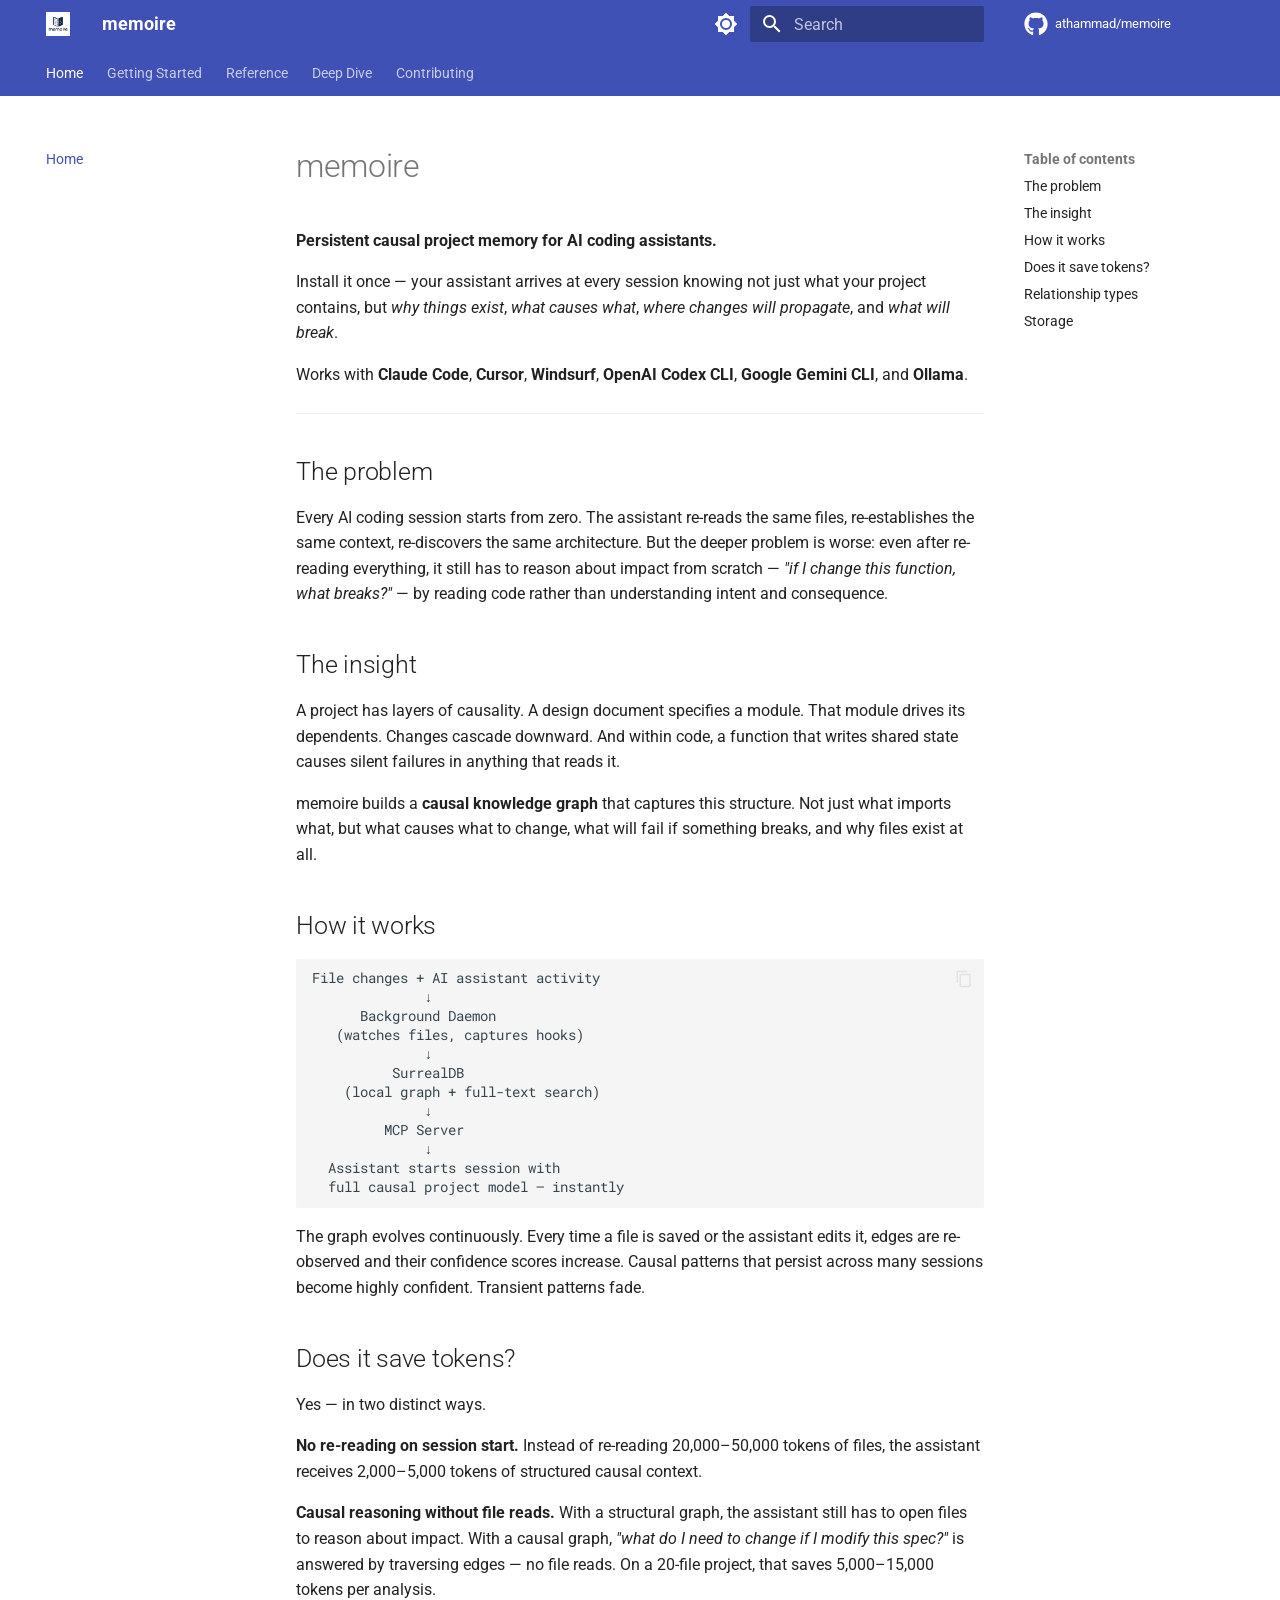
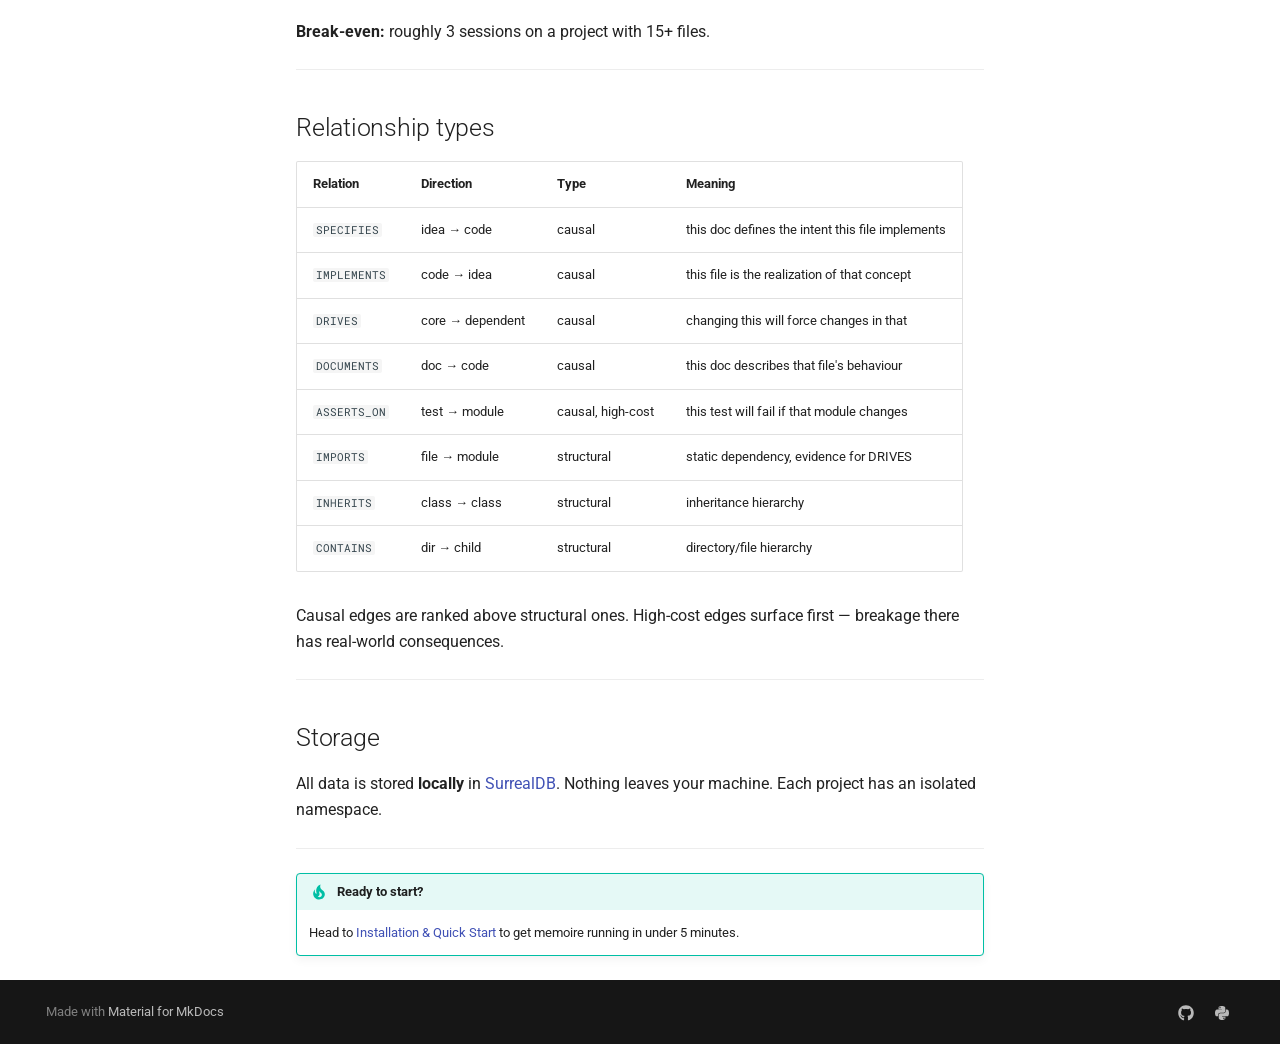
<file: index.html>
<!doctype html>
<html lang="en" class="no-js">
  <head>
    
      <meta charset="utf-8">
      <meta name="viewport" content="width=device-width,initial-scale=1">
      
        <meta name="description" content="Persistent causal project memory for AI coding assistants">
      
      
      
        <link rel="canonical" href="https://athammad.github.io/memoire/">
      
      
      
        <link rel="next" href="quickstart/">
      
      
        
      
      
      <link rel="icon" href="assets/logo.png">
      <meta name="generator" content="mkdocs-1.6.1, mkdocs-material-9.7.6">
    
    
      
        <title>memoire</title>
      
    
    
      <link rel="stylesheet" href="assets/stylesheets/main.484c7ddc.min.css">
      
        
        <link rel="stylesheet" href="assets/stylesheets/palette.ab4e12ef.min.css">
      
      


    
    
      
    
    
      
        
        
        <link rel="preconnect" href="https://fonts.gstatic.com" crossorigin>
        <link rel="stylesheet" href="https://fonts.googleapis.com/css?family=Roboto:300,300i,400,400i,700,700i%7CRoboto+Mono:400,400i,700,700i&display=fallback">
        <style>:root{--md-text-font:"Roboto";--md-code-font:"Roboto Mono"}</style>
      
    
    
    <script>__md_scope=new URL(".",location),__md_hash=e=>[...e].reduce(((e,_)=>(e<<5)-e+_.charCodeAt(0)),0),__md_get=(e,_=localStorage,t=__md_scope)=>JSON.parse(_.getItem(t.pathname+"."+e)),__md_set=(e,_,t=localStorage,a=__md_scope)=>{try{t.setItem(a.pathname+"."+e,JSON.stringify(_))}catch(e){}}</script>
    
      

    
    
  </head>
  
  
    
    
      
    
    
    
    
    <body dir="ltr" data-md-color-scheme="default" data-md-color-primary="indigo" data-md-color-accent="indigo">
  
    
    <input class="md-toggle" data-md-toggle="drawer" type="checkbox" id="__drawer" autocomplete="off">
    <input class="md-toggle" data-md-toggle="search" type="checkbox" id="__search" autocomplete="off">
    <label class="md-overlay" for="__drawer"></label>
    <div data-md-component="skip">
      
        
        <a href="#memoire" class="md-skip">
          Skip to content
        </a>
      
    </div>
    <div data-md-component="announce">
      
    </div>
    
    
      

<header class="md-header" data-md-component="header">
  <nav class="md-header__inner md-grid" aria-label="Header">
    <a href="." title="memoire" class="md-header__button md-logo" aria-label="memoire" data-md-component="logo">
      
  <img src="assets/logo.png" alt="logo">

    </a>
    <label class="md-header__button md-icon" for="__drawer">
      
      <svg xmlns="http://www.w3.org/2000/svg" viewBox="0 0 24 24"><path d="M3 6h18v2H3zm0 5h18v2H3zm0 5h18v2H3z"/></svg>
    </label>
    <div class="md-header__title" data-md-component="header-title">
      <div class="md-header__ellipsis">
        <div class="md-header__topic">
          <span class="md-ellipsis">
            memoire
          </span>
        </div>
        <div class="md-header__topic" data-md-component="header-topic">
          <span class="md-ellipsis">
            
              Home
            
          </span>
        </div>
      </div>
    </div>
    
      
        <form class="md-header__option" data-md-component="palette">
  
    
    
    
    <input class="md-option" data-md-color-media="" data-md-color-scheme="default" data-md-color-primary="indigo" data-md-color-accent="indigo"  aria-label="Switch to dark mode"  type="radio" name="__palette" id="__palette_0">
    
      <label class="md-header__button md-icon" title="Switch to dark mode" for="__palette_1" hidden>
        <svg xmlns="http://www.w3.org/2000/svg" viewBox="0 0 24 24"><path d="M12 8a4 4 0 0 0-4 4 4 4 0 0 0 4 4 4 4 0 0 0 4-4 4 4 0 0 0-4-4m0 10a6 6 0 0 1-6-6 6 6 0 0 1 6-6 6 6 0 0 1 6 6 6 6 0 0 1-6 6m8-9.31V4h-4.69L12 .69 8.69 4H4v4.69L.69 12 4 15.31V20h4.69L12 23.31 15.31 20H20v-4.69L23.31 12z"/></svg>
      </label>
    
  
    
    
    
    <input class="md-option" data-md-color-media="" data-md-color-scheme="slate" data-md-color-primary="indigo" data-md-color-accent="indigo"  aria-label="Switch to light mode"  type="radio" name="__palette" id="__palette_1">
    
      <label class="md-header__button md-icon" title="Switch to light mode" for="__palette_0" hidden>
        <svg xmlns="http://www.w3.org/2000/svg" viewBox="0 0 24 24"><path d="M12 18c-.89 0-1.74-.2-2.5-.55C11.56 16.5 13 14.42 13 12s-1.44-4.5-3.5-5.45C10.26 6.2 11.11 6 12 6a6 6 0 0 1 6 6 6 6 0 0 1-6 6m8-9.31V4h-4.69L12 .69 8.69 4H4v4.69L.69 12 4 15.31V20h4.69L12 23.31 15.31 20H20v-4.69L23.31 12z"/></svg>
      </label>
    
  
</form>
      
    
    
      <script>var palette=__md_get("__palette");if(palette&&palette.color){if("(prefers-color-scheme)"===palette.color.media){var media=matchMedia("(prefers-color-scheme: light)"),input=document.querySelector(media.matches?"[data-md-color-media='(prefers-color-scheme: light)']":"[data-md-color-media='(prefers-color-scheme: dark)']");palette.color.media=input.getAttribute("data-md-color-media"),palette.color.scheme=input.getAttribute("data-md-color-scheme"),palette.color.primary=input.getAttribute("data-md-color-primary"),palette.color.accent=input.getAttribute("data-md-color-accent")}for(var[key,value]of Object.entries(palette.color))document.body.setAttribute("data-md-color-"+key,value)}</script>
    
    
    
      
      
        <label class="md-header__button md-icon" for="__search">
          
          <svg xmlns="http://www.w3.org/2000/svg" viewBox="0 0 24 24"><path d="M9.5 3A6.5 6.5 0 0 1 16 9.5c0 1.61-.59 3.09-1.56 4.23l.27.27h.79l5 5-1.5 1.5-5-5v-.79l-.27-.27A6.52 6.52 0 0 1 9.5 16 6.5 6.5 0 0 1 3 9.5 6.5 6.5 0 0 1 9.5 3m0 2C7 5 5 7 5 9.5S7 14 9.5 14 14 12 14 9.5 12 5 9.5 5"/></svg>
        </label>
        <div class="md-search" data-md-component="search" role="dialog">
  <label class="md-search__overlay" for="__search"></label>
  <div class="md-search__inner" role="search">
    <form class="md-search__form" name="search">
      <input type="text" class="md-search__input" name="query" aria-label="Search" placeholder="Search" autocapitalize="off" autocorrect="off" autocomplete="off" spellcheck="false" data-md-component="search-query" required>
      <label class="md-search__icon md-icon" for="__search">
        
        <svg xmlns="http://www.w3.org/2000/svg" viewBox="0 0 24 24"><path d="M9.5 3A6.5 6.5 0 0 1 16 9.5c0 1.61-.59 3.09-1.56 4.23l.27.27h.79l5 5-1.5 1.5-5-5v-.79l-.27-.27A6.52 6.52 0 0 1 9.5 16 6.5 6.5 0 0 1 3 9.5 6.5 6.5 0 0 1 9.5 3m0 2C7 5 5 7 5 9.5S7 14 9.5 14 14 12 14 9.5 12 5 9.5 5"/></svg>
        
        <svg xmlns="http://www.w3.org/2000/svg" viewBox="0 0 24 24"><path d="M20 11v2H8l5.5 5.5-1.42 1.42L4.16 12l7.92-7.92L13.5 5.5 8 11z"/></svg>
      </label>
      <nav class="md-search__options" aria-label="Search">
        
        <button type="reset" class="md-search__icon md-icon" title="Clear" aria-label="Clear" tabindex="-1">
          
          <svg xmlns="http://www.w3.org/2000/svg" viewBox="0 0 24 24"><path d="M19 6.41 17.59 5 12 10.59 6.41 5 5 6.41 10.59 12 5 17.59 6.41 19 12 13.41 17.59 19 19 17.59 13.41 12z"/></svg>
        </button>
      </nav>
      
        <div class="md-search__suggest" data-md-component="search-suggest"></div>
      
    </form>
    <div class="md-search__output">
      <div class="md-search__scrollwrap" tabindex="0" data-md-scrollfix>
        <div class="md-search-result" data-md-component="search-result">
          <div class="md-search-result__meta">
            Initializing search
          </div>
          <ol class="md-search-result__list" role="presentation"></ol>
        </div>
      </div>
    </div>
  </div>
</div>
      
    
    
      <div class="md-header__source">
        <a href="https://github.com/athammad/memoire" title="Go to repository" class="md-source" data-md-component="source">
  <div class="md-source__icon md-icon">
    
    <svg xmlns="http://www.w3.org/2000/svg" viewBox="0 0 512 512"><!--! Font Awesome Free 7.1.0 by @fontawesome - https://fontawesome.com License - https://fontawesome.com/license/free (Icons: CC BY 4.0, Fonts: SIL OFL 1.1, Code: MIT License) Copyright 2025 Fonticons, Inc.--><path d="M173.9 397.4c0 2-2.3 3.6-5.2 3.6-3.3.3-5.6-1.3-5.6-3.6 0-2 2.3-3.6 5.2-3.6 3-.3 5.6 1.3 5.6 3.6m-31.1-4.5c-.7 2 1.3 4.3 4.3 4.9 2.6 1 5.6 0 6.2-2s-1.3-4.3-4.3-5.2c-2.6-.7-5.5.3-6.2 2.3m44.2-1.7c-2.9.7-4.9 2.6-4.6 4.9.3 2 2.9 3.3 5.9 2.6 2.9-.7 4.9-2.6 4.6-4.6-.3-1.9-3-3.2-5.9-2.9M252.8 8C114.1 8 8 113.3 8 252c0 110.9 69.8 205.8 169.5 239.2 12.8 2.3 17.3-5.6 17.3-12.1 0-6.2-.3-40.4-.3-61.4 0 0-70 15-84.7-29.8 0 0-11.4-29.1-27.8-36.6 0 0-22.9-15.7 1.6-15.4 0 0 24.9 2 38.6 25.8 21.9 38.6 58.6 27.5 72.9 20.9 2.3-16 8.8-27.1 16-33.7-55.9-6.2-112.3-14.3-112.3-110.5 0-27.5 7.6-41.3 23.6-58.9-2.6-6.5-11.1-33.3 2.6-67.9 20.9-6.5 69 27 69 27 20-5.6 41.5-8.5 62.8-8.5s42.8 2.9 62.8 8.5c0 0 48.1-33.6 69-27 13.7 34.7 5.2 61.4 2.6 67.9 16 17.7 25.8 31.5 25.8 58.9 0 96.5-58.9 104.2-114.8 110.5 9.2 7.9 17 22.9 17 46.4 0 33.7-.3 75.4-.3 83.6 0 6.5 4.6 14.4 17.3 12.1C436.2 457.8 504 362.9 504 252 504 113.3 391.5 8 252.8 8M105.2 352.9c-1.3 1-1 3.3.7 5.2 1.6 1.6 3.9 2.3 5.2 1 1.3-1 1-3.3-.7-5.2-1.6-1.6-3.9-2.3-5.2-1m-10.8-8.1c-.7 1.3.3 2.9 2.3 3.9 1.6 1 3.6.7 4.3-.7.7-1.3-.3-2.9-2.3-3.9-2-.6-3.6-.3-4.3.7m32.4 35.6c-1.6 1.3-1 4.3 1.3 6.2 2.3 2.3 5.2 2.6 6.5 1 1.3-1.3.7-4.3-1.3-6.2-2.2-2.3-5.2-2.6-6.5-1m-11.4-14.7c-1.6 1-1.6 3.6 0 5.9s4.3 3.3 5.6 2.3c1.6-1.3 1.6-3.9 0-6.2-1.4-2.3-4-3.3-5.6-2"/></svg>
  </div>
  <div class="md-source__repository">
    athammad/memoire
  </div>
</a>
      </div>
    
  </nav>
  
</header>
    
    <div class="md-container" data-md-component="container">
      
      
        
          
            
<nav class="md-tabs" aria-label="Tabs" data-md-component="tabs">
  <div class="md-grid">
    <ul class="md-tabs__list">
      
        
  
  
  
    
  
  
    <li class="md-tabs__item md-tabs__item--active">
      <a href="." class="md-tabs__link">
        
  
  
    
  
  Home

      </a>
    </li>
  

      
        
  
  
  
  
    
    
      <li class="md-tabs__item">
        <a href="quickstart/" class="md-tabs__link">
          
  
  
  Getting Started

        </a>
      </li>
    
  

      
        
  
  
  
  
    
    
      <li class="md-tabs__item">
        <a href="languages/" class="md-tabs__link">
          
  
  
  Reference

        </a>
      </li>
    
  

      
        
  
  
  
  
    
    
      <li class="md-tabs__item">
        <a href="theory/" class="md-tabs__link">
          
  
  
  Deep Dive

        </a>
      </li>
    
  

      
        
  
  
  
  
    <li class="md-tabs__item">
      <a href="contributing/" class="md-tabs__link">
        
  
  
    
  
  Contributing

      </a>
    </li>
  

      
    </ul>
  </div>
</nav>
          
        
      
      <main class="md-main" data-md-component="main">
        <div class="md-main__inner md-grid">
          
            
              
              <div class="md-sidebar md-sidebar--primary" data-md-component="sidebar" data-md-type="navigation" >
                <div class="md-sidebar__scrollwrap">
                  <div class="md-sidebar__inner">
                    


  


<nav class="md-nav md-nav--primary md-nav--lifted" aria-label="Navigation" data-md-level="0">
  <label class="md-nav__title" for="__drawer">
    <a href="." title="memoire" class="md-nav__button md-logo" aria-label="memoire" data-md-component="logo">
      
  <img src="assets/logo.png" alt="logo">

    </a>
    memoire
  </label>
  
    <div class="md-nav__source">
      <a href="https://github.com/athammad/memoire" title="Go to repository" class="md-source" data-md-component="source">
  <div class="md-source__icon md-icon">
    
    <svg xmlns="http://www.w3.org/2000/svg" viewBox="0 0 512 512"><!--! Font Awesome Free 7.1.0 by @fontawesome - https://fontawesome.com License - https://fontawesome.com/license/free (Icons: CC BY 4.0, Fonts: SIL OFL 1.1, Code: MIT License) Copyright 2025 Fonticons, Inc.--><path d="M173.9 397.4c0 2-2.3 3.6-5.2 3.6-3.3.3-5.6-1.3-5.6-3.6 0-2 2.3-3.6 5.2-3.6 3-.3 5.6 1.3 5.6 3.6m-31.1-4.5c-.7 2 1.3 4.3 4.3 4.9 2.6 1 5.6 0 6.2-2s-1.3-4.3-4.3-5.2c-2.6-.7-5.5.3-6.2 2.3m44.2-1.7c-2.9.7-4.9 2.6-4.6 4.9.3 2 2.9 3.3 5.9 2.6 2.9-.7 4.9-2.6 4.6-4.6-.3-1.9-3-3.2-5.9-2.9M252.8 8C114.1 8 8 113.3 8 252c0 110.9 69.8 205.8 169.5 239.2 12.8 2.3 17.3-5.6 17.3-12.1 0-6.2-.3-40.4-.3-61.4 0 0-70 15-84.7-29.8 0 0-11.4-29.1-27.8-36.6 0 0-22.9-15.7 1.6-15.4 0 0 24.9 2 38.6 25.8 21.9 38.6 58.6 27.5 72.9 20.9 2.3-16 8.8-27.1 16-33.7-55.9-6.2-112.3-14.3-112.3-110.5 0-27.5 7.6-41.3 23.6-58.9-2.6-6.5-11.1-33.3 2.6-67.9 20.9-6.5 69 27 69 27 20-5.6 41.5-8.5 62.8-8.5s42.8 2.9 62.8 8.5c0 0 48.1-33.6 69-27 13.7 34.7 5.2 61.4 2.6 67.9 16 17.7 25.8 31.5 25.8 58.9 0 96.5-58.9 104.2-114.8 110.5 9.2 7.9 17 22.9 17 46.4 0 33.7-.3 75.4-.3 83.6 0 6.5 4.6 14.4 17.3 12.1C436.2 457.8 504 362.9 504 252 504 113.3 391.5 8 252.8 8M105.2 352.9c-1.3 1-1 3.3.7 5.2 1.6 1.6 3.9 2.3 5.2 1 1.3-1 1-3.3-.7-5.2-1.6-1.6-3.9-2.3-5.2-1m-10.8-8.1c-.7 1.3.3 2.9 2.3 3.9 1.6 1 3.6.7 4.3-.7.7-1.3-.3-2.9-2.3-3.9-2-.6-3.6-.3-4.3.7m32.4 35.6c-1.6 1.3-1 4.3 1.3 6.2 2.3 2.3 5.2 2.6 6.5 1 1.3-1.3.7-4.3-1.3-6.2-2.2-2.3-5.2-2.6-6.5-1m-11.4-14.7c-1.6 1-1.6 3.6 0 5.9s4.3 3.3 5.6 2.3c1.6-1.3 1.6-3.9 0-6.2-1.4-2.3-4-3.3-5.6-2"/></svg>
  </div>
  <div class="md-source__repository">
    athammad/memoire
  </div>
</a>
    </div>
  
  <ul class="md-nav__list" data-md-scrollfix>
    
      
      
  
  
    
  
  
  
    <li class="md-nav__item md-nav__item--active">
      
      <input class="md-nav__toggle md-toggle" type="checkbox" id="__toc">
      
      
        
      
      
        <label class="md-nav__link md-nav__link--active" for="__toc">
          
  
  
  <span class="md-ellipsis">
    
  
    Home
  

    
  </span>
  
  

          <span class="md-nav__icon md-icon"></span>
        </label>
      
      <a href="." class="md-nav__link md-nav__link--active">
        
  
  
  <span class="md-ellipsis">
    
  
    Home
  

    
  </span>
  
  

      </a>
      
        

<nav class="md-nav md-nav--secondary" aria-label="Table of contents">
  
  
  
    
  
  
    <label class="md-nav__title" for="__toc">
      <span class="md-nav__icon md-icon"></span>
      Table of contents
    </label>
    <ul class="md-nav__list" data-md-component="toc" data-md-scrollfix>
      
        <li class="md-nav__item">
  <a href="#the-problem" class="md-nav__link">
    <span class="md-ellipsis">
      
        The problem
      
    </span>
  </a>
  
</li>
      
        <li class="md-nav__item">
  <a href="#the-insight" class="md-nav__link">
    <span class="md-ellipsis">
      
        The insight
      
    </span>
  </a>
  
</li>
      
        <li class="md-nav__item">
  <a href="#how-it-works" class="md-nav__link">
    <span class="md-ellipsis">
      
        How it works
      
    </span>
  </a>
  
</li>
      
        <li class="md-nav__item">
  <a href="#does-it-save-tokens" class="md-nav__link">
    <span class="md-ellipsis">
      
        Does it save tokens?
      
    </span>
  </a>
  
</li>
      
        <li class="md-nav__item">
  <a href="#relationship-types" class="md-nav__link">
    <span class="md-ellipsis">
      
        Relationship types
      
    </span>
  </a>
  
</li>
      
        <li class="md-nav__item">
  <a href="#storage" class="md-nav__link">
    <span class="md-ellipsis">
      
        Storage
      
    </span>
  </a>
  
</li>
      
    </ul>
  
</nav>
      
    </li>
  

    
      
      
  
  
  
  
    
    
    
    
      
      
        
      
    
    
    <li class="md-nav__item md-nav__item--nested">
      
        
        
        <input class="md-nav__toggle md-toggle " type="checkbox" id="__nav_2" >
        
          
          <label class="md-nav__link" for="__nav_2" id="__nav_2_label" tabindex="0">
            
  
  
  <span class="md-ellipsis">
    
  
    Getting Started
  

    
  </span>
  
  

            <span class="md-nav__icon md-icon"></span>
          </label>
        
        <nav class="md-nav" data-md-level="1" aria-labelledby="__nav_2_label" aria-expanded="false">
          <label class="md-nav__title" for="__nav_2">
            <span class="md-nav__icon md-icon"></span>
            
  
    Getting Started
  

          </label>
          <ul class="md-nav__list" data-md-scrollfix>
            
              
                
  
  
  
  
    <li class="md-nav__item">
      <a href="quickstart/" class="md-nav__link">
        
  
  
  <span class="md-ellipsis">
    
  
    Installation & Quick Start
  

    
  </span>
  
  

      </a>
    </li>
  

              
            
              
                
  
  
  
  
    <li class="md-nav__item">
      <a href="providers/" class="md-nav__link">
        
  
  
  <span class="md-ellipsis">
    
  
    Provider Setup
  

    
  </span>
  
  

      </a>
    </li>
  

              
            
          </ul>
        </nav>
      
    </li>
  

    
      
      
  
  
  
  
    
    
    
    
      
      
        
      
    
    
    <li class="md-nav__item md-nav__item--nested">
      
        
        
        <input class="md-nav__toggle md-toggle " type="checkbox" id="__nav_3" >
        
          
          <label class="md-nav__link" for="__nav_3" id="__nav_3_label" tabindex="0">
            
  
  
  <span class="md-ellipsis">
    
  
    Reference
  

    
  </span>
  
  

            <span class="md-nav__icon md-icon"></span>
          </label>
        
        <nav class="md-nav" data-md-level="1" aria-labelledby="__nav_3_label" aria-expanded="false">
          <label class="md-nav__title" for="__nav_3">
            <span class="md-nav__icon md-icon"></span>
            
  
    Reference
  

          </label>
          <ul class="md-nav__list" data-md-scrollfix>
            
              
                
  
  
  
  
    <li class="md-nav__item">
      <a href="languages/" class="md-nav__link">
        
  
  
  <span class="md-ellipsis">
    
  
    Language Support
  

    
  </span>
  
  

      </a>
    </li>
  

              
            
              
                
  
  
  
  
    <li class="md-nav__item">
      <a href="mcp/" class="md-nav__link">
        
  
  
  <span class="md-ellipsis">
    
  
    MCP Tools
  

    
  </span>
  
  

      </a>
    </li>
  

              
            
          </ul>
        </nav>
      
    </li>
  

    
      
      
  
  
  
  
    
    
    
    
      
      
        
      
    
    
    <li class="md-nav__item md-nav__item--nested">
      
        
        
        <input class="md-nav__toggle md-toggle " type="checkbox" id="__nav_4" >
        
          
          <label class="md-nav__link" for="__nav_4" id="__nav_4_label" tabindex="0">
            
  
  
  <span class="md-ellipsis">
    
  
    Deep Dive
  

    
  </span>
  
  

            <span class="md-nav__icon md-icon"></span>
          </label>
        
        <nav class="md-nav" data-md-level="1" aria-labelledby="__nav_4_label" aria-expanded="false">
          <label class="md-nav__title" for="__nav_4">
            <span class="md-nav__icon md-icon"></span>
            
  
    Deep Dive
  

          </label>
          <ul class="md-nav__list" data-md-scrollfix>
            
              
                
  
  
  
  
    <li class="md-nav__item">
      <a href="theory/" class="md-nav__link">
        
  
  
  <span class="md-ellipsis">
    
  
    Theory
  

    
  </span>
  
  

      </a>
    </li>
  

              
            
              
                
  
  
  
  
    <li class="md-nav__item">
      <a href="design/" class="md-nav__link">
        
  
  
  <span class="md-ellipsis">
    
  
    Design
  

    
  </span>
  
  

      </a>
    </li>
  

              
            
              
                
  
  
  
  
    <li class="md-nav__item">
      <a href="benchmark/" class="md-nav__link">
        
  
  
  <span class="md-ellipsis">
    
  
    Benchmark
  

    
  </span>
  
  

      </a>
    </li>
  

              
            
          </ul>
        </nav>
      
    </li>
  

    
      
      
  
  
  
  
    <li class="md-nav__item">
      <a href="contributing/" class="md-nav__link">
        
  
  
  <span class="md-ellipsis">
    
  
    Contributing
  

    
  </span>
  
  

      </a>
    </li>
  

    
  </ul>
</nav>
                  </div>
                </div>
              </div>
            
            
              
              <div class="md-sidebar md-sidebar--secondary" data-md-component="sidebar" data-md-type="toc" >
                <div class="md-sidebar__scrollwrap">
                  <div class="md-sidebar__inner">
                    

<nav class="md-nav md-nav--secondary" aria-label="Table of contents">
  
  
  
    
  
  
    <label class="md-nav__title" for="__toc">
      <span class="md-nav__icon md-icon"></span>
      Table of contents
    </label>
    <ul class="md-nav__list" data-md-component="toc" data-md-scrollfix>
      
        <li class="md-nav__item">
  <a href="#the-problem" class="md-nav__link">
    <span class="md-ellipsis">
      
        The problem
      
    </span>
  </a>
  
</li>
      
        <li class="md-nav__item">
  <a href="#the-insight" class="md-nav__link">
    <span class="md-ellipsis">
      
        The insight
      
    </span>
  </a>
  
</li>
      
        <li class="md-nav__item">
  <a href="#how-it-works" class="md-nav__link">
    <span class="md-ellipsis">
      
        How it works
      
    </span>
  </a>
  
</li>
      
        <li class="md-nav__item">
  <a href="#does-it-save-tokens" class="md-nav__link">
    <span class="md-ellipsis">
      
        Does it save tokens?
      
    </span>
  </a>
  
</li>
      
        <li class="md-nav__item">
  <a href="#relationship-types" class="md-nav__link">
    <span class="md-ellipsis">
      
        Relationship types
      
    </span>
  </a>
  
</li>
      
        <li class="md-nav__item">
  <a href="#storage" class="md-nav__link">
    <span class="md-ellipsis">
      
        Storage
      
    </span>
  </a>
  
</li>
      
    </ul>
  
</nav>
                  </div>
                </div>
              </div>
            
          
          
            <div class="md-content" data-md-component="content">
              
              <article class="md-content__inner md-typeset">
                
                  


  
  


<h1 id="memoire">memoire<a class="headerlink" href="#memoire" title="Permanent link">&para;</a></h1>
<p><strong>Persistent causal project memory for AI coding assistants.</strong></p>
<p>Install it once — your assistant arrives at every session knowing not just what your project contains, but <em>why things exist</em>, <em>what causes what</em>, <em>where changes will propagate</em>, and <em>what will break</em>.</p>
<p>Works with <strong>Claude Code</strong>, <strong>Cursor</strong>, <strong>Windsurf</strong>, <strong>OpenAI Codex CLI</strong>, <strong>Google Gemini CLI</strong>, and <strong>Ollama</strong>.</p>
<hr />
<h2 id="the-problem">The problem<a class="headerlink" href="#the-problem" title="Permanent link">&para;</a></h2>
<p>Every AI coding session starts from zero. The assistant re-reads the same files, re-establishes the same context, re-discovers the same architecture. But the deeper problem is worse: even after re-reading everything, it still has to reason about impact from scratch — <em>"if I change this function, what breaks?"</em> — by reading code rather than understanding intent and consequence.</p>
<h2 id="the-insight">The insight<a class="headerlink" href="#the-insight" title="Permanent link">&para;</a></h2>
<p>A project has layers of causality. A design document specifies a module. That module drives its dependents. Changes cascade downward. And within code, a function that writes shared state causes silent failures in anything that reads it.</p>
<p>memoire builds a <strong>causal knowledge graph</strong> that captures this structure. Not just what imports what, but what causes what to change, what will fail if something breaks, and why files exist at all.</p>
<h2 id="how-it-works">How it works<a class="headerlink" href="#how-it-works" title="Permanent link">&para;</a></h2>
<div class="highlight"><pre><span></span><code><a id="__codelineno-0-1" name="__codelineno-0-1" href="#__codelineno-0-1"></a>File changes + AI assistant activity
<a id="__codelineno-0-2" name="__codelineno-0-2" href="#__codelineno-0-2"></a>              ↓
<a id="__codelineno-0-3" name="__codelineno-0-3" href="#__codelineno-0-3"></a>      Background Daemon
<a id="__codelineno-0-4" name="__codelineno-0-4" href="#__codelineno-0-4"></a>   (watches files, captures hooks)
<a id="__codelineno-0-5" name="__codelineno-0-5" href="#__codelineno-0-5"></a>              ↓
<a id="__codelineno-0-6" name="__codelineno-0-6" href="#__codelineno-0-6"></a>          SurrealDB
<a id="__codelineno-0-7" name="__codelineno-0-7" href="#__codelineno-0-7"></a>    (local graph + full-text search)
<a id="__codelineno-0-8" name="__codelineno-0-8" href="#__codelineno-0-8"></a>              ↓
<a id="__codelineno-0-9" name="__codelineno-0-9" href="#__codelineno-0-9"></a>         MCP Server
<a id="__codelineno-0-10" name="__codelineno-0-10" href="#__codelineno-0-10"></a>              ↓
<a id="__codelineno-0-11" name="__codelineno-0-11" href="#__codelineno-0-11"></a>  Assistant starts session with
<a id="__codelineno-0-12" name="__codelineno-0-12" href="#__codelineno-0-12"></a>  full causal project model — instantly
</code></pre></div>
<p>The graph evolves continuously. Every time a file is saved or the assistant edits it, edges are re-observed and their confidence scores increase. Causal patterns that persist across many sessions become highly confident. Transient patterns fade.</p>
<h2 id="does-it-save-tokens">Does it save tokens?<a class="headerlink" href="#does-it-save-tokens" title="Permanent link">&para;</a></h2>
<p>Yes — in two distinct ways.</p>
<p><strong>No re-reading on session start.</strong> Instead of re-reading 20,000–50,000 tokens of files, the assistant receives 2,000–5,000 tokens of structured causal context.</p>
<p><strong>Causal reasoning without file reads.</strong> With a structural graph, the assistant still has to open files to reason about impact. With a causal graph, <em>"what do I need to change if I modify this spec?"</em> is answered by traversing edges — no file reads. On a 20-file project, that saves 5,000–15,000 tokens per analysis.</p>
<p><strong>Break-even:</strong> roughly 3 sessions on a project with 15+ files.</p>
<hr />
<h2 id="relationship-types">Relationship types<a class="headerlink" href="#relationship-types" title="Permanent link">&para;</a></h2>
<table>
<thead>
<tr>
<th>Relation</th>
<th>Direction</th>
<th>Type</th>
<th>Meaning</th>
</tr>
</thead>
<tbody>
<tr>
<td><code>SPECIFIES</code></td>
<td>idea → code</td>
<td>causal</td>
<td>this doc defines the intent this file implements</td>
</tr>
<tr>
<td><code>IMPLEMENTS</code></td>
<td>code → idea</td>
<td>causal</td>
<td>this file is the realization of that concept</td>
</tr>
<tr>
<td><code>DRIVES</code></td>
<td>core → dependent</td>
<td>causal</td>
<td>changing this will force changes in that</td>
</tr>
<tr>
<td><code>DOCUMENTS</code></td>
<td>doc → code</td>
<td>causal</td>
<td>this doc describes that file's behaviour</td>
</tr>
<tr>
<td><code>ASSERTS_ON</code></td>
<td>test → module</td>
<td>causal, high-cost</td>
<td>this test will fail if that module changes</td>
</tr>
<tr>
<td><code>IMPORTS</code></td>
<td>file → module</td>
<td>structural</td>
<td>static dependency, evidence for DRIVES</td>
</tr>
<tr>
<td><code>INHERITS</code></td>
<td>class → class</td>
<td>structural</td>
<td>inheritance hierarchy</td>
</tr>
<tr>
<td><code>CONTAINS</code></td>
<td>dir → child</td>
<td>structural</td>
<td>directory/file hierarchy</td>
</tr>
</tbody>
</table>
<p>Causal edges are ranked above structural ones. High-cost edges surface first — breakage there has real-world consequences.</p>
<hr />
<h2 id="storage">Storage<a class="headerlink" href="#storage" title="Permanent link">&para;</a></h2>
<p>All data is stored <strong>locally</strong> in <a href="https://surrealdb.com">SurrealDB</a>. Nothing leaves your machine. Each project has an isolated namespace.</p>
<hr />
<div class="admonition tip">
<p class="admonition-title">Ready to start?</p>
<p>Head to <a href="quickstart/">Installation &amp; Quick Start</a> to get memoire running in under 5 minutes.</p>
</div>












                
              </article>
            </div>
          
          
<script>var target=document.getElementById(location.hash.slice(1));target&&target.name&&(target.checked=target.name.startsWith("__tabbed_"))</script>
        </div>
        
          <button type="button" class="md-top md-icon" data-md-component="top" hidden>
  
  <svg xmlns="http://www.w3.org/2000/svg" viewBox="0 0 24 24"><path d="M13 20h-2V8l-5.5 5.5-1.42-1.42L12 4.16l7.92 7.92-1.42 1.42L13 8z"/></svg>
  Back to top
</button>
        
      </main>
      
        <footer class="md-footer">
  
  <div class="md-footer-meta md-typeset">
    <div class="md-footer-meta__inner md-grid">
      <div class="md-copyright">
  
  
    Made with
    <a href="https://squidfunk.github.io/mkdocs-material/" target="_blank" rel="noopener">
      Material for MkDocs
    </a>
  
</div>
      
        
<div class="md-social">
  
    
    
    
    
      
      
    
    <a href="https://github.com/athammad/memoire" target="_blank" rel="noopener" title="github.com" class="md-social__link">
      <svg xmlns="http://www.w3.org/2000/svg" viewBox="0 0 512 512"><!--! Font Awesome Free 7.1.0 by @fontawesome - https://fontawesome.com License - https://fontawesome.com/license/free (Icons: CC BY 4.0, Fonts: SIL OFL 1.1, Code: MIT License) Copyright 2025 Fonticons, Inc.--><path d="M173.9 397.4c0 2-2.3 3.6-5.2 3.6-3.3.3-5.6-1.3-5.6-3.6 0-2 2.3-3.6 5.2-3.6 3-.3 5.6 1.3 5.6 3.6m-31.1-4.5c-.7 2 1.3 4.3 4.3 4.9 2.6 1 5.6 0 6.2-2s-1.3-4.3-4.3-5.2c-2.6-.7-5.5.3-6.2 2.3m44.2-1.7c-2.9.7-4.9 2.6-4.6 4.9.3 2 2.9 3.3 5.9 2.6 2.9-.7 4.9-2.6 4.6-4.6-.3-1.9-3-3.2-5.9-2.9M252.8 8C114.1 8 8 113.3 8 252c0 110.9 69.8 205.8 169.5 239.2 12.8 2.3 17.3-5.6 17.3-12.1 0-6.2-.3-40.4-.3-61.4 0 0-70 15-84.7-29.8 0 0-11.4-29.1-27.8-36.6 0 0-22.9-15.7 1.6-15.4 0 0 24.9 2 38.6 25.8 21.9 38.6 58.6 27.5 72.9 20.9 2.3-16 8.8-27.1 16-33.7-55.9-6.2-112.3-14.3-112.3-110.5 0-27.5 7.6-41.3 23.6-58.9-2.6-6.5-11.1-33.3 2.6-67.9 20.9-6.5 69 27 69 27 20-5.6 41.5-8.5 62.8-8.5s42.8 2.9 62.8 8.5c0 0 48.1-33.6 69-27 13.7 34.7 5.2 61.4 2.6 67.9 16 17.7 25.8 31.5 25.8 58.9 0 96.5-58.9 104.2-114.8 110.5 9.2 7.9 17 22.9 17 46.4 0 33.7-.3 75.4-.3 83.6 0 6.5 4.6 14.4 17.3 12.1C436.2 457.8 504 362.9 504 252 504 113.3 391.5 8 252.8 8M105.2 352.9c-1.3 1-1 3.3.7 5.2 1.6 1.6 3.9 2.3 5.2 1 1.3-1 1-3.3-.7-5.2-1.6-1.6-3.9-2.3-5.2-1m-10.8-8.1c-.7 1.3.3 2.9 2.3 3.9 1.6 1 3.6.7 4.3-.7.7-1.3-.3-2.9-2.3-3.9-2-.6-3.6-.3-4.3.7m32.4 35.6c-1.6 1.3-1 4.3 1.3 6.2 2.3 2.3 5.2 2.6 6.5 1 1.3-1.3.7-4.3-1.3-6.2-2.2-2.3-5.2-2.6-6.5-1m-11.4-14.7c-1.6 1-1.6 3.6 0 5.9s4.3 3.3 5.6 2.3c1.6-1.3 1.6-3.9 0-6.2-1.4-2.3-4-3.3-5.6-2"/></svg>
    </a>
  
    
    
    
    
      
      
    
    <a href="https://pypi.org/project/memoire-ai" target="_blank" rel="noopener" title="pypi.org" class="md-social__link">
      <svg xmlns="http://www.w3.org/2000/svg" viewBox="0 0 448 512"><!--! Font Awesome Free 7.1.0 by @fontawesome - https://fontawesome.com License - https://fontawesome.com/license/free (Icons: CC BY 4.0, Fonts: SIL OFL 1.1, Code: MIT License) Copyright 2025 Fonticons, Inc.--><path d="M439.8 200.5c-7.7-30.9-22.3-54.2-53.4-54.2h-40.1v47.4c0 36.8-31.2 67.8-66.8 67.8H172.7c-29.2 0-53.4 25-53.4 54.3v101.8c0 29 25.2 46 53.4 54.3 33.8 9.9 66.3 11.7 106.8 0 26.9-7.8 53.4-23.5 53.4-54.3v-40.7H226.2v-13.6h160.2c31.1 0 42.6-21.7 53.4-54.2 11.2-33.5 10.7-65.7 0-108.6M286.2 444.7a20.4 20.4 0 1 1 0-40.7 20.4 20.4 0 1 1 0 40.7M167.8 248.1h106.8c29.7 0 53.4-24.5 53.4-54.3V91.9c0-29-24.4-50.7-53.4-55.6-35.8-5.9-74.7-5.6-106.8.1-45.2 8-53.4 24.7-53.4 55.6v40.7h106.9v13.6h-147c-31.1 0-58.3 18.7-66.8 54.2-9.8 40.7-10.2 66.1 0 108.6 7.6 31.6 25.7 54.2 56.8 54.2H101v-48.8c0-35.3 30.5-66.4 66.8-66.4m-6.6-183.4a20.4 20.4 0 1 1 0 40.8 20.4 20.4 0 1 1 0-40.8"/></svg>
    </a>
  
</div>
      
    </div>
  </div>
</footer>
      
    </div>
    <div class="md-dialog" data-md-component="dialog">
      <div class="md-dialog__inner md-typeset"></div>
    </div>
    
    
    
      
      
      <script id="__config" type="application/json">{"annotate": null, "base": ".", "features": ["navigation.tabs", "navigation.sections", "navigation.top", "navigation.instant", "search.highlight", "search.suggest", "content.code.copy", "content.code.annotate"], "search": "assets/javascripts/workers/search.2c215733.min.js", "tags": null, "translations": {"clipboard.copied": "Copied to clipboard", "clipboard.copy": "Copy to clipboard", "search.result.more.one": "1 more on this page", "search.result.more.other": "# more on this page", "search.result.none": "No matching documents", "search.result.one": "1 matching document", "search.result.other": "# matching documents", "search.result.placeholder": "Type to start searching", "search.result.term.missing": "Missing", "select.version": "Select version"}, "version": null}</script>
    
    
      <script src="assets/javascripts/bundle.79ae519e.min.js"></script>
      
    
  </body>
</html>
</file>
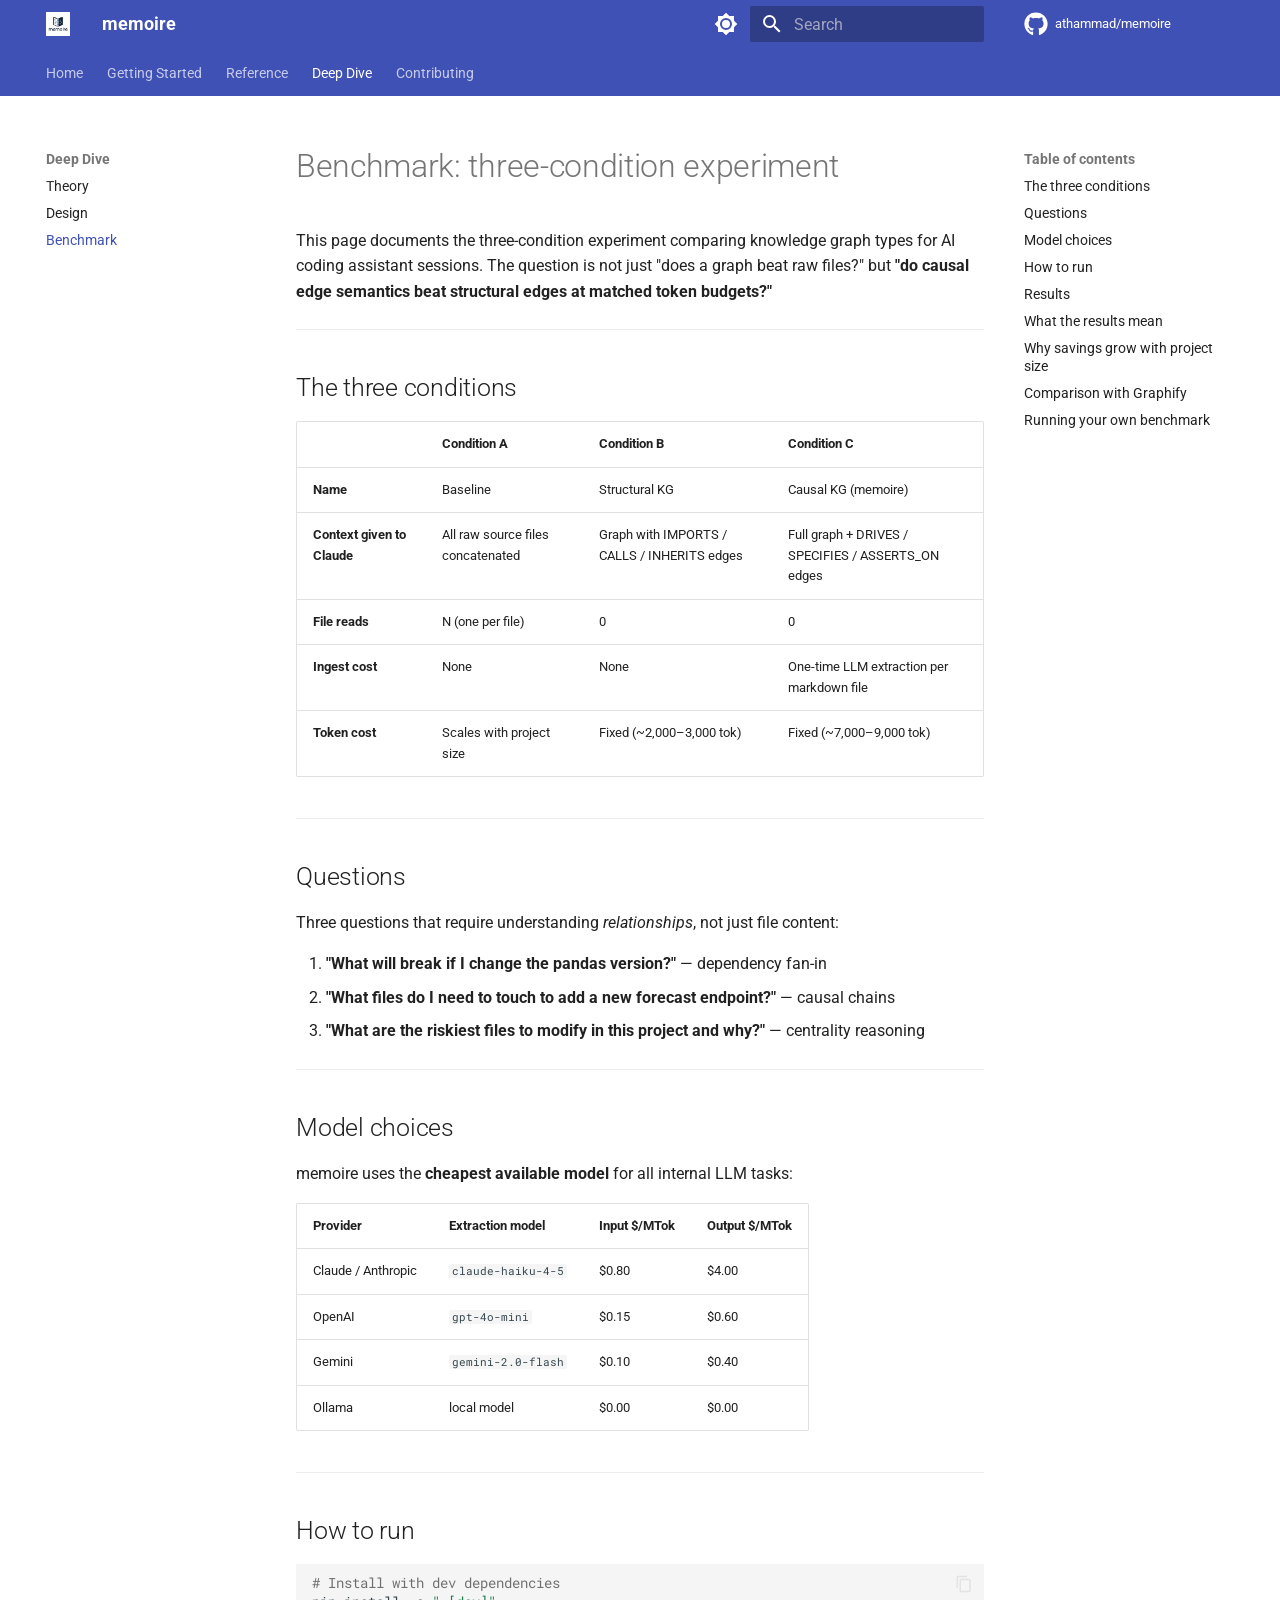
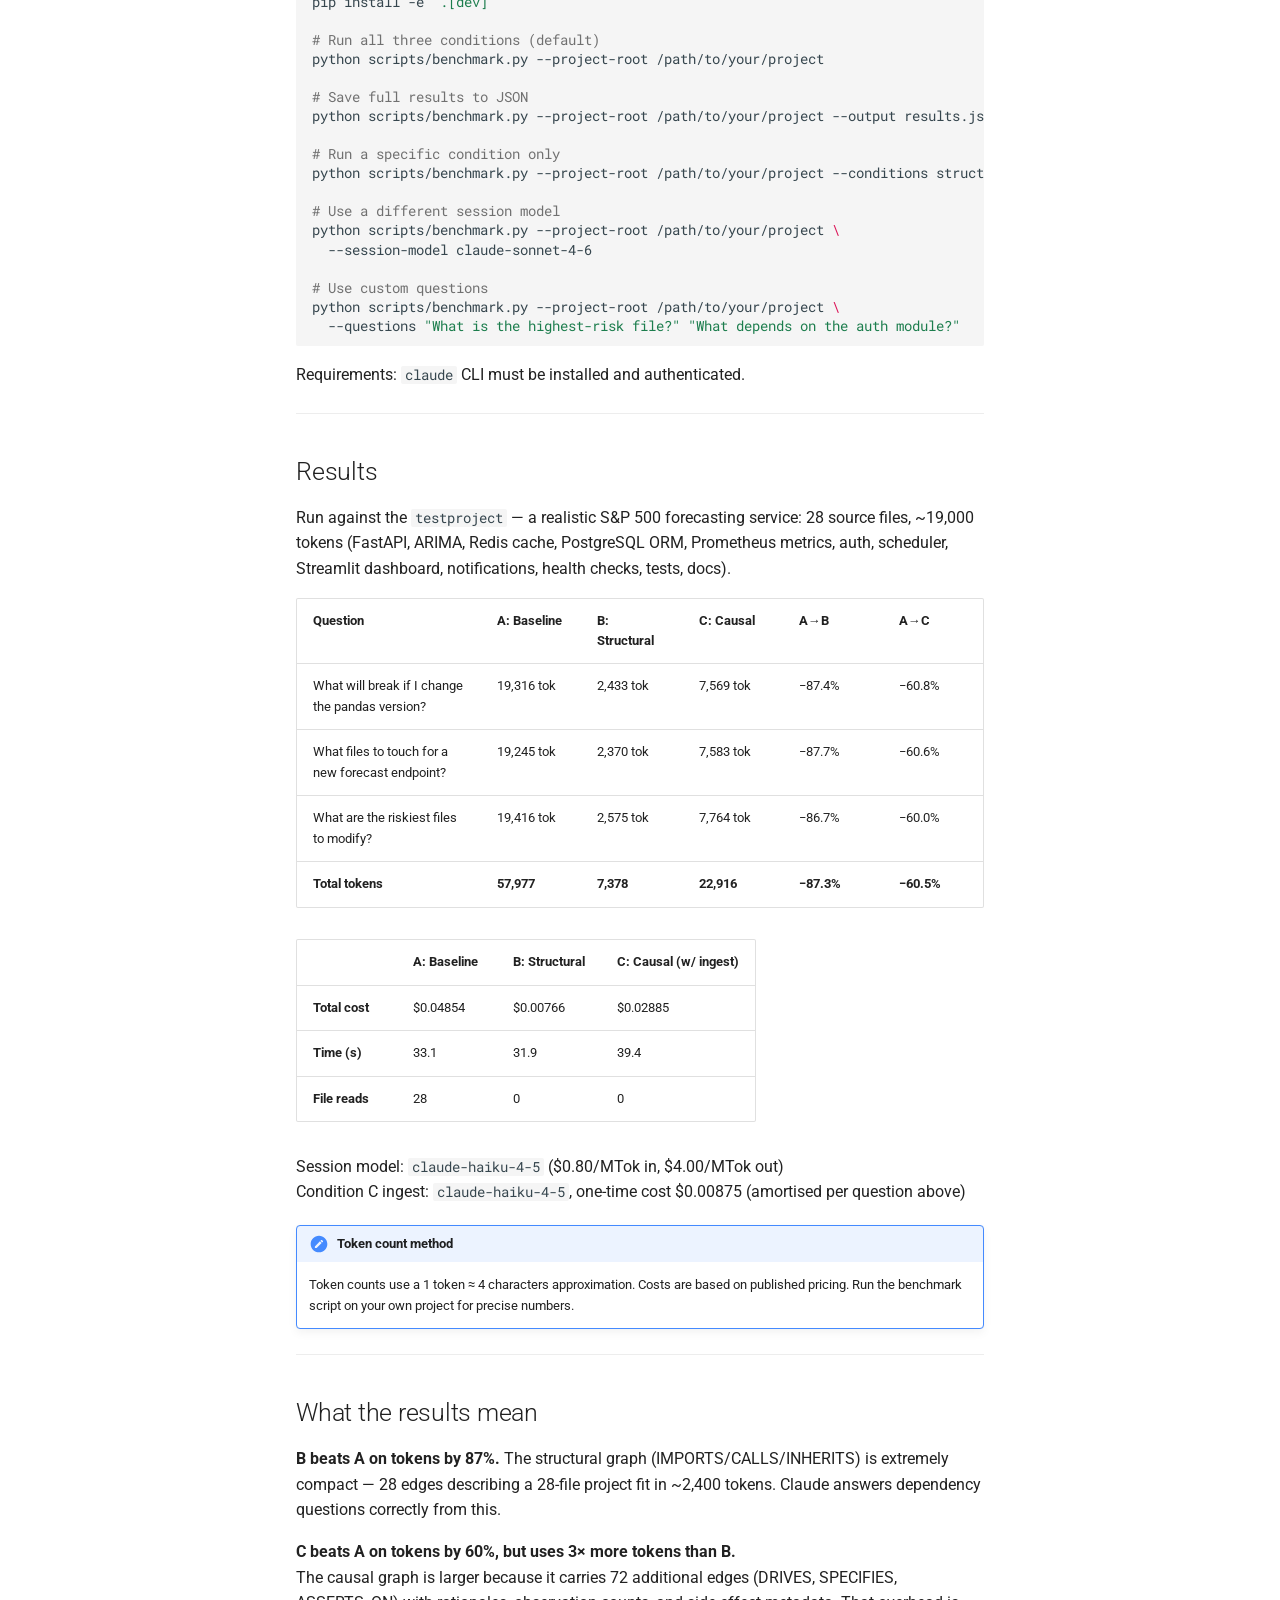
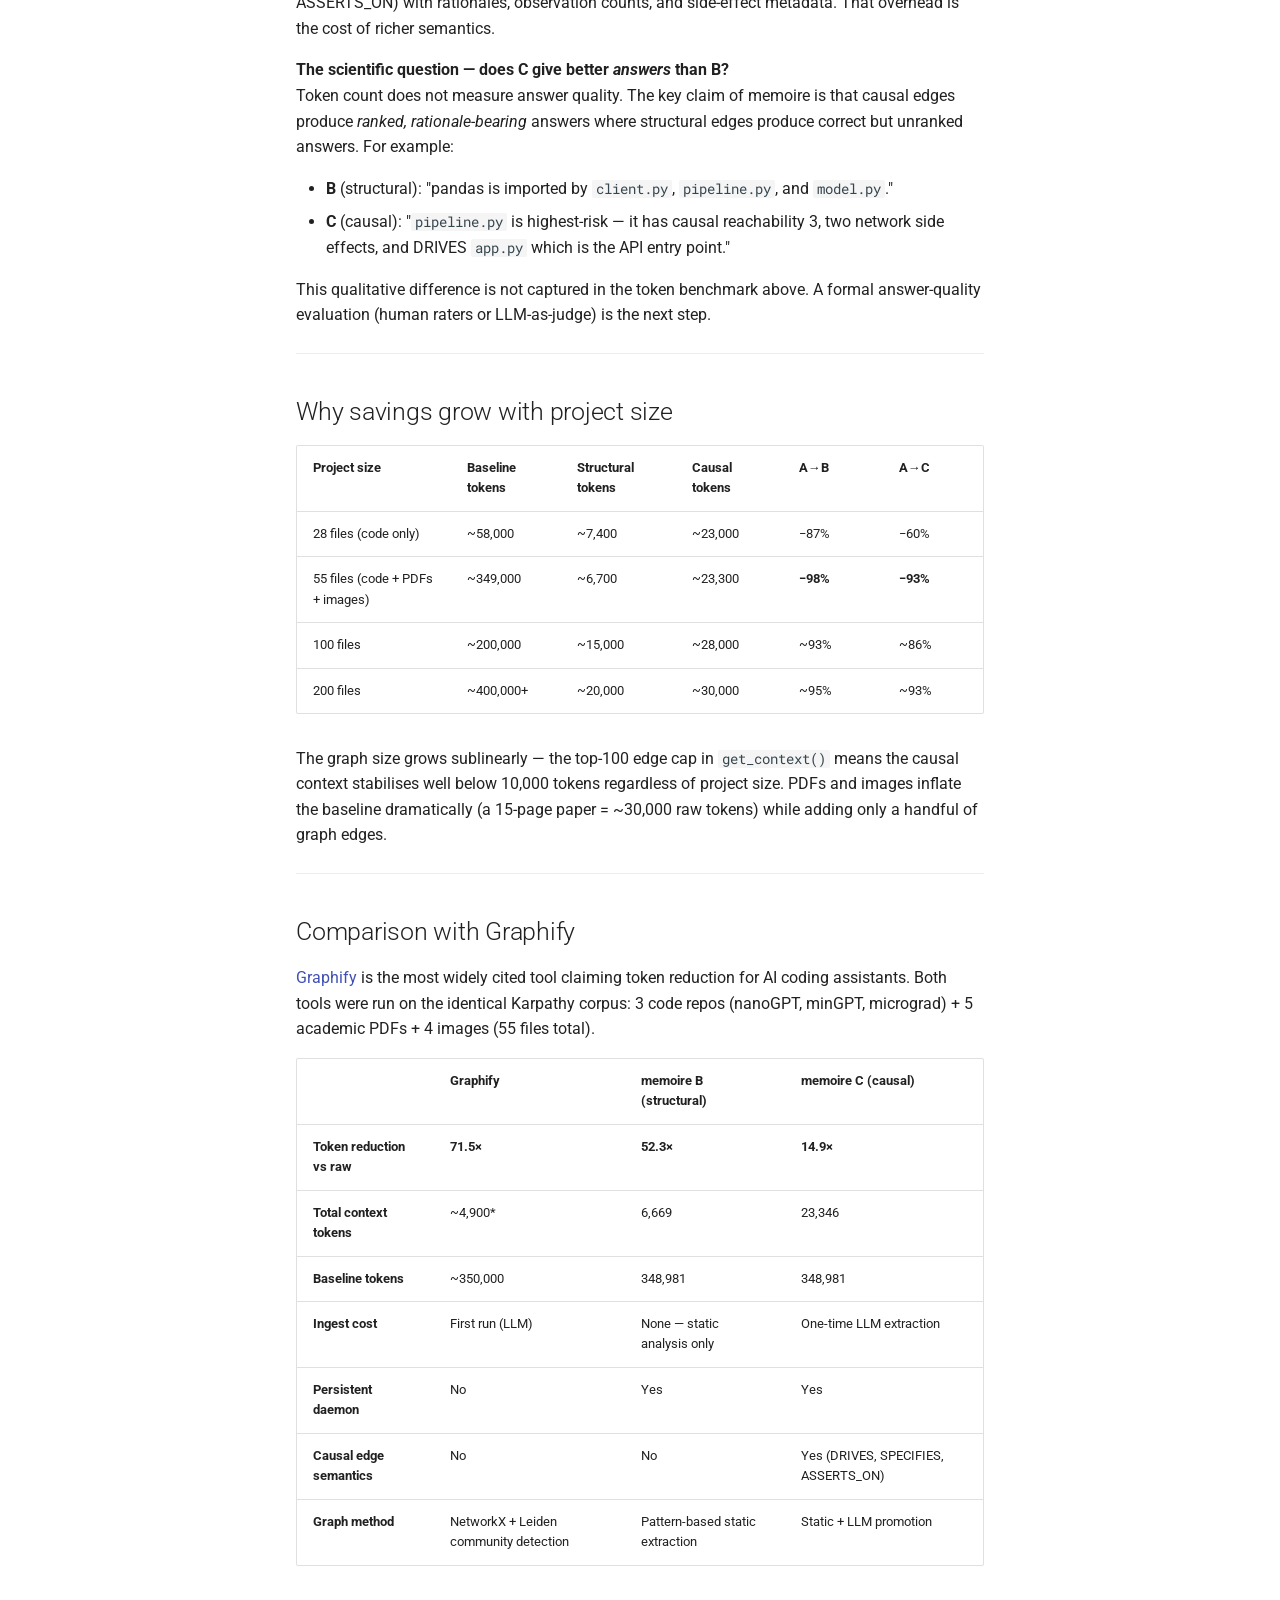
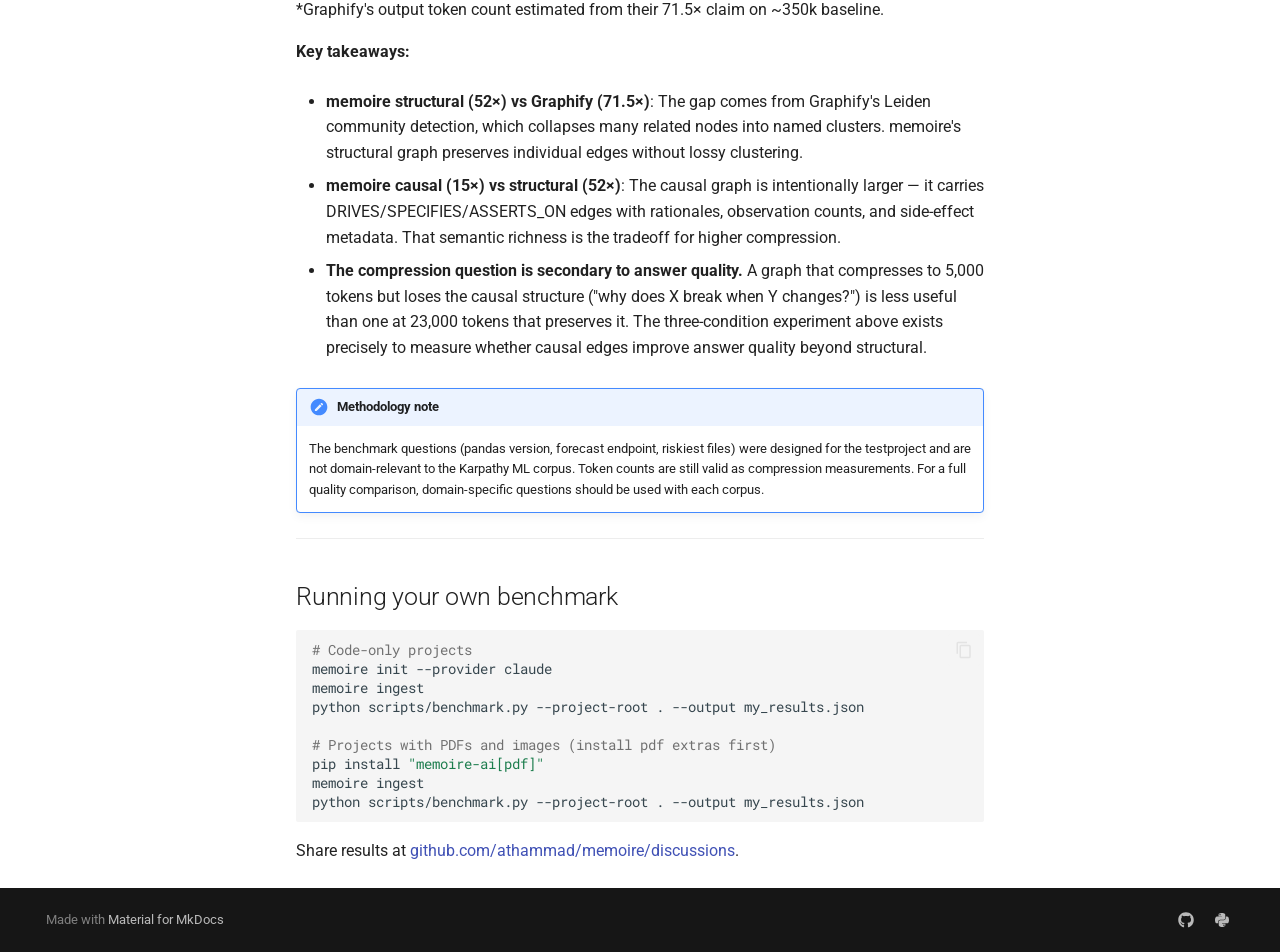
<file: benchmark/index.html>
<!doctype html>
<html lang="en" class="no-js">
  <head>
    
      <meta charset="utf-8">
      <meta name="viewport" content="width=device-width,initial-scale=1">
      
        <meta name="description" content="Persistent causal project memory for AI coding assistants">
      
      
      
        <link rel="canonical" href="https://athammad.github.io/memoire/benchmark/">
      
      
        <link rel="prev" href="../design/">
      
      
        <link rel="next" href="../contributing/">
      
      
        
      
      
      <link rel="icon" href="../assets/logo.png">
      <meta name="generator" content="mkdocs-1.6.1, mkdocs-material-9.7.6">
    
    
      
        <title>Benchmark - memoire</title>
      
    
    
      <link rel="stylesheet" href="../assets/stylesheets/main.484c7ddc.min.css">
      
        
        <link rel="stylesheet" href="../assets/stylesheets/palette.ab4e12ef.min.css">
      
      


    
    
      
    
    
      
        
        
        <link rel="preconnect" href="https://fonts.gstatic.com" crossorigin>
        <link rel="stylesheet" href="https://fonts.googleapis.com/css?family=Roboto:300,300i,400,400i,700,700i%7CRoboto+Mono:400,400i,700,700i&display=fallback">
        <style>:root{--md-text-font:"Roboto";--md-code-font:"Roboto Mono"}</style>
      
    
    
    <script>__md_scope=new URL("..",location),__md_hash=e=>[...e].reduce(((e,_)=>(e<<5)-e+_.charCodeAt(0)),0),__md_get=(e,_=localStorage,t=__md_scope)=>JSON.parse(_.getItem(t.pathname+"."+e)),__md_set=(e,_,t=localStorage,a=__md_scope)=>{try{t.setItem(a.pathname+"."+e,JSON.stringify(_))}catch(e){}}</script>
    
      

    
    
  </head>
  
  
    
    
      
    
    
    
    
    <body dir="ltr" data-md-color-scheme="default" data-md-color-primary="indigo" data-md-color-accent="indigo">
  
    
    <input class="md-toggle" data-md-toggle="drawer" type="checkbox" id="__drawer" autocomplete="off">
    <input class="md-toggle" data-md-toggle="search" type="checkbox" id="__search" autocomplete="off">
    <label class="md-overlay" for="__drawer"></label>
    <div data-md-component="skip">
      
        
        <a href="#benchmark-three-condition-experiment" class="md-skip">
          Skip to content
        </a>
      
    </div>
    <div data-md-component="announce">
      
    </div>
    
    
      

<header class="md-header" data-md-component="header">
  <nav class="md-header__inner md-grid" aria-label="Header">
    <a href=".." title="memoire" class="md-header__button md-logo" aria-label="memoire" data-md-component="logo">
      
  <img src="../assets/logo.png" alt="logo">

    </a>
    <label class="md-header__button md-icon" for="__drawer">
      
      <svg xmlns="http://www.w3.org/2000/svg" viewBox="0 0 24 24"><path d="M3 6h18v2H3zm0 5h18v2H3zm0 5h18v2H3z"/></svg>
    </label>
    <div class="md-header__title" data-md-component="header-title">
      <div class="md-header__ellipsis">
        <div class="md-header__topic">
          <span class="md-ellipsis">
            memoire
          </span>
        </div>
        <div class="md-header__topic" data-md-component="header-topic">
          <span class="md-ellipsis">
            
              Benchmark
            
          </span>
        </div>
      </div>
    </div>
    
      
        <form class="md-header__option" data-md-component="palette">
  
    
    
    
    <input class="md-option" data-md-color-media="" data-md-color-scheme="default" data-md-color-primary="indigo" data-md-color-accent="indigo"  aria-label="Switch to dark mode"  type="radio" name="__palette" id="__palette_0">
    
      <label class="md-header__button md-icon" title="Switch to dark mode" for="__palette_1" hidden>
        <svg xmlns="http://www.w3.org/2000/svg" viewBox="0 0 24 24"><path d="M12 8a4 4 0 0 0-4 4 4 4 0 0 0 4 4 4 4 0 0 0 4-4 4 4 0 0 0-4-4m0 10a6 6 0 0 1-6-6 6 6 0 0 1 6-6 6 6 0 0 1 6 6 6 6 0 0 1-6 6m8-9.31V4h-4.69L12 .69 8.69 4H4v4.69L.69 12 4 15.31V20h4.69L12 23.31 15.31 20H20v-4.69L23.31 12z"/></svg>
      </label>
    
  
    
    
    
    <input class="md-option" data-md-color-media="" data-md-color-scheme="slate" data-md-color-primary="indigo" data-md-color-accent="indigo"  aria-label="Switch to light mode"  type="radio" name="__palette" id="__palette_1">
    
      <label class="md-header__button md-icon" title="Switch to light mode" for="__palette_0" hidden>
        <svg xmlns="http://www.w3.org/2000/svg" viewBox="0 0 24 24"><path d="M12 18c-.89 0-1.74-.2-2.5-.55C11.56 16.5 13 14.42 13 12s-1.44-4.5-3.5-5.45C10.26 6.2 11.11 6 12 6a6 6 0 0 1 6 6 6 6 0 0 1-6 6m8-9.31V4h-4.69L12 .69 8.69 4H4v4.69L.69 12 4 15.31V20h4.69L12 23.31 15.31 20H20v-4.69L23.31 12z"/></svg>
      </label>
    
  
</form>
      
    
    
      <script>var palette=__md_get("__palette");if(palette&&palette.color){if("(prefers-color-scheme)"===palette.color.media){var media=matchMedia("(prefers-color-scheme: light)"),input=document.querySelector(media.matches?"[data-md-color-media='(prefers-color-scheme: light)']":"[data-md-color-media='(prefers-color-scheme: dark)']");palette.color.media=input.getAttribute("data-md-color-media"),palette.color.scheme=input.getAttribute("data-md-color-scheme"),palette.color.primary=input.getAttribute("data-md-color-primary"),palette.color.accent=input.getAttribute("data-md-color-accent")}for(var[key,value]of Object.entries(palette.color))document.body.setAttribute("data-md-color-"+key,value)}</script>
    
    
    
      
      
        <label class="md-header__button md-icon" for="__search">
          
          <svg xmlns="http://www.w3.org/2000/svg" viewBox="0 0 24 24"><path d="M9.5 3A6.5 6.5 0 0 1 16 9.5c0 1.61-.59 3.09-1.56 4.23l.27.27h.79l5 5-1.5 1.5-5-5v-.79l-.27-.27A6.52 6.52 0 0 1 9.5 16 6.5 6.5 0 0 1 3 9.5 6.5 6.5 0 0 1 9.5 3m0 2C7 5 5 7 5 9.5S7 14 9.5 14 14 12 14 9.5 12 5 9.5 5"/></svg>
        </label>
        <div class="md-search" data-md-component="search" role="dialog">
  <label class="md-search__overlay" for="__search"></label>
  <div class="md-search__inner" role="search">
    <form class="md-search__form" name="search">
      <input type="text" class="md-search__input" name="query" aria-label="Search" placeholder="Search" autocapitalize="off" autocorrect="off" autocomplete="off" spellcheck="false" data-md-component="search-query" required>
      <label class="md-search__icon md-icon" for="__search">
        
        <svg xmlns="http://www.w3.org/2000/svg" viewBox="0 0 24 24"><path d="M9.5 3A6.5 6.5 0 0 1 16 9.5c0 1.61-.59 3.09-1.56 4.23l.27.27h.79l5 5-1.5 1.5-5-5v-.79l-.27-.27A6.52 6.52 0 0 1 9.5 16 6.5 6.5 0 0 1 3 9.5 6.5 6.5 0 0 1 9.5 3m0 2C7 5 5 7 5 9.5S7 14 9.5 14 14 12 14 9.5 12 5 9.5 5"/></svg>
        
        <svg xmlns="http://www.w3.org/2000/svg" viewBox="0 0 24 24"><path d="M20 11v2H8l5.5 5.5-1.42 1.42L4.16 12l7.92-7.92L13.5 5.5 8 11z"/></svg>
      </label>
      <nav class="md-search__options" aria-label="Search">
        
        <button type="reset" class="md-search__icon md-icon" title="Clear" aria-label="Clear" tabindex="-1">
          
          <svg xmlns="http://www.w3.org/2000/svg" viewBox="0 0 24 24"><path d="M19 6.41 17.59 5 12 10.59 6.41 5 5 6.41 10.59 12 5 17.59 6.41 19 12 13.41 17.59 19 19 17.59 13.41 12z"/></svg>
        </button>
      </nav>
      
        <div class="md-search__suggest" data-md-component="search-suggest"></div>
      
    </form>
    <div class="md-search__output">
      <div class="md-search__scrollwrap" tabindex="0" data-md-scrollfix>
        <div class="md-search-result" data-md-component="search-result">
          <div class="md-search-result__meta">
            Initializing search
          </div>
          <ol class="md-search-result__list" role="presentation"></ol>
        </div>
      </div>
    </div>
  </div>
</div>
      
    
    
      <div class="md-header__source">
        <a href="https://github.com/athammad/memoire" title="Go to repository" class="md-source" data-md-component="source">
  <div class="md-source__icon md-icon">
    
    <svg xmlns="http://www.w3.org/2000/svg" viewBox="0 0 512 512"><!--! Font Awesome Free 7.1.0 by @fontawesome - https://fontawesome.com License - https://fontawesome.com/license/free (Icons: CC BY 4.0, Fonts: SIL OFL 1.1, Code: MIT License) Copyright 2025 Fonticons, Inc.--><path d="M173.9 397.4c0 2-2.3 3.6-5.2 3.6-3.3.3-5.6-1.3-5.6-3.6 0-2 2.3-3.6 5.2-3.6 3-.3 5.6 1.3 5.6 3.6m-31.1-4.5c-.7 2 1.3 4.3 4.3 4.9 2.6 1 5.6 0 6.2-2s-1.3-4.3-4.3-5.2c-2.6-.7-5.5.3-6.2 2.3m44.2-1.7c-2.9.7-4.9 2.6-4.6 4.9.3 2 2.9 3.3 5.9 2.6 2.9-.7 4.9-2.6 4.6-4.6-.3-1.9-3-3.2-5.9-2.9M252.8 8C114.1 8 8 113.3 8 252c0 110.9 69.8 205.8 169.5 239.2 12.8 2.3 17.3-5.6 17.3-12.1 0-6.2-.3-40.4-.3-61.4 0 0-70 15-84.7-29.8 0 0-11.4-29.1-27.8-36.6 0 0-22.9-15.7 1.6-15.4 0 0 24.9 2 38.6 25.8 21.9 38.6 58.6 27.5 72.9 20.9 2.3-16 8.8-27.1 16-33.7-55.9-6.2-112.3-14.3-112.3-110.5 0-27.5 7.6-41.3 23.6-58.9-2.6-6.5-11.1-33.3 2.6-67.9 20.9-6.5 69 27 69 27 20-5.6 41.5-8.5 62.8-8.5s42.8 2.9 62.8 8.5c0 0 48.1-33.6 69-27 13.7 34.7 5.2 61.4 2.6 67.9 16 17.7 25.8 31.5 25.8 58.9 0 96.5-58.9 104.2-114.8 110.5 9.2 7.9 17 22.9 17 46.4 0 33.7-.3 75.4-.3 83.6 0 6.5 4.6 14.4 17.3 12.1C436.2 457.8 504 362.9 504 252 504 113.3 391.5 8 252.8 8M105.2 352.9c-1.3 1-1 3.3.7 5.2 1.6 1.6 3.9 2.3 5.2 1 1.3-1 1-3.3-.7-5.2-1.6-1.6-3.9-2.3-5.2-1m-10.8-8.1c-.7 1.3.3 2.9 2.3 3.9 1.6 1 3.6.7 4.3-.7.7-1.3-.3-2.9-2.3-3.9-2-.6-3.6-.3-4.3.7m32.4 35.6c-1.6 1.3-1 4.3 1.3 6.2 2.3 2.3 5.2 2.6 6.5 1 1.3-1.3.7-4.3-1.3-6.2-2.2-2.3-5.2-2.6-6.5-1m-11.4-14.7c-1.6 1-1.6 3.6 0 5.9s4.3 3.3 5.6 2.3c1.6-1.3 1.6-3.9 0-6.2-1.4-2.3-4-3.3-5.6-2"/></svg>
  </div>
  <div class="md-source__repository">
    athammad/memoire
  </div>
</a>
      </div>
    
  </nav>
  
</header>
    
    <div class="md-container" data-md-component="container">
      
      
        
          
            
<nav class="md-tabs" aria-label="Tabs" data-md-component="tabs">
  <div class="md-grid">
    <ul class="md-tabs__list">
      
        
  
  
  
  
    <li class="md-tabs__item">
      <a href=".." class="md-tabs__link">
        
  
  
    
  
  Home

      </a>
    </li>
  

      
        
  
  
  
  
    
    
      <li class="md-tabs__item">
        <a href="../quickstart/" class="md-tabs__link">
          
  
  
  Getting Started

        </a>
      </li>
    
  

      
        
  
  
  
  
    
    
      <li class="md-tabs__item">
        <a href="../languages/" class="md-tabs__link">
          
  
  
  Reference

        </a>
      </li>
    
  

      
        
  
  
  
    
  
  
    
    
      <li class="md-tabs__item md-tabs__item--active">
        <a href="../theory/" class="md-tabs__link">
          
  
  
  Deep Dive

        </a>
      </li>
    
  

      
        
  
  
  
  
    <li class="md-tabs__item">
      <a href="../contributing/" class="md-tabs__link">
        
  
  
    
  
  Contributing

      </a>
    </li>
  

      
    </ul>
  </div>
</nav>
          
        
      
      <main class="md-main" data-md-component="main">
        <div class="md-main__inner md-grid">
          
            
              
              <div class="md-sidebar md-sidebar--primary" data-md-component="sidebar" data-md-type="navigation" >
                <div class="md-sidebar__scrollwrap">
                  <div class="md-sidebar__inner">
                    


  


<nav class="md-nav md-nav--primary md-nav--lifted" aria-label="Navigation" data-md-level="0">
  <label class="md-nav__title" for="__drawer">
    <a href=".." title="memoire" class="md-nav__button md-logo" aria-label="memoire" data-md-component="logo">
      
  <img src="../assets/logo.png" alt="logo">

    </a>
    memoire
  </label>
  
    <div class="md-nav__source">
      <a href="https://github.com/athammad/memoire" title="Go to repository" class="md-source" data-md-component="source">
  <div class="md-source__icon md-icon">
    
    <svg xmlns="http://www.w3.org/2000/svg" viewBox="0 0 512 512"><!--! Font Awesome Free 7.1.0 by @fontawesome - https://fontawesome.com License - https://fontawesome.com/license/free (Icons: CC BY 4.0, Fonts: SIL OFL 1.1, Code: MIT License) Copyright 2025 Fonticons, Inc.--><path d="M173.9 397.4c0 2-2.3 3.6-5.2 3.6-3.3.3-5.6-1.3-5.6-3.6 0-2 2.3-3.6 5.2-3.6 3-.3 5.6 1.3 5.6 3.6m-31.1-4.5c-.7 2 1.3 4.3 4.3 4.9 2.6 1 5.6 0 6.2-2s-1.3-4.3-4.3-5.2c-2.6-.7-5.5.3-6.2 2.3m44.2-1.7c-2.9.7-4.9 2.6-4.6 4.9.3 2 2.9 3.3 5.9 2.6 2.9-.7 4.9-2.6 4.6-4.6-.3-1.9-3-3.2-5.9-2.9M252.8 8C114.1 8 8 113.3 8 252c0 110.9 69.8 205.8 169.5 239.2 12.8 2.3 17.3-5.6 17.3-12.1 0-6.2-.3-40.4-.3-61.4 0 0-70 15-84.7-29.8 0 0-11.4-29.1-27.8-36.6 0 0-22.9-15.7 1.6-15.4 0 0 24.9 2 38.6 25.8 21.9 38.6 58.6 27.5 72.9 20.9 2.3-16 8.8-27.1 16-33.7-55.9-6.2-112.3-14.3-112.3-110.5 0-27.5 7.6-41.3 23.6-58.9-2.6-6.5-11.1-33.3 2.6-67.9 20.9-6.5 69 27 69 27 20-5.6 41.5-8.5 62.8-8.5s42.8 2.9 62.8 8.5c0 0 48.1-33.6 69-27 13.7 34.7 5.2 61.4 2.6 67.9 16 17.7 25.8 31.5 25.8 58.9 0 96.5-58.9 104.2-114.8 110.5 9.2 7.9 17 22.9 17 46.4 0 33.7-.3 75.4-.3 83.6 0 6.5 4.6 14.4 17.3 12.1C436.2 457.8 504 362.9 504 252 504 113.3 391.5 8 252.8 8M105.2 352.9c-1.3 1-1 3.3.7 5.2 1.6 1.6 3.9 2.3 5.2 1 1.3-1 1-3.3-.7-5.2-1.6-1.6-3.9-2.3-5.2-1m-10.8-8.1c-.7 1.3.3 2.9 2.3 3.9 1.6 1 3.6.7 4.3-.7.7-1.3-.3-2.9-2.3-3.9-2-.6-3.6-.3-4.3.7m32.4 35.6c-1.6 1.3-1 4.3 1.3 6.2 2.3 2.3 5.2 2.6 6.5 1 1.3-1.3.7-4.3-1.3-6.2-2.2-2.3-5.2-2.6-6.5-1m-11.4-14.7c-1.6 1-1.6 3.6 0 5.9s4.3 3.3 5.6 2.3c1.6-1.3 1.6-3.9 0-6.2-1.4-2.3-4-3.3-5.6-2"/></svg>
  </div>
  <div class="md-source__repository">
    athammad/memoire
  </div>
</a>
    </div>
  
  <ul class="md-nav__list" data-md-scrollfix>
    
      
      
  
  
  
  
    <li class="md-nav__item">
      <a href=".." class="md-nav__link">
        
  
  
  <span class="md-ellipsis">
    
  
    Home
  

    
  </span>
  
  

      </a>
    </li>
  

    
      
      
  
  
  
  
    
    
    
    
      
      
        
      
    
    
    <li class="md-nav__item md-nav__item--nested">
      
        
        
        <input class="md-nav__toggle md-toggle " type="checkbox" id="__nav_2" >
        
          
          <label class="md-nav__link" for="__nav_2" id="__nav_2_label" tabindex="0">
            
  
  
  <span class="md-ellipsis">
    
  
    Getting Started
  

    
  </span>
  
  

            <span class="md-nav__icon md-icon"></span>
          </label>
        
        <nav class="md-nav" data-md-level="1" aria-labelledby="__nav_2_label" aria-expanded="false">
          <label class="md-nav__title" for="__nav_2">
            <span class="md-nav__icon md-icon"></span>
            
  
    Getting Started
  

          </label>
          <ul class="md-nav__list" data-md-scrollfix>
            
              
                
  
  
  
  
    <li class="md-nav__item">
      <a href="../quickstart/" class="md-nav__link">
        
  
  
  <span class="md-ellipsis">
    
  
    Installation & Quick Start
  

    
  </span>
  
  

      </a>
    </li>
  

              
            
              
                
  
  
  
  
    <li class="md-nav__item">
      <a href="../providers/" class="md-nav__link">
        
  
  
  <span class="md-ellipsis">
    
  
    Provider Setup
  

    
  </span>
  
  

      </a>
    </li>
  

              
            
          </ul>
        </nav>
      
    </li>
  

    
      
      
  
  
  
  
    
    
    
    
      
      
        
      
    
    
    <li class="md-nav__item md-nav__item--nested">
      
        
        
        <input class="md-nav__toggle md-toggle " type="checkbox" id="__nav_3" >
        
          
          <label class="md-nav__link" for="__nav_3" id="__nav_3_label" tabindex="0">
            
  
  
  <span class="md-ellipsis">
    
  
    Reference
  

    
  </span>
  
  

            <span class="md-nav__icon md-icon"></span>
          </label>
        
        <nav class="md-nav" data-md-level="1" aria-labelledby="__nav_3_label" aria-expanded="false">
          <label class="md-nav__title" for="__nav_3">
            <span class="md-nav__icon md-icon"></span>
            
  
    Reference
  

          </label>
          <ul class="md-nav__list" data-md-scrollfix>
            
              
                
  
  
  
  
    <li class="md-nav__item">
      <a href="../languages/" class="md-nav__link">
        
  
  
  <span class="md-ellipsis">
    
  
    Language Support
  

    
  </span>
  
  

      </a>
    </li>
  

              
            
              
                
  
  
  
  
    <li class="md-nav__item">
      <a href="../mcp/" class="md-nav__link">
        
  
  
  <span class="md-ellipsis">
    
  
    MCP Tools
  

    
  </span>
  
  

      </a>
    </li>
  

              
            
          </ul>
        </nav>
      
    </li>
  

    
      
      
  
  
    
  
  
  
    
    
    
    
      
        
        
      
      
        
      
    
    
    <li class="md-nav__item md-nav__item--active md-nav__item--section md-nav__item--nested">
      
        
        
        <input class="md-nav__toggle md-toggle " type="checkbox" id="__nav_4" checked>
        
          
          <label class="md-nav__link" for="__nav_4" id="__nav_4_label" tabindex="">
            
  
  
  <span class="md-ellipsis">
    
  
    Deep Dive
  

    
  </span>
  
  

            <span class="md-nav__icon md-icon"></span>
          </label>
        
        <nav class="md-nav" data-md-level="1" aria-labelledby="__nav_4_label" aria-expanded="true">
          <label class="md-nav__title" for="__nav_4">
            <span class="md-nav__icon md-icon"></span>
            
  
    Deep Dive
  

          </label>
          <ul class="md-nav__list" data-md-scrollfix>
            
              
                
  
  
  
  
    <li class="md-nav__item">
      <a href="../theory/" class="md-nav__link">
        
  
  
  <span class="md-ellipsis">
    
  
    Theory
  

    
  </span>
  
  

      </a>
    </li>
  

              
            
              
                
  
  
  
  
    <li class="md-nav__item">
      <a href="../design/" class="md-nav__link">
        
  
  
  <span class="md-ellipsis">
    
  
    Design
  

    
  </span>
  
  

      </a>
    </li>
  

              
            
              
                
  
  
    
  
  
  
    <li class="md-nav__item md-nav__item--active">
      
      <input class="md-nav__toggle md-toggle" type="checkbox" id="__toc">
      
      
        
      
      
        <label class="md-nav__link md-nav__link--active" for="__toc">
          
  
  
  <span class="md-ellipsis">
    
  
    Benchmark
  

    
  </span>
  
  

          <span class="md-nav__icon md-icon"></span>
        </label>
      
      <a href="./" class="md-nav__link md-nav__link--active">
        
  
  
  <span class="md-ellipsis">
    
  
    Benchmark
  

    
  </span>
  
  

      </a>
      
        

<nav class="md-nav md-nav--secondary" aria-label="Table of contents">
  
  
  
    
  
  
    <label class="md-nav__title" for="__toc">
      <span class="md-nav__icon md-icon"></span>
      Table of contents
    </label>
    <ul class="md-nav__list" data-md-component="toc" data-md-scrollfix>
      
        <li class="md-nav__item">
  <a href="#the-three-conditions" class="md-nav__link">
    <span class="md-ellipsis">
      
        The three conditions
      
    </span>
  </a>
  
</li>
      
        <li class="md-nav__item">
  <a href="#questions" class="md-nav__link">
    <span class="md-ellipsis">
      
        Questions
      
    </span>
  </a>
  
</li>
      
        <li class="md-nav__item">
  <a href="#model-choices" class="md-nav__link">
    <span class="md-ellipsis">
      
        Model choices
      
    </span>
  </a>
  
</li>
      
        <li class="md-nav__item">
  <a href="#how-to-run" class="md-nav__link">
    <span class="md-ellipsis">
      
        How to run
      
    </span>
  </a>
  
</li>
      
        <li class="md-nav__item">
  <a href="#results" class="md-nav__link">
    <span class="md-ellipsis">
      
        Results
      
    </span>
  </a>
  
</li>
      
        <li class="md-nav__item">
  <a href="#what-the-results-mean" class="md-nav__link">
    <span class="md-ellipsis">
      
        What the results mean
      
    </span>
  </a>
  
</li>
      
        <li class="md-nav__item">
  <a href="#why-savings-grow-with-project-size" class="md-nav__link">
    <span class="md-ellipsis">
      
        Why savings grow with project size
      
    </span>
  </a>
  
</li>
      
        <li class="md-nav__item">
  <a href="#comparison-with-graphify" class="md-nav__link">
    <span class="md-ellipsis">
      
        Comparison with Graphify
      
    </span>
  </a>
  
</li>
      
        <li class="md-nav__item">
  <a href="#running-your-own-benchmark" class="md-nav__link">
    <span class="md-ellipsis">
      
        Running your own benchmark
      
    </span>
  </a>
  
</li>
      
    </ul>
  
</nav>
      
    </li>
  

              
            
          </ul>
        </nav>
      
    </li>
  

    
      
      
  
  
  
  
    <li class="md-nav__item">
      <a href="../contributing/" class="md-nav__link">
        
  
  
  <span class="md-ellipsis">
    
  
    Contributing
  

    
  </span>
  
  

      </a>
    </li>
  

    
  </ul>
</nav>
                  </div>
                </div>
              </div>
            
            
              
              <div class="md-sidebar md-sidebar--secondary" data-md-component="sidebar" data-md-type="toc" >
                <div class="md-sidebar__scrollwrap">
                  <div class="md-sidebar__inner">
                    

<nav class="md-nav md-nav--secondary" aria-label="Table of contents">
  
  
  
    
  
  
    <label class="md-nav__title" for="__toc">
      <span class="md-nav__icon md-icon"></span>
      Table of contents
    </label>
    <ul class="md-nav__list" data-md-component="toc" data-md-scrollfix>
      
        <li class="md-nav__item">
  <a href="#the-three-conditions" class="md-nav__link">
    <span class="md-ellipsis">
      
        The three conditions
      
    </span>
  </a>
  
</li>
      
        <li class="md-nav__item">
  <a href="#questions" class="md-nav__link">
    <span class="md-ellipsis">
      
        Questions
      
    </span>
  </a>
  
</li>
      
        <li class="md-nav__item">
  <a href="#model-choices" class="md-nav__link">
    <span class="md-ellipsis">
      
        Model choices
      
    </span>
  </a>
  
</li>
      
        <li class="md-nav__item">
  <a href="#how-to-run" class="md-nav__link">
    <span class="md-ellipsis">
      
        How to run
      
    </span>
  </a>
  
</li>
      
        <li class="md-nav__item">
  <a href="#results" class="md-nav__link">
    <span class="md-ellipsis">
      
        Results
      
    </span>
  </a>
  
</li>
      
        <li class="md-nav__item">
  <a href="#what-the-results-mean" class="md-nav__link">
    <span class="md-ellipsis">
      
        What the results mean
      
    </span>
  </a>
  
</li>
      
        <li class="md-nav__item">
  <a href="#why-savings-grow-with-project-size" class="md-nav__link">
    <span class="md-ellipsis">
      
        Why savings grow with project size
      
    </span>
  </a>
  
</li>
      
        <li class="md-nav__item">
  <a href="#comparison-with-graphify" class="md-nav__link">
    <span class="md-ellipsis">
      
        Comparison with Graphify
      
    </span>
  </a>
  
</li>
      
        <li class="md-nav__item">
  <a href="#running-your-own-benchmark" class="md-nav__link">
    <span class="md-ellipsis">
      
        Running your own benchmark
      
    </span>
  </a>
  
</li>
      
    </ul>
  
</nav>
                  </div>
                </div>
              </div>
            
          
          
            <div class="md-content" data-md-component="content">
              
              <article class="md-content__inner md-typeset">
                
                  


  
  


<h1 id="benchmark-three-condition-experiment">Benchmark: three-condition experiment<a class="headerlink" href="#benchmark-three-condition-experiment" title="Permanent link">&para;</a></h1>
<p>This page documents the three-condition experiment comparing knowledge graph types
for AI coding assistant sessions. The question is not just "does a graph beat raw files?"
but <strong>"do causal edge semantics beat structural edges at matched token budgets?"</strong></p>
<hr />
<h2 id="the-three-conditions">The three conditions<a class="headerlink" href="#the-three-conditions" title="Permanent link">&para;</a></h2>
<table>
<thead>
<tr>
<th></th>
<th>Condition A</th>
<th>Condition B</th>
<th>Condition C</th>
</tr>
</thead>
<tbody>
<tr>
<td><strong>Name</strong></td>
<td>Baseline</td>
<td>Structural KG</td>
<td>Causal KG (memoire)</td>
</tr>
<tr>
<td><strong>Context given to Claude</strong></td>
<td>All raw source files concatenated</td>
<td>Graph with IMPORTS / CALLS / INHERITS edges</td>
<td>Full graph + DRIVES / SPECIFIES / ASSERTS_ON edges</td>
</tr>
<tr>
<td><strong>File reads</strong></td>
<td>N (one per file)</td>
<td>0</td>
<td>0</td>
</tr>
<tr>
<td><strong>Ingest cost</strong></td>
<td>None</td>
<td>None</td>
<td>One-time LLM extraction per markdown file</td>
</tr>
<tr>
<td><strong>Token cost</strong></td>
<td>Scales with project size</td>
<td>Fixed (~2,000–3,000 tok)</td>
<td>Fixed (~7,000–9,000 tok)</td>
</tr>
</tbody>
</table>
<hr />
<h2 id="questions">Questions<a class="headerlink" href="#questions" title="Permanent link">&para;</a></h2>
<p>Three questions that require understanding <em>relationships</em>, not just file content:</p>
<ol>
<li><strong>"What will break if I change the pandas version?"</strong> — dependency fan-in</li>
<li><strong>"What files do I need to touch to add a new forecast endpoint?"</strong> — causal chains</li>
<li><strong>"What are the riskiest files to modify in this project and why?"</strong> — centrality reasoning</li>
</ol>
<hr />
<h2 id="model-choices">Model choices<a class="headerlink" href="#model-choices" title="Permanent link">&para;</a></h2>
<p>memoire uses the <strong>cheapest available model</strong> for all internal LLM tasks:</p>
<table>
<thead>
<tr>
<th>Provider</th>
<th>Extraction model</th>
<th>Input $/MTok</th>
<th>Output $/MTok</th>
</tr>
</thead>
<tbody>
<tr>
<td>Claude / Anthropic</td>
<td><code>claude-haiku-4-5</code></td>
<td>$0.80</td>
<td>$4.00</td>
</tr>
<tr>
<td>OpenAI</td>
<td><code>gpt-4o-mini</code></td>
<td>$0.15</td>
<td>$0.60</td>
</tr>
<tr>
<td>Gemini</td>
<td><code>gemini-2.0-flash</code></td>
<td>$0.10</td>
<td>$0.40</td>
</tr>
<tr>
<td>Ollama</td>
<td>local model</td>
<td>$0.00</td>
<td>$0.00</td>
</tr>
</tbody>
</table>
<hr />
<h2 id="how-to-run">How to run<a class="headerlink" href="#how-to-run" title="Permanent link">&para;</a></h2>
<div class="highlight"><pre><span></span><code><a id="__codelineno-0-1" name="__codelineno-0-1" href="#__codelineno-0-1"></a><span class="c1"># Install with dev dependencies</span>
<a id="__codelineno-0-2" name="__codelineno-0-2" href="#__codelineno-0-2"></a>pip<span class="w"> </span>install<span class="w"> </span>-e<span class="w"> </span><span class="s2">&quot;.[dev]&quot;</span>
<a id="__codelineno-0-3" name="__codelineno-0-3" href="#__codelineno-0-3"></a>
<a id="__codelineno-0-4" name="__codelineno-0-4" href="#__codelineno-0-4"></a><span class="c1"># Run all three conditions (default)</span>
<a id="__codelineno-0-5" name="__codelineno-0-5" href="#__codelineno-0-5"></a>python<span class="w"> </span>scripts/benchmark.py<span class="w"> </span>--project-root<span class="w"> </span>/path/to/your/project
<a id="__codelineno-0-6" name="__codelineno-0-6" href="#__codelineno-0-6"></a>
<a id="__codelineno-0-7" name="__codelineno-0-7" href="#__codelineno-0-7"></a><span class="c1"># Save full results to JSON</span>
<a id="__codelineno-0-8" name="__codelineno-0-8" href="#__codelineno-0-8"></a>python<span class="w"> </span>scripts/benchmark.py<span class="w"> </span>--project-root<span class="w"> </span>/path/to/your/project<span class="w"> </span>--output<span class="w"> </span>results.json
<a id="__codelineno-0-9" name="__codelineno-0-9" href="#__codelineno-0-9"></a>
<a id="__codelineno-0-10" name="__codelineno-0-10" href="#__codelineno-0-10"></a><span class="c1"># Run a specific condition only</span>
<a id="__codelineno-0-11" name="__codelineno-0-11" href="#__codelineno-0-11"></a>python<span class="w"> </span>scripts/benchmark.py<span class="w"> </span>--project-root<span class="w"> </span>/path/to/your/project<span class="w"> </span>--conditions<span class="w"> </span>structural<span class="w"> </span>causal
<a id="__codelineno-0-12" name="__codelineno-0-12" href="#__codelineno-0-12"></a>
<a id="__codelineno-0-13" name="__codelineno-0-13" href="#__codelineno-0-13"></a><span class="c1"># Use a different session model</span>
<a id="__codelineno-0-14" name="__codelineno-0-14" href="#__codelineno-0-14"></a>python<span class="w"> </span>scripts/benchmark.py<span class="w"> </span>--project-root<span class="w"> </span>/path/to/your/project<span class="w"> </span><span class="se">\</span>
<a id="__codelineno-0-15" name="__codelineno-0-15" href="#__codelineno-0-15"></a><span class="w">  </span>--session-model<span class="w"> </span>claude-sonnet-4-6
<a id="__codelineno-0-16" name="__codelineno-0-16" href="#__codelineno-0-16"></a>
<a id="__codelineno-0-17" name="__codelineno-0-17" href="#__codelineno-0-17"></a><span class="c1"># Use custom questions</span>
<a id="__codelineno-0-18" name="__codelineno-0-18" href="#__codelineno-0-18"></a>python<span class="w"> </span>scripts/benchmark.py<span class="w"> </span>--project-root<span class="w"> </span>/path/to/your/project<span class="w"> </span><span class="se">\</span>
<a id="__codelineno-0-19" name="__codelineno-0-19" href="#__codelineno-0-19"></a><span class="w">  </span>--questions<span class="w"> </span><span class="s2">&quot;What is the highest-risk file?&quot;</span><span class="w"> </span><span class="s2">&quot;What depends on the auth module?&quot;</span>
</code></pre></div>
<p>Requirements: <code>claude</code> CLI must be installed and authenticated.</p>
<hr />
<h2 id="results">Results<a class="headerlink" href="#results" title="Permanent link">&para;</a></h2>
<p>Run against the <code>testproject</code> — a realistic S&amp;P 500 forecasting service: 28 source files,
~19,000 tokens (FastAPI, ARIMA, Redis cache, PostgreSQL ORM, Prometheus metrics, auth,
scheduler, Streamlit dashboard, notifications, health checks, tests, docs).</p>
<table>
<thead>
<tr>
<th>Question</th>
<th>A: Baseline</th>
<th>B: Structural</th>
<th>C: Causal</th>
<th>A→B</th>
<th>A→C</th>
</tr>
</thead>
<tbody>
<tr>
<td>What will break if I change the pandas version?</td>
<td>19,316 tok</td>
<td>2,433 tok</td>
<td>7,569 tok</td>
<td>−87.4%</td>
<td>−60.8%</td>
</tr>
<tr>
<td>What files to touch for a new forecast endpoint?</td>
<td>19,245 tok</td>
<td>2,370 tok</td>
<td>7,583 tok</td>
<td>−87.7%</td>
<td>−60.6%</td>
</tr>
<tr>
<td>What are the riskiest files to modify?</td>
<td>19,416 tok</td>
<td>2,575 tok</td>
<td>7,764 tok</td>
<td>−86.7%</td>
<td>−60.0%</td>
</tr>
<tr>
<td><strong>Total tokens</strong></td>
<td><strong>57,977</strong></td>
<td><strong>7,378</strong></td>
<td><strong>22,916</strong></td>
<td><strong>−87.3%</strong></td>
<td><strong>−60.5%</strong></td>
</tr>
</tbody>
</table>
<table>
<thead>
<tr>
<th></th>
<th>A: Baseline</th>
<th>B: Structural</th>
<th>C: Causal (w/ ingest)</th>
</tr>
</thead>
<tbody>
<tr>
<td><strong>Total cost</strong></td>
<td>$0.04854</td>
<td>$0.00766</td>
<td>$0.02885</td>
</tr>
<tr>
<td><strong>Time (s)</strong></td>
<td>33.1</td>
<td>31.9</td>
<td>39.4</td>
</tr>
<tr>
<td><strong>File reads</strong></td>
<td>28</td>
<td>0</td>
<td>0</td>
</tr>
</tbody>
</table>
<p>Session model: <code>claude-haiku-4-5</code> ($0.80/MTok in, $4.00/MTok out)<br />
Condition C ingest: <code>claude-haiku-4-5</code>, one-time cost $0.00875 (amortised per question above)</p>
<div class="admonition note">
<p class="admonition-title">Token count method</p>
<p>Token counts use a 1 token ≈ 4 characters approximation. Costs are based on published pricing.
Run the benchmark script on your own project for precise numbers.</p>
</div>
<hr />
<h2 id="what-the-results-mean">What the results mean<a class="headerlink" href="#what-the-results-mean" title="Permanent link">&para;</a></h2>
<p><strong>B beats A on tokens by 87%.</strong> The structural graph (IMPORTS/CALLS/INHERITS) is extremely
compact — 28 edges describing a 28-file project fit in ~2,400 tokens. Claude answers
dependency questions correctly from this.</p>
<p><strong>C beats A on tokens by 60%, but uses 3× more tokens than B.</strong><br />
The causal graph is larger because it carries 72 additional edges (DRIVES, SPECIFIES,
ASSERTS_ON) with rationales, observation counts, and side-effect metadata. That overhead
is the cost of richer semantics.</p>
<p><strong>The scientific question — does C give better <em>answers</em> than B?</strong><br />
Token count does not measure answer quality. The key claim of memoire is that causal edges
produce <em>ranked, rationale-bearing</em> answers where structural edges produce correct but
unranked answers. For example:</p>
<ul>
<li><strong>B</strong> (structural): "pandas is imported by <code>client.py</code>, <code>pipeline.py</code>, and <code>model.py</code>."</li>
<li><strong>C</strong> (causal): "<code>pipeline.py</code> is highest-risk — it has causal reachability 3, two
  network side effects, and DRIVES <code>app.py</code> which is the API entry point."</li>
</ul>
<p>This qualitative difference is not captured in the token benchmark above. A formal
answer-quality evaluation (human raters or LLM-as-judge) is the next step.</p>
<hr />
<h2 id="why-savings-grow-with-project-size">Why savings grow with project size<a class="headerlink" href="#why-savings-grow-with-project-size" title="Permanent link">&para;</a></h2>
<table>
<thead>
<tr>
<th>Project size</th>
<th>Baseline tokens</th>
<th>Structural tokens</th>
<th>Causal tokens</th>
<th>A→B</th>
<th>A→C</th>
</tr>
</thead>
<tbody>
<tr>
<td>28 files (code only)</td>
<td>~58,000</td>
<td>~7,400</td>
<td>~23,000</td>
<td>−87%</td>
<td>−60%</td>
</tr>
<tr>
<td>55 files (code + PDFs + images)</td>
<td>~349,000</td>
<td>~6,700</td>
<td>~23,300</td>
<td><strong>−98%</strong></td>
<td><strong>−93%</strong></td>
</tr>
<tr>
<td>100 files</td>
<td>~200,000</td>
<td>~15,000</td>
<td>~28,000</td>
<td>~93%</td>
<td>~86%</td>
</tr>
<tr>
<td>200 files</td>
<td>~400,000+</td>
<td>~20,000</td>
<td>~30,000</td>
<td>~95%</td>
<td>~93%</td>
</tr>
</tbody>
</table>
<p>The graph size grows sublinearly — the top-100 edge cap in <code>get_context()</code> means the
causal context stabilises well below 10,000 tokens regardless of project size.
PDFs and images inflate the baseline dramatically (a 15-page paper = ~30,000 raw tokens)
while adding only a handful of graph edges.</p>
<hr />
<h2 id="comparison-with-graphify">Comparison with Graphify<a class="headerlink" href="#comparison-with-graphify" title="Permanent link">&para;</a></h2>
<p><a href="https://github.com/safishamsi/graphify">Graphify</a> is the most widely cited tool claiming
token reduction for AI coding assistants. Both tools were run on the identical Karpathy corpus:
3 code repos (nanoGPT, minGPT, micrograd) + 5 academic PDFs + 4 images (55 files total).</p>
<table>
<thead>
<tr>
<th></th>
<th>Graphify</th>
<th>memoire B (structural)</th>
<th>memoire C (causal)</th>
</tr>
</thead>
<tbody>
<tr>
<td><strong>Token reduction vs raw</strong></td>
<td><strong>71.5×</strong></td>
<td><strong>52.3×</strong></td>
<td><strong>14.9×</strong></td>
</tr>
<tr>
<td><strong>Total context tokens</strong></td>
<td>~4,900*</td>
<td>6,669</td>
<td>23,346</td>
</tr>
<tr>
<td><strong>Baseline tokens</strong></td>
<td>~350,000</td>
<td>348,981</td>
<td>348,981</td>
</tr>
<tr>
<td><strong>Ingest cost</strong></td>
<td>First run (LLM)</td>
<td>None — static analysis only</td>
<td>One-time LLM extraction</td>
</tr>
<tr>
<td><strong>Persistent daemon</strong></td>
<td>No</td>
<td>Yes</td>
<td>Yes</td>
</tr>
<tr>
<td><strong>Causal edge semantics</strong></td>
<td>No</td>
<td>No</td>
<td>Yes (DRIVES, SPECIFIES, ASSERTS_ON)</td>
</tr>
<tr>
<td><strong>Graph method</strong></td>
<td>NetworkX + Leiden community detection</td>
<td>Pattern-based static extraction</td>
<td>Static + LLM promotion</td>
</tr>
</tbody>
</table>
<p>*Graphify's output token count estimated from their 71.5× claim on ~350k baseline.</p>
<p><strong>Key takeaways:</strong></p>
<ul>
<li>
<p><strong>memoire structural (52×) vs Graphify (71.5×)</strong>: The gap comes from Graphify's Leiden
  community detection, which collapses many related nodes into named clusters. memoire's
  structural graph preserves individual edges without lossy clustering.</p>
</li>
<li>
<p><strong>memoire causal (15×) vs structural (52×)</strong>: The causal graph is intentionally larger —
  it carries DRIVES/SPECIFIES/ASSERTS_ON edges with rationales, observation counts, and
  side-effect metadata. That semantic richness is the tradeoff for higher compression.</p>
</li>
<li>
<p><strong>The compression question is secondary to answer quality.</strong> A graph that compresses to
  5,000 tokens but loses the causal structure ("why does X break when Y changes?") is less
  useful than one at 23,000 tokens that preserves it. The three-condition experiment above
  exists precisely to measure whether causal edges improve answer quality beyond structural.</p>
</li>
</ul>
<div class="admonition note">
<p class="admonition-title">Methodology note</p>
<p>The benchmark questions (pandas version, forecast endpoint, riskiest files) were designed
for the testproject and are not domain-relevant to the Karpathy ML corpus. Token counts
are still valid as compression measurements. For a full quality comparison, domain-specific
questions should be used with each corpus.</p>
</div>
<hr />
<h2 id="running-your-own-benchmark">Running your own benchmark<a class="headerlink" href="#running-your-own-benchmark" title="Permanent link">&para;</a></h2>
<div class="highlight"><pre><span></span><code><a id="__codelineno-1-1" name="__codelineno-1-1" href="#__codelineno-1-1"></a><span class="c1"># Code-only projects</span>
<a id="__codelineno-1-2" name="__codelineno-1-2" href="#__codelineno-1-2"></a>memoire<span class="w"> </span>init<span class="w"> </span>--provider<span class="w"> </span>claude
<a id="__codelineno-1-3" name="__codelineno-1-3" href="#__codelineno-1-3"></a>memoire<span class="w"> </span>ingest
<a id="__codelineno-1-4" name="__codelineno-1-4" href="#__codelineno-1-4"></a>python<span class="w"> </span>scripts/benchmark.py<span class="w"> </span>--project-root<span class="w"> </span>.<span class="w"> </span>--output<span class="w"> </span>my_results.json
<a id="__codelineno-1-5" name="__codelineno-1-5" href="#__codelineno-1-5"></a>
<a id="__codelineno-1-6" name="__codelineno-1-6" href="#__codelineno-1-6"></a><span class="c1"># Projects with PDFs and images (install pdf extras first)</span>
<a id="__codelineno-1-7" name="__codelineno-1-7" href="#__codelineno-1-7"></a>pip<span class="w"> </span>install<span class="w"> </span><span class="s2">&quot;memoire-ai[pdf]&quot;</span>
<a id="__codelineno-1-8" name="__codelineno-1-8" href="#__codelineno-1-8"></a>memoire<span class="w"> </span>ingest
<a id="__codelineno-1-9" name="__codelineno-1-9" href="#__codelineno-1-9"></a>python<span class="w"> </span>scripts/benchmark.py<span class="w"> </span>--project-root<span class="w"> </span>.<span class="w"> </span>--output<span class="w"> </span>my_results.json
</code></pre></div>
<p>Share results at <a href="https://github.com/athammad/memoire/discussions">github.com/athammad/memoire/discussions</a>.</p>












                
              </article>
            </div>
          
          
<script>var target=document.getElementById(location.hash.slice(1));target&&target.name&&(target.checked=target.name.startsWith("__tabbed_"))</script>
        </div>
        
          <button type="button" class="md-top md-icon" data-md-component="top" hidden>
  
  <svg xmlns="http://www.w3.org/2000/svg" viewBox="0 0 24 24"><path d="M13 20h-2V8l-5.5 5.5-1.42-1.42L12 4.16l7.92 7.92-1.42 1.42L13 8z"/></svg>
  Back to top
</button>
        
      </main>
      
        <footer class="md-footer">
  
  <div class="md-footer-meta md-typeset">
    <div class="md-footer-meta__inner md-grid">
      <div class="md-copyright">
  
  
    Made with
    <a href="https://squidfunk.github.io/mkdocs-material/" target="_blank" rel="noopener">
      Material for MkDocs
    </a>
  
</div>
      
        
<div class="md-social">
  
    
    
    
    
      
      
    
    <a href="https://github.com/athammad/memoire" target="_blank" rel="noopener" title="github.com" class="md-social__link">
      <svg xmlns="http://www.w3.org/2000/svg" viewBox="0 0 512 512"><!--! Font Awesome Free 7.1.0 by @fontawesome - https://fontawesome.com License - https://fontawesome.com/license/free (Icons: CC BY 4.0, Fonts: SIL OFL 1.1, Code: MIT License) Copyright 2025 Fonticons, Inc.--><path d="M173.9 397.4c0 2-2.3 3.6-5.2 3.6-3.3.3-5.6-1.3-5.6-3.6 0-2 2.3-3.6 5.2-3.6 3-.3 5.6 1.3 5.6 3.6m-31.1-4.5c-.7 2 1.3 4.3 4.3 4.9 2.6 1 5.6 0 6.2-2s-1.3-4.3-4.3-5.2c-2.6-.7-5.5.3-6.2 2.3m44.2-1.7c-2.9.7-4.9 2.6-4.6 4.9.3 2 2.9 3.3 5.9 2.6 2.9-.7 4.9-2.6 4.6-4.6-.3-1.9-3-3.2-5.9-2.9M252.8 8C114.1 8 8 113.3 8 252c0 110.9 69.8 205.8 169.5 239.2 12.8 2.3 17.3-5.6 17.3-12.1 0-6.2-.3-40.4-.3-61.4 0 0-70 15-84.7-29.8 0 0-11.4-29.1-27.8-36.6 0 0-22.9-15.7 1.6-15.4 0 0 24.9 2 38.6 25.8 21.9 38.6 58.6 27.5 72.9 20.9 2.3-16 8.8-27.1 16-33.7-55.9-6.2-112.3-14.3-112.3-110.5 0-27.5 7.6-41.3 23.6-58.9-2.6-6.5-11.1-33.3 2.6-67.9 20.9-6.5 69 27 69 27 20-5.6 41.5-8.5 62.8-8.5s42.8 2.9 62.8 8.5c0 0 48.1-33.6 69-27 13.7 34.7 5.2 61.4 2.6 67.9 16 17.7 25.8 31.5 25.8 58.9 0 96.5-58.9 104.2-114.8 110.5 9.2 7.9 17 22.9 17 46.4 0 33.7-.3 75.4-.3 83.6 0 6.5 4.6 14.4 17.3 12.1C436.2 457.8 504 362.9 504 252 504 113.3 391.5 8 252.8 8M105.2 352.9c-1.3 1-1 3.3.7 5.2 1.6 1.6 3.9 2.3 5.2 1 1.3-1 1-3.3-.7-5.2-1.6-1.6-3.9-2.3-5.2-1m-10.8-8.1c-.7 1.3.3 2.9 2.3 3.9 1.6 1 3.6.7 4.3-.7.7-1.3-.3-2.9-2.3-3.9-2-.6-3.6-.3-4.3.7m32.4 35.6c-1.6 1.3-1 4.3 1.3 6.2 2.3 2.3 5.2 2.6 6.5 1 1.3-1.3.7-4.3-1.3-6.2-2.2-2.3-5.2-2.6-6.5-1m-11.4-14.7c-1.6 1-1.6 3.6 0 5.9s4.3 3.3 5.6 2.3c1.6-1.3 1.6-3.9 0-6.2-1.4-2.3-4-3.3-5.6-2"/></svg>
    </a>
  
    
    
    
    
      
      
    
    <a href="https://pypi.org/project/memoire-ai" target="_blank" rel="noopener" title="pypi.org" class="md-social__link">
      <svg xmlns="http://www.w3.org/2000/svg" viewBox="0 0 448 512"><!--! Font Awesome Free 7.1.0 by @fontawesome - https://fontawesome.com License - https://fontawesome.com/license/free (Icons: CC BY 4.0, Fonts: SIL OFL 1.1, Code: MIT License) Copyright 2025 Fonticons, Inc.--><path d="M439.8 200.5c-7.7-30.9-22.3-54.2-53.4-54.2h-40.1v47.4c0 36.8-31.2 67.8-66.8 67.8H172.7c-29.2 0-53.4 25-53.4 54.3v101.8c0 29 25.2 46 53.4 54.3 33.8 9.9 66.3 11.7 106.8 0 26.9-7.8 53.4-23.5 53.4-54.3v-40.7H226.2v-13.6h160.2c31.1 0 42.6-21.7 53.4-54.2 11.2-33.5 10.7-65.7 0-108.6M286.2 444.7a20.4 20.4 0 1 1 0-40.7 20.4 20.4 0 1 1 0 40.7M167.8 248.1h106.8c29.7 0 53.4-24.5 53.4-54.3V91.9c0-29-24.4-50.7-53.4-55.6-35.8-5.9-74.7-5.6-106.8.1-45.2 8-53.4 24.7-53.4 55.6v40.7h106.9v13.6h-147c-31.1 0-58.3 18.7-66.8 54.2-9.8 40.7-10.2 66.1 0 108.6 7.6 31.6 25.7 54.2 56.8 54.2H101v-48.8c0-35.3 30.5-66.4 66.8-66.4m-6.6-183.4a20.4 20.4 0 1 1 0 40.8 20.4 20.4 0 1 1 0-40.8"/></svg>
    </a>
  
</div>
      
    </div>
  </div>
</footer>
      
    </div>
    <div class="md-dialog" data-md-component="dialog">
      <div class="md-dialog__inner md-typeset"></div>
    </div>
    
    
    
      
      
      <script id="__config" type="application/json">{"annotate": null, "base": "..", "features": ["navigation.tabs", "navigation.sections", "navigation.top", "navigation.instant", "search.highlight", "search.suggest", "content.code.copy", "content.code.annotate"], "search": "../assets/javascripts/workers/search.2c215733.min.js", "tags": null, "translations": {"clipboard.copied": "Copied to clipboard", "clipboard.copy": "Copy to clipboard", "search.result.more.one": "1 more on this page", "search.result.more.other": "# more on this page", "search.result.none": "No matching documents", "search.result.one": "1 matching document", "search.result.other": "# matching documents", "search.result.placeholder": "Type to start searching", "search.result.term.missing": "Missing", "select.version": "Select version"}, "version": null}</script>
    
    
      <script src="../assets/javascripts/bundle.79ae519e.min.js"></script>
      
    
  </body>
</html>
</file>
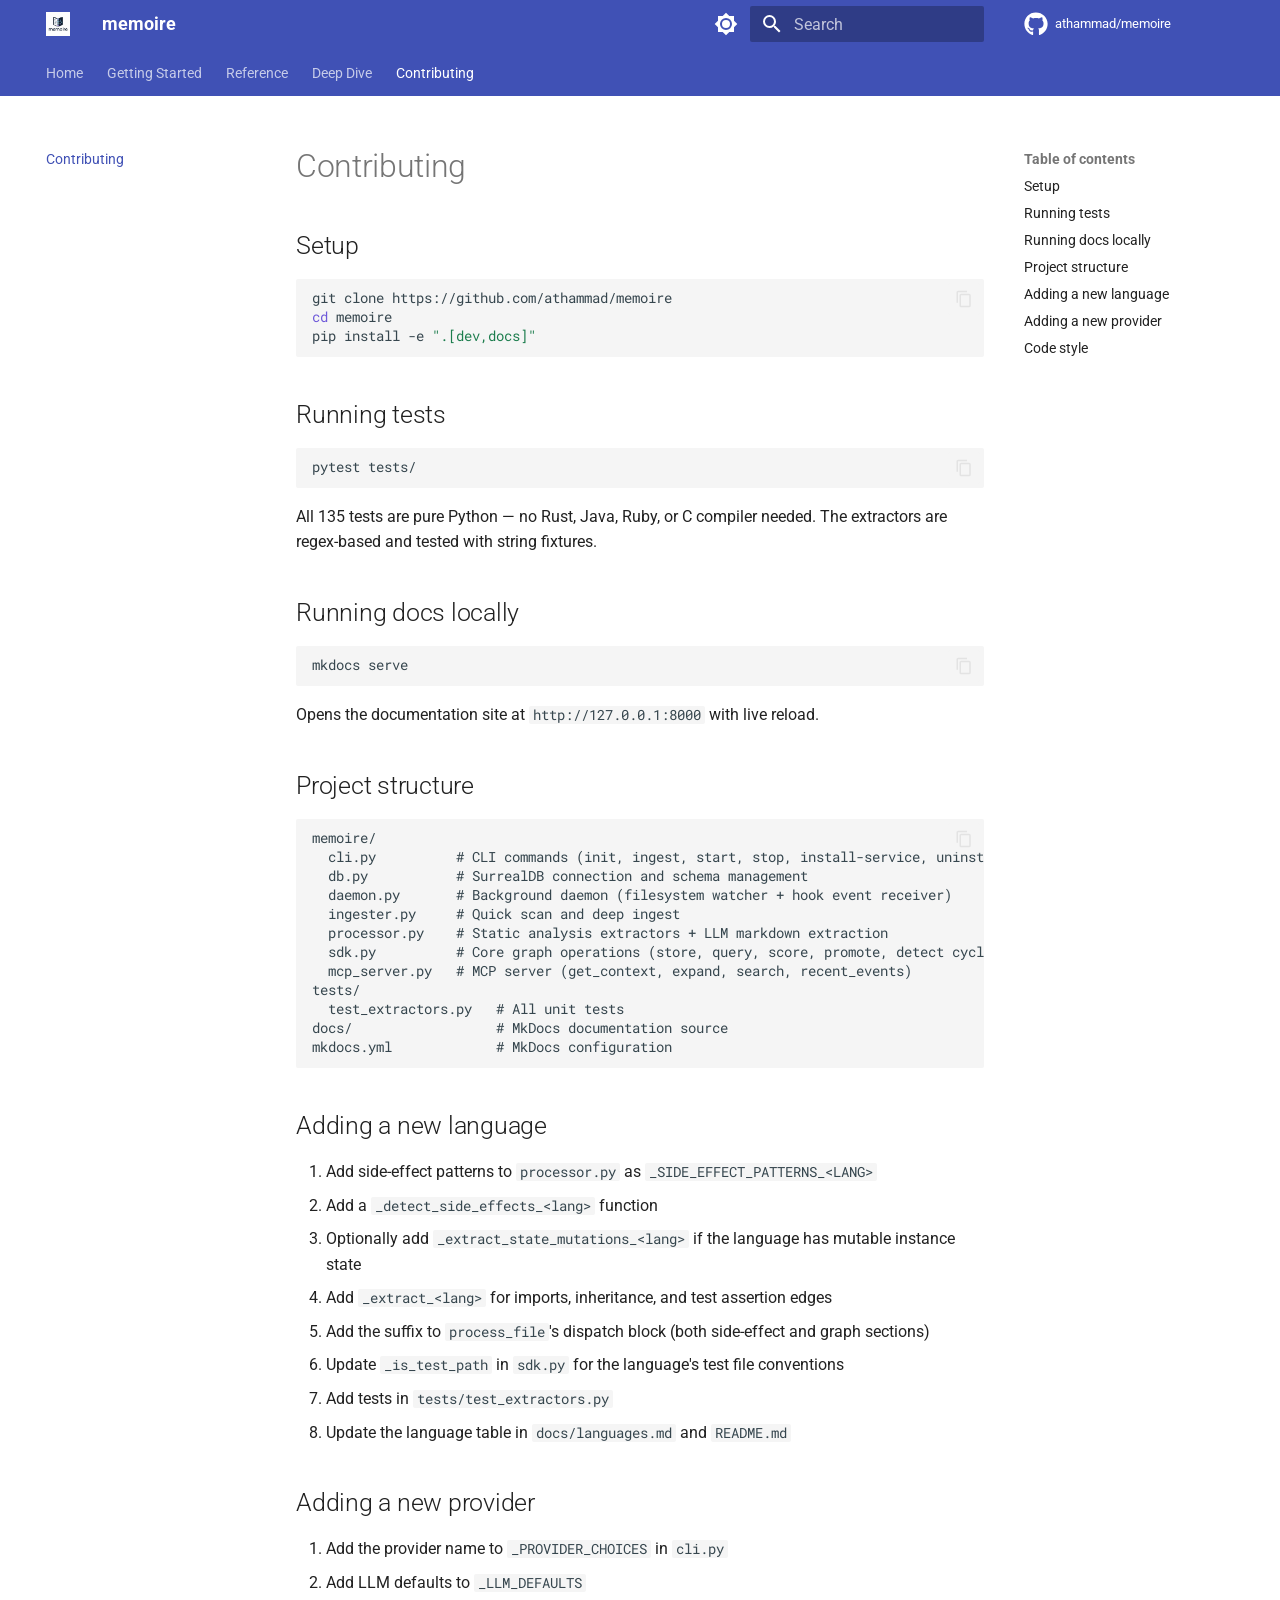
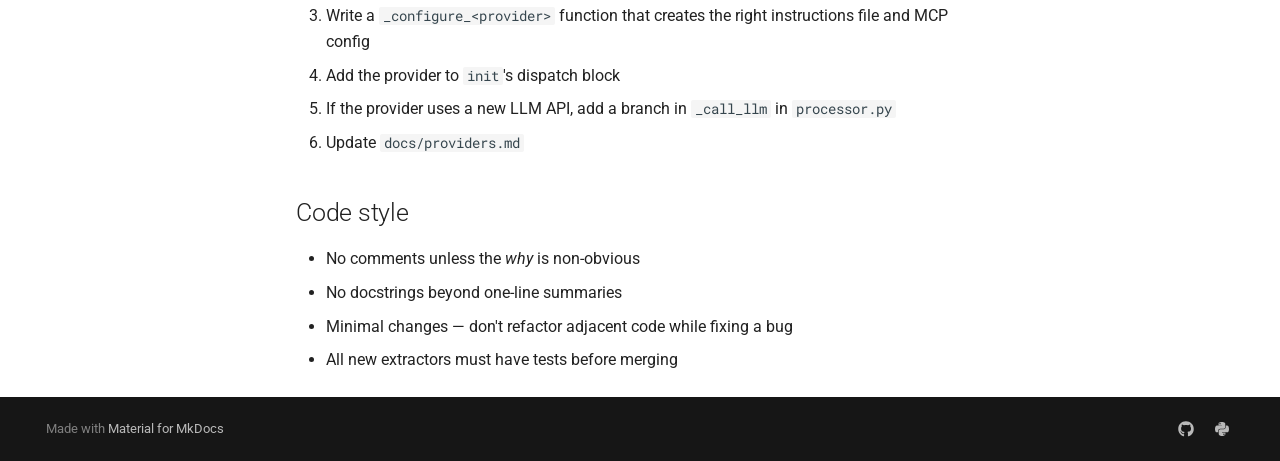
<file: contributing/index.html>
<!doctype html>
<html lang="en" class="no-js">
  <head>
    
      <meta charset="utf-8">
      <meta name="viewport" content="width=device-width,initial-scale=1">
      
        <meta name="description" content="Persistent causal project memory for AI coding assistants">
      
      
      
        <link rel="canonical" href="https://athammad.github.io/memoire/contributing/">
      
      
        <link rel="prev" href="../benchmark/">
      
      
      
        
      
      
      <link rel="icon" href="../assets/logo.png">
      <meta name="generator" content="mkdocs-1.6.1, mkdocs-material-9.7.6">
    
    
      
        <title>Contributing - memoire</title>
      
    
    
      <link rel="stylesheet" href="../assets/stylesheets/main.484c7ddc.min.css">
      
        
        <link rel="stylesheet" href="../assets/stylesheets/palette.ab4e12ef.min.css">
      
      


    
    
      
    
    
      
        
        
        <link rel="preconnect" href="https://fonts.gstatic.com" crossorigin>
        <link rel="stylesheet" href="https://fonts.googleapis.com/css?family=Roboto:300,300i,400,400i,700,700i%7CRoboto+Mono:400,400i,700,700i&display=fallback">
        <style>:root{--md-text-font:"Roboto";--md-code-font:"Roboto Mono"}</style>
      
    
    
    <script>__md_scope=new URL("..",location),__md_hash=e=>[...e].reduce(((e,_)=>(e<<5)-e+_.charCodeAt(0)),0),__md_get=(e,_=localStorage,t=__md_scope)=>JSON.parse(_.getItem(t.pathname+"."+e)),__md_set=(e,_,t=localStorage,a=__md_scope)=>{try{t.setItem(a.pathname+"."+e,JSON.stringify(_))}catch(e){}}</script>
    
      

    
    
  </head>
  
  
    
    
      
    
    
    
    
    <body dir="ltr" data-md-color-scheme="default" data-md-color-primary="indigo" data-md-color-accent="indigo">
  
    
    <input class="md-toggle" data-md-toggle="drawer" type="checkbox" id="__drawer" autocomplete="off">
    <input class="md-toggle" data-md-toggle="search" type="checkbox" id="__search" autocomplete="off">
    <label class="md-overlay" for="__drawer"></label>
    <div data-md-component="skip">
      
        
        <a href="#contributing" class="md-skip">
          Skip to content
        </a>
      
    </div>
    <div data-md-component="announce">
      
    </div>
    
    
      

<header class="md-header" data-md-component="header">
  <nav class="md-header__inner md-grid" aria-label="Header">
    <a href=".." title="memoire" class="md-header__button md-logo" aria-label="memoire" data-md-component="logo">
      
  <img src="../assets/logo.png" alt="logo">

    </a>
    <label class="md-header__button md-icon" for="__drawer">
      
      <svg xmlns="http://www.w3.org/2000/svg" viewBox="0 0 24 24"><path d="M3 6h18v2H3zm0 5h18v2H3zm0 5h18v2H3z"/></svg>
    </label>
    <div class="md-header__title" data-md-component="header-title">
      <div class="md-header__ellipsis">
        <div class="md-header__topic">
          <span class="md-ellipsis">
            memoire
          </span>
        </div>
        <div class="md-header__topic" data-md-component="header-topic">
          <span class="md-ellipsis">
            
              Contributing
            
          </span>
        </div>
      </div>
    </div>
    
      
        <form class="md-header__option" data-md-component="palette">
  
    
    
    
    <input class="md-option" data-md-color-media="" data-md-color-scheme="default" data-md-color-primary="indigo" data-md-color-accent="indigo"  aria-label="Switch to dark mode"  type="radio" name="__palette" id="__palette_0">
    
      <label class="md-header__button md-icon" title="Switch to dark mode" for="__palette_1" hidden>
        <svg xmlns="http://www.w3.org/2000/svg" viewBox="0 0 24 24"><path d="M12 8a4 4 0 0 0-4 4 4 4 0 0 0 4 4 4 4 0 0 0 4-4 4 4 0 0 0-4-4m0 10a6 6 0 0 1-6-6 6 6 0 0 1 6-6 6 6 0 0 1 6 6 6 6 0 0 1-6 6m8-9.31V4h-4.69L12 .69 8.69 4H4v4.69L.69 12 4 15.31V20h4.69L12 23.31 15.31 20H20v-4.69L23.31 12z"/></svg>
      </label>
    
  
    
    
    
    <input class="md-option" data-md-color-media="" data-md-color-scheme="slate" data-md-color-primary="indigo" data-md-color-accent="indigo"  aria-label="Switch to light mode"  type="radio" name="__palette" id="__palette_1">
    
      <label class="md-header__button md-icon" title="Switch to light mode" for="__palette_0" hidden>
        <svg xmlns="http://www.w3.org/2000/svg" viewBox="0 0 24 24"><path d="M12 18c-.89 0-1.74-.2-2.5-.55C11.56 16.5 13 14.42 13 12s-1.44-4.5-3.5-5.45C10.26 6.2 11.11 6 12 6a6 6 0 0 1 6 6 6 6 0 0 1-6 6m8-9.31V4h-4.69L12 .69 8.69 4H4v4.69L.69 12 4 15.31V20h4.69L12 23.31 15.31 20H20v-4.69L23.31 12z"/></svg>
      </label>
    
  
</form>
      
    
    
      <script>var palette=__md_get("__palette");if(palette&&palette.color){if("(prefers-color-scheme)"===palette.color.media){var media=matchMedia("(prefers-color-scheme: light)"),input=document.querySelector(media.matches?"[data-md-color-media='(prefers-color-scheme: light)']":"[data-md-color-media='(prefers-color-scheme: dark)']");palette.color.media=input.getAttribute("data-md-color-media"),palette.color.scheme=input.getAttribute("data-md-color-scheme"),palette.color.primary=input.getAttribute("data-md-color-primary"),palette.color.accent=input.getAttribute("data-md-color-accent")}for(var[key,value]of Object.entries(palette.color))document.body.setAttribute("data-md-color-"+key,value)}</script>
    
    
    
      
      
        <label class="md-header__button md-icon" for="__search">
          
          <svg xmlns="http://www.w3.org/2000/svg" viewBox="0 0 24 24"><path d="M9.5 3A6.5 6.5 0 0 1 16 9.5c0 1.61-.59 3.09-1.56 4.23l.27.27h.79l5 5-1.5 1.5-5-5v-.79l-.27-.27A6.52 6.52 0 0 1 9.5 16 6.5 6.5 0 0 1 3 9.5 6.5 6.5 0 0 1 9.5 3m0 2C7 5 5 7 5 9.5S7 14 9.5 14 14 12 14 9.5 12 5 9.5 5"/></svg>
        </label>
        <div class="md-search" data-md-component="search" role="dialog">
  <label class="md-search__overlay" for="__search"></label>
  <div class="md-search__inner" role="search">
    <form class="md-search__form" name="search">
      <input type="text" class="md-search__input" name="query" aria-label="Search" placeholder="Search" autocapitalize="off" autocorrect="off" autocomplete="off" spellcheck="false" data-md-component="search-query" required>
      <label class="md-search__icon md-icon" for="__search">
        
        <svg xmlns="http://www.w3.org/2000/svg" viewBox="0 0 24 24"><path d="M9.5 3A6.5 6.5 0 0 1 16 9.5c0 1.61-.59 3.09-1.56 4.23l.27.27h.79l5 5-1.5 1.5-5-5v-.79l-.27-.27A6.52 6.52 0 0 1 9.5 16 6.5 6.5 0 0 1 3 9.5 6.5 6.5 0 0 1 9.5 3m0 2C7 5 5 7 5 9.5S7 14 9.5 14 14 12 14 9.5 12 5 9.5 5"/></svg>
        
        <svg xmlns="http://www.w3.org/2000/svg" viewBox="0 0 24 24"><path d="M20 11v2H8l5.5 5.5-1.42 1.42L4.16 12l7.92-7.92L13.5 5.5 8 11z"/></svg>
      </label>
      <nav class="md-search__options" aria-label="Search">
        
        <button type="reset" class="md-search__icon md-icon" title="Clear" aria-label="Clear" tabindex="-1">
          
          <svg xmlns="http://www.w3.org/2000/svg" viewBox="0 0 24 24"><path d="M19 6.41 17.59 5 12 10.59 6.41 5 5 6.41 10.59 12 5 17.59 6.41 19 12 13.41 17.59 19 19 17.59 13.41 12z"/></svg>
        </button>
      </nav>
      
        <div class="md-search__suggest" data-md-component="search-suggest"></div>
      
    </form>
    <div class="md-search__output">
      <div class="md-search__scrollwrap" tabindex="0" data-md-scrollfix>
        <div class="md-search-result" data-md-component="search-result">
          <div class="md-search-result__meta">
            Initializing search
          </div>
          <ol class="md-search-result__list" role="presentation"></ol>
        </div>
      </div>
    </div>
  </div>
</div>
      
    
    
      <div class="md-header__source">
        <a href="https://github.com/athammad/memoire" title="Go to repository" class="md-source" data-md-component="source">
  <div class="md-source__icon md-icon">
    
    <svg xmlns="http://www.w3.org/2000/svg" viewBox="0 0 512 512"><!--! Font Awesome Free 7.1.0 by @fontawesome - https://fontawesome.com License - https://fontawesome.com/license/free (Icons: CC BY 4.0, Fonts: SIL OFL 1.1, Code: MIT License) Copyright 2025 Fonticons, Inc.--><path d="M173.9 397.4c0 2-2.3 3.6-5.2 3.6-3.3.3-5.6-1.3-5.6-3.6 0-2 2.3-3.6 5.2-3.6 3-.3 5.6 1.3 5.6 3.6m-31.1-4.5c-.7 2 1.3 4.3 4.3 4.9 2.6 1 5.6 0 6.2-2s-1.3-4.3-4.3-5.2c-2.6-.7-5.5.3-6.2 2.3m44.2-1.7c-2.9.7-4.9 2.6-4.6 4.9.3 2 2.9 3.3 5.9 2.6 2.9-.7 4.9-2.6 4.6-4.6-.3-1.9-3-3.2-5.9-2.9M252.8 8C114.1 8 8 113.3 8 252c0 110.9 69.8 205.8 169.5 239.2 12.8 2.3 17.3-5.6 17.3-12.1 0-6.2-.3-40.4-.3-61.4 0 0-70 15-84.7-29.8 0 0-11.4-29.1-27.8-36.6 0 0-22.9-15.7 1.6-15.4 0 0 24.9 2 38.6 25.8 21.9 38.6 58.6 27.5 72.9 20.9 2.3-16 8.8-27.1 16-33.7-55.9-6.2-112.3-14.3-112.3-110.5 0-27.5 7.6-41.3 23.6-58.9-2.6-6.5-11.1-33.3 2.6-67.9 20.9-6.5 69 27 69 27 20-5.6 41.5-8.5 62.8-8.5s42.8 2.9 62.8 8.5c0 0 48.1-33.6 69-27 13.7 34.7 5.2 61.4 2.6 67.9 16 17.7 25.8 31.5 25.8 58.9 0 96.5-58.9 104.2-114.8 110.5 9.2 7.9 17 22.9 17 46.4 0 33.7-.3 75.4-.3 83.6 0 6.5 4.6 14.4 17.3 12.1C436.2 457.8 504 362.9 504 252 504 113.3 391.5 8 252.8 8M105.2 352.9c-1.3 1-1 3.3.7 5.2 1.6 1.6 3.9 2.3 5.2 1 1.3-1 1-3.3-.7-5.2-1.6-1.6-3.9-2.3-5.2-1m-10.8-8.1c-.7 1.3.3 2.9 2.3 3.9 1.6 1 3.6.7 4.3-.7.7-1.3-.3-2.9-2.3-3.9-2-.6-3.6-.3-4.3.7m32.4 35.6c-1.6 1.3-1 4.3 1.3 6.2 2.3 2.3 5.2 2.6 6.5 1 1.3-1.3.7-4.3-1.3-6.2-2.2-2.3-5.2-2.6-6.5-1m-11.4-14.7c-1.6 1-1.6 3.6 0 5.9s4.3 3.3 5.6 2.3c1.6-1.3 1.6-3.9 0-6.2-1.4-2.3-4-3.3-5.6-2"/></svg>
  </div>
  <div class="md-source__repository">
    athammad/memoire
  </div>
</a>
      </div>
    
  </nav>
  
</header>
    
    <div class="md-container" data-md-component="container">
      
      
        
          
            
<nav class="md-tabs" aria-label="Tabs" data-md-component="tabs">
  <div class="md-grid">
    <ul class="md-tabs__list">
      
        
  
  
  
  
    <li class="md-tabs__item">
      <a href=".." class="md-tabs__link">
        
  
  
    
  
  Home

      </a>
    </li>
  

      
        
  
  
  
  
    
    
      <li class="md-tabs__item">
        <a href="../quickstart/" class="md-tabs__link">
          
  
  
  Getting Started

        </a>
      </li>
    
  

      
        
  
  
  
  
    
    
      <li class="md-tabs__item">
        <a href="../languages/" class="md-tabs__link">
          
  
  
  Reference

        </a>
      </li>
    
  

      
        
  
  
  
  
    
    
      <li class="md-tabs__item">
        <a href="../theory/" class="md-tabs__link">
          
  
  
  Deep Dive

        </a>
      </li>
    
  

      
        
  
  
  
    
  
  
    <li class="md-tabs__item md-tabs__item--active">
      <a href="./" class="md-tabs__link">
        
  
  
    
  
  Contributing

      </a>
    </li>
  

      
    </ul>
  </div>
</nav>
          
        
      
      <main class="md-main" data-md-component="main">
        <div class="md-main__inner md-grid">
          
            
              
              <div class="md-sidebar md-sidebar--primary" data-md-component="sidebar" data-md-type="navigation" >
                <div class="md-sidebar__scrollwrap">
                  <div class="md-sidebar__inner">
                    


  


<nav class="md-nav md-nav--primary md-nav--lifted" aria-label="Navigation" data-md-level="0">
  <label class="md-nav__title" for="__drawer">
    <a href=".." title="memoire" class="md-nav__button md-logo" aria-label="memoire" data-md-component="logo">
      
  <img src="../assets/logo.png" alt="logo">

    </a>
    memoire
  </label>
  
    <div class="md-nav__source">
      <a href="https://github.com/athammad/memoire" title="Go to repository" class="md-source" data-md-component="source">
  <div class="md-source__icon md-icon">
    
    <svg xmlns="http://www.w3.org/2000/svg" viewBox="0 0 512 512"><!--! Font Awesome Free 7.1.0 by @fontawesome - https://fontawesome.com License - https://fontawesome.com/license/free (Icons: CC BY 4.0, Fonts: SIL OFL 1.1, Code: MIT License) Copyright 2025 Fonticons, Inc.--><path d="M173.9 397.4c0 2-2.3 3.6-5.2 3.6-3.3.3-5.6-1.3-5.6-3.6 0-2 2.3-3.6 5.2-3.6 3-.3 5.6 1.3 5.6 3.6m-31.1-4.5c-.7 2 1.3 4.3 4.3 4.9 2.6 1 5.6 0 6.2-2s-1.3-4.3-4.3-5.2c-2.6-.7-5.5.3-6.2 2.3m44.2-1.7c-2.9.7-4.9 2.6-4.6 4.9.3 2 2.9 3.3 5.9 2.6 2.9-.7 4.9-2.6 4.6-4.6-.3-1.9-3-3.2-5.9-2.9M252.8 8C114.1 8 8 113.3 8 252c0 110.9 69.8 205.8 169.5 239.2 12.8 2.3 17.3-5.6 17.3-12.1 0-6.2-.3-40.4-.3-61.4 0 0-70 15-84.7-29.8 0 0-11.4-29.1-27.8-36.6 0 0-22.9-15.7 1.6-15.4 0 0 24.9 2 38.6 25.8 21.9 38.6 58.6 27.5 72.9 20.9 2.3-16 8.8-27.1 16-33.7-55.9-6.2-112.3-14.3-112.3-110.5 0-27.5 7.6-41.3 23.6-58.9-2.6-6.5-11.1-33.3 2.6-67.9 20.9-6.5 69 27 69 27 20-5.6 41.5-8.5 62.8-8.5s42.8 2.9 62.8 8.5c0 0 48.1-33.6 69-27 13.7 34.7 5.2 61.4 2.6 67.9 16 17.7 25.8 31.5 25.8 58.9 0 96.5-58.9 104.2-114.8 110.5 9.2 7.9 17 22.9 17 46.4 0 33.7-.3 75.4-.3 83.6 0 6.5 4.6 14.4 17.3 12.1C436.2 457.8 504 362.9 504 252 504 113.3 391.5 8 252.8 8M105.2 352.9c-1.3 1-1 3.3.7 5.2 1.6 1.6 3.9 2.3 5.2 1 1.3-1 1-3.3-.7-5.2-1.6-1.6-3.9-2.3-5.2-1m-10.8-8.1c-.7 1.3.3 2.9 2.3 3.9 1.6 1 3.6.7 4.3-.7.7-1.3-.3-2.9-2.3-3.9-2-.6-3.6-.3-4.3.7m32.4 35.6c-1.6 1.3-1 4.3 1.3 6.2 2.3 2.3 5.2 2.6 6.5 1 1.3-1.3.7-4.3-1.3-6.2-2.2-2.3-5.2-2.6-6.5-1m-11.4-14.7c-1.6 1-1.6 3.6 0 5.9s4.3 3.3 5.6 2.3c1.6-1.3 1.6-3.9 0-6.2-1.4-2.3-4-3.3-5.6-2"/></svg>
  </div>
  <div class="md-source__repository">
    athammad/memoire
  </div>
</a>
    </div>
  
  <ul class="md-nav__list" data-md-scrollfix>
    
      
      
  
  
  
  
    <li class="md-nav__item">
      <a href=".." class="md-nav__link">
        
  
  
  <span class="md-ellipsis">
    
  
    Home
  

    
  </span>
  
  

      </a>
    </li>
  

    
      
      
  
  
  
  
    
    
    
    
      
      
        
      
    
    
    <li class="md-nav__item md-nav__item--nested">
      
        
        
        <input class="md-nav__toggle md-toggle " type="checkbox" id="__nav_2" >
        
          
          <label class="md-nav__link" for="__nav_2" id="__nav_2_label" tabindex="0">
            
  
  
  <span class="md-ellipsis">
    
  
    Getting Started
  

    
  </span>
  
  

            <span class="md-nav__icon md-icon"></span>
          </label>
        
        <nav class="md-nav" data-md-level="1" aria-labelledby="__nav_2_label" aria-expanded="false">
          <label class="md-nav__title" for="__nav_2">
            <span class="md-nav__icon md-icon"></span>
            
  
    Getting Started
  

          </label>
          <ul class="md-nav__list" data-md-scrollfix>
            
              
                
  
  
  
  
    <li class="md-nav__item">
      <a href="../quickstart/" class="md-nav__link">
        
  
  
  <span class="md-ellipsis">
    
  
    Installation & Quick Start
  

    
  </span>
  
  

      </a>
    </li>
  

              
            
              
                
  
  
  
  
    <li class="md-nav__item">
      <a href="../providers/" class="md-nav__link">
        
  
  
  <span class="md-ellipsis">
    
  
    Provider Setup
  

    
  </span>
  
  

      </a>
    </li>
  

              
            
          </ul>
        </nav>
      
    </li>
  

    
      
      
  
  
  
  
    
    
    
    
      
      
        
      
    
    
    <li class="md-nav__item md-nav__item--nested">
      
        
        
        <input class="md-nav__toggle md-toggle " type="checkbox" id="__nav_3" >
        
          
          <label class="md-nav__link" for="__nav_3" id="__nav_3_label" tabindex="0">
            
  
  
  <span class="md-ellipsis">
    
  
    Reference
  

    
  </span>
  
  

            <span class="md-nav__icon md-icon"></span>
          </label>
        
        <nav class="md-nav" data-md-level="1" aria-labelledby="__nav_3_label" aria-expanded="false">
          <label class="md-nav__title" for="__nav_3">
            <span class="md-nav__icon md-icon"></span>
            
  
    Reference
  

          </label>
          <ul class="md-nav__list" data-md-scrollfix>
            
              
                
  
  
  
  
    <li class="md-nav__item">
      <a href="../languages/" class="md-nav__link">
        
  
  
  <span class="md-ellipsis">
    
  
    Language Support
  

    
  </span>
  
  

      </a>
    </li>
  

              
            
              
                
  
  
  
  
    <li class="md-nav__item">
      <a href="../mcp/" class="md-nav__link">
        
  
  
  <span class="md-ellipsis">
    
  
    MCP Tools
  

    
  </span>
  
  

      </a>
    </li>
  

              
            
          </ul>
        </nav>
      
    </li>
  

    
      
      
  
  
  
  
    
    
    
    
      
      
        
      
    
    
    <li class="md-nav__item md-nav__item--nested">
      
        
        
        <input class="md-nav__toggle md-toggle " type="checkbox" id="__nav_4" >
        
          
          <label class="md-nav__link" for="__nav_4" id="__nav_4_label" tabindex="0">
            
  
  
  <span class="md-ellipsis">
    
  
    Deep Dive
  

    
  </span>
  
  

            <span class="md-nav__icon md-icon"></span>
          </label>
        
        <nav class="md-nav" data-md-level="1" aria-labelledby="__nav_4_label" aria-expanded="false">
          <label class="md-nav__title" for="__nav_4">
            <span class="md-nav__icon md-icon"></span>
            
  
    Deep Dive
  

          </label>
          <ul class="md-nav__list" data-md-scrollfix>
            
              
                
  
  
  
  
    <li class="md-nav__item">
      <a href="../theory/" class="md-nav__link">
        
  
  
  <span class="md-ellipsis">
    
  
    Theory
  

    
  </span>
  
  

      </a>
    </li>
  

              
            
              
                
  
  
  
  
    <li class="md-nav__item">
      <a href="../design/" class="md-nav__link">
        
  
  
  <span class="md-ellipsis">
    
  
    Design
  

    
  </span>
  
  

      </a>
    </li>
  

              
            
              
                
  
  
  
  
    <li class="md-nav__item">
      <a href="../benchmark/" class="md-nav__link">
        
  
  
  <span class="md-ellipsis">
    
  
    Benchmark
  

    
  </span>
  
  

      </a>
    </li>
  

              
            
          </ul>
        </nav>
      
    </li>
  

    
      
      
  
  
    
  
  
  
    <li class="md-nav__item md-nav__item--active">
      
      <input class="md-nav__toggle md-toggle" type="checkbox" id="__toc">
      
      
        
      
      
        <label class="md-nav__link md-nav__link--active" for="__toc">
          
  
  
  <span class="md-ellipsis">
    
  
    Contributing
  

    
  </span>
  
  

          <span class="md-nav__icon md-icon"></span>
        </label>
      
      <a href="./" class="md-nav__link md-nav__link--active">
        
  
  
  <span class="md-ellipsis">
    
  
    Contributing
  

    
  </span>
  
  

      </a>
      
        

<nav class="md-nav md-nav--secondary" aria-label="Table of contents">
  
  
  
    
  
  
    <label class="md-nav__title" for="__toc">
      <span class="md-nav__icon md-icon"></span>
      Table of contents
    </label>
    <ul class="md-nav__list" data-md-component="toc" data-md-scrollfix>
      
        <li class="md-nav__item">
  <a href="#setup" class="md-nav__link">
    <span class="md-ellipsis">
      
        Setup
      
    </span>
  </a>
  
</li>
      
        <li class="md-nav__item">
  <a href="#running-tests" class="md-nav__link">
    <span class="md-ellipsis">
      
        Running tests
      
    </span>
  </a>
  
</li>
      
        <li class="md-nav__item">
  <a href="#running-docs-locally" class="md-nav__link">
    <span class="md-ellipsis">
      
        Running docs locally
      
    </span>
  </a>
  
</li>
      
        <li class="md-nav__item">
  <a href="#project-structure" class="md-nav__link">
    <span class="md-ellipsis">
      
        Project structure
      
    </span>
  </a>
  
</li>
      
        <li class="md-nav__item">
  <a href="#adding-a-new-language" class="md-nav__link">
    <span class="md-ellipsis">
      
        Adding a new language
      
    </span>
  </a>
  
</li>
      
        <li class="md-nav__item">
  <a href="#adding-a-new-provider" class="md-nav__link">
    <span class="md-ellipsis">
      
        Adding a new provider
      
    </span>
  </a>
  
</li>
      
        <li class="md-nav__item">
  <a href="#code-style" class="md-nav__link">
    <span class="md-ellipsis">
      
        Code style
      
    </span>
  </a>
  
</li>
      
    </ul>
  
</nav>
      
    </li>
  

    
  </ul>
</nav>
                  </div>
                </div>
              </div>
            
            
              
              <div class="md-sidebar md-sidebar--secondary" data-md-component="sidebar" data-md-type="toc" >
                <div class="md-sidebar__scrollwrap">
                  <div class="md-sidebar__inner">
                    

<nav class="md-nav md-nav--secondary" aria-label="Table of contents">
  
  
  
    
  
  
    <label class="md-nav__title" for="__toc">
      <span class="md-nav__icon md-icon"></span>
      Table of contents
    </label>
    <ul class="md-nav__list" data-md-component="toc" data-md-scrollfix>
      
        <li class="md-nav__item">
  <a href="#setup" class="md-nav__link">
    <span class="md-ellipsis">
      
        Setup
      
    </span>
  </a>
  
</li>
      
        <li class="md-nav__item">
  <a href="#running-tests" class="md-nav__link">
    <span class="md-ellipsis">
      
        Running tests
      
    </span>
  </a>
  
</li>
      
        <li class="md-nav__item">
  <a href="#running-docs-locally" class="md-nav__link">
    <span class="md-ellipsis">
      
        Running docs locally
      
    </span>
  </a>
  
</li>
      
        <li class="md-nav__item">
  <a href="#project-structure" class="md-nav__link">
    <span class="md-ellipsis">
      
        Project structure
      
    </span>
  </a>
  
</li>
      
        <li class="md-nav__item">
  <a href="#adding-a-new-language" class="md-nav__link">
    <span class="md-ellipsis">
      
        Adding a new language
      
    </span>
  </a>
  
</li>
      
        <li class="md-nav__item">
  <a href="#adding-a-new-provider" class="md-nav__link">
    <span class="md-ellipsis">
      
        Adding a new provider
      
    </span>
  </a>
  
</li>
      
        <li class="md-nav__item">
  <a href="#code-style" class="md-nav__link">
    <span class="md-ellipsis">
      
        Code style
      
    </span>
  </a>
  
</li>
      
    </ul>
  
</nav>
                  </div>
                </div>
              </div>
            
          
          
            <div class="md-content" data-md-component="content">
              
              <article class="md-content__inner md-typeset">
                
                  


  
  


<h1 id="contributing">Contributing<a class="headerlink" href="#contributing" title="Permanent link">&para;</a></h1>
<h2 id="setup">Setup<a class="headerlink" href="#setup" title="Permanent link">&para;</a></h2>
<div class="highlight"><pre><span></span><code><a id="__codelineno-0-1" name="__codelineno-0-1" href="#__codelineno-0-1"></a>git<span class="w"> </span>clone<span class="w"> </span>https://github.com/athammad/memoire
<a id="__codelineno-0-2" name="__codelineno-0-2" href="#__codelineno-0-2"></a><span class="nb">cd</span><span class="w"> </span>memoire
<a id="__codelineno-0-3" name="__codelineno-0-3" href="#__codelineno-0-3"></a>pip<span class="w"> </span>install<span class="w"> </span>-e<span class="w"> </span><span class="s2">&quot;.[dev,docs]&quot;</span>
</code></pre></div>
<h2 id="running-tests">Running tests<a class="headerlink" href="#running-tests" title="Permanent link">&para;</a></h2>
<div class="highlight"><pre><span></span><code><a id="__codelineno-1-1" name="__codelineno-1-1" href="#__codelineno-1-1"></a>pytest<span class="w"> </span>tests/
</code></pre></div>
<p>All 135 tests are pure Python — no Rust, Java, Ruby, or C compiler needed. The extractors are regex-based and tested with string fixtures.</p>
<h2 id="running-docs-locally">Running docs locally<a class="headerlink" href="#running-docs-locally" title="Permanent link">&para;</a></h2>
<div class="highlight"><pre><span></span><code><a id="__codelineno-2-1" name="__codelineno-2-1" href="#__codelineno-2-1"></a>mkdocs<span class="w"> </span>serve
</code></pre></div>
<p>Opens the documentation site at <code>http://127.0.0.1:8000</code> with live reload.</p>
<h2 id="project-structure">Project structure<a class="headerlink" href="#project-structure" title="Permanent link">&para;</a></h2>
<div class="highlight"><pre><span></span><code><a id="__codelineno-3-1" name="__codelineno-3-1" href="#__codelineno-3-1"></a>memoire/
<a id="__codelineno-3-2" name="__codelineno-3-2" href="#__codelineno-3-2"></a>  cli.py          # CLI commands (init, ingest, start, stop, install-service, uninstall-service, check, mcp, hook-event, pre-read)
<a id="__codelineno-3-3" name="__codelineno-3-3" href="#__codelineno-3-3"></a>  db.py           # SurrealDB connection and schema management
<a id="__codelineno-3-4" name="__codelineno-3-4" href="#__codelineno-3-4"></a>  daemon.py       # Background daemon (filesystem watcher + hook event receiver)
<a id="__codelineno-3-5" name="__codelineno-3-5" href="#__codelineno-3-5"></a>  ingester.py     # Quick scan and deep ingest
<a id="__codelineno-3-6" name="__codelineno-3-6" href="#__codelineno-3-6"></a>  processor.py    # Static analysis extractors + LLM markdown extraction
<a id="__codelineno-3-7" name="__codelineno-3-7" href="#__codelineno-3-7"></a>  sdk.py          # Core graph operations (store, query, score, promote, detect cycles)
<a id="__codelineno-3-8" name="__codelineno-3-8" href="#__codelineno-3-8"></a>  mcp_server.py   # MCP server (get_context, expand, search, recent_events)
<a id="__codelineno-3-9" name="__codelineno-3-9" href="#__codelineno-3-9"></a>tests/
<a id="__codelineno-3-10" name="__codelineno-3-10" href="#__codelineno-3-10"></a>  test_extractors.py   # All unit tests
<a id="__codelineno-3-11" name="__codelineno-3-11" href="#__codelineno-3-11"></a>docs/                  # MkDocs documentation source
<a id="__codelineno-3-12" name="__codelineno-3-12" href="#__codelineno-3-12"></a>mkdocs.yml             # MkDocs configuration
</code></pre></div>
<h2 id="adding-a-new-language">Adding a new language<a class="headerlink" href="#adding-a-new-language" title="Permanent link">&para;</a></h2>
<ol>
<li>Add side-effect patterns to <code>processor.py</code> as <code>_SIDE_EFFECT_PATTERNS_&lt;LANG&gt;</code></li>
<li>Add a <code>_detect_side_effects_&lt;lang&gt;</code> function</li>
<li>Optionally add <code>_extract_state_mutations_&lt;lang&gt;</code> if the language has mutable instance state</li>
<li>Add <code>_extract_&lt;lang&gt;</code> for imports, inheritance, and test assertion edges</li>
<li>Add the suffix to <code>process_file</code>'s dispatch block (both side-effect and graph sections)</li>
<li>Update <code>_is_test_path</code> in <code>sdk.py</code> for the language's test file conventions</li>
<li>Add tests in <code>tests/test_extractors.py</code></li>
<li>Update the language table in <code>docs/languages.md</code> and <code>README.md</code></li>
</ol>
<h2 id="adding-a-new-provider">Adding a new provider<a class="headerlink" href="#adding-a-new-provider" title="Permanent link">&para;</a></h2>
<ol>
<li>Add the provider name to <code>_PROVIDER_CHOICES</code> in <code>cli.py</code></li>
<li>Add LLM defaults to <code>_LLM_DEFAULTS</code></li>
<li>Write a <code>_configure_&lt;provider&gt;</code> function that creates the right instructions file and MCP config</li>
<li>Add the provider to <code>init</code>'s dispatch block</li>
<li>If the provider uses a new LLM API, add a branch in <code>_call_llm</code> in <code>processor.py</code></li>
<li>Update <code>docs/providers.md</code></li>
</ol>
<h2 id="code-style">Code style<a class="headerlink" href="#code-style" title="Permanent link">&para;</a></h2>
<ul>
<li>No comments unless the <em>why</em> is non-obvious</li>
<li>No docstrings beyond one-line summaries</li>
<li>Minimal changes — don't refactor adjacent code while fixing a bug</li>
<li>All new extractors must have tests before merging</li>
</ul>












                
              </article>
            </div>
          
          
<script>var target=document.getElementById(location.hash.slice(1));target&&target.name&&(target.checked=target.name.startsWith("__tabbed_"))</script>
        </div>
        
          <button type="button" class="md-top md-icon" data-md-component="top" hidden>
  
  <svg xmlns="http://www.w3.org/2000/svg" viewBox="0 0 24 24"><path d="M13 20h-2V8l-5.5 5.5-1.42-1.42L12 4.16l7.92 7.92-1.42 1.42L13 8z"/></svg>
  Back to top
</button>
        
      </main>
      
        <footer class="md-footer">
  
  <div class="md-footer-meta md-typeset">
    <div class="md-footer-meta__inner md-grid">
      <div class="md-copyright">
  
  
    Made with
    <a href="https://squidfunk.github.io/mkdocs-material/" target="_blank" rel="noopener">
      Material for MkDocs
    </a>
  
</div>
      
        
<div class="md-social">
  
    
    
    
    
      
      
    
    <a href="https://github.com/athammad/memoire" target="_blank" rel="noopener" title="github.com" class="md-social__link">
      <svg xmlns="http://www.w3.org/2000/svg" viewBox="0 0 512 512"><!--! Font Awesome Free 7.1.0 by @fontawesome - https://fontawesome.com License - https://fontawesome.com/license/free (Icons: CC BY 4.0, Fonts: SIL OFL 1.1, Code: MIT License) Copyright 2025 Fonticons, Inc.--><path d="M173.9 397.4c0 2-2.3 3.6-5.2 3.6-3.3.3-5.6-1.3-5.6-3.6 0-2 2.3-3.6 5.2-3.6 3-.3 5.6 1.3 5.6 3.6m-31.1-4.5c-.7 2 1.3 4.3 4.3 4.9 2.6 1 5.6 0 6.2-2s-1.3-4.3-4.3-5.2c-2.6-.7-5.5.3-6.2 2.3m44.2-1.7c-2.9.7-4.9 2.6-4.6 4.9.3 2 2.9 3.3 5.9 2.6 2.9-.7 4.9-2.6 4.6-4.6-.3-1.9-3-3.2-5.9-2.9M252.8 8C114.1 8 8 113.3 8 252c0 110.9 69.8 205.8 169.5 239.2 12.8 2.3 17.3-5.6 17.3-12.1 0-6.2-.3-40.4-.3-61.4 0 0-70 15-84.7-29.8 0 0-11.4-29.1-27.8-36.6 0 0-22.9-15.7 1.6-15.4 0 0 24.9 2 38.6 25.8 21.9 38.6 58.6 27.5 72.9 20.9 2.3-16 8.8-27.1 16-33.7-55.9-6.2-112.3-14.3-112.3-110.5 0-27.5 7.6-41.3 23.6-58.9-2.6-6.5-11.1-33.3 2.6-67.9 20.9-6.5 69 27 69 27 20-5.6 41.5-8.5 62.8-8.5s42.8 2.9 62.8 8.5c0 0 48.1-33.6 69-27 13.7 34.7 5.2 61.4 2.6 67.9 16 17.7 25.8 31.5 25.8 58.9 0 96.5-58.9 104.2-114.8 110.5 9.2 7.9 17 22.9 17 46.4 0 33.7-.3 75.4-.3 83.6 0 6.5 4.6 14.4 17.3 12.1C436.2 457.8 504 362.9 504 252 504 113.3 391.5 8 252.8 8M105.2 352.9c-1.3 1-1 3.3.7 5.2 1.6 1.6 3.9 2.3 5.2 1 1.3-1 1-3.3-.7-5.2-1.6-1.6-3.9-2.3-5.2-1m-10.8-8.1c-.7 1.3.3 2.9 2.3 3.9 1.6 1 3.6.7 4.3-.7.7-1.3-.3-2.9-2.3-3.9-2-.6-3.6-.3-4.3.7m32.4 35.6c-1.6 1.3-1 4.3 1.3 6.2 2.3 2.3 5.2 2.6 6.5 1 1.3-1.3.7-4.3-1.3-6.2-2.2-2.3-5.2-2.6-6.5-1m-11.4-14.7c-1.6 1-1.6 3.6 0 5.9s4.3 3.3 5.6 2.3c1.6-1.3 1.6-3.9 0-6.2-1.4-2.3-4-3.3-5.6-2"/></svg>
    </a>
  
    
    
    
    
      
      
    
    <a href="https://pypi.org/project/memoire-ai" target="_blank" rel="noopener" title="pypi.org" class="md-social__link">
      <svg xmlns="http://www.w3.org/2000/svg" viewBox="0 0 448 512"><!--! Font Awesome Free 7.1.0 by @fontawesome - https://fontawesome.com License - https://fontawesome.com/license/free (Icons: CC BY 4.0, Fonts: SIL OFL 1.1, Code: MIT License) Copyright 2025 Fonticons, Inc.--><path d="M439.8 200.5c-7.7-30.9-22.3-54.2-53.4-54.2h-40.1v47.4c0 36.8-31.2 67.8-66.8 67.8H172.7c-29.2 0-53.4 25-53.4 54.3v101.8c0 29 25.2 46 53.4 54.3 33.8 9.9 66.3 11.7 106.8 0 26.9-7.8 53.4-23.5 53.4-54.3v-40.7H226.2v-13.6h160.2c31.1 0 42.6-21.7 53.4-54.2 11.2-33.5 10.7-65.7 0-108.6M286.2 444.7a20.4 20.4 0 1 1 0-40.7 20.4 20.4 0 1 1 0 40.7M167.8 248.1h106.8c29.7 0 53.4-24.5 53.4-54.3V91.9c0-29-24.4-50.7-53.4-55.6-35.8-5.9-74.7-5.6-106.8.1-45.2 8-53.4 24.7-53.4 55.6v40.7h106.9v13.6h-147c-31.1 0-58.3 18.7-66.8 54.2-9.8 40.7-10.2 66.1 0 108.6 7.6 31.6 25.7 54.2 56.8 54.2H101v-48.8c0-35.3 30.5-66.4 66.8-66.4m-6.6-183.4a20.4 20.4 0 1 1 0 40.8 20.4 20.4 0 1 1 0-40.8"/></svg>
    </a>
  
</div>
      
    </div>
  </div>
</footer>
      
    </div>
    <div class="md-dialog" data-md-component="dialog">
      <div class="md-dialog__inner md-typeset"></div>
    </div>
    
    
    
      
      
      <script id="__config" type="application/json">{"annotate": null, "base": "..", "features": ["navigation.tabs", "navigation.sections", "navigation.top", "navigation.instant", "search.highlight", "search.suggest", "content.code.copy", "content.code.annotate"], "search": "../assets/javascripts/workers/search.2c215733.min.js", "tags": null, "translations": {"clipboard.copied": "Copied to clipboard", "clipboard.copy": "Copy to clipboard", "search.result.more.one": "1 more on this page", "search.result.more.other": "# more on this page", "search.result.none": "No matching documents", "search.result.one": "1 matching document", "search.result.other": "# matching documents", "search.result.placeholder": "Type to start searching", "search.result.term.missing": "Missing", "select.version": "Select version"}, "version": null}</script>
    
    
      <script src="../assets/javascripts/bundle.79ae519e.min.js"></script>
      
    
  </body>
</html>
</file>
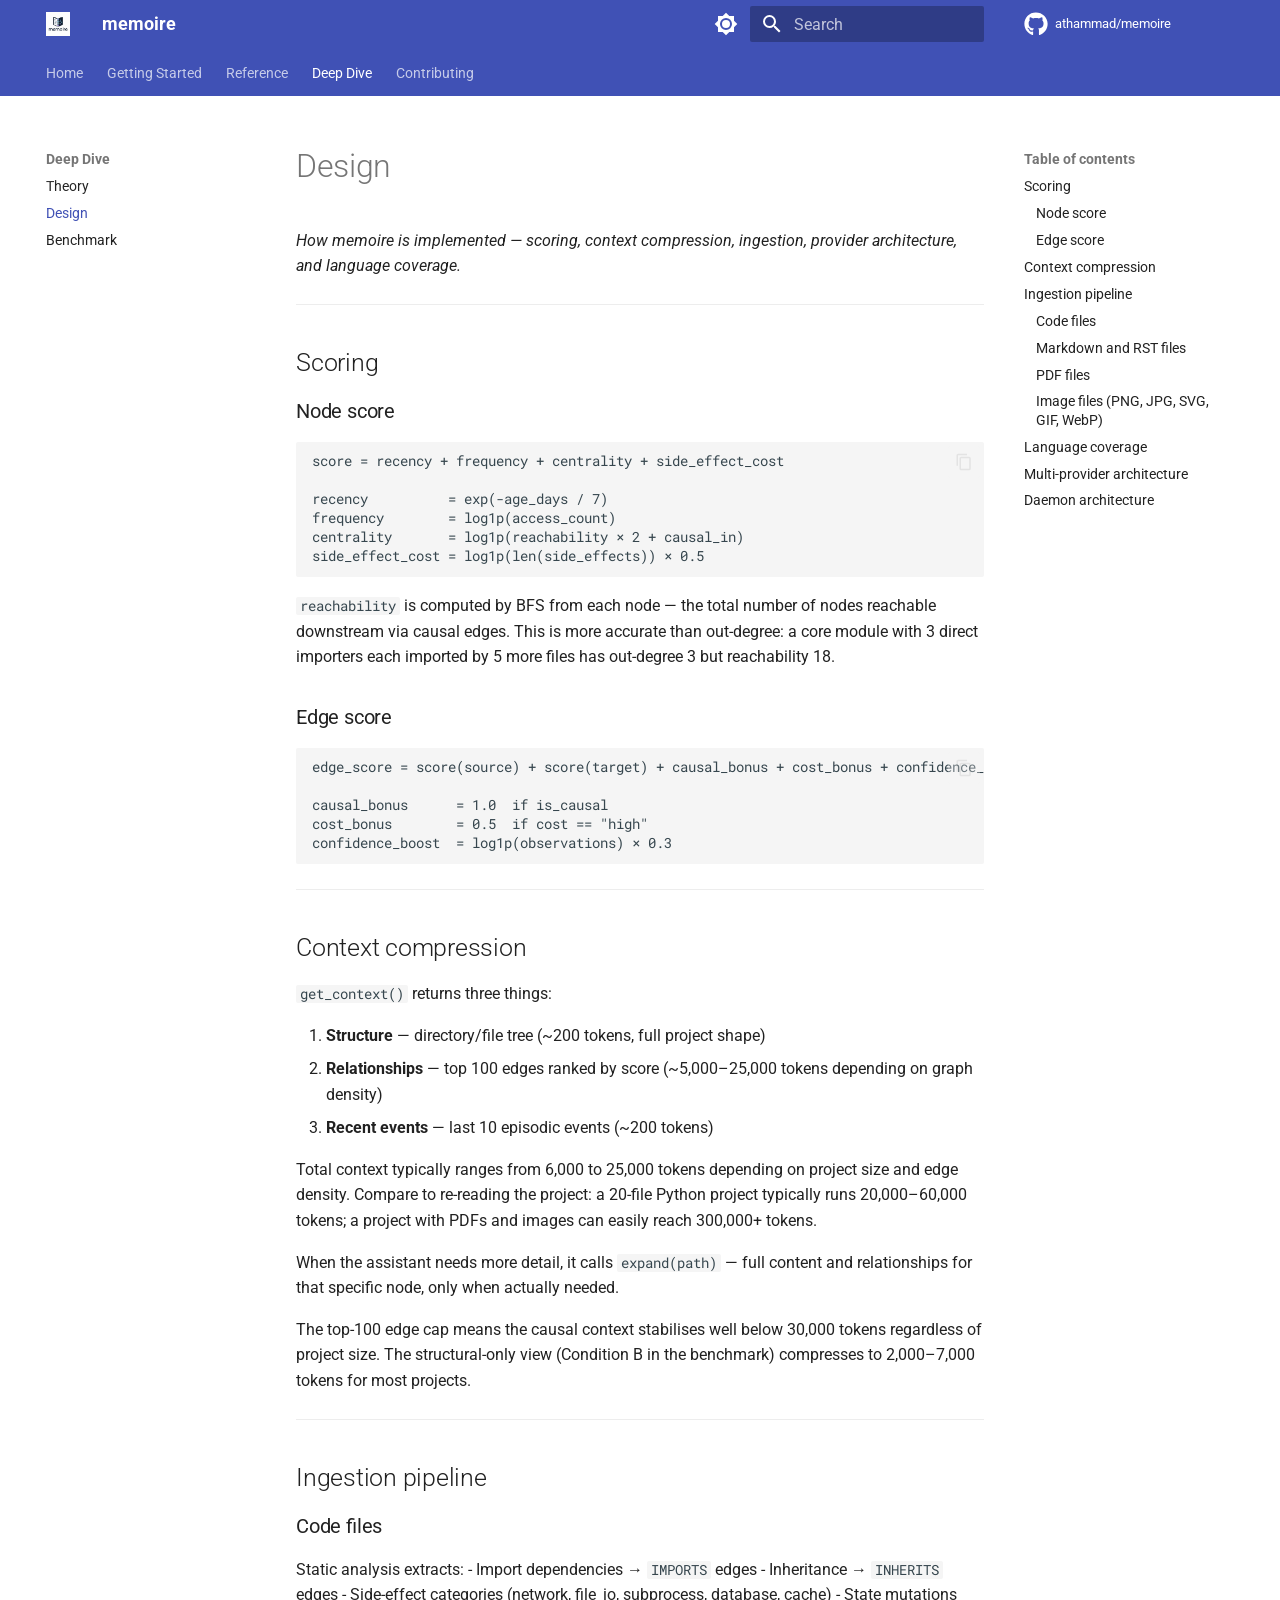
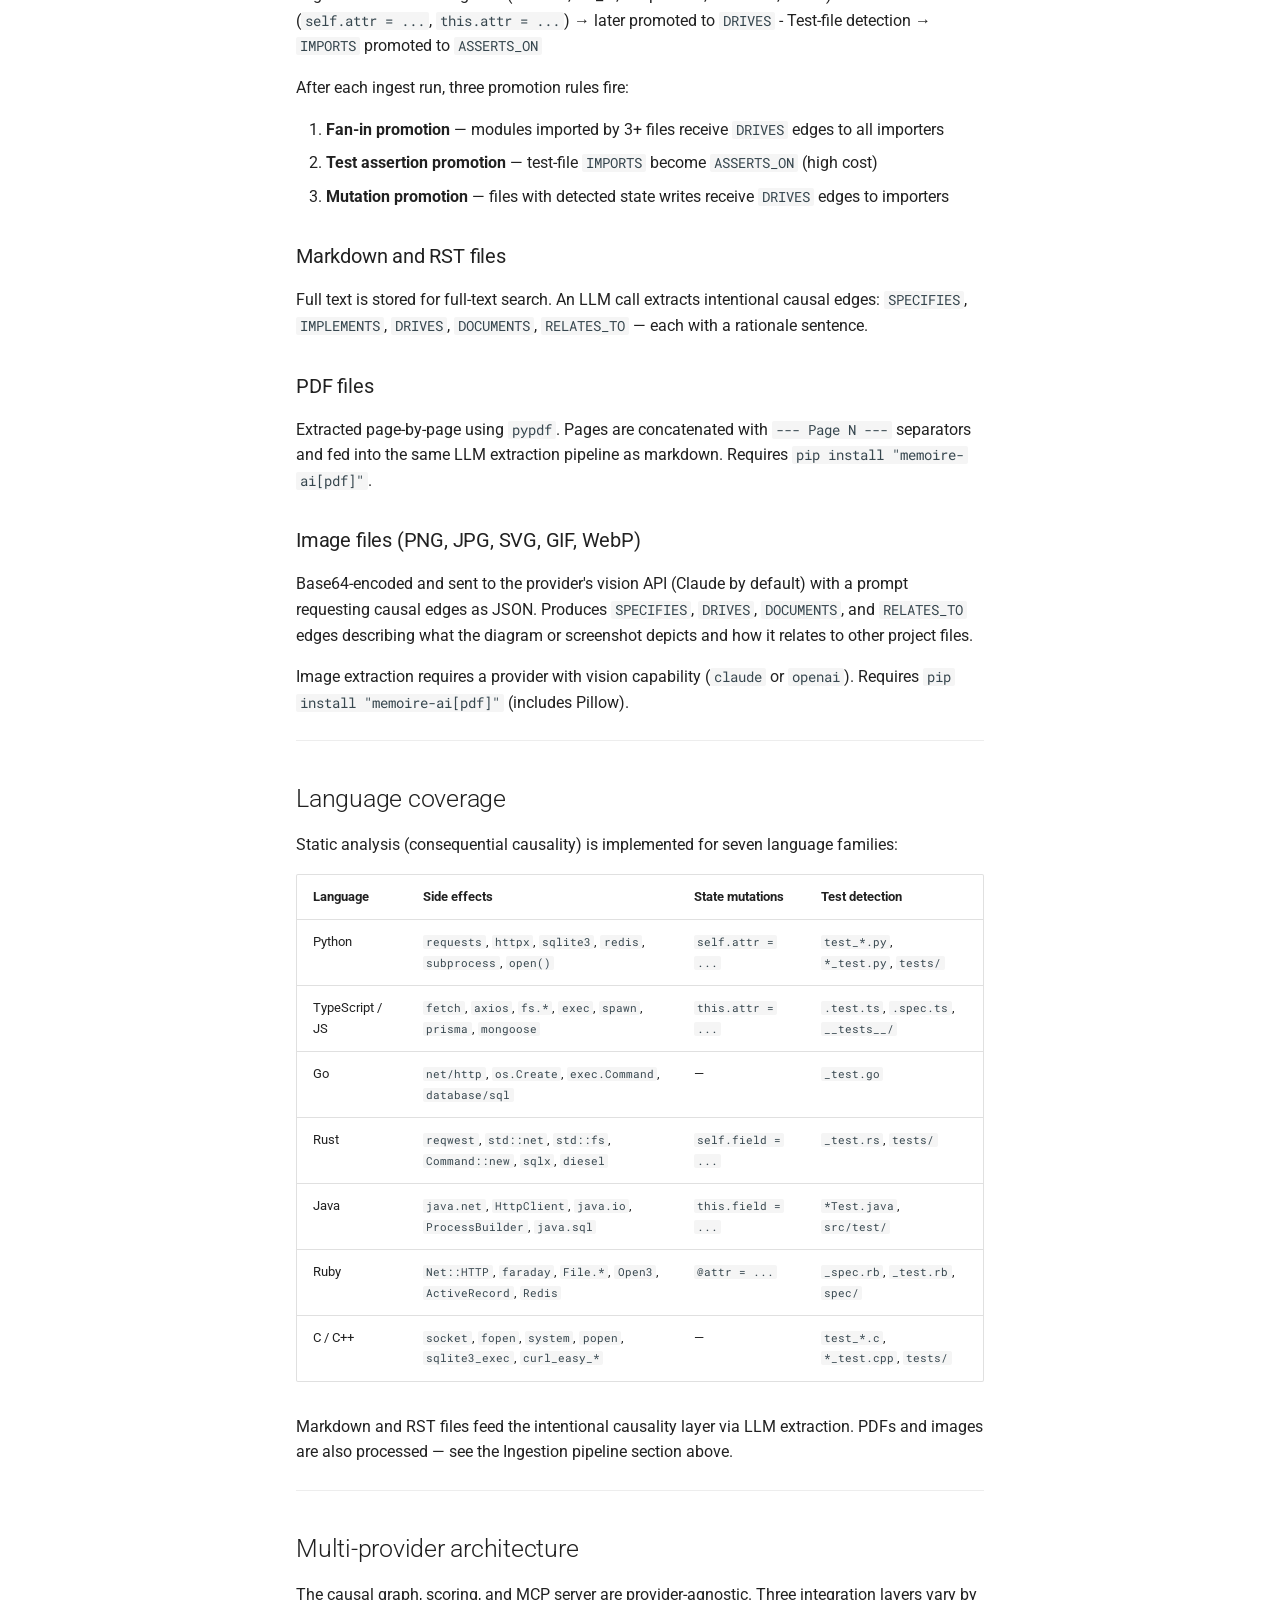
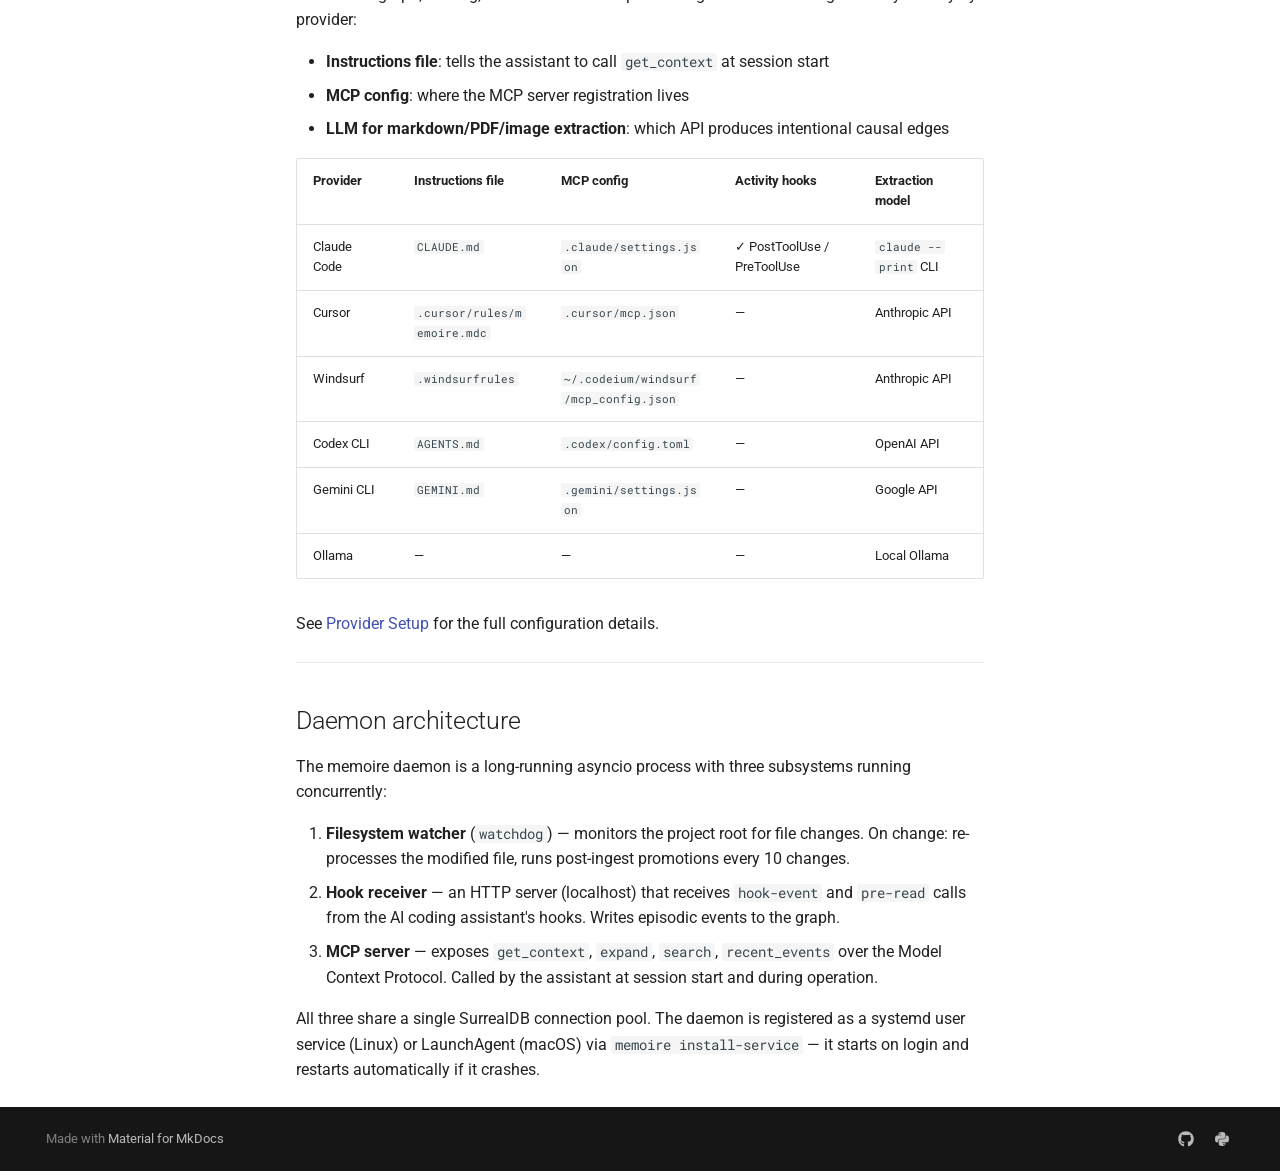
<file: design/index.html>
<!doctype html>
<html lang="en" class="no-js">
  <head>
    
      <meta charset="utf-8">
      <meta name="viewport" content="width=device-width,initial-scale=1">
      
        <meta name="description" content="Persistent causal project memory for AI coding assistants">
      
      
      
        <link rel="canonical" href="https://athammad.github.io/memoire/design/">
      
      
        <link rel="prev" href="../theory/">
      
      
        <link rel="next" href="../benchmark/">
      
      
        
      
      
      <link rel="icon" href="../assets/logo.png">
      <meta name="generator" content="mkdocs-1.6.1, mkdocs-material-9.7.6">
    
    
      
        <title>Design - memoire</title>
      
    
    
      <link rel="stylesheet" href="../assets/stylesheets/main.484c7ddc.min.css">
      
        
        <link rel="stylesheet" href="../assets/stylesheets/palette.ab4e12ef.min.css">
      
      


    
    
      
    
    
      
        
        
        <link rel="preconnect" href="https://fonts.gstatic.com" crossorigin>
        <link rel="stylesheet" href="https://fonts.googleapis.com/css?family=Roboto:300,300i,400,400i,700,700i%7CRoboto+Mono:400,400i,700,700i&display=fallback">
        <style>:root{--md-text-font:"Roboto";--md-code-font:"Roboto Mono"}</style>
      
    
    
    <script>__md_scope=new URL("..",location),__md_hash=e=>[...e].reduce(((e,_)=>(e<<5)-e+_.charCodeAt(0)),0),__md_get=(e,_=localStorage,t=__md_scope)=>JSON.parse(_.getItem(t.pathname+"."+e)),__md_set=(e,_,t=localStorage,a=__md_scope)=>{try{t.setItem(a.pathname+"."+e,JSON.stringify(_))}catch(e){}}</script>
    
      

    
    
  </head>
  
  
    
    
      
    
    
    
    
    <body dir="ltr" data-md-color-scheme="default" data-md-color-primary="indigo" data-md-color-accent="indigo">
  
    
    <input class="md-toggle" data-md-toggle="drawer" type="checkbox" id="__drawer" autocomplete="off">
    <input class="md-toggle" data-md-toggle="search" type="checkbox" id="__search" autocomplete="off">
    <label class="md-overlay" for="__drawer"></label>
    <div data-md-component="skip">
      
        
        <a href="#design" class="md-skip">
          Skip to content
        </a>
      
    </div>
    <div data-md-component="announce">
      
    </div>
    
    
      

<header class="md-header" data-md-component="header">
  <nav class="md-header__inner md-grid" aria-label="Header">
    <a href=".." title="memoire" class="md-header__button md-logo" aria-label="memoire" data-md-component="logo">
      
  <img src="../assets/logo.png" alt="logo">

    </a>
    <label class="md-header__button md-icon" for="__drawer">
      
      <svg xmlns="http://www.w3.org/2000/svg" viewBox="0 0 24 24"><path d="M3 6h18v2H3zm0 5h18v2H3zm0 5h18v2H3z"/></svg>
    </label>
    <div class="md-header__title" data-md-component="header-title">
      <div class="md-header__ellipsis">
        <div class="md-header__topic">
          <span class="md-ellipsis">
            memoire
          </span>
        </div>
        <div class="md-header__topic" data-md-component="header-topic">
          <span class="md-ellipsis">
            
              Design
            
          </span>
        </div>
      </div>
    </div>
    
      
        <form class="md-header__option" data-md-component="palette">
  
    
    
    
    <input class="md-option" data-md-color-media="" data-md-color-scheme="default" data-md-color-primary="indigo" data-md-color-accent="indigo"  aria-label="Switch to dark mode"  type="radio" name="__palette" id="__palette_0">
    
      <label class="md-header__button md-icon" title="Switch to dark mode" for="__palette_1" hidden>
        <svg xmlns="http://www.w3.org/2000/svg" viewBox="0 0 24 24"><path d="M12 8a4 4 0 0 0-4 4 4 4 0 0 0 4 4 4 4 0 0 0 4-4 4 4 0 0 0-4-4m0 10a6 6 0 0 1-6-6 6 6 0 0 1 6-6 6 6 0 0 1 6 6 6 6 0 0 1-6 6m8-9.31V4h-4.69L12 .69 8.69 4H4v4.69L.69 12 4 15.31V20h4.69L12 23.31 15.31 20H20v-4.69L23.31 12z"/></svg>
      </label>
    
  
    
    
    
    <input class="md-option" data-md-color-media="" data-md-color-scheme="slate" data-md-color-primary="indigo" data-md-color-accent="indigo"  aria-label="Switch to light mode"  type="radio" name="__palette" id="__palette_1">
    
      <label class="md-header__button md-icon" title="Switch to light mode" for="__palette_0" hidden>
        <svg xmlns="http://www.w3.org/2000/svg" viewBox="0 0 24 24"><path d="M12 18c-.89 0-1.74-.2-2.5-.55C11.56 16.5 13 14.42 13 12s-1.44-4.5-3.5-5.45C10.26 6.2 11.11 6 12 6a6 6 0 0 1 6 6 6 6 0 0 1-6 6m8-9.31V4h-4.69L12 .69 8.69 4H4v4.69L.69 12 4 15.31V20h4.69L12 23.31 15.31 20H20v-4.69L23.31 12z"/></svg>
      </label>
    
  
</form>
      
    
    
      <script>var palette=__md_get("__palette");if(palette&&palette.color){if("(prefers-color-scheme)"===palette.color.media){var media=matchMedia("(prefers-color-scheme: light)"),input=document.querySelector(media.matches?"[data-md-color-media='(prefers-color-scheme: light)']":"[data-md-color-media='(prefers-color-scheme: dark)']");palette.color.media=input.getAttribute("data-md-color-media"),palette.color.scheme=input.getAttribute("data-md-color-scheme"),palette.color.primary=input.getAttribute("data-md-color-primary"),palette.color.accent=input.getAttribute("data-md-color-accent")}for(var[key,value]of Object.entries(palette.color))document.body.setAttribute("data-md-color-"+key,value)}</script>
    
    
    
      
      
        <label class="md-header__button md-icon" for="__search">
          
          <svg xmlns="http://www.w3.org/2000/svg" viewBox="0 0 24 24"><path d="M9.5 3A6.5 6.5 0 0 1 16 9.5c0 1.61-.59 3.09-1.56 4.23l.27.27h.79l5 5-1.5 1.5-5-5v-.79l-.27-.27A6.52 6.52 0 0 1 9.5 16 6.5 6.5 0 0 1 3 9.5 6.5 6.5 0 0 1 9.5 3m0 2C7 5 5 7 5 9.5S7 14 9.5 14 14 12 14 9.5 12 5 9.5 5"/></svg>
        </label>
        <div class="md-search" data-md-component="search" role="dialog">
  <label class="md-search__overlay" for="__search"></label>
  <div class="md-search__inner" role="search">
    <form class="md-search__form" name="search">
      <input type="text" class="md-search__input" name="query" aria-label="Search" placeholder="Search" autocapitalize="off" autocorrect="off" autocomplete="off" spellcheck="false" data-md-component="search-query" required>
      <label class="md-search__icon md-icon" for="__search">
        
        <svg xmlns="http://www.w3.org/2000/svg" viewBox="0 0 24 24"><path d="M9.5 3A6.5 6.5 0 0 1 16 9.5c0 1.61-.59 3.09-1.56 4.23l.27.27h.79l5 5-1.5 1.5-5-5v-.79l-.27-.27A6.52 6.52 0 0 1 9.5 16 6.5 6.5 0 0 1 3 9.5 6.5 6.5 0 0 1 9.5 3m0 2C7 5 5 7 5 9.5S7 14 9.5 14 14 12 14 9.5 12 5 9.5 5"/></svg>
        
        <svg xmlns="http://www.w3.org/2000/svg" viewBox="0 0 24 24"><path d="M20 11v2H8l5.5 5.5-1.42 1.42L4.16 12l7.92-7.92L13.5 5.5 8 11z"/></svg>
      </label>
      <nav class="md-search__options" aria-label="Search">
        
        <button type="reset" class="md-search__icon md-icon" title="Clear" aria-label="Clear" tabindex="-1">
          
          <svg xmlns="http://www.w3.org/2000/svg" viewBox="0 0 24 24"><path d="M19 6.41 17.59 5 12 10.59 6.41 5 5 6.41 10.59 12 5 17.59 6.41 19 12 13.41 17.59 19 19 17.59 13.41 12z"/></svg>
        </button>
      </nav>
      
        <div class="md-search__suggest" data-md-component="search-suggest"></div>
      
    </form>
    <div class="md-search__output">
      <div class="md-search__scrollwrap" tabindex="0" data-md-scrollfix>
        <div class="md-search-result" data-md-component="search-result">
          <div class="md-search-result__meta">
            Initializing search
          </div>
          <ol class="md-search-result__list" role="presentation"></ol>
        </div>
      </div>
    </div>
  </div>
</div>
      
    
    
      <div class="md-header__source">
        <a href="https://github.com/athammad/memoire" title="Go to repository" class="md-source" data-md-component="source">
  <div class="md-source__icon md-icon">
    
    <svg xmlns="http://www.w3.org/2000/svg" viewBox="0 0 512 512"><!--! Font Awesome Free 7.1.0 by @fontawesome - https://fontawesome.com License - https://fontawesome.com/license/free (Icons: CC BY 4.0, Fonts: SIL OFL 1.1, Code: MIT License) Copyright 2025 Fonticons, Inc.--><path d="M173.9 397.4c0 2-2.3 3.6-5.2 3.6-3.3.3-5.6-1.3-5.6-3.6 0-2 2.3-3.6 5.2-3.6 3-.3 5.6 1.3 5.6 3.6m-31.1-4.5c-.7 2 1.3 4.3 4.3 4.9 2.6 1 5.6 0 6.2-2s-1.3-4.3-4.3-5.2c-2.6-.7-5.5.3-6.2 2.3m44.2-1.7c-2.9.7-4.9 2.6-4.6 4.9.3 2 2.9 3.3 5.9 2.6 2.9-.7 4.9-2.6 4.6-4.6-.3-1.9-3-3.2-5.9-2.9M252.8 8C114.1 8 8 113.3 8 252c0 110.9 69.8 205.8 169.5 239.2 12.8 2.3 17.3-5.6 17.3-12.1 0-6.2-.3-40.4-.3-61.4 0 0-70 15-84.7-29.8 0 0-11.4-29.1-27.8-36.6 0 0-22.9-15.7 1.6-15.4 0 0 24.9 2 38.6 25.8 21.9 38.6 58.6 27.5 72.9 20.9 2.3-16 8.8-27.1 16-33.7-55.9-6.2-112.3-14.3-112.3-110.5 0-27.5 7.6-41.3 23.6-58.9-2.6-6.5-11.1-33.3 2.6-67.9 20.9-6.5 69 27 69 27 20-5.6 41.5-8.5 62.8-8.5s42.8 2.9 62.8 8.5c0 0 48.1-33.6 69-27 13.7 34.7 5.2 61.4 2.6 67.9 16 17.7 25.8 31.5 25.8 58.9 0 96.5-58.9 104.2-114.8 110.5 9.2 7.9 17 22.9 17 46.4 0 33.7-.3 75.4-.3 83.6 0 6.5 4.6 14.4 17.3 12.1C436.2 457.8 504 362.9 504 252 504 113.3 391.5 8 252.8 8M105.2 352.9c-1.3 1-1 3.3.7 5.2 1.6 1.6 3.9 2.3 5.2 1 1.3-1 1-3.3-.7-5.2-1.6-1.6-3.9-2.3-5.2-1m-10.8-8.1c-.7 1.3.3 2.9 2.3 3.9 1.6 1 3.6.7 4.3-.7.7-1.3-.3-2.9-2.3-3.9-2-.6-3.6-.3-4.3.7m32.4 35.6c-1.6 1.3-1 4.3 1.3 6.2 2.3 2.3 5.2 2.6 6.5 1 1.3-1.3.7-4.3-1.3-6.2-2.2-2.3-5.2-2.6-6.5-1m-11.4-14.7c-1.6 1-1.6 3.6 0 5.9s4.3 3.3 5.6 2.3c1.6-1.3 1.6-3.9 0-6.2-1.4-2.3-4-3.3-5.6-2"/></svg>
  </div>
  <div class="md-source__repository">
    athammad/memoire
  </div>
</a>
      </div>
    
  </nav>
  
</header>
    
    <div class="md-container" data-md-component="container">
      
      
        
          
            
<nav class="md-tabs" aria-label="Tabs" data-md-component="tabs">
  <div class="md-grid">
    <ul class="md-tabs__list">
      
        
  
  
  
  
    <li class="md-tabs__item">
      <a href=".." class="md-tabs__link">
        
  
  
    
  
  Home

      </a>
    </li>
  

      
        
  
  
  
  
    
    
      <li class="md-tabs__item">
        <a href="../quickstart/" class="md-tabs__link">
          
  
  
  Getting Started

        </a>
      </li>
    
  

      
        
  
  
  
  
    
    
      <li class="md-tabs__item">
        <a href="../languages/" class="md-tabs__link">
          
  
  
  Reference

        </a>
      </li>
    
  

      
        
  
  
  
    
  
  
    
    
      <li class="md-tabs__item md-tabs__item--active">
        <a href="../theory/" class="md-tabs__link">
          
  
  
  Deep Dive

        </a>
      </li>
    
  

      
        
  
  
  
  
    <li class="md-tabs__item">
      <a href="../contributing/" class="md-tabs__link">
        
  
  
    
  
  Contributing

      </a>
    </li>
  

      
    </ul>
  </div>
</nav>
          
        
      
      <main class="md-main" data-md-component="main">
        <div class="md-main__inner md-grid">
          
            
              
              <div class="md-sidebar md-sidebar--primary" data-md-component="sidebar" data-md-type="navigation" >
                <div class="md-sidebar__scrollwrap">
                  <div class="md-sidebar__inner">
                    


  


<nav class="md-nav md-nav--primary md-nav--lifted" aria-label="Navigation" data-md-level="0">
  <label class="md-nav__title" for="__drawer">
    <a href=".." title="memoire" class="md-nav__button md-logo" aria-label="memoire" data-md-component="logo">
      
  <img src="../assets/logo.png" alt="logo">

    </a>
    memoire
  </label>
  
    <div class="md-nav__source">
      <a href="https://github.com/athammad/memoire" title="Go to repository" class="md-source" data-md-component="source">
  <div class="md-source__icon md-icon">
    
    <svg xmlns="http://www.w3.org/2000/svg" viewBox="0 0 512 512"><!--! Font Awesome Free 7.1.0 by @fontawesome - https://fontawesome.com License - https://fontawesome.com/license/free (Icons: CC BY 4.0, Fonts: SIL OFL 1.1, Code: MIT License) Copyright 2025 Fonticons, Inc.--><path d="M173.9 397.4c0 2-2.3 3.6-5.2 3.6-3.3.3-5.6-1.3-5.6-3.6 0-2 2.3-3.6 5.2-3.6 3-.3 5.6 1.3 5.6 3.6m-31.1-4.5c-.7 2 1.3 4.3 4.3 4.9 2.6 1 5.6 0 6.2-2s-1.3-4.3-4.3-5.2c-2.6-.7-5.5.3-6.2 2.3m44.2-1.7c-2.9.7-4.9 2.6-4.6 4.9.3 2 2.9 3.3 5.9 2.6 2.9-.7 4.9-2.6 4.6-4.6-.3-1.9-3-3.2-5.9-2.9M252.8 8C114.1 8 8 113.3 8 252c0 110.9 69.8 205.8 169.5 239.2 12.8 2.3 17.3-5.6 17.3-12.1 0-6.2-.3-40.4-.3-61.4 0 0-70 15-84.7-29.8 0 0-11.4-29.1-27.8-36.6 0 0-22.9-15.7 1.6-15.4 0 0 24.9 2 38.6 25.8 21.9 38.6 58.6 27.5 72.9 20.9 2.3-16 8.8-27.1 16-33.7-55.9-6.2-112.3-14.3-112.3-110.5 0-27.5 7.6-41.3 23.6-58.9-2.6-6.5-11.1-33.3 2.6-67.9 20.9-6.5 69 27 69 27 20-5.6 41.5-8.5 62.8-8.5s42.8 2.9 62.8 8.5c0 0 48.1-33.6 69-27 13.7 34.7 5.2 61.4 2.6 67.9 16 17.7 25.8 31.5 25.8 58.9 0 96.5-58.9 104.2-114.8 110.5 9.2 7.9 17 22.9 17 46.4 0 33.7-.3 75.4-.3 83.6 0 6.5 4.6 14.4 17.3 12.1C436.2 457.8 504 362.9 504 252 504 113.3 391.5 8 252.8 8M105.2 352.9c-1.3 1-1 3.3.7 5.2 1.6 1.6 3.9 2.3 5.2 1 1.3-1 1-3.3-.7-5.2-1.6-1.6-3.9-2.3-5.2-1m-10.8-8.1c-.7 1.3.3 2.9 2.3 3.9 1.6 1 3.6.7 4.3-.7.7-1.3-.3-2.9-2.3-3.9-2-.6-3.6-.3-4.3.7m32.4 35.6c-1.6 1.3-1 4.3 1.3 6.2 2.3 2.3 5.2 2.6 6.5 1 1.3-1.3.7-4.3-1.3-6.2-2.2-2.3-5.2-2.6-6.5-1m-11.4-14.7c-1.6 1-1.6 3.6 0 5.9s4.3 3.3 5.6 2.3c1.6-1.3 1.6-3.9 0-6.2-1.4-2.3-4-3.3-5.6-2"/></svg>
  </div>
  <div class="md-source__repository">
    athammad/memoire
  </div>
</a>
    </div>
  
  <ul class="md-nav__list" data-md-scrollfix>
    
      
      
  
  
  
  
    <li class="md-nav__item">
      <a href=".." class="md-nav__link">
        
  
  
  <span class="md-ellipsis">
    
  
    Home
  

    
  </span>
  
  

      </a>
    </li>
  

    
      
      
  
  
  
  
    
    
    
    
      
      
        
      
    
    
    <li class="md-nav__item md-nav__item--nested">
      
        
        
        <input class="md-nav__toggle md-toggle " type="checkbox" id="__nav_2" >
        
          
          <label class="md-nav__link" for="__nav_2" id="__nav_2_label" tabindex="0">
            
  
  
  <span class="md-ellipsis">
    
  
    Getting Started
  

    
  </span>
  
  

            <span class="md-nav__icon md-icon"></span>
          </label>
        
        <nav class="md-nav" data-md-level="1" aria-labelledby="__nav_2_label" aria-expanded="false">
          <label class="md-nav__title" for="__nav_2">
            <span class="md-nav__icon md-icon"></span>
            
  
    Getting Started
  

          </label>
          <ul class="md-nav__list" data-md-scrollfix>
            
              
                
  
  
  
  
    <li class="md-nav__item">
      <a href="../quickstart/" class="md-nav__link">
        
  
  
  <span class="md-ellipsis">
    
  
    Installation & Quick Start
  

    
  </span>
  
  

      </a>
    </li>
  

              
            
              
                
  
  
  
  
    <li class="md-nav__item">
      <a href="../providers/" class="md-nav__link">
        
  
  
  <span class="md-ellipsis">
    
  
    Provider Setup
  

    
  </span>
  
  

      </a>
    </li>
  

              
            
          </ul>
        </nav>
      
    </li>
  

    
      
      
  
  
  
  
    
    
    
    
      
      
        
      
    
    
    <li class="md-nav__item md-nav__item--nested">
      
        
        
        <input class="md-nav__toggle md-toggle " type="checkbox" id="__nav_3" >
        
          
          <label class="md-nav__link" for="__nav_3" id="__nav_3_label" tabindex="0">
            
  
  
  <span class="md-ellipsis">
    
  
    Reference
  

    
  </span>
  
  

            <span class="md-nav__icon md-icon"></span>
          </label>
        
        <nav class="md-nav" data-md-level="1" aria-labelledby="__nav_3_label" aria-expanded="false">
          <label class="md-nav__title" for="__nav_3">
            <span class="md-nav__icon md-icon"></span>
            
  
    Reference
  

          </label>
          <ul class="md-nav__list" data-md-scrollfix>
            
              
                
  
  
  
  
    <li class="md-nav__item">
      <a href="../languages/" class="md-nav__link">
        
  
  
  <span class="md-ellipsis">
    
  
    Language Support
  

    
  </span>
  
  

      </a>
    </li>
  

              
            
              
                
  
  
  
  
    <li class="md-nav__item">
      <a href="../mcp/" class="md-nav__link">
        
  
  
  <span class="md-ellipsis">
    
  
    MCP Tools
  

    
  </span>
  
  

      </a>
    </li>
  

              
            
          </ul>
        </nav>
      
    </li>
  

    
      
      
  
  
    
  
  
  
    
    
    
    
      
        
        
      
      
        
      
    
    
    <li class="md-nav__item md-nav__item--active md-nav__item--section md-nav__item--nested">
      
        
        
        <input class="md-nav__toggle md-toggle " type="checkbox" id="__nav_4" checked>
        
          
          <label class="md-nav__link" for="__nav_4" id="__nav_4_label" tabindex="">
            
  
  
  <span class="md-ellipsis">
    
  
    Deep Dive
  

    
  </span>
  
  

            <span class="md-nav__icon md-icon"></span>
          </label>
        
        <nav class="md-nav" data-md-level="1" aria-labelledby="__nav_4_label" aria-expanded="true">
          <label class="md-nav__title" for="__nav_4">
            <span class="md-nav__icon md-icon"></span>
            
  
    Deep Dive
  

          </label>
          <ul class="md-nav__list" data-md-scrollfix>
            
              
                
  
  
  
  
    <li class="md-nav__item">
      <a href="../theory/" class="md-nav__link">
        
  
  
  <span class="md-ellipsis">
    
  
    Theory
  

    
  </span>
  
  

      </a>
    </li>
  

              
            
              
                
  
  
    
  
  
  
    <li class="md-nav__item md-nav__item--active">
      
      <input class="md-nav__toggle md-toggle" type="checkbox" id="__toc">
      
      
        
      
      
        <label class="md-nav__link md-nav__link--active" for="__toc">
          
  
  
  <span class="md-ellipsis">
    
  
    Design
  

    
  </span>
  
  

          <span class="md-nav__icon md-icon"></span>
        </label>
      
      <a href="./" class="md-nav__link md-nav__link--active">
        
  
  
  <span class="md-ellipsis">
    
  
    Design
  

    
  </span>
  
  

      </a>
      
        

<nav class="md-nav md-nav--secondary" aria-label="Table of contents">
  
  
  
    
  
  
    <label class="md-nav__title" for="__toc">
      <span class="md-nav__icon md-icon"></span>
      Table of contents
    </label>
    <ul class="md-nav__list" data-md-component="toc" data-md-scrollfix>
      
        <li class="md-nav__item">
  <a href="#scoring" class="md-nav__link">
    <span class="md-ellipsis">
      
        Scoring
      
    </span>
  </a>
  
    <nav class="md-nav" aria-label="Scoring">
      <ul class="md-nav__list">
        
          <li class="md-nav__item">
  <a href="#node-score" class="md-nav__link">
    <span class="md-ellipsis">
      
        Node score
      
    </span>
  </a>
  
</li>
        
          <li class="md-nav__item">
  <a href="#edge-score" class="md-nav__link">
    <span class="md-ellipsis">
      
        Edge score
      
    </span>
  </a>
  
</li>
        
      </ul>
    </nav>
  
</li>
      
        <li class="md-nav__item">
  <a href="#context-compression" class="md-nav__link">
    <span class="md-ellipsis">
      
        Context compression
      
    </span>
  </a>
  
</li>
      
        <li class="md-nav__item">
  <a href="#ingestion-pipeline" class="md-nav__link">
    <span class="md-ellipsis">
      
        Ingestion pipeline
      
    </span>
  </a>
  
    <nav class="md-nav" aria-label="Ingestion pipeline">
      <ul class="md-nav__list">
        
          <li class="md-nav__item">
  <a href="#code-files" class="md-nav__link">
    <span class="md-ellipsis">
      
        Code files
      
    </span>
  </a>
  
</li>
        
          <li class="md-nav__item">
  <a href="#markdown-and-rst-files" class="md-nav__link">
    <span class="md-ellipsis">
      
        Markdown and RST files
      
    </span>
  </a>
  
</li>
        
          <li class="md-nav__item">
  <a href="#pdf-files" class="md-nav__link">
    <span class="md-ellipsis">
      
        PDF files
      
    </span>
  </a>
  
</li>
        
          <li class="md-nav__item">
  <a href="#image-files-png-jpg-svg-gif-webp" class="md-nav__link">
    <span class="md-ellipsis">
      
        Image files (PNG, JPG, SVG, GIF, WebP)
      
    </span>
  </a>
  
</li>
        
      </ul>
    </nav>
  
</li>
      
        <li class="md-nav__item">
  <a href="#language-coverage" class="md-nav__link">
    <span class="md-ellipsis">
      
        Language coverage
      
    </span>
  </a>
  
</li>
      
        <li class="md-nav__item">
  <a href="#multi-provider-architecture" class="md-nav__link">
    <span class="md-ellipsis">
      
        Multi-provider architecture
      
    </span>
  </a>
  
</li>
      
        <li class="md-nav__item">
  <a href="#daemon-architecture" class="md-nav__link">
    <span class="md-ellipsis">
      
        Daemon architecture
      
    </span>
  </a>
  
</li>
      
    </ul>
  
</nav>
      
    </li>
  

              
            
              
                
  
  
  
  
    <li class="md-nav__item">
      <a href="../benchmark/" class="md-nav__link">
        
  
  
  <span class="md-ellipsis">
    
  
    Benchmark
  

    
  </span>
  
  

      </a>
    </li>
  

              
            
          </ul>
        </nav>
      
    </li>
  

    
      
      
  
  
  
  
    <li class="md-nav__item">
      <a href="../contributing/" class="md-nav__link">
        
  
  
  <span class="md-ellipsis">
    
  
    Contributing
  

    
  </span>
  
  

      </a>
    </li>
  

    
  </ul>
</nav>
                  </div>
                </div>
              </div>
            
            
              
              <div class="md-sidebar md-sidebar--secondary" data-md-component="sidebar" data-md-type="toc" >
                <div class="md-sidebar__scrollwrap">
                  <div class="md-sidebar__inner">
                    

<nav class="md-nav md-nav--secondary" aria-label="Table of contents">
  
  
  
    
  
  
    <label class="md-nav__title" for="__toc">
      <span class="md-nav__icon md-icon"></span>
      Table of contents
    </label>
    <ul class="md-nav__list" data-md-component="toc" data-md-scrollfix>
      
        <li class="md-nav__item">
  <a href="#scoring" class="md-nav__link">
    <span class="md-ellipsis">
      
        Scoring
      
    </span>
  </a>
  
    <nav class="md-nav" aria-label="Scoring">
      <ul class="md-nav__list">
        
          <li class="md-nav__item">
  <a href="#node-score" class="md-nav__link">
    <span class="md-ellipsis">
      
        Node score
      
    </span>
  </a>
  
</li>
        
          <li class="md-nav__item">
  <a href="#edge-score" class="md-nav__link">
    <span class="md-ellipsis">
      
        Edge score
      
    </span>
  </a>
  
</li>
        
      </ul>
    </nav>
  
</li>
      
        <li class="md-nav__item">
  <a href="#context-compression" class="md-nav__link">
    <span class="md-ellipsis">
      
        Context compression
      
    </span>
  </a>
  
</li>
      
        <li class="md-nav__item">
  <a href="#ingestion-pipeline" class="md-nav__link">
    <span class="md-ellipsis">
      
        Ingestion pipeline
      
    </span>
  </a>
  
    <nav class="md-nav" aria-label="Ingestion pipeline">
      <ul class="md-nav__list">
        
          <li class="md-nav__item">
  <a href="#code-files" class="md-nav__link">
    <span class="md-ellipsis">
      
        Code files
      
    </span>
  </a>
  
</li>
        
          <li class="md-nav__item">
  <a href="#markdown-and-rst-files" class="md-nav__link">
    <span class="md-ellipsis">
      
        Markdown and RST files
      
    </span>
  </a>
  
</li>
        
          <li class="md-nav__item">
  <a href="#pdf-files" class="md-nav__link">
    <span class="md-ellipsis">
      
        PDF files
      
    </span>
  </a>
  
</li>
        
          <li class="md-nav__item">
  <a href="#image-files-png-jpg-svg-gif-webp" class="md-nav__link">
    <span class="md-ellipsis">
      
        Image files (PNG, JPG, SVG, GIF, WebP)
      
    </span>
  </a>
  
</li>
        
      </ul>
    </nav>
  
</li>
      
        <li class="md-nav__item">
  <a href="#language-coverage" class="md-nav__link">
    <span class="md-ellipsis">
      
        Language coverage
      
    </span>
  </a>
  
</li>
      
        <li class="md-nav__item">
  <a href="#multi-provider-architecture" class="md-nav__link">
    <span class="md-ellipsis">
      
        Multi-provider architecture
      
    </span>
  </a>
  
</li>
      
        <li class="md-nav__item">
  <a href="#daemon-architecture" class="md-nav__link">
    <span class="md-ellipsis">
      
        Daemon architecture
      
    </span>
  </a>
  
</li>
      
    </ul>
  
</nav>
                  </div>
                </div>
              </div>
            
          
          
            <div class="md-content" data-md-component="content">
              
              <article class="md-content__inner md-typeset">
                
                  


  
  


<h1 id="design">Design<a class="headerlink" href="#design" title="Permanent link">&para;</a></h1>
<p><em>How memoire is implemented — scoring, context compression, ingestion, provider architecture, and language coverage.</em></p>
<hr />
<h2 id="scoring">Scoring<a class="headerlink" href="#scoring" title="Permanent link">&para;</a></h2>
<h3 id="node-score">Node score<a class="headerlink" href="#node-score" title="Permanent link">&para;</a></h3>
<div class="highlight"><pre><span></span><code><a id="__codelineno-0-1" name="__codelineno-0-1" href="#__codelineno-0-1"></a>score = recency + frequency + centrality + side_effect_cost
<a id="__codelineno-0-2" name="__codelineno-0-2" href="#__codelineno-0-2"></a>
<a id="__codelineno-0-3" name="__codelineno-0-3" href="#__codelineno-0-3"></a>recency          = exp(-age_days / 7)
<a id="__codelineno-0-4" name="__codelineno-0-4" href="#__codelineno-0-4"></a>frequency        = log1p(access_count)
<a id="__codelineno-0-5" name="__codelineno-0-5" href="#__codelineno-0-5"></a>centrality       = log1p(reachability × 2 + causal_in)
<a id="__codelineno-0-6" name="__codelineno-0-6" href="#__codelineno-0-6"></a>side_effect_cost = log1p(len(side_effects)) × 0.5
</code></pre></div>
<p><code>reachability</code> is computed by BFS from each node — the total number of nodes reachable downstream via causal edges. This is more accurate than out-degree: a core module with 3 direct importers each imported by 5 more files has out-degree 3 but reachability 18.</p>
<h3 id="edge-score">Edge score<a class="headerlink" href="#edge-score" title="Permanent link">&para;</a></h3>
<div class="highlight"><pre><span></span><code><a id="__codelineno-1-1" name="__codelineno-1-1" href="#__codelineno-1-1"></a>edge_score = score(source) + score(target) + causal_bonus + cost_bonus + confidence_boost
<a id="__codelineno-1-2" name="__codelineno-1-2" href="#__codelineno-1-2"></a>
<a id="__codelineno-1-3" name="__codelineno-1-3" href="#__codelineno-1-3"></a>causal_bonus      = 1.0  if is_causal
<a id="__codelineno-1-4" name="__codelineno-1-4" href="#__codelineno-1-4"></a>cost_bonus        = 0.5  if cost == &quot;high&quot;
<a id="__codelineno-1-5" name="__codelineno-1-5" href="#__codelineno-1-5"></a>confidence_boost  = log1p(observations) × 0.3
</code></pre></div>
<hr />
<h2 id="context-compression">Context compression<a class="headerlink" href="#context-compression" title="Permanent link">&para;</a></h2>
<p><code>get_context()</code> returns three things:</p>
<ol>
<li><strong>Structure</strong> — directory/file tree (~200 tokens, full project shape)</li>
<li><strong>Relationships</strong> — top 100 edges ranked by score (~5,000–25,000 tokens depending on graph density)</li>
<li><strong>Recent events</strong> — last 10 episodic events (~200 tokens)</li>
</ol>
<p>Total context typically ranges from 6,000 to 25,000 tokens depending on project size and edge density. Compare to re-reading the project: a 20-file Python project typically runs 20,000–60,000 tokens; a project with PDFs and images can easily reach 300,000+ tokens.</p>
<p>When the assistant needs more detail, it calls <code>expand(path)</code> — full content and relationships for that specific node, only when actually needed.</p>
<p>The top-100 edge cap means the causal context stabilises well below 30,000 tokens regardless of project size. The structural-only view (Condition B in the benchmark) compresses to 2,000–7,000 tokens for most projects.</p>
<hr />
<h2 id="ingestion-pipeline">Ingestion pipeline<a class="headerlink" href="#ingestion-pipeline" title="Permanent link">&para;</a></h2>
<h3 id="code-files">Code files<a class="headerlink" href="#code-files" title="Permanent link">&para;</a></h3>
<p>Static analysis extracts:
- Import dependencies → <code>IMPORTS</code> edges
- Inheritance → <code>INHERITS</code> edges
- Side-effect categories (network, file_io, subprocess, database, cache)
- State mutations (<code>self.attr = ...</code>, <code>this.attr = ...</code>) → later promoted to <code>DRIVES</code>
- Test-file detection → <code>IMPORTS</code> promoted to <code>ASSERTS_ON</code></p>
<p>After each ingest run, three promotion rules fire:</p>
<ol>
<li><strong>Fan-in promotion</strong> — modules imported by 3+ files receive <code>DRIVES</code> edges to all importers</li>
<li><strong>Test assertion promotion</strong> — test-file <code>IMPORTS</code> become <code>ASSERTS_ON</code> (high cost)</li>
<li><strong>Mutation promotion</strong> — files with detected state writes receive <code>DRIVES</code> edges to importers</li>
</ol>
<h3 id="markdown-and-rst-files">Markdown and RST files<a class="headerlink" href="#markdown-and-rst-files" title="Permanent link">&para;</a></h3>
<p>Full text is stored for full-text search. An LLM call extracts intentional causal edges: <code>SPECIFIES</code>, <code>IMPLEMENTS</code>, <code>DRIVES</code>, <code>DOCUMENTS</code>, <code>RELATES_TO</code> — each with a rationale sentence.</p>
<h3 id="pdf-files">PDF files<a class="headerlink" href="#pdf-files" title="Permanent link">&para;</a></h3>
<p>Extracted page-by-page using <code>pypdf</code>. Pages are concatenated with <code>--- Page N ---</code> separators and fed into the same LLM extraction pipeline as markdown. Requires <code>pip install "memoire-ai[pdf]"</code>.</p>
<h3 id="image-files-png-jpg-svg-gif-webp">Image files (PNG, JPG, SVG, GIF, WebP)<a class="headerlink" href="#image-files-png-jpg-svg-gif-webp" title="Permanent link">&para;</a></h3>
<p>Base64-encoded and sent to the provider's vision API (Claude by default) with a prompt requesting causal edges as JSON. Produces <code>SPECIFIES</code>, <code>DRIVES</code>, <code>DOCUMENTS</code>, and <code>RELATES_TO</code> edges describing what the diagram or screenshot depicts and how it relates to other project files.</p>
<p>Image extraction requires a provider with vision capability (<code>claude</code> or <code>openai</code>). Requires <code>pip install "memoire-ai[pdf]"</code> (includes Pillow).</p>
<hr />
<h2 id="language-coverage">Language coverage<a class="headerlink" href="#language-coverage" title="Permanent link">&para;</a></h2>
<p>Static analysis (consequential causality) is implemented for seven language families:</p>
<table>
<thead>
<tr>
<th>Language</th>
<th>Side effects</th>
<th>State mutations</th>
<th>Test detection</th>
</tr>
</thead>
<tbody>
<tr>
<td>Python</td>
<td><code>requests</code>, <code>httpx</code>, <code>sqlite3</code>, <code>redis</code>, <code>subprocess</code>, <code>open()</code></td>
<td><code>self.attr = ...</code></td>
<td><code>test_*.py</code>, <code>*_test.py</code>, <code>tests/</code></td>
</tr>
<tr>
<td>TypeScript / JS</td>
<td><code>fetch</code>, <code>axios</code>, <code>fs.*</code>, <code>exec</code>, <code>spawn</code>, <code>prisma</code>, <code>mongoose</code></td>
<td><code>this.attr = ...</code></td>
<td><code>.test.ts</code>, <code>.spec.ts</code>, <code>__tests__/</code></td>
</tr>
<tr>
<td>Go</td>
<td><code>net/http</code>, <code>os.Create</code>, <code>exec.Command</code>, <code>database/sql</code></td>
<td>—</td>
<td><code>_test.go</code></td>
</tr>
<tr>
<td>Rust</td>
<td><code>reqwest</code>, <code>std::net</code>, <code>std::fs</code>, <code>Command::new</code>, <code>sqlx</code>, <code>diesel</code></td>
<td><code>self.field = ...</code></td>
<td><code>_test.rs</code>, <code>tests/</code></td>
</tr>
<tr>
<td>Java</td>
<td><code>java.net</code>, <code>HttpClient</code>, <code>java.io</code>, <code>ProcessBuilder</code>, <code>java.sql</code></td>
<td><code>this.field = ...</code></td>
<td><code>*Test.java</code>, <code>src/test/</code></td>
</tr>
<tr>
<td>Ruby</td>
<td><code>Net::HTTP</code>, <code>faraday</code>, <code>File.*</code>, <code>Open3</code>, <code>ActiveRecord</code>, <code>Redis</code></td>
<td><code>@attr = ...</code></td>
<td><code>_spec.rb</code>, <code>_test.rb</code>, <code>spec/</code></td>
</tr>
<tr>
<td>C / C++</td>
<td><code>socket</code>, <code>fopen</code>, <code>system</code>, <code>popen</code>, <code>sqlite3_exec</code>, <code>curl_easy_*</code></td>
<td>—</td>
<td><code>test_*.c</code>, <code>*_test.cpp</code>, <code>tests/</code></td>
</tr>
</tbody>
</table>
<p>Markdown and RST files feed the intentional causality layer via LLM extraction. PDFs and images are also processed — see the Ingestion pipeline section above.</p>
<hr />
<h2 id="multi-provider-architecture">Multi-provider architecture<a class="headerlink" href="#multi-provider-architecture" title="Permanent link">&para;</a></h2>
<p>The causal graph, scoring, and MCP server are provider-agnostic. Three integration layers vary by provider:</p>
<ul>
<li><strong>Instructions file</strong>: tells the assistant to call <code>get_context</code> at session start</li>
<li><strong>MCP config</strong>: where the MCP server registration lives</li>
<li><strong>LLM for markdown/PDF/image extraction</strong>: which API produces intentional causal edges</li>
</ul>
<table>
<thead>
<tr>
<th>Provider</th>
<th>Instructions file</th>
<th>MCP config</th>
<th>Activity hooks</th>
<th>Extraction model</th>
</tr>
</thead>
<tbody>
<tr>
<td>Claude Code</td>
<td><code>CLAUDE.md</code></td>
<td><code>.claude/settings.json</code></td>
<td>✓ PostToolUse / PreToolUse</td>
<td><code>claude --print</code> CLI</td>
</tr>
<tr>
<td>Cursor</td>
<td><code>.cursor/rules/memoire.mdc</code></td>
<td><code>.cursor/mcp.json</code></td>
<td>—</td>
<td>Anthropic API</td>
</tr>
<tr>
<td>Windsurf</td>
<td><code>.windsurfrules</code></td>
<td><code>~/.codeium/windsurf/mcp_config.json</code></td>
<td>—</td>
<td>Anthropic API</td>
</tr>
<tr>
<td>Codex CLI</td>
<td><code>AGENTS.md</code></td>
<td><code>.codex/config.toml</code></td>
<td>—</td>
<td>OpenAI API</td>
</tr>
<tr>
<td>Gemini CLI</td>
<td><code>GEMINI.md</code></td>
<td><code>.gemini/settings.json</code></td>
<td>—</td>
<td>Google API</td>
</tr>
<tr>
<td>Ollama</td>
<td>—</td>
<td>—</td>
<td>—</td>
<td>Local Ollama</td>
</tr>
</tbody>
</table>
<p>See <a href="../providers/">Provider Setup</a> for the full configuration details.</p>
<hr />
<h2 id="daemon-architecture">Daemon architecture<a class="headerlink" href="#daemon-architecture" title="Permanent link">&para;</a></h2>
<p>The memoire daemon is a long-running asyncio process with three subsystems running concurrently:</p>
<ol>
<li><strong>Filesystem watcher</strong> (<code>watchdog</code>) — monitors the project root for file changes. On change: re-processes the modified file, runs post-ingest promotions every 10 changes.</li>
<li><strong>Hook receiver</strong> — an HTTP server (localhost) that receives <code>hook-event</code> and <code>pre-read</code> calls from the AI coding assistant's hooks. Writes episodic events to the graph.</li>
<li><strong>MCP server</strong> — exposes <code>get_context</code>, <code>expand</code>, <code>search</code>, <code>recent_events</code> over the Model Context Protocol. Called by the assistant at session start and during operation.</li>
</ol>
<p>All three share a single SurrealDB connection pool. The daemon is registered as a systemd user service (Linux) or LaunchAgent (macOS) via <code>memoire install-service</code> — it starts on login and restarts automatically if it crashes.</p>












                
              </article>
            </div>
          
          
<script>var target=document.getElementById(location.hash.slice(1));target&&target.name&&(target.checked=target.name.startsWith("__tabbed_"))</script>
        </div>
        
          <button type="button" class="md-top md-icon" data-md-component="top" hidden>
  
  <svg xmlns="http://www.w3.org/2000/svg" viewBox="0 0 24 24"><path d="M13 20h-2V8l-5.5 5.5-1.42-1.42L12 4.16l7.92 7.92-1.42 1.42L13 8z"/></svg>
  Back to top
</button>
        
      </main>
      
        <footer class="md-footer">
  
  <div class="md-footer-meta md-typeset">
    <div class="md-footer-meta__inner md-grid">
      <div class="md-copyright">
  
  
    Made with
    <a href="https://squidfunk.github.io/mkdocs-material/" target="_blank" rel="noopener">
      Material for MkDocs
    </a>
  
</div>
      
        
<div class="md-social">
  
    
    
    
    
      
      
    
    <a href="https://github.com/athammad/memoire" target="_blank" rel="noopener" title="github.com" class="md-social__link">
      <svg xmlns="http://www.w3.org/2000/svg" viewBox="0 0 512 512"><!--! Font Awesome Free 7.1.0 by @fontawesome - https://fontawesome.com License - https://fontawesome.com/license/free (Icons: CC BY 4.0, Fonts: SIL OFL 1.1, Code: MIT License) Copyright 2025 Fonticons, Inc.--><path d="M173.9 397.4c0 2-2.3 3.6-5.2 3.6-3.3.3-5.6-1.3-5.6-3.6 0-2 2.3-3.6 5.2-3.6 3-.3 5.6 1.3 5.6 3.6m-31.1-4.5c-.7 2 1.3 4.3 4.3 4.9 2.6 1 5.6 0 6.2-2s-1.3-4.3-4.3-5.2c-2.6-.7-5.5.3-6.2 2.3m44.2-1.7c-2.9.7-4.9 2.6-4.6 4.9.3 2 2.9 3.3 5.9 2.6 2.9-.7 4.9-2.6 4.6-4.6-.3-1.9-3-3.2-5.9-2.9M252.8 8C114.1 8 8 113.3 8 252c0 110.9 69.8 205.8 169.5 239.2 12.8 2.3 17.3-5.6 17.3-12.1 0-6.2-.3-40.4-.3-61.4 0 0-70 15-84.7-29.8 0 0-11.4-29.1-27.8-36.6 0 0-22.9-15.7 1.6-15.4 0 0 24.9 2 38.6 25.8 21.9 38.6 58.6 27.5 72.9 20.9 2.3-16 8.8-27.1 16-33.7-55.9-6.2-112.3-14.3-112.3-110.5 0-27.5 7.6-41.3 23.6-58.9-2.6-6.5-11.1-33.3 2.6-67.9 20.9-6.5 69 27 69 27 20-5.6 41.5-8.5 62.8-8.5s42.8 2.9 62.8 8.5c0 0 48.1-33.6 69-27 13.7 34.7 5.2 61.4 2.6 67.9 16 17.7 25.8 31.5 25.8 58.9 0 96.5-58.9 104.2-114.8 110.5 9.2 7.9 17 22.9 17 46.4 0 33.7-.3 75.4-.3 83.6 0 6.5 4.6 14.4 17.3 12.1C436.2 457.8 504 362.9 504 252 504 113.3 391.5 8 252.8 8M105.2 352.9c-1.3 1-1 3.3.7 5.2 1.6 1.6 3.9 2.3 5.2 1 1.3-1 1-3.3-.7-5.2-1.6-1.6-3.9-2.3-5.2-1m-10.8-8.1c-.7 1.3.3 2.9 2.3 3.9 1.6 1 3.6.7 4.3-.7.7-1.3-.3-2.9-2.3-3.9-2-.6-3.6-.3-4.3.7m32.4 35.6c-1.6 1.3-1 4.3 1.3 6.2 2.3 2.3 5.2 2.6 6.5 1 1.3-1.3.7-4.3-1.3-6.2-2.2-2.3-5.2-2.6-6.5-1m-11.4-14.7c-1.6 1-1.6 3.6 0 5.9s4.3 3.3 5.6 2.3c1.6-1.3 1.6-3.9 0-6.2-1.4-2.3-4-3.3-5.6-2"/></svg>
    </a>
  
    
    
    
    
      
      
    
    <a href="https://pypi.org/project/memoire-ai" target="_blank" rel="noopener" title="pypi.org" class="md-social__link">
      <svg xmlns="http://www.w3.org/2000/svg" viewBox="0 0 448 512"><!--! Font Awesome Free 7.1.0 by @fontawesome - https://fontawesome.com License - https://fontawesome.com/license/free (Icons: CC BY 4.0, Fonts: SIL OFL 1.1, Code: MIT License) Copyright 2025 Fonticons, Inc.--><path d="M439.8 200.5c-7.7-30.9-22.3-54.2-53.4-54.2h-40.1v47.4c0 36.8-31.2 67.8-66.8 67.8H172.7c-29.2 0-53.4 25-53.4 54.3v101.8c0 29 25.2 46 53.4 54.3 33.8 9.9 66.3 11.7 106.8 0 26.9-7.8 53.4-23.5 53.4-54.3v-40.7H226.2v-13.6h160.2c31.1 0 42.6-21.7 53.4-54.2 11.2-33.5 10.7-65.7 0-108.6M286.2 444.7a20.4 20.4 0 1 1 0-40.7 20.4 20.4 0 1 1 0 40.7M167.8 248.1h106.8c29.7 0 53.4-24.5 53.4-54.3V91.9c0-29-24.4-50.7-53.4-55.6-35.8-5.9-74.7-5.6-106.8.1-45.2 8-53.4 24.7-53.4 55.6v40.7h106.9v13.6h-147c-31.1 0-58.3 18.7-66.8 54.2-9.8 40.7-10.2 66.1 0 108.6 7.6 31.6 25.7 54.2 56.8 54.2H101v-48.8c0-35.3 30.5-66.4 66.8-66.4m-6.6-183.4a20.4 20.4 0 1 1 0 40.8 20.4 20.4 0 1 1 0-40.8"/></svg>
    </a>
  
</div>
      
    </div>
  </div>
</footer>
      
    </div>
    <div class="md-dialog" data-md-component="dialog">
      <div class="md-dialog__inner md-typeset"></div>
    </div>
    
    
    
      
      
      <script id="__config" type="application/json">{"annotate": null, "base": "..", "features": ["navigation.tabs", "navigation.sections", "navigation.top", "navigation.instant", "search.highlight", "search.suggest", "content.code.copy", "content.code.annotate"], "search": "../assets/javascripts/workers/search.2c215733.min.js", "tags": null, "translations": {"clipboard.copied": "Copied to clipboard", "clipboard.copy": "Copy to clipboard", "search.result.more.one": "1 more on this page", "search.result.more.other": "# more on this page", "search.result.none": "No matching documents", "search.result.one": "1 matching document", "search.result.other": "# matching documents", "search.result.placeholder": "Type to start searching", "search.result.term.missing": "Missing", "select.version": "Select version"}, "version": null}</script>
    
    
      <script src="../assets/javascripts/bundle.79ae519e.min.js"></script>
      
    
  </body>
</html>
</file>
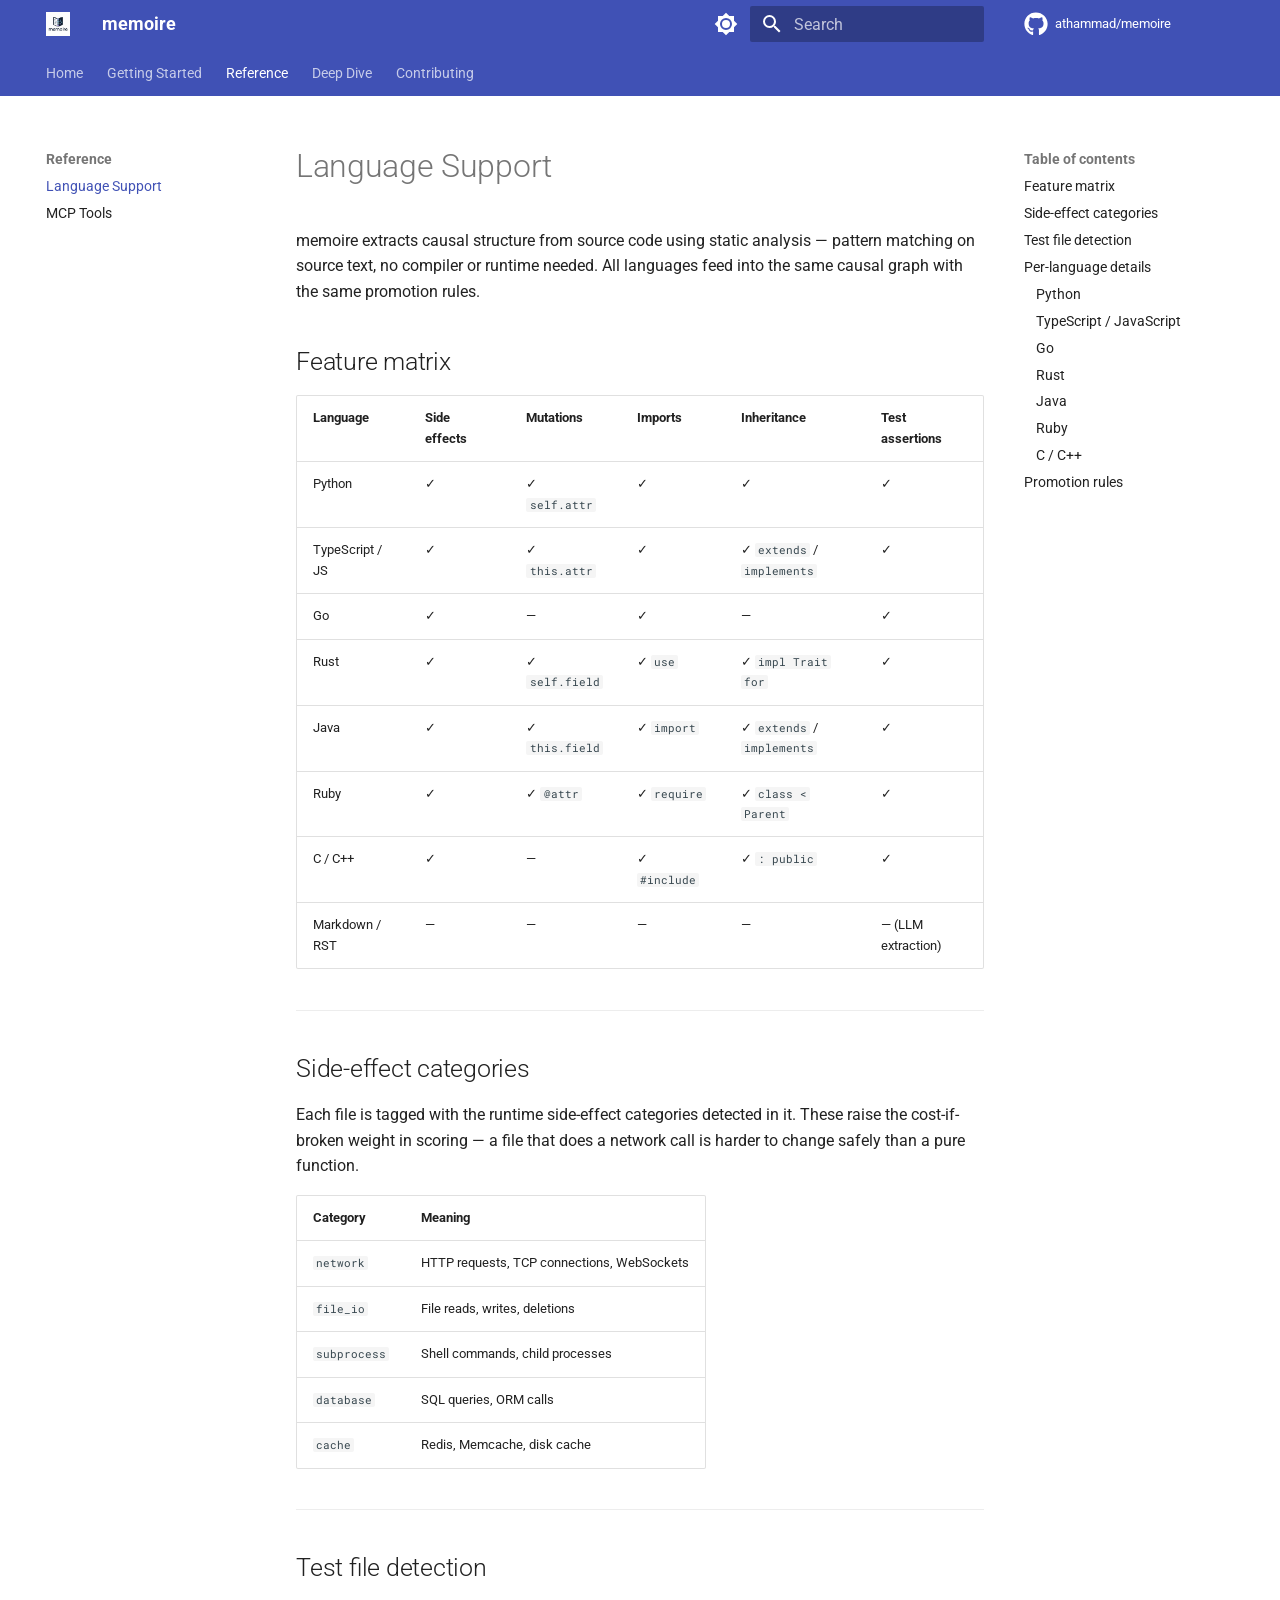
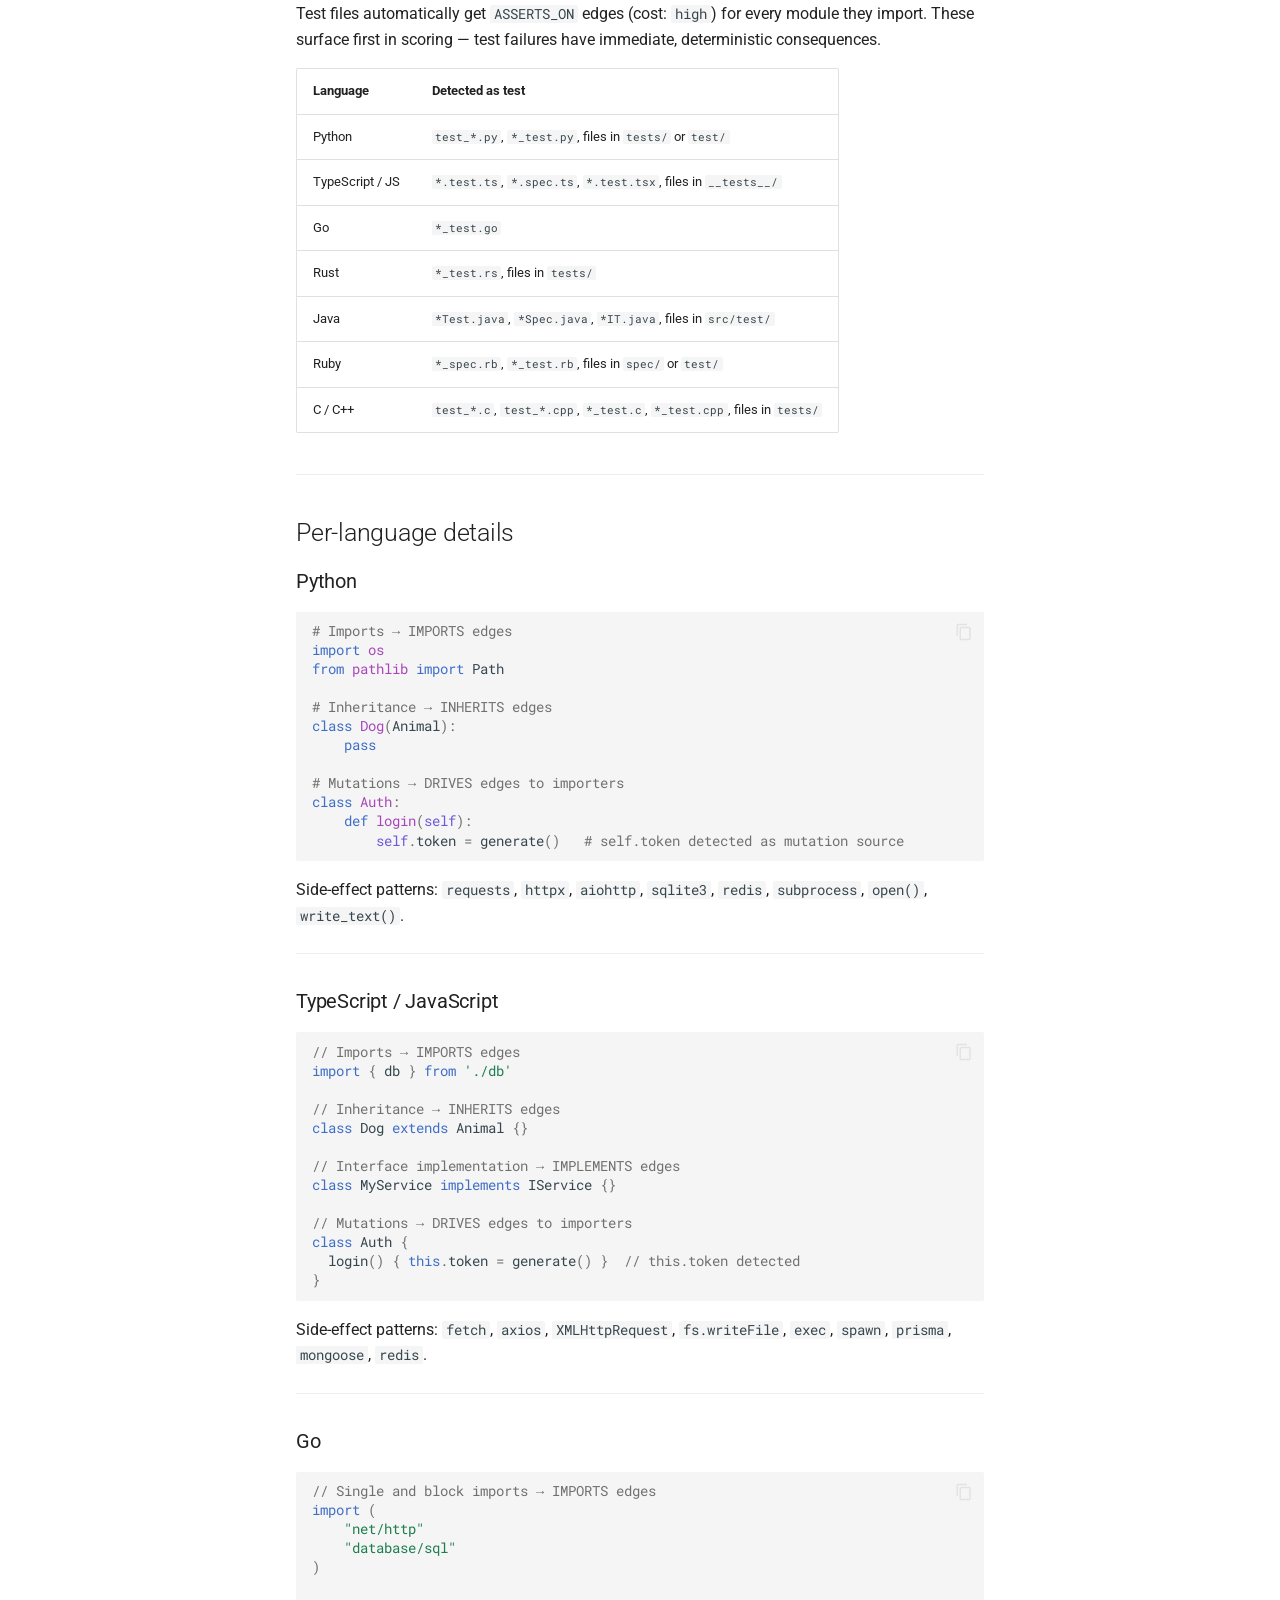
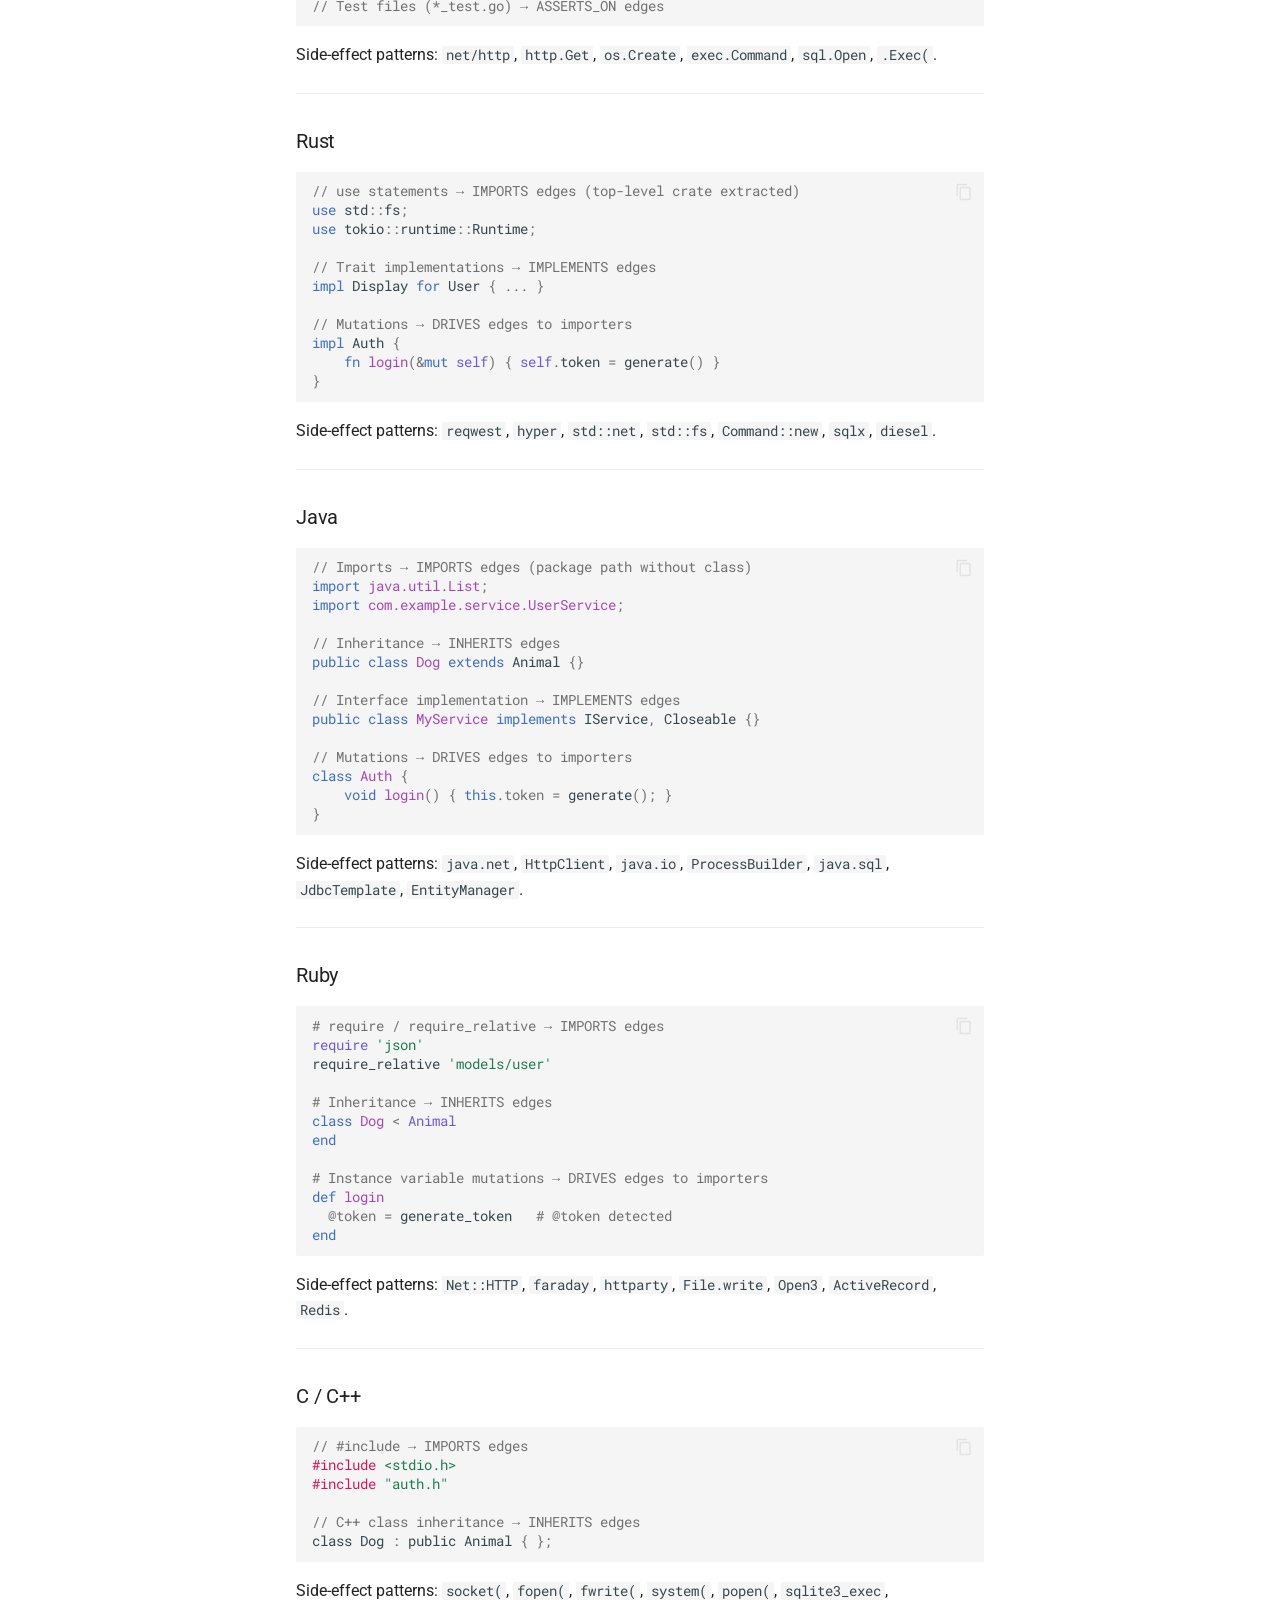
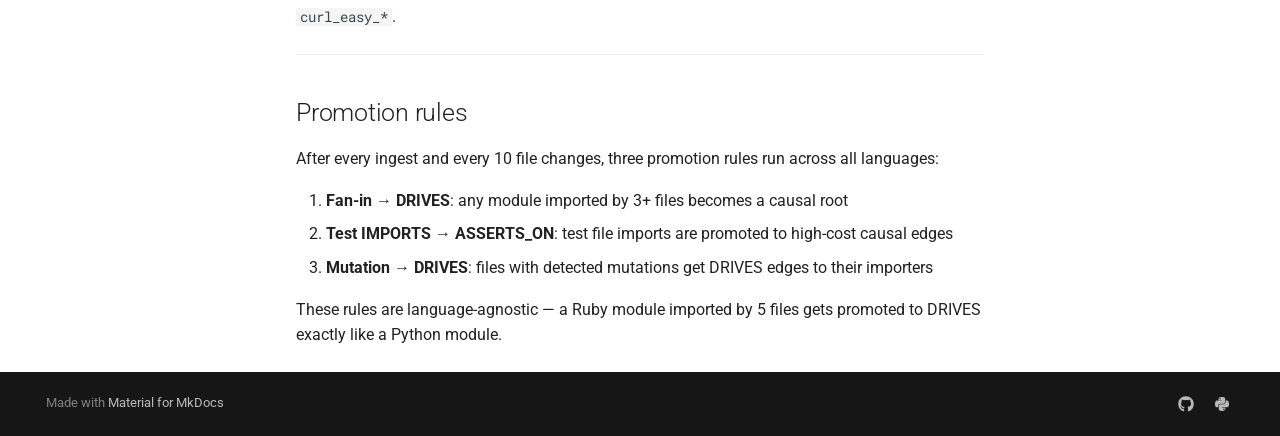
<file: languages/index.html>
<!doctype html>
<html lang="en" class="no-js">
  <head>
    
      <meta charset="utf-8">
      <meta name="viewport" content="width=device-width,initial-scale=1">
      
        <meta name="description" content="Persistent causal project memory for AI coding assistants">
      
      
      
        <link rel="canonical" href="https://athammad.github.io/memoire/languages/">
      
      
        <link rel="prev" href="../providers/">
      
      
        <link rel="next" href="../mcp/">
      
      
        
      
      
      <link rel="icon" href="../assets/logo.png">
      <meta name="generator" content="mkdocs-1.6.1, mkdocs-material-9.7.6">
    
    
      
        <title>Language Support - memoire</title>
      
    
    
      <link rel="stylesheet" href="../assets/stylesheets/main.484c7ddc.min.css">
      
        
        <link rel="stylesheet" href="../assets/stylesheets/palette.ab4e12ef.min.css">
      
      


    
    
      
    
    
      
        
        
        <link rel="preconnect" href="https://fonts.gstatic.com" crossorigin>
        <link rel="stylesheet" href="https://fonts.googleapis.com/css?family=Roboto:300,300i,400,400i,700,700i%7CRoboto+Mono:400,400i,700,700i&display=fallback">
        <style>:root{--md-text-font:"Roboto";--md-code-font:"Roboto Mono"}</style>
      
    
    
    <script>__md_scope=new URL("..",location),__md_hash=e=>[...e].reduce(((e,_)=>(e<<5)-e+_.charCodeAt(0)),0),__md_get=(e,_=localStorage,t=__md_scope)=>JSON.parse(_.getItem(t.pathname+"."+e)),__md_set=(e,_,t=localStorage,a=__md_scope)=>{try{t.setItem(a.pathname+"."+e,JSON.stringify(_))}catch(e){}}</script>
    
      

    
    
  </head>
  
  
    
    
      
    
    
    
    
    <body dir="ltr" data-md-color-scheme="default" data-md-color-primary="indigo" data-md-color-accent="indigo">
  
    
    <input class="md-toggle" data-md-toggle="drawer" type="checkbox" id="__drawer" autocomplete="off">
    <input class="md-toggle" data-md-toggle="search" type="checkbox" id="__search" autocomplete="off">
    <label class="md-overlay" for="__drawer"></label>
    <div data-md-component="skip">
      
        
        <a href="#language-support" class="md-skip">
          Skip to content
        </a>
      
    </div>
    <div data-md-component="announce">
      
    </div>
    
    
      

<header class="md-header" data-md-component="header">
  <nav class="md-header__inner md-grid" aria-label="Header">
    <a href=".." title="memoire" class="md-header__button md-logo" aria-label="memoire" data-md-component="logo">
      
  <img src="../assets/logo.png" alt="logo">

    </a>
    <label class="md-header__button md-icon" for="__drawer">
      
      <svg xmlns="http://www.w3.org/2000/svg" viewBox="0 0 24 24"><path d="M3 6h18v2H3zm0 5h18v2H3zm0 5h18v2H3z"/></svg>
    </label>
    <div class="md-header__title" data-md-component="header-title">
      <div class="md-header__ellipsis">
        <div class="md-header__topic">
          <span class="md-ellipsis">
            memoire
          </span>
        </div>
        <div class="md-header__topic" data-md-component="header-topic">
          <span class="md-ellipsis">
            
              Language Support
            
          </span>
        </div>
      </div>
    </div>
    
      
        <form class="md-header__option" data-md-component="palette">
  
    
    
    
    <input class="md-option" data-md-color-media="" data-md-color-scheme="default" data-md-color-primary="indigo" data-md-color-accent="indigo"  aria-label="Switch to dark mode"  type="radio" name="__palette" id="__palette_0">
    
      <label class="md-header__button md-icon" title="Switch to dark mode" for="__palette_1" hidden>
        <svg xmlns="http://www.w3.org/2000/svg" viewBox="0 0 24 24"><path d="M12 8a4 4 0 0 0-4 4 4 4 0 0 0 4 4 4 4 0 0 0 4-4 4 4 0 0 0-4-4m0 10a6 6 0 0 1-6-6 6 6 0 0 1 6-6 6 6 0 0 1 6 6 6 6 0 0 1-6 6m8-9.31V4h-4.69L12 .69 8.69 4H4v4.69L.69 12 4 15.31V20h4.69L12 23.31 15.31 20H20v-4.69L23.31 12z"/></svg>
      </label>
    
  
    
    
    
    <input class="md-option" data-md-color-media="" data-md-color-scheme="slate" data-md-color-primary="indigo" data-md-color-accent="indigo"  aria-label="Switch to light mode"  type="radio" name="__palette" id="__palette_1">
    
      <label class="md-header__button md-icon" title="Switch to light mode" for="__palette_0" hidden>
        <svg xmlns="http://www.w3.org/2000/svg" viewBox="0 0 24 24"><path d="M12 18c-.89 0-1.74-.2-2.5-.55C11.56 16.5 13 14.42 13 12s-1.44-4.5-3.5-5.45C10.26 6.2 11.11 6 12 6a6 6 0 0 1 6 6 6 6 0 0 1-6 6m8-9.31V4h-4.69L12 .69 8.69 4H4v4.69L.69 12 4 15.31V20h4.69L12 23.31 15.31 20H20v-4.69L23.31 12z"/></svg>
      </label>
    
  
</form>
      
    
    
      <script>var palette=__md_get("__palette");if(palette&&palette.color){if("(prefers-color-scheme)"===palette.color.media){var media=matchMedia("(prefers-color-scheme: light)"),input=document.querySelector(media.matches?"[data-md-color-media='(prefers-color-scheme: light)']":"[data-md-color-media='(prefers-color-scheme: dark)']");palette.color.media=input.getAttribute("data-md-color-media"),palette.color.scheme=input.getAttribute("data-md-color-scheme"),palette.color.primary=input.getAttribute("data-md-color-primary"),palette.color.accent=input.getAttribute("data-md-color-accent")}for(var[key,value]of Object.entries(palette.color))document.body.setAttribute("data-md-color-"+key,value)}</script>
    
    
    
      
      
        <label class="md-header__button md-icon" for="__search">
          
          <svg xmlns="http://www.w3.org/2000/svg" viewBox="0 0 24 24"><path d="M9.5 3A6.5 6.5 0 0 1 16 9.5c0 1.61-.59 3.09-1.56 4.23l.27.27h.79l5 5-1.5 1.5-5-5v-.79l-.27-.27A6.52 6.52 0 0 1 9.5 16 6.5 6.5 0 0 1 3 9.5 6.5 6.5 0 0 1 9.5 3m0 2C7 5 5 7 5 9.5S7 14 9.5 14 14 12 14 9.5 12 5 9.5 5"/></svg>
        </label>
        <div class="md-search" data-md-component="search" role="dialog">
  <label class="md-search__overlay" for="__search"></label>
  <div class="md-search__inner" role="search">
    <form class="md-search__form" name="search">
      <input type="text" class="md-search__input" name="query" aria-label="Search" placeholder="Search" autocapitalize="off" autocorrect="off" autocomplete="off" spellcheck="false" data-md-component="search-query" required>
      <label class="md-search__icon md-icon" for="__search">
        
        <svg xmlns="http://www.w3.org/2000/svg" viewBox="0 0 24 24"><path d="M9.5 3A6.5 6.5 0 0 1 16 9.5c0 1.61-.59 3.09-1.56 4.23l.27.27h.79l5 5-1.5 1.5-5-5v-.79l-.27-.27A6.52 6.52 0 0 1 9.5 16 6.5 6.5 0 0 1 3 9.5 6.5 6.5 0 0 1 9.5 3m0 2C7 5 5 7 5 9.5S7 14 9.5 14 14 12 14 9.5 12 5 9.5 5"/></svg>
        
        <svg xmlns="http://www.w3.org/2000/svg" viewBox="0 0 24 24"><path d="M20 11v2H8l5.5 5.5-1.42 1.42L4.16 12l7.92-7.92L13.5 5.5 8 11z"/></svg>
      </label>
      <nav class="md-search__options" aria-label="Search">
        
        <button type="reset" class="md-search__icon md-icon" title="Clear" aria-label="Clear" tabindex="-1">
          
          <svg xmlns="http://www.w3.org/2000/svg" viewBox="0 0 24 24"><path d="M19 6.41 17.59 5 12 10.59 6.41 5 5 6.41 10.59 12 5 17.59 6.41 19 12 13.41 17.59 19 19 17.59 13.41 12z"/></svg>
        </button>
      </nav>
      
        <div class="md-search__suggest" data-md-component="search-suggest"></div>
      
    </form>
    <div class="md-search__output">
      <div class="md-search__scrollwrap" tabindex="0" data-md-scrollfix>
        <div class="md-search-result" data-md-component="search-result">
          <div class="md-search-result__meta">
            Initializing search
          </div>
          <ol class="md-search-result__list" role="presentation"></ol>
        </div>
      </div>
    </div>
  </div>
</div>
      
    
    
      <div class="md-header__source">
        <a href="https://github.com/athammad/memoire" title="Go to repository" class="md-source" data-md-component="source">
  <div class="md-source__icon md-icon">
    
    <svg xmlns="http://www.w3.org/2000/svg" viewBox="0 0 512 512"><!--! Font Awesome Free 7.1.0 by @fontawesome - https://fontawesome.com License - https://fontawesome.com/license/free (Icons: CC BY 4.0, Fonts: SIL OFL 1.1, Code: MIT License) Copyright 2025 Fonticons, Inc.--><path d="M173.9 397.4c0 2-2.3 3.6-5.2 3.6-3.3.3-5.6-1.3-5.6-3.6 0-2 2.3-3.6 5.2-3.6 3-.3 5.6 1.3 5.6 3.6m-31.1-4.5c-.7 2 1.3 4.3 4.3 4.9 2.6 1 5.6 0 6.2-2s-1.3-4.3-4.3-5.2c-2.6-.7-5.5.3-6.2 2.3m44.2-1.7c-2.9.7-4.9 2.6-4.6 4.9.3 2 2.9 3.3 5.9 2.6 2.9-.7 4.9-2.6 4.6-4.6-.3-1.9-3-3.2-5.9-2.9M252.8 8C114.1 8 8 113.3 8 252c0 110.9 69.8 205.8 169.5 239.2 12.8 2.3 17.3-5.6 17.3-12.1 0-6.2-.3-40.4-.3-61.4 0 0-70 15-84.7-29.8 0 0-11.4-29.1-27.8-36.6 0 0-22.9-15.7 1.6-15.4 0 0 24.9 2 38.6 25.8 21.9 38.6 58.6 27.5 72.9 20.9 2.3-16 8.8-27.1 16-33.7-55.9-6.2-112.3-14.3-112.3-110.5 0-27.5 7.6-41.3 23.6-58.9-2.6-6.5-11.1-33.3 2.6-67.9 20.9-6.5 69 27 69 27 20-5.6 41.5-8.5 62.8-8.5s42.8 2.9 62.8 8.5c0 0 48.1-33.6 69-27 13.7 34.7 5.2 61.4 2.6 67.9 16 17.7 25.8 31.5 25.8 58.9 0 96.5-58.9 104.2-114.8 110.5 9.2 7.9 17 22.9 17 46.4 0 33.7-.3 75.4-.3 83.6 0 6.5 4.6 14.4 17.3 12.1C436.2 457.8 504 362.9 504 252 504 113.3 391.5 8 252.8 8M105.2 352.9c-1.3 1-1 3.3.7 5.2 1.6 1.6 3.9 2.3 5.2 1 1.3-1 1-3.3-.7-5.2-1.6-1.6-3.9-2.3-5.2-1m-10.8-8.1c-.7 1.3.3 2.9 2.3 3.9 1.6 1 3.6.7 4.3-.7.7-1.3-.3-2.9-2.3-3.9-2-.6-3.6-.3-4.3.7m32.4 35.6c-1.6 1.3-1 4.3 1.3 6.2 2.3 2.3 5.2 2.6 6.5 1 1.3-1.3.7-4.3-1.3-6.2-2.2-2.3-5.2-2.6-6.5-1m-11.4-14.7c-1.6 1-1.6 3.6 0 5.9s4.3 3.3 5.6 2.3c1.6-1.3 1.6-3.9 0-6.2-1.4-2.3-4-3.3-5.6-2"/></svg>
  </div>
  <div class="md-source__repository">
    athammad/memoire
  </div>
</a>
      </div>
    
  </nav>
  
</header>
    
    <div class="md-container" data-md-component="container">
      
      
        
          
            
<nav class="md-tabs" aria-label="Tabs" data-md-component="tabs">
  <div class="md-grid">
    <ul class="md-tabs__list">
      
        
  
  
  
  
    <li class="md-tabs__item">
      <a href=".." class="md-tabs__link">
        
  
  
    
  
  Home

      </a>
    </li>
  

      
        
  
  
  
  
    
    
      <li class="md-tabs__item">
        <a href="../quickstart/" class="md-tabs__link">
          
  
  
  Getting Started

        </a>
      </li>
    
  

      
        
  
  
  
    
  
  
    
    
      <li class="md-tabs__item md-tabs__item--active">
        <a href="./" class="md-tabs__link">
          
  
  
  Reference

        </a>
      </li>
    
  

      
        
  
  
  
  
    
    
      <li class="md-tabs__item">
        <a href="../theory/" class="md-tabs__link">
          
  
  
  Deep Dive

        </a>
      </li>
    
  

      
        
  
  
  
  
    <li class="md-tabs__item">
      <a href="../contributing/" class="md-tabs__link">
        
  
  
    
  
  Contributing

      </a>
    </li>
  

      
    </ul>
  </div>
</nav>
          
        
      
      <main class="md-main" data-md-component="main">
        <div class="md-main__inner md-grid">
          
            
              
              <div class="md-sidebar md-sidebar--primary" data-md-component="sidebar" data-md-type="navigation" >
                <div class="md-sidebar__scrollwrap">
                  <div class="md-sidebar__inner">
                    


  


<nav class="md-nav md-nav--primary md-nav--lifted" aria-label="Navigation" data-md-level="0">
  <label class="md-nav__title" for="__drawer">
    <a href=".." title="memoire" class="md-nav__button md-logo" aria-label="memoire" data-md-component="logo">
      
  <img src="../assets/logo.png" alt="logo">

    </a>
    memoire
  </label>
  
    <div class="md-nav__source">
      <a href="https://github.com/athammad/memoire" title="Go to repository" class="md-source" data-md-component="source">
  <div class="md-source__icon md-icon">
    
    <svg xmlns="http://www.w3.org/2000/svg" viewBox="0 0 512 512"><!--! Font Awesome Free 7.1.0 by @fontawesome - https://fontawesome.com License - https://fontawesome.com/license/free (Icons: CC BY 4.0, Fonts: SIL OFL 1.1, Code: MIT License) Copyright 2025 Fonticons, Inc.--><path d="M173.9 397.4c0 2-2.3 3.6-5.2 3.6-3.3.3-5.6-1.3-5.6-3.6 0-2 2.3-3.6 5.2-3.6 3-.3 5.6 1.3 5.6 3.6m-31.1-4.5c-.7 2 1.3 4.3 4.3 4.9 2.6 1 5.6 0 6.2-2s-1.3-4.3-4.3-5.2c-2.6-.7-5.5.3-6.2 2.3m44.2-1.7c-2.9.7-4.9 2.6-4.6 4.9.3 2 2.9 3.3 5.9 2.6 2.9-.7 4.9-2.6 4.6-4.6-.3-1.9-3-3.2-5.9-2.9M252.8 8C114.1 8 8 113.3 8 252c0 110.9 69.8 205.8 169.5 239.2 12.8 2.3 17.3-5.6 17.3-12.1 0-6.2-.3-40.4-.3-61.4 0 0-70 15-84.7-29.8 0 0-11.4-29.1-27.8-36.6 0 0-22.9-15.7 1.6-15.4 0 0 24.9 2 38.6 25.8 21.9 38.6 58.6 27.5 72.9 20.9 2.3-16 8.8-27.1 16-33.7-55.9-6.2-112.3-14.3-112.3-110.5 0-27.5 7.6-41.3 23.6-58.9-2.6-6.5-11.1-33.3 2.6-67.9 20.9-6.5 69 27 69 27 20-5.6 41.5-8.5 62.8-8.5s42.8 2.9 62.8 8.5c0 0 48.1-33.6 69-27 13.7 34.7 5.2 61.4 2.6 67.9 16 17.7 25.8 31.5 25.8 58.9 0 96.5-58.9 104.2-114.8 110.5 9.2 7.9 17 22.9 17 46.4 0 33.7-.3 75.4-.3 83.6 0 6.5 4.6 14.4 17.3 12.1C436.2 457.8 504 362.9 504 252 504 113.3 391.5 8 252.8 8M105.2 352.9c-1.3 1-1 3.3.7 5.2 1.6 1.6 3.9 2.3 5.2 1 1.3-1 1-3.3-.7-5.2-1.6-1.6-3.9-2.3-5.2-1m-10.8-8.1c-.7 1.3.3 2.9 2.3 3.9 1.6 1 3.6.7 4.3-.7.7-1.3-.3-2.9-2.3-3.9-2-.6-3.6-.3-4.3.7m32.4 35.6c-1.6 1.3-1 4.3 1.3 6.2 2.3 2.3 5.2 2.6 6.5 1 1.3-1.3.7-4.3-1.3-6.2-2.2-2.3-5.2-2.6-6.5-1m-11.4-14.7c-1.6 1-1.6 3.6 0 5.9s4.3 3.3 5.6 2.3c1.6-1.3 1.6-3.9 0-6.2-1.4-2.3-4-3.3-5.6-2"/></svg>
  </div>
  <div class="md-source__repository">
    athammad/memoire
  </div>
</a>
    </div>
  
  <ul class="md-nav__list" data-md-scrollfix>
    
      
      
  
  
  
  
    <li class="md-nav__item">
      <a href=".." class="md-nav__link">
        
  
  
  <span class="md-ellipsis">
    
  
    Home
  

    
  </span>
  
  

      </a>
    </li>
  

    
      
      
  
  
  
  
    
    
    
    
      
      
        
      
    
    
    <li class="md-nav__item md-nav__item--nested">
      
        
        
        <input class="md-nav__toggle md-toggle " type="checkbox" id="__nav_2" >
        
          
          <label class="md-nav__link" for="__nav_2" id="__nav_2_label" tabindex="0">
            
  
  
  <span class="md-ellipsis">
    
  
    Getting Started
  

    
  </span>
  
  

            <span class="md-nav__icon md-icon"></span>
          </label>
        
        <nav class="md-nav" data-md-level="1" aria-labelledby="__nav_2_label" aria-expanded="false">
          <label class="md-nav__title" for="__nav_2">
            <span class="md-nav__icon md-icon"></span>
            
  
    Getting Started
  

          </label>
          <ul class="md-nav__list" data-md-scrollfix>
            
              
                
  
  
  
  
    <li class="md-nav__item">
      <a href="../quickstart/" class="md-nav__link">
        
  
  
  <span class="md-ellipsis">
    
  
    Installation & Quick Start
  

    
  </span>
  
  

      </a>
    </li>
  

              
            
              
                
  
  
  
  
    <li class="md-nav__item">
      <a href="../providers/" class="md-nav__link">
        
  
  
  <span class="md-ellipsis">
    
  
    Provider Setup
  

    
  </span>
  
  

      </a>
    </li>
  

              
            
          </ul>
        </nav>
      
    </li>
  

    
      
      
  
  
    
  
  
  
    
    
    
    
      
        
        
      
      
        
      
    
    
    <li class="md-nav__item md-nav__item--active md-nav__item--section md-nav__item--nested">
      
        
        
        <input class="md-nav__toggle md-toggle " type="checkbox" id="__nav_3" checked>
        
          
          <label class="md-nav__link" for="__nav_3" id="__nav_3_label" tabindex="">
            
  
  
  <span class="md-ellipsis">
    
  
    Reference
  

    
  </span>
  
  

            <span class="md-nav__icon md-icon"></span>
          </label>
        
        <nav class="md-nav" data-md-level="1" aria-labelledby="__nav_3_label" aria-expanded="true">
          <label class="md-nav__title" for="__nav_3">
            <span class="md-nav__icon md-icon"></span>
            
  
    Reference
  

          </label>
          <ul class="md-nav__list" data-md-scrollfix>
            
              
                
  
  
    
  
  
  
    <li class="md-nav__item md-nav__item--active">
      
      <input class="md-nav__toggle md-toggle" type="checkbox" id="__toc">
      
      
        
      
      
        <label class="md-nav__link md-nav__link--active" for="__toc">
          
  
  
  <span class="md-ellipsis">
    
  
    Language Support
  

    
  </span>
  
  

          <span class="md-nav__icon md-icon"></span>
        </label>
      
      <a href="./" class="md-nav__link md-nav__link--active">
        
  
  
  <span class="md-ellipsis">
    
  
    Language Support
  

    
  </span>
  
  

      </a>
      
        

<nav class="md-nav md-nav--secondary" aria-label="Table of contents">
  
  
  
    
  
  
    <label class="md-nav__title" for="__toc">
      <span class="md-nav__icon md-icon"></span>
      Table of contents
    </label>
    <ul class="md-nav__list" data-md-component="toc" data-md-scrollfix>
      
        <li class="md-nav__item">
  <a href="#feature-matrix" class="md-nav__link">
    <span class="md-ellipsis">
      
        Feature matrix
      
    </span>
  </a>
  
</li>
      
        <li class="md-nav__item">
  <a href="#side-effect-categories" class="md-nav__link">
    <span class="md-ellipsis">
      
        Side-effect categories
      
    </span>
  </a>
  
</li>
      
        <li class="md-nav__item">
  <a href="#test-file-detection" class="md-nav__link">
    <span class="md-ellipsis">
      
        Test file detection
      
    </span>
  </a>
  
</li>
      
        <li class="md-nav__item">
  <a href="#per-language-details" class="md-nav__link">
    <span class="md-ellipsis">
      
        Per-language details
      
    </span>
  </a>
  
    <nav class="md-nav" aria-label="Per-language details">
      <ul class="md-nav__list">
        
          <li class="md-nav__item">
  <a href="#python" class="md-nav__link">
    <span class="md-ellipsis">
      
        Python
      
    </span>
  </a>
  
</li>
        
          <li class="md-nav__item">
  <a href="#typescript-javascript" class="md-nav__link">
    <span class="md-ellipsis">
      
        TypeScript / JavaScript
      
    </span>
  </a>
  
</li>
        
          <li class="md-nav__item">
  <a href="#go" class="md-nav__link">
    <span class="md-ellipsis">
      
        Go
      
    </span>
  </a>
  
</li>
        
          <li class="md-nav__item">
  <a href="#rust" class="md-nav__link">
    <span class="md-ellipsis">
      
        Rust
      
    </span>
  </a>
  
</li>
        
          <li class="md-nav__item">
  <a href="#java" class="md-nav__link">
    <span class="md-ellipsis">
      
        Java
      
    </span>
  </a>
  
</li>
        
          <li class="md-nav__item">
  <a href="#ruby" class="md-nav__link">
    <span class="md-ellipsis">
      
        Ruby
      
    </span>
  </a>
  
</li>
        
          <li class="md-nav__item">
  <a href="#c-c" class="md-nav__link">
    <span class="md-ellipsis">
      
        C / C++
      
    </span>
  </a>
  
</li>
        
      </ul>
    </nav>
  
</li>
      
        <li class="md-nav__item">
  <a href="#promotion-rules" class="md-nav__link">
    <span class="md-ellipsis">
      
        Promotion rules
      
    </span>
  </a>
  
</li>
      
    </ul>
  
</nav>
      
    </li>
  

              
            
              
                
  
  
  
  
    <li class="md-nav__item">
      <a href="../mcp/" class="md-nav__link">
        
  
  
  <span class="md-ellipsis">
    
  
    MCP Tools
  

    
  </span>
  
  

      </a>
    </li>
  

              
            
          </ul>
        </nav>
      
    </li>
  

    
      
      
  
  
  
  
    
    
    
    
      
      
        
      
    
    
    <li class="md-nav__item md-nav__item--nested">
      
        
        
        <input class="md-nav__toggle md-toggle " type="checkbox" id="__nav_4" >
        
          
          <label class="md-nav__link" for="__nav_4" id="__nav_4_label" tabindex="0">
            
  
  
  <span class="md-ellipsis">
    
  
    Deep Dive
  

    
  </span>
  
  

            <span class="md-nav__icon md-icon"></span>
          </label>
        
        <nav class="md-nav" data-md-level="1" aria-labelledby="__nav_4_label" aria-expanded="false">
          <label class="md-nav__title" for="__nav_4">
            <span class="md-nav__icon md-icon"></span>
            
  
    Deep Dive
  

          </label>
          <ul class="md-nav__list" data-md-scrollfix>
            
              
                
  
  
  
  
    <li class="md-nav__item">
      <a href="../theory/" class="md-nav__link">
        
  
  
  <span class="md-ellipsis">
    
  
    Theory
  

    
  </span>
  
  

      </a>
    </li>
  

              
            
              
                
  
  
  
  
    <li class="md-nav__item">
      <a href="../design/" class="md-nav__link">
        
  
  
  <span class="md-ellipsis">
    
  
    Design
  

    
  </span>
  
  

      </a>
    </li>
  

              
            
              
                
  
  
  
  
    <li class="md-nav__item">
      <a href="../benchmark/" class="md-nav__link">
        
  
  
  <span class="md-ellipsis">
    
  
    Benchmark
  

    
  </span>
  
  

      </a>
    </li>
  

              
            
          </ul>
        </nav>
      
    </li>
  

    
      
      
  
  
  
  
    <li class="md-nav__item">
      <a href="../contributing/" class="md-nav__link">
        
  
  
  <span class="md-ellipsis">
    
  
    Contributing
  

    
  </span>
  
  

      </a>
    </li>
  

    
  </ul>
</nav>
                  </div>
                </div>
              </div>
            
            
              
              <div class="md-sidebar md-sidebar--secondary" data-md-component="sidebar" data-md-type="toc" >
                <div class="md-sidebar__scrollwrap">
                  <div class="md-sidebar__inner">
                    

<nav class="md-nav md-nav--secondary" aria-label="Table of contents">
  
  
  
    
  
  
    <label class="md-nav__title" for="__toc">
      <span class="md-nav__icon md-icon"></span>
      Table of contents
    </label>
    <ul class="md-nav__list" data-md-component="toc" data-md-scrollfix>
      
        <li class="md-nav__item">
  <a href="#feature-matrix" class="md-nav__link">
    <span class="md-ellipsis">
      
        Feature matrix
      
    </span>
  </a>
  
</li>
      
        <li class="md-nav__item">
  <a href="#side-effect-categories" class="md-nav__link">
    <span class="md-ellipsis">
      
        Side-effect categories
      
    </span>
  </a>
  
</li>
      
        <li class="md-nav__item">
  <a href="#test-file-detection" class="md-nav__link">
    <span class="md-ellipsis">
      
        Test file detection
      
    </span>
  </a>
  
</li>
      
        <li class="md-nav__item">
  <a href="#per-language-details" class="md-nav__link">
    <span class="md-ellipsis">
      
        Per-language details
      
    </span>
  </a>
  
    <nav class="md-nav" aria-label="Per-language details">
      <ul class="md-nav__list">
        
          <li class="md-nav__item">
  <a href="#python" class="md-nav__link">
    <span class="md-ellipsis">
      
        Python
      
    </span>
  </a>
  
</li>
        
          <li class="md-nav__item">
  <a href="#typescript-javascript" class="md-nav__link">
    <span class="md-ellipsis">
      
        TypeScript / JavaScript
      
    </span>
  </a>
  
</li>
        
          <li class="md-nav__item">
  <a href="#go" class="md-nav__link">
    <span class="md-ellipsis">
      
        Go
      
    </span>
  </a>
  
</li>
        
          <li class="md-nav__item">
  <a href="#rust" class="md-nav__link">
    <span class="md-ellipsis">
      
        Rust
      
    </span>
  </a>
  
</li>
        
          <li class="md-nav__item">
  <a href="#java" class="md-nav__link">
    <span class="md-ellipsis">
      
        Java
      
    </span>
  </a>
  
</li>
        
          <li class="md-nav__item">
  <a href="#ruby" class="md-nav__link">
    <span class="md-ellipsis">
      
        Ruby
      
    </span>
  </a>
  
</li>
        
          <li class="md-nav__item">
  <a href="#c-c" class="md-nav__link">
    <span class="md-ellipsis">
      
        C / C++
      
    </span>
  </a>
  
</li>
        
      </ul>
    </nav>
  
</li>
      
        <li class="md-nav__item">
  <a href="#promotion-rules" class="md-nav__link">
    <span class="md-ellipsis">
      
        Promotion rules
      
    </span>
  </a>
  
</li>
      
    </ul>
  
</nav>
                  </div>
                </div>
              </div>
            
          
          
            <div class="md-content" data-md-component="content">
              
              <article class="md-content__inner md-typeset">
                
                  


  
  


<h1 id="language-support">Language Support<a class="headerlink" href="#language-support" title="Permanent link">&para;</a></h1>
<p>memoire extracts causal structure from source code using static analysis — pattern matching on source text, no compiler or runtime needed. All languages feed into the same causal graph with the same promotion rules.</p>
<h2 id="feature-matrix">Feature matrix<a class="headerlink" href="#feature-matrix" title="Permanent link">&para;</a></h2>
<table>
<thead>
<tr>
<th>Language</th>
<th>Side effects</th>
<th>Mutations</th>
<th>Imports</th>
<th>Inheritance</th>
<th>Test assertions</th>
</tr>
</thead>
<tbody>
<tr>
<td>Python</td>
<td>✓</td>
<td>✓ <code>self.attr</code></td>
<td>✓</td>
<td>✓</td>
<td>✓</td>
</tr>
<tr>
<td>TypeScript / JS</td>
<td>✓</td>
<td>✓ <code>this.attr</code></td>
<td>✓</td>
<td>✓ <code>extends</code> / <code>implements</code></td>
<td>✓</td>
</tr>
<tr>
<td>Go</td>
<td>✓</td>
<td>—</td>
<td>✓</td>
<td>—</td>
<td>✓</td>
</tr>
<tr>
<td>Rust</td>
<td>✓</td>
<td>✓ <code>self.field</code></td>
<td>✓ <code>use</code></td>
<td>✓ <code>impl Trait for</code></td>
<td>✓</td>
</tr>
<tr>
<td>Java</td>
<td>✓</td>
<td>✓ <code>this.field</code></td>
<td>✓ <code>import</code></td>
<td>✓ <code>extends</code> / <code>implements</code></td>
<td>✓</td>
</tr>
<tr>
<td>Ruby</td>
<td>✓</td>
<td>✓ <code>@attr</code></td>
<td>✓ <code>require</code></td>
<td>✓ <code>class &lt; Parent</code></td>
<td>✓</td>
</tr>
<tr>
<td>C / C++</td>
<td>✓</td>
<td>—</td>
<td>✓ <code>#include</code></td>
<td>✓ <code>: public</code></td>
<td>✓</td>
</tr>
<tr>
<td>Markdown / RST</td>
<td>—</td>
<td>—</td>
<td>—</td>
<td>—</td>
<td>— (LLM extraction)</td>
</tr>
</tbody>
</table>
<hr />
<h2 id="side-effect-categories">Side-effect categories<a class="headerlink" href="#side-effect-categories" title="Permanent link">&para;</a></h2>
<p>Each file is tagged with the runtime side-effect categories detected in it. These raise the cost-if-broken weight in scoring — a file that does a network call is harder to change safely than a pure function.</p>
<table>
<thead>
<tr>
<th>Category</th>
<th>Meaning</th>
</tr>
</thead>
<tbody>
<tr>
<td><code>network</code></td>
<td>HTTP requests, TCP connections, WebSockets</td>
</tr>
<tr>
<td><code>file_io</code></td>
<td>File reads, writes, deletions</td>
</tr>
<tr>
<td><code>subprocess</code></td>
<td>Shell commands, child processes</td>
</tr>
<tr>
<td><code>database</code></td>
<td>SQL queries, ORM calls</td>
</tr>
<tr>
<td><code>cache</code></td>
<td>Redis, Memcache, disk cache</td>
</tr>
</tbody>
</table>
<hr />
<h2 id="test-file-detection">Test file detection<a class="headerlink" href="#test-file-detection" title="Permanent link">&para;</a></h2>
<p>Test files automatically get <code>ASSERTS_ON</code> edges (cost: <code>high</code>) for every module they import. These surface first in scoring — test failures have immediate, deterministic consequences.</p>
<table>
<thead>
<tr>
<th>Language</th>
<th>Detected as test</th>
</tr>
</thead>
<tbody>
<tr>
<td>Python</td>
<td><code>test_*.py</code>, <code>*_test.py</code>, files in <code>tests/</code> or <code>test/</code></td>
</tr>
<tr>
<td>TypeScript / JS</td>
<td><code>*.test.ts</code>, <code>*.spec.ts</code>, <code>*.test.tsx</code>, files in <code>__tests__/</code></td>
</tr>
<tr>
<td>Go</td>
<td><code>*_test.go</code></td>
</tr>
<tr>
<td>Rust</td>
<td><code>*_test.rs</code>, files in <code>tests/</code></td>
</tr>
<tr>
<td>Java</td>
<td><code>*Test.java</code>, <code>*Spec.java</code>, <code>*IT.java</code>, files in <code>src/test/</code></td>
</tr>
<tr>
<td>Ruby</td>
<td><code>*_spec.rb</code>, <code>*_test.rb</code>, files in <code>spec/</code> or <code>test/</code></td>
</tr>
<tr>
<td>C / C++</td>
<td><code>test_*.c</code>, <code>test_*.cpp</code>, <code>*_test.c</code>, <code>*_test.cpp</code>, files in <code>tests/</code></td>
</tr>
</tbody>
</table>
<hr />
<h2 id="per-language-details">Per-language details<a class="headerlink" href="#per-language-details" title="Permanent link">&para;</a></h2>
<h3 id="python">Python<a class="headerlink" href="#python" title="Permanent link">&para;</a></h3>
<div class="highlight"><pre><span></span><code><a id="__codelineno-0-1" name="__codelineno-0-1" href="#__codelineno-0-1"></a><span class="c1"># Imports → IMPORTS edges</span>
<a id="__codelineno-0-2" name="__codelineno-0-2" href="#__codelineno-0-2"></a><span class="kn">import</span><span class="w"> </span><span class="nn">os</span>
<a id="__codelineno-0-3" name="__codelineno-0-3" href="#__codelineno-0-3"></a><span class="kn">from</span><span class="w"> </span><span class="nn">pathlib</span><span class="w"> </span><span class="kn">import</span> <span class="n">Path</span>
<a id="__codelineno-0-4" name="__codelineno-0-4" href="#__codelineno-0-4"></a>
<a id="__codelineno-0-5" name="__codelineno-0-5" href="#__codelineno-0-5"></a><span class="c1"># Inheritance → INHERITS edges</span>
<a id="__codelineno-0-6" name="__codelineno-0-6" href="#__codelineno-0-6"></a><span class="k">class</span><span class="w"> </span><span class="nc">Dog</span><span class="p">(</span><span class="n">Animal</span><span class="p">):</span>
<a id="__codelineno-0-7" name="__codelineno-0-7" href="#__codelineno-0-7"></a>    <span class="k">pass</span>
<a id="__codelineno-0-8" name="__codelineno-0-8" href="#__codelineno-0-8"></a>
<a id="__codelineno-0-9" name="__codelineno-0-9" href="#__codelineno-0-9"></a><span class="c1"># Mutations → DRIVES edges to importers</span>
<a id="__codelineno-0-10" name="__codelineno-0-10" href="#__codelineno-0-10"></a><span class="k">class</span><span class="w"> </span><span class="nc">Auth</span><span class="p">:</span>
<a id="__codelineno-0-11" name="__codelineno-0-11" href="#__codelineno-0-11"></a>    <span class="k">def</span><span class="w"> </span><span class="nf">login</span><span class="p">(</span><span class="bp">self</span><span class="p">):</span>
<a id="__codelineno-0-12" name="__codelineno-0-12" href="#__codelineno-0-12"></a>        <span class="bp">self</span><span class="o">.</span><span class="n">token</span> <span class="o">=</span> <span class="n">generate</span><span class="p">()</span>   <span class="c1"># self.token detected as mutation source</span>
</code></pre></div>
<p>Side-effect patterns: <code>requests</code>, <code>httpx</code>, <code>aiohttp</code>, <code>sqlite3</code>, <code>redis</code>, <code>subprocess</code>, <code>open()</code>, <code>write_text()</code>.</p>
<hr />
<h3 id="typescript-javascript">TypeScript / JavaScript<a class="headerlink" href="#typescript-javascript" title="Permanent link">&para;</a></h3>
<div class="highlight"><pre><span></span><code><a id="__codelineno-1-1" name="__codelineno-1-1" href="#__codelineno-1-1"></a><span class="c1">// Imports → IMPORTS edges</span>
<a id="__codelineno-1-2" name="__codelineno-1-2" href="#__codelineno-1-2"></a><span class="k">import</span><span class="w"> </span><span class="p">{</span><span class="w"> </span><span class="nx">db</span><span class="w"> </span><span class="p">}</span><span class="w"> </span><span class="kr">from</span><span class="w"> </span><span class="s1">&#39;./db&#39;</span>
<a id="__codelineno-1-3" name="__codelineno-1-3" href="#__codelineno-1-3"></a>
<a id="__codelineno-1-4" name="__codelineno-1-4" href="#__codelineno-1-4"></a><span class="c1">// Inheritance → INHERITS edges</span>
<a id="__codelineno-1-5" name="__codelineno-1-5" href="#__codelineno-1-5"></a><span class="kd">class</span><span class="w"> </span><span class="nx">Dog</span><span class="w"> </span><span class="k">extends</span><span class="w"> </span><span class="nx">Animal</span><span class="w"> </span><span class="p">{}</span>
<a id="__codelineno-1-6" name="__codelineno-1-6" href="#__codelineno-1-6"></a>
<a id="__codelineno-1-7" name="__codelineno-1-7" href="#__codelineno-1-7"></a><span class="c1">// Interface implementation → IMPLEMENTS edges</span>
<a id="__codelineno-1-8" name="__codelineno-1-8" href="#__codelineno-1-8"></a><span class="kd">class</span><span class="w"> </span><span class="nx">MyService</span><span class="w"> </span><span class="k">implements</span><span class="w"> </span><span class="nx">IService</span><span class="w"> </span><span class="p">{}</span>
<a id="__codelineno-1-9" name="__codelineno-1-9" href="#__codelineno-1-9"></a>
<a id="__codelineno-1-10" name="__codelineno-1-10" href="#__codelineno-1-10"></a><span class="c1">// Mutations → DRIVES edges to importers</span>
<a id="__codelineno-1-11" name="__codelineno-1-11" href="#__codelineno-1-11"></a><span class="kd">class</span><span class="w"> </span><span class="nx">Auth</span><span class="w"> </span><span class="p">{</span>
<a id="__codelineno-1-12" name="__codelineno-1-12" href="#__codelineno-1-12"></a><span class="w">  </span><span class="nx">login</span><span class="p">()</span><span class="w"> </span><span class="p">{</span><span class="w"> </span><span class="k">this</span><span class="p">.</span><span class="nx">token</span><span class="w"> </span><span class="o">=</span><span class="w"> </span><span class="nx">generate</span><span class="p">()</span><span class="w"> </span><span class="p">}</span><span class="w">  </span><span class="c1">// this.token detected</span>
<a id="__codelineno-1-13" name="__codelineno-1-13" href="#__codelineno-1-13"></a><span class="p">}</span>
</code></pre></div>
<p>Side-effect patterns: <code>fetch</code>, <code>axios</code>, <code>XMLHttpRequest</code>, <code>fs.writeFile</code>, <code>exec</code>, <code>spawn</code>, <code>prisma</code>, <code>mongoose</code>, <code>redis</code>.</p>
<hr />
<h3 id="go">Go<a class="headerlink" href="#go" title="Permanent link">&para;</a></h3>
<div class="highlight"><pre><span></span><code><a id="__codelineno-2-1" name="__codelineno-2-1" href="#__codelineno-2-1"></a><span class="c1">// Single and block imports → IMPORTS edges</span>
<a id="__codelineno-2-2" name="__codelineno-2-2" href="#__codelineno-2-2"></a><span class="kn">import</span><span class="w"> </span><span class="p">(</span>
<a id="__codelineno-2-3" name="__codelineno-2-3" href="#__codelineno-2-3"></a><span class="w">    </span><span class="s">&quot;net/http&quot;</span>
<a id="__codelineno-2-4" name="__codelineno-2-4" href="#__codelineno-2-4"></a><span class="w">    </span><span class="s">&quot;database/sql&quot;</span>
<a id="__codelineno-2-5" name="__codelineno-2-5" href="#__codelineno-2-5"></a><span class="p">)</span>
<a id="__codelineno-2-6" name="__codelineno-2-6" href="#__codelineno-2-6"></a>
<a id="__codelineno-2-7" name="__codelineno-2-7" href="#__codelineno-2-7"></a><span class="c1">// Test files (*_test.go) → ASSERTS_ON edges</span>
</code></pre></div>
<p>Side-effect patterns: <code>net/http</code>, <code>http.Get</code>, <code>os.Create</code>, <code>exec.Command</code>, <code>sql.Open</code>, <code>.Exec(</code>.</p>
<hr />
<h3 id="rust">Rust<a class="headerlink" href="#rust" title="Permanent link">&para;</a></h3>
<div class="highlight"><pre><span></span><code><a id="__codelineno-3-1" name="__codelineno-3-1" href="#__codelineno-3-1"></a><span class="c1">// use statements → IMPORTS edges (top-level crate extracted)</span>
<a id="__codelineno-3-2" name="__codelineno-3-2" href="#__codelineno-3-2"></a><span class="k">use</span><span class="w"> </span><span class="n">std</span><span class="p">::</span><span class="n">fs</span><span class="p">;</span>
<a id="__codelineno-3-3" name="__codelineno-3-3" href="#__codelineno-3-3"></a><span class="k">use</span><span class="w"> </span><span class="n">tokio</span><span class="p">::</span><span class="n">runtime</span><span class="p">::</span><span class="n">Runtime</span><span class="p">;</span>
<a id="__codelineno-3-4" name="__codelineno-3-4" href="#__codelineno-3-4"></a>
<a id="__codelineno-3-5" name="__codelineno-3-5" href="#__codelineno-3-5"></a><span class="c1">// Trait implementations → IMPLEMENTS edges</span>
<a id="__codelineno-3-6" name="__codelineno-3-6" href="#__codelineno-3-6"></a><span class="k">impl</span><span class="w"> </span><span class="n">Display</span><span class="w"> </span><span class="k">for</span><span class="w"> </span><span class="n">User</span><span class="w"> </span><span class="p">{</span><span class="w"> </span><span class="o">..</span><span class="p">.</span><span class="w"> </span><span class="p">}</span>
<a id="__codelineno-3-7" name="__codelineno-3-7" href="#__codelineno-3-7"></a>
<a id="__codelineno-3-8" name="__codelineno-3-8" href="#__codelineno-3-8"></a><span class="c1">// Mutations → DRIVES edges to importers</span>
<a id="__codelineno-3-9" name="__codelineno-3-9" href="#__codelineno-3-9"></a><span class="k">impl</span><span class="w"> </span><span class="n">Auth</span><span class="w"> </span><span class="p">{</span>
<a id="__codelineno-3-10" name="__codelineno-3-10" href="#__codelineno-3-10"></a><span class="w">    </span><span class="k">fn</span><span class="w"> </span><span class="nf">login</span><span class="p">(</span><span class="o">&amp;</span><span class="k">mut</span><span class="w"> </span><span class="bp">self</span><span class="p">)</span><span class="w"> </span><span class="p">{</span><span class="w"> </span><span class="bp">self</span><span class="p">.</span><span class="n">token</span><span class="w"> </span><span class="o">=</span><span class="w"> </span><span class="n">generate</span><span class="p">()</span><span class="w"> </span><span class="p">}</span>
<a id="__codelineno-3-11" name="__codelineno-3-11" href="#__codelineno-3-11"></a><span class="p">}</span>
</code></pre></div>
<p>Side-effect patterns: <code>reqwest</code>, <code>hyper</code>, <code>std::net</code>, <code>std::fs</code>, <code>Command::new</code>, <code>sqlx</code>, <code>diesel</code>.</p>
<hr />
<h3 id="java">Java<a class="headerlink" href="#java" title="Permanent link">&para;</a></h3>
<div class="highlight"><pre><span></span><code><a id="__codelineno-4-1" name="__codelineno-4-1" href="#__codelineno-4-1"></a><span class="c1">// Imports → IMPORTS edges (package path without class)</span>
<a id="__codelineno-4-2" name="__codelineno-4-2" href="#__codelineno-4-2"></a><span class="kn">import</span><span class="w"> </span><span class="nn">java.util.List</span><span class="p">;</span>
<a id="__codelineno-4-3" name="__codelineno-4-3" href="#__codelineno-4-3"></a><span class="kn">import</span><span class="w"> </span><span class="nn">com.example.service.UserService</span><span class="p">;</span>
<a id="__codelineno-4-4" name="__codelineno-4-4" href="#__codelineno-4-4"></a>
<a id="__codelineno-4-5" name="__codelineno-4-5" href="#__codelineno-4-5"></a><span class="c1">// Inheritance → INHERITS edges</span>
<a id="__codelineno-4-6" name="__codelineno-4-6" href="#__codelineno-4-6"></a><span class="kd">public</span><span class="w"> </span><span class="kd">class</span> <span class="nc">Dog</span><span class="w"> </span><span class="kd">extends</span><span class="w"> </span><span class="n">Animal</span><span class="w"> </span><span class="p">{}</span>
<a id="__codelineno-4-7" name="__codelineno-4-7" href="#__codelineno-4-7"></a>
<a id="__codelineno-4-8" name="__codelineno-4-8" href="#__codelineno-4-8"></a><span class="c1">// Interface implementation → IMPLEMENTS edges</span>
<a id="__codelineno-4-9" name="__codelineno-4-9" href="#__codelineno-4-9"></a><span class="kd">public</span><span class="w"> </span><span class="kd">class</span> <span class="nc">MyService</span><span class="w"> </span><span class="kd">implements</span><span class="w"> </span><span class="n">IService</span><span class="p">,</span><span class="w"> </span><span class="n">Closeable</span><span class="w"> </span><span class="p">{}</span>
<a id="__codelineno-4-10" name="__codelineno-4-10" href="#__codelineno-4-10"></a>
<a id="__codelineno-4-11" name="__codelineno-4-11" href="#__codelineno-4-11"></a><span class="c1">// Mutations → DRIVES edges to importers</span>
<a id="__codelineno-4-12" name="__codelineno-4-12" href="#__codelineno-4-12"></a><span class="kd">class</span> <span class="nc">Auth</span><span class="w"> </span><span class="p">{</span>
<a id="__codelineno-4-13" name="__codelineno-4-13" href="#__codelineno-4-13"></a><span class="w">    </span><span class="kt">void</span><span class="w"> </span><span class="nf">login</span><span class="p">()</span><span class="w"> </span><span class="p">{</span><span class="w"> </span><span class="k">this</span><span class="p">.</span><span class="na">token</span><span class="w"> </span><span class="o">=</span><span class="w"> </span><span class="n">generate</span><span class="p">();</span><span class="w"> </span><span class="p">}</span>
<a id="__codelineno-4-14" name="__codelineno-4-14" href="#__codelineno-4-14"></a><span class="p">}</span>
</code></pre></div>
<p>Side-effect patterns: <code>java.net</code>, <code>HttpClient</code>, <code>java.io</code>, <code>ProcessBuilder</code>, <code>java.sql</code>, <code>JdbcTemplate</code>, <code>EntityManager</code>.</p>
<hr />
<h3 id="ruby">Ruby<a class="headerlink" href="#ruby" title="Permanent link">&para;</a></h3>
<div class="highlight"><pre><span></span><code><a id="__codelineno-5-1" name="__codelineno-5-1" href="#__codelineno-5-1"></a><span class="c1"># require / require_relative → IMPORTS edges</span>
<a id="__codelineno-5-2" name="__codelineno-5-2" href="#__codelineno-5-2"></a><span class="nb">require</span><span class="w"> </span><span class="s1">&#39;json&#39;</span>
<a id="__codelineno-5-3" name="__codelineno-5-3" href="#__codelineno-5-3"></a><span class="n">require_relative</span><span class="w"> </span><span class="s1">&#39;models/user&#39;</span>
<a id="__codelineno-5-4" name="__codelineno-5-4" href="#__codelineno-5-4"></a>
<a id="__codelineno-5-5" name="__codelineno-5-5" href="#__codelineno-5-5"></a><span class="c1"># Inheritance → INHERITS edges</span>
<a id="__codelineno-5-6" name="__codelineno-5-6" href="#__codelineno-5-6"></a><span class="k">class</span><span class="w"> </span><span class="nc">Dog</span><span class="w"> </span><span class="o">&lt;</span><span class="w"> </span><span class="no">Animal</span>
<a id="__codelineno-5-7" name="__codelineno-5-7" href="#__codelineno-5-7"></a><span class="k">end</span>
<a id="__codelineno-5-8" name="__codelineno-5-8" href="#__codelineno-5-8"></a>
<a id="__codelineno-5-9" name="__codelineno-5-9" href="#__codelineno-5-9"></a><span class="c1"># Instance variable mutations → DRIVES edges to importers</span>
<a id="__codelineno-5-10" name="__codelineno-5-10" href="#__codelineno-5-10"></a><span class="k">def</span><span class="w"> </span><span class="nf">login</span>
<a id="__codelineno-5-11" name="__codelineno-5-11" href="#__codelineno-5-11"></a><span class="w">  </span><span class="vi">@token</span><span class="w"> </span><span class="o">=</span><span class="w"> </span><span class="n">generate_token</span><span class="w">   </span><span class="c1"># @token detected</span>
<a id="__codelineno-5-12" name="__codelineno-5-12" href="#__codelineno-5-12"></a><span class="k">end</span>
</code></pre></div>
<p>Side-effect patterns: <code>Net::HTTP</code>, <code>faraday</code>, <code>httparty</code>, <code>File.write</code>, <code>Open3</code>, <code>ActiveRecord</code>, <code>Redis</code>.</p>
<hr />
<h3 id="c-c">C / C++<a class="headerlink" href="#c-c" title="Permanent link">&para;</a></h3>
<div class="highlight"><pre><span></span><code><a id="__codelineno-6-1" name="__codelineno-6-1" href="#__codelineno-6-1"></a><span class="c1">// #include → IMPORTS edges</span>
<a id="__codelineno-6-2" name="__codelineno-6-2" href="#__codelineno-6-2"></a><span class="cp">#include</span><span class="w"> </span><span class="cpf">&lt;stdio.h&gt;</span>
<a id="__codelineno-6-3" name="__codelineno-6-3" href="#__codelineno-6-3"></a><span class="cp">#include</span><span class="w"> </span><span class="cpf">&quot;auth.h&quot;</span>
<a id="__codelineno-6-4" name="__codelineno-6-4" href="#__codelineno-6-4"></a>
<a id="__codelineno-6-5" name="__codelineno-6-5" href="#__codelineno-6-5"></a><span class="c1">// C++ class inheritance → INHERITS edges</span>
<a id="__codelineno-6-6" name="__codelineno-6-6" href="#__codelineno-6-6"></a><span class="n">class</span><span class="w"> </span><span class="n">Dog</span><span class="w"> </span><span class="o">:</span><span class="w"> </span><span class="n">public</span><span class="w"> </span><span class="n">Animal</span><span class="w"> </span><span class="p">{</span><span class="w"> </span><span class="p">};</span>
</code></pre></div>
<p>Side-effect patterns: <code>socket(</code>, <code>fopen(</code>, <code>fwrite(</code>, <code>system(</code>, <code>popen(</code>, <code>sqlite3_exec</code>, <code>curl_easy_*</code>.</p>
<hr />
<h2 id="promotion-rules">Promotion rules<a class="headerlink" href="#promotion-rules" title="Permanent link">&para;</a></h2>
<p>After every ingest and every 10 file changes, three promotion rules run across all languages:</p>
<ol>
<li><strong>Fan-in → DRIVES</strong>: any module imported by 3+ files becomes a causal root</li>
<li><strong>Test IMPORTS → ASSERTS_ON</strong>: test file imports are promoted to high-cost causal edges</li>
<li><strong>Mutation → DRIVES</strong>: files with detected mutations get DRIVES edges to their importers</li>
</ol>
<p>These rules are language-agnostic — a Ruby module imported by 5 files gets promoted to DRIVES exactly like a Python module.</p>












                
              </article>
            </div>
          
          
<script>var target=document.getElementById(location.hash.slice(1));target&&target.name&&(target.checked=target.name.startsWith("__tabbed_"))</script>
        </div>
        
          <button type="button" class="md-top md-icon" data-md-component="top" hidden>
  
  <svg xmlns="http://www.w3.org/2000/svg" viewBox="0 0 24 24"><path d="M13 20h-2V8l-5.5 5.5-1.42-1.42L12 4.16l7.92 7.92-1.42 1.42L13 8z"/></svg>
  Back to top
</button>
        
      </main>
      
        <footer class="md-footer">
  
  <div class="md-footer-meta md-typeset">
    <div class="md-footer-meta__inner md-grid">
      <div class="md-copyright">
  
  
    Made with
    <a href="https://squidfunk.github.io/mkdocs-material/" target="_blank" rel="noopener">
      Material for MkDocs
    </a>
  
</div>
      
        
<div class="md-social">
  
    
    
    
    
      
      
    
    <a href="https://github.com/athammad/memoire" target="_blank" rel="noopener" title="github.com" class="md-social__link">
      <svg xmlns="http://www.w3.org/2000/svg" viewBox="0 0 512 512"><!--! Font Awesome Free 7.1.0 by @fontawesome - https://fontawesome.com License - https://fontawesome.com/license/free (Icons: CC BY 4.0, Fonts: SIL OFL 1.1, Code: MIT License) Copyright 2025 Fonticons, Inc.--><path d="M173.9 397.4c0 2-2.3 3.6-5.2 3.6-3.3.3-5.6-1.3-5.6-3.6 0-2 2.3-3.6 5.2-3.6 3-.3 5.6 1.3 5.6 3.6m-31.1-4.5c-.7 2 1.3 4.3 4.3 4.9 2.6 1 5.6 0 6.2-2s-1.3-4.3-4.3-5.2c-2.6-.7-5.5.3-6.2 2.3m44.2-1.7c-2.9.7-4.9 2.6-4.6 4.9.3 2 2.9 3.3 5.9 2.6 2.9-.7 4.9-2.6 4.6-4.6-.3-1.9-3-3.2-5.9-2.9M252.8 8C114.1 8 8 113.3 8 252c0 110.9 69.8 205.8 169.5 239.2 12.8 2.3 17.3-5.6 17.3-12.1 0-6.2-.3-40.4-.3-61.4 0 0-70 15-84.7-29.8 0 0-11.4-29.1-27.8-36.6 0 0-22.9-15.7 1.6-15.4 0 0 24.9 2 38.6 25.8 21.9 38.6 58.6 27.5 72.9 20.9 2.3-16 8.8-27.1 16-33.7-55.9-6.2-112.3-14.3-112.3-110.5 0-27.5 7.6-41.3 23.6-58.9-2.6-6.5-11.1-33.3 2.6-67.9 20.9-6.5 69 27 69 27 20-5.6 41.5-8.5 62.8-8.5s42.8 2.9 62.8 8.5c0 0 48.1-33.6 69-27 13.7 34.7 5.2 61.4 2.6 67.9 16 17.7 25.8 31.5 25.8 58.9 0 96.5-58.9 104.2-114.8 110.5 9.2 7.9 17 22.9 17 46.4 0 33.7-.3 75.4-.3 83.6 0 6.5 4.6 14.4 17.3 12.1C436.2 457.8 504 362.9 504 252 504 113.3 391.5 8 252.8 8M105.2 352.9c-1.3 1-1 3.3.7 5.2 1.6 1.6 3.9 2.3 5.2 1 1.3-1 1-3.3-.7-5.2-1.6-1.6-3.9-2.3-5.2-1m-10.8-8.1c-.7 1.3.3 2.9 2.3 3.9 1.6 1 3.6.7 4.3-.7.7-1.3-.3-2.9-2.3-3.9-2-.6-3.6-.3-4.3.7m32.4 35.6c-1.6 1.3-1 4.3 1.3 6.2 2.3 2.3 5.2 2.6 6.5 1 1.3-1.3.7-4.3-1.3-6.2-2.2-2.3-5.2-2.6-6.5-1m-11.4-14.7c-1.6 1-1.6 3.6 0 5.9s4.3 3.3 5.6 2.3c1.6-1.3 1.6-3.9 0-6.2-1.4-2.3-4-3.3-5.6-2"/></svg>
    </a>
  
    
    
    
    
      
      
    
    <a href="https://pypi.org/project/memoire-ai" target="_blank" rel="noopener" title="pypi.org" class="md-social__link">
      <svg xmlns="http://www.w3.org/2000/svg" viewBox="0 0 448 512"><!--! Font Awesome Free 7.1.0 by @fontawesome - https://fontawesome.com License - https://fontawesome.com/license/free (Icons: CC BY 4.0, Fonts: SIL OFL 1.1, Code: MIT License) Copyright 2025 Fonticons, Inc.--><path d="M439.8 200.5c-7.7-30.9-22.3-54.2-53.4-54.2h-40.1v47.4c0 36.8-31.2 67.8-66.8 67.8H172.7c-29.2 0-53.4 25-53.4 54.3v101.8c0 29 25.2 46 53.4 54.3 33.8 9.9 66.3 11.7 106.8 0 26.9-7.8 53.4-23.5 53.4-54.3v-40.7H226.2v-13.6h160.2c31.1 0 42.6-21.7 53.4-54.2 11.2-33.5 10.7-65.7 0-108.6M286.2 444.7a20.4 20.4 0 1 1 0-40.7 20.4 20.4 0 1 1 0 40.7M167.8 248.1h106.8c29.7 0 53.4-24.5 53.4-54.3V91.9c0-29-24.4-50.7-53.4-55.6-35.8-5.9-74.7-5.6-106.8.1-45.2 8-53.4 24.7-53.4 55.6v40.7h106.9v13.6h-147c-31.1 0-58.3 18.7-66.8 54.2-9.8 40.7-10.2 66.1 0 108.6 7.6 31.6 25.7 54.2 56.8 54.2H101v-48.8c0-35.3 30.5-66.4 66.8-66.4m-6.6-183.4a20.4 20.4 0 1 1 0 40.8 20.4 20.4 0 1 1 0-40.8"/></svg>
    </a>
  
</div>
      
    </div>
  </div>
</footer>
      
    </div>
    <div class="md-dialog" data-md-component="dialog">
      <div class="md-dialog__inner md-typeset"></div>
    </div>
    
    
    
      
      
      <script id="__config" type="application/json">{"annotate": null, "base": "..", "features": ["navigation.tabs", "navigation.sections", "navigation.top", "navigation.instant", "search.highlight", "search.suggest", "content.code.copy", "content.code.annotate"], "search": "../assets/javascripts/workers/search.2c215733.min.js", "tags": null, "translations": {"clipboard.copied": "Copied to clipboard", "clipboard.copy": "Copy to clipboard", "search.result.more.one": "1 more on this page", "search.result.more.other": "# more on this page", "search.result.none": "No matching documents", "search.result.one": "1 matching document", "search.result.other": "# matching documents", "search.result.placeholder": "Type to start searching", "search.result.term.missing": "Missing", "select.version": "Select version"}, "version": null}</script>
    
    
      <script src="../assets/javascripts/bundle.79ae519e.min.js"></script>
      
    
  </body>
</html>
</file>
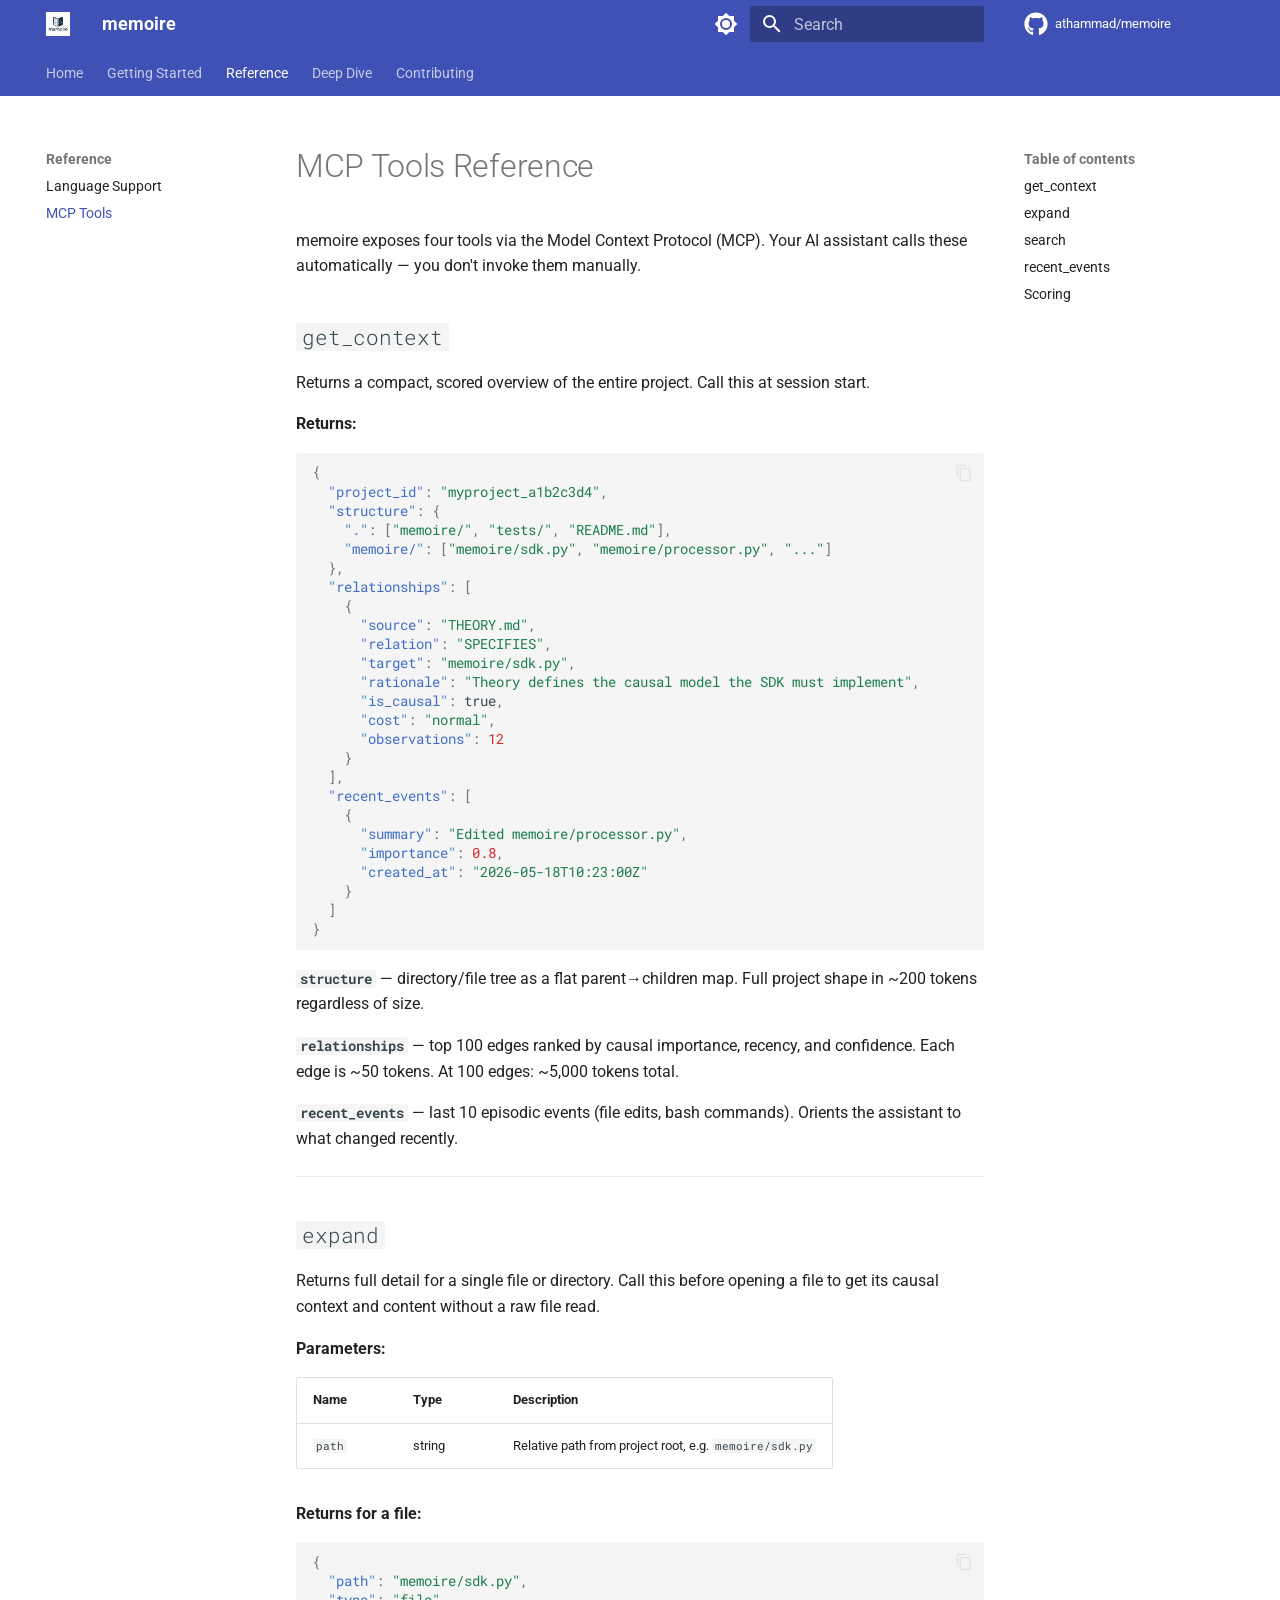
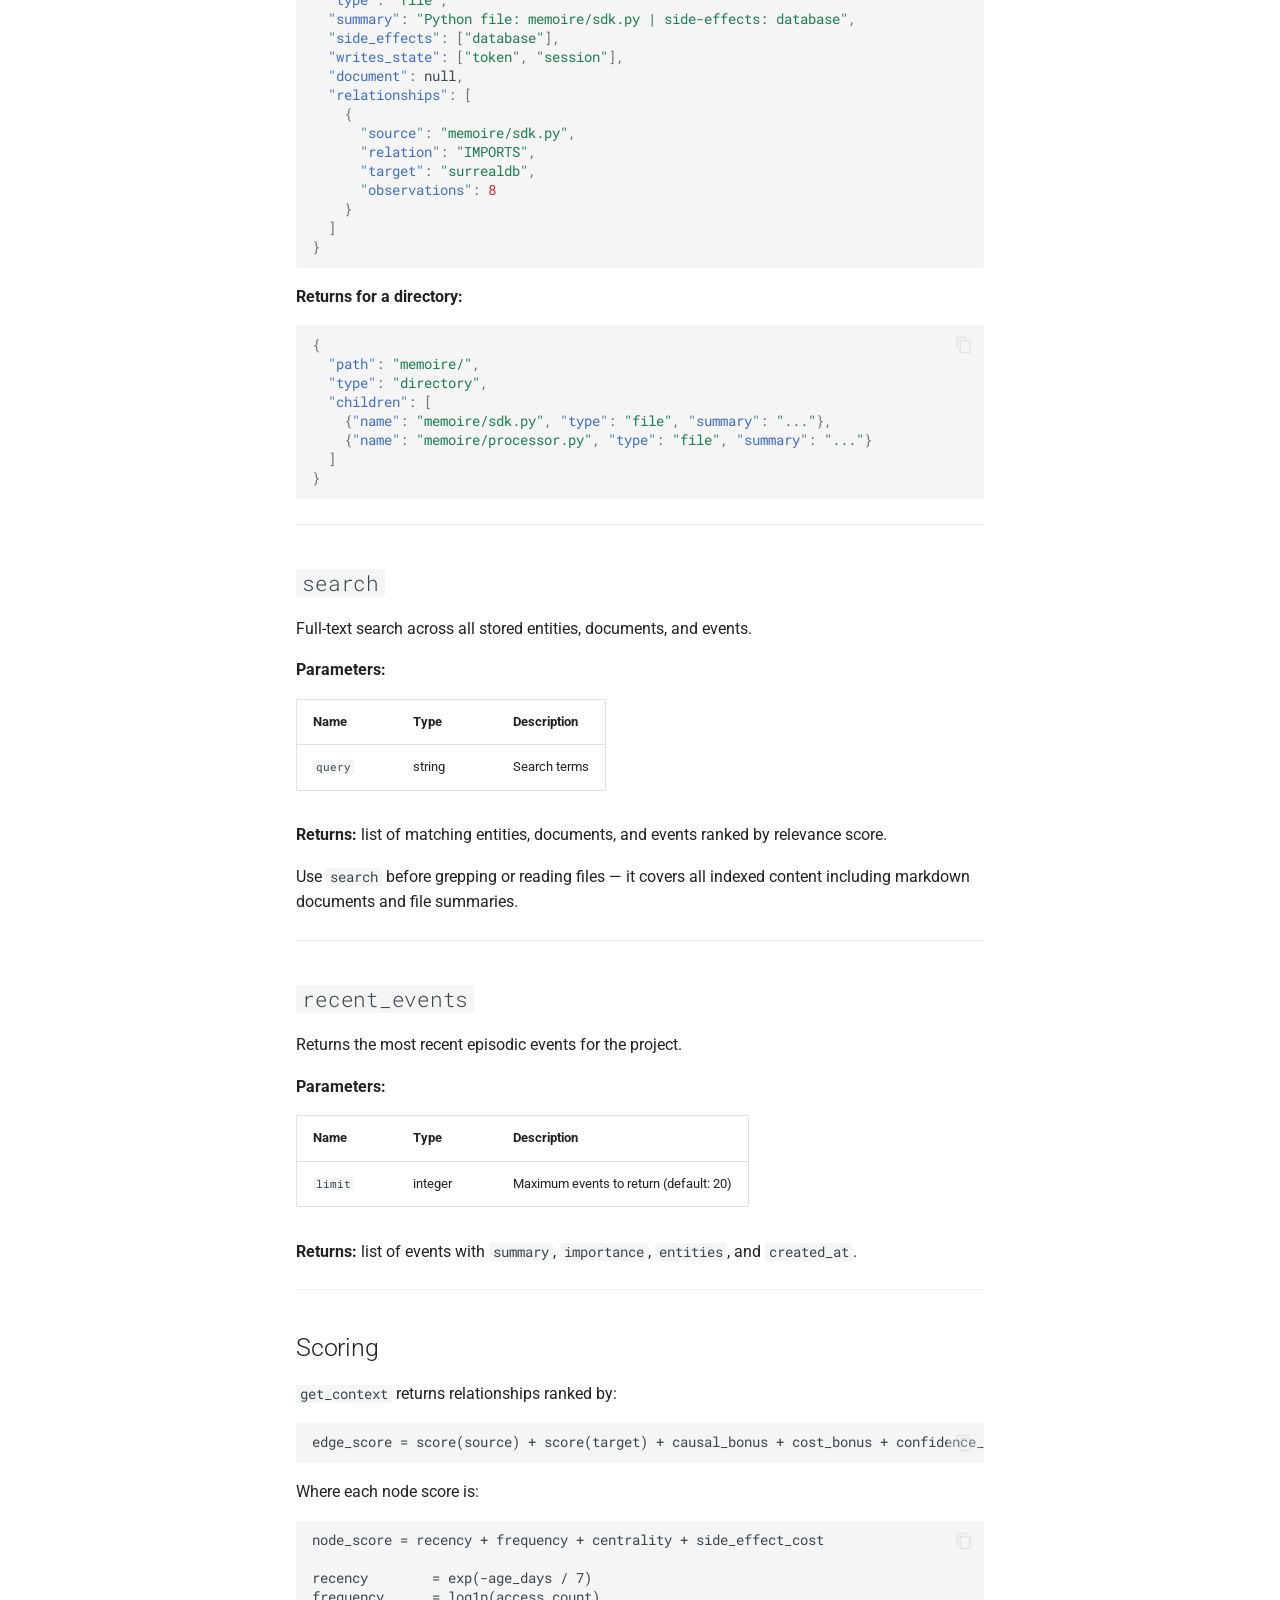
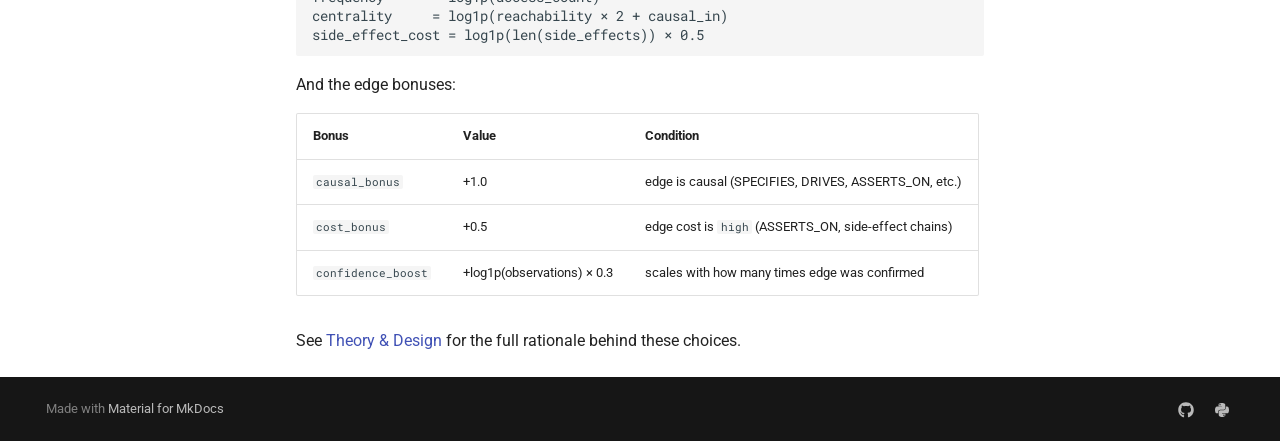
<file: mcp/index.html>
<!doctype html>
<html lang="en" class="no-js">
  <head>
    
      <meta charset="utf-8">
      <meta name="viewport" content="width=device-width,initial-scale=1">
      
        <meta name="description" content="Persistent causal project memory for AI coding assistants">
      
      
      
        <link rel="canonical" href="https://athammad.github.io/memoire/mcp/">
      
      
        <link rel="prev" href="../languages/">
      
      
        <link rel="next" href="../theory/">
      
      
        
      
      
      <link rel="icon" href="../assets/logo.png">
      <meta name="generator" content="mkdocs-1.6.1, mkdocs-material-9.7.6">
    
    
      
        <title>MCP Tools - memoire</title>
      
    
    
      <link rel="stylesheet" href="../assets/stylesheets/main.484c7ddc.min.css">
      
        
        <link rel="stylesheet" href="../assets/stylesheets/palette.ab4e12ef.min.css">
      
      


    
    
      
    
    
      
        
        
        <link rel="preconnect" href="https://fonts.gstatic.com" crossorigin>
        <link rel="stylesheet" href="https://fonts.googleapis.com/css?family=Roboto:300,300i,400,400i,700,700i%7CRoboto+Mono:400,400i,700,700i&display=fallback">
        <style>:root{--md-text-font:"Roboto";--md-code-font:"Roboto Mono"}</style>
      
    
    
    <script>__md_scope=new URL("..",location),__md_hash=e=>[...e].reduce(((e,_)=>(e<<5)-e+_.charCodeAt(0)),0),__md_get=(e,_=localStorage,t=__md_scope)=>JSON.parse(_.getItem(t.pathname+"."+e)),__md_set=(e,_,t=localStorage,a=__md_scope)=>{try{t.setItem(a.pathname+"."+e,JSON.stringify(_))}catch(e){}}</script>
    
      

    
    
  </head>
  
  
    
    
      
    
    
    
    
    <body dir="ltr" data-md-color-scheme="default" data-md-color-primary="indigo" data-md-color-accent="indigo">
  
    
    <input class="md-toggle" data-md-toggle="drawer" type="checkbox" id="__drawer" autocomplete="off">
    <input class="md-toggle" data-md-toggle="search" type="checkbox" id="__search" autocomplete="off">
    <label class="md-overlay" for="__drawer"></label>
    <div data-md-component="skip">
      
        
        <a href="#mcp-tools-reference" class="md-skip">
          Skip to content
        </a>
      
    </div>
    <div data-md-component="announce">
      
    </div>
    
    
      

<header class="md-header" data-md-component="header">
  <nav class="md-header__inner md-grid" aria-label="Header">
    <a href=".." title="memoire" class="md-header__button md-logo" aria-label="memoire" data-md-component="logo">
      
  <img src="../assets/logo.png" alt="logo">

    </a>
    <label class="md-header__button md-icon" for="__drawer">
      
      <svg xmlns="http://www.w3.org/2000/svg" viewBox="0 0 24 24"><path d="M3 6h18v2H3zm0 5h18v2H3zm0 5h18v2H3z"/></svg>
    </label>
    <div class="md-header__title" data-md-component="header-title">
      <div class="md-header__ellipsis">
        <div class="md-header__topic">
          <span class="md-ellipsis">
            memoire
          </span>
        </div>
        <div class="md-header__topic" data-md-component="header-topic">
          <span class="md-ellipsis">
            
              MCP Tools
            
          </span>
        </div>
      </div>
    </div>
    
      
        <form class="md-header__option" data-md-component="palette">
  
    
    
    
    <input class="md-option" data-md-color-media="" data-md-color-scheme="default" data-md-color-primary="indigo" data-md-color-accent="indigo"  aria-label="Switch to dark mode"  type="radio" name="__palette" id="__palette_0">
    
      <label class="md-header__button md-icon" title="Switch to dark mode" for="__palette_1" hidden>
        <svg xmlns="http://www.w3.org/2000/svg" viewBox="0 0 24 24"><path d="M12 8a4 4 0 0 0-4 4 4 4 0 0 0 4 4 4 4 0 0 0 4-4 4 4 0 0 0-4-4m0 10a6 6 0 0 1-6-6 6 6 0 0 1 6-6 6 6 0 0 1 6 6 6 6 0 0 1-6 6m8-9.31V4h-4.69L12 .69 8.69 4H4v4.69L.69 12 4 15.31V20h4.69L12 23.31 15.31 20H20v-4.69L23.31 12z"/></svg>
      </label>
    
  
    
    
    
    <input class="md-option" data-md-color-media="" data-md-color-scheme="slate" data-md-color-primary="indigo" data-md-color-accent="indigo"  aria-label="Switch to light mode"  type="radio" name="__palette" id="__palette_1">
    
      <label class="md-header__button md-icon" title="Switch to light mode" for="__palette_0" hidden>
        <svg xmlns="http://www.w3.org/2000/svg" viewBox="0 0 24 24"><path d="M12 18c-.89 0-1.74-.2-2.5-.55C11.56 16.5 13 14.42 13 12s-1.44-4.5-3.5-5.45C10.26 6.2 11.11 6 12 6a6 6 0 0 1 6 6 6 6 0 0 1-6 6m8-9.31V4h-4.69L12 .69 8.69 4H4v4.69L.69 12 4 15.31V20h4.69L12 23.31 15.31 20H20v-4.69L23.31 12z"/></svg>
      </label>
    
  
</form>
      
    
    
      <script>var palette=__md_get("__palette");if(palette&&palette.color){if("(prefers-color-scheme)"===palette.color.media){var media=matchMedia("(prefers-color-scheme: light)"),input=document.querySelector(media.matches?"[data-md-color-media='(prefers-color-scheme: light)']":"[data-md-color-media='(prefers-color-scheme: dark)']");palette.color.media=input.getAttribute("data-md-color-media"),palette.color.scheme=input.getAttribute("data-md-color-scheme"),palette.color.primary=input.getAttribute("data-md-color-primary"),palette.color.accent=input.getAttribute("data-md-color-accent")}for(var[key,value]of Object.entries(palette.color))document.body.setAttribute("data-md-color-"+key,value)}</script>
    
    
    
      
      
        <label class="md-header__button md-icon" for="__search">
          
          <svg xmlns="http://www.w3.org/2000/svg" viewBox="0 0 24 24"><path d="M9.5 3A6.5 6.5 0 0 1 16 9.5c0 1.61-.59 3.09-1.56 4.23l.27.27h.79l5 5-1.5 1.5-5-5v-.79l-.27-.27A6.52 6.52 0 0 1 9.5 16 6.5 6.5 0 0 1 3 9.5 6.5 6.5 0 0 1 9.5 3m0 2C7 5 5 7 5 9.5S7 14 9.5 14 14 12 14 9.5 12 5 9.5 5"/></svg>
        </label>
        <div class="md-search" data-md-component="search" role="dialog">
  <label class="md-search__overlay" for="__search"></label>
  <div class="md-search__inner" role="search">
    <form class="md-search__form" name="search">
      <input type="text" class="md-search__input" name="query" aria-label="Search" placeholder="Search" autocapitalize="off" autocorrect="off" autocomplete="off" spellcheck="false" data-md-component="search-query" required>
      <label class="md-search__icon md-icon" for="__search">
        
        <svg xmlns="http://www.w3.org/2000/svg" viewBox="0 0 24 24"><path d="M9.5 3A6.5 6.5 0 0 1 16 9.5c0 1.61-.59 3.09-1.56 4.23l.27.27h.79l5 5-1.5 1.5-5-5v-.79l-.27-.27A6.52 6.52 0 0 1 9.5 16 6.5 6.5 0 0 1 3 9.5 6.5 6.5 0 0 1 9.5 3m0 2C7 5 5 7 5 9.5S7 14 9.5 14 14 12 14 9.5 12 5 9.5 5"/></svg>
        
        <svg xmlns="http://www.w3.org/2000/svg" viewBox="0 0 24 24"><path d="M20 11v2H8l5.5 5.5-1.42 1.42L4.16 12l7.92-7.92L13.5 5.5 8 11z"/></svg>
      </label>
      <nav class="md-search__options" aria-label="Search">
        
        <button type="reset" class="md-search__icon md-icon" title="Clear" aria-label="Clear" tabindex="-1">
          
          <svg xmlns="http://www.w3.org/2000/svg" viewBox="0 0 24 24"><path d="M19 6.41 17.59 5 12 10.59 6.41 5 5 6.41 10.59 12 5 17.59 6.41 19 12 13.41 17.59 19 19 17.59 13.41 12z"/></svg>
        </button>
      </nav>
      
        <div class="md-search__suggest" data-md-component="search-suggest"></div>
      
    </form>
    <div class="md-search__output">
      <div class="md-search__scrollwrap" tabindex="0" data-md-scrollfix>
        <div class="md-search-result" data-md-component="search-result">
          <div class="md-search-result__meta">
            Initializing search
          </div>
          <ol class="md-search-result__list" role="presentation"></ol>
        </div>
      </div>
    </div>
  </div>
</div>
      
    
    
      <div class="md-header__source">
        <a href="https://github.com/athammad/memoire" title="Go to repository" class="md-source" data-md-component="source">
  <div class="md-source__icon md-icon">
    
    <svg xmlns="http://www.w3.org/2000/svg" viewBox="0 0 512 512"><!--! Font Awesome Free 7.1.0 by @fontawesome - https://fontawesome.com License - https://fontawesome.com/license/free (Icons: CC BY 4.0, Fonts: SIL OFL 1.1, Code: MIT License) Copyright 2025 Fonticons, Inc.--><path d="M173.9 397.4c0 2-2.3 3.6-5.2 3.6-3.3.3-5.6-1.3-5.6-3.6 0-2 2.3-3.6 5.2-3.6 3-.3 5.6 1.3 5.6 3.6m-31.1-4.5c-.7 2 1.3 4.3 4.3 4.9 2.6 1 5.6 0 6.2-2s-1.3-4.3-4.3-5.2c-2.6-.7-5.5.3-6.2 2.3m44.2-1.7c-2.9.7-4.9 2.6-4.6 4.9.3 2 2.9 3.3 5.9 2.6 2.9-.7 4.9-2.6 4.6-4.6-.3-1.9-3-3.2-5.9-2.9M252.8 8C114.1 8 8 113.3 8 252c0 110.9 69.8 205.8 169.5 239.2 12.8 2.3 17.3-5.6 17.3-12.1 0-6.2-.3-40.4-.3-61.4 0 0-70 15-84.7-29.8 0 0-11.4-29.1-27.8-36.6 0 0-22.9-15.7 1.6-15.4 0 0 24.9 2 38.6 25.8 21.9 38.6 58.6 27.5 72.9 20.9 2.3-16 8.8-27.1 16-33.7-55.9-6.2-112.3-14.3-112.3-110.5 0-27.5 7.6-41.3 23.6-58.9-2.6-6.5-11.1-33.3 2.6-67.9 20.9-6.5 69 27 69 27 20-5.6 41.5-8.5 62.8-8.5s42.8 2.9 62.8 8.5c0 0 48.1-33.6 69-27 13.7 34.7 5.2 61.4 2.6 67.9 16 17.7 25.8 31.5 25.8 58.9 0 96.5-58.9 104.2-114.8 110.5 9.2 7.9 17 22.9 17 46.4 0 33.7-.3 75.4-.3 83.6 0 6.5 4.6 14.4 17.3 12.1C436.2 457.8 504 362.9 504 252 504 113.3 391.5 8 252.8 8M105.2 352.9c-1.3 1-1 3.3.7 5.2 1.6 1.6 3.9 2.3 5.2 1 1.3-1 1-3.3-.7-5.2-1.6-1.6-3.9-2.3-5.2-1m-10.8-8.1c-.7 1.3.3 2.9 2.3 3.9 1.6 1 3.6.7 4.3-.7.7-1.3-.3-2.9-2.3-3.9-2-.6-3.6-.3-4.3.7m32.4 35.6c-1.6 1.3-1 4.3 1.3 6.2 2.3 2.3 5.2 2.6 6.5 1 1.3-1.3.7-4.3-1.3-6.2-2.2-2.3-5.2-2.6-6.5-1m-11.4-14.7c-1.6 1-1.6 3.6 0 5.9s4.3 3.3 5.6 2.3c1.6-1.3 1.6-3.9 0-6.2-1.4-2.3-4-3.3-5.6-2"/></svg>
  </div>
  <div class="md-source__repository">
    athammad/memoire
  </div>
</a>
      </div>
    
  </nav>
  
</header>
    
    <div class="md-container" data-md-component="container">
      
      
        
          
            
<nav class="md-tabs" aria-label="Tabs" data-md-component="tabs">
  <div class="md-grid">
    <ul class="md-tabs__list">
      
        
  
  
  
  
    <li class="md-tabs__item">
      <a href=".." class="md-tabs__link">
        
  
  
    
  
  Home

      </a>
    </li>
  

      
        
  
  
  
  
    
    
      <li class="md-tabs__item">
        <a href="../quickstart/" class="md-tabs__link">
          
  
  
  Getting Started

        </a>
      </li>
    
  

      
        
  
  
  
    
  
  
    
    
      <li class="md-tabs__item md-tabs__item--active">
        <a href="../languages/" class="md-tabs__link">
          
  
  
  Reference

        </a>
      </li>
    
  

      
        
  
  
  
  
    
    
      <li class="md-tabs__item">
        <a href="../theory/" class="md-tabs__link">
          
  
  
  Deep Dive

        </a>
      </li>
    
  

      
        
  
  
  
  
    <li class="md-tabs__item">
      <a href="../contributing/" class="md-tabs__link">
        
  
  
    
  
  Contributing

      </a>
    </li>
  

      
    </ul>
  </div>
</nav>
          
        
      
      <main class="md-main" data-md-component="main">
        <div class="md-main__inner md-grid">
          
            
              
              <div class="md-sidebar md-sidebar--primary" data-md-component="sidebar" data-md-type="navigation" >
                <div class="md-sidebar__scrollwrap">
                  <div class="md-sidebar__inner">
                    


  


<nav class="md-nav md-nav--primary md-nav--lifted" aria-label="Navigation" data-md-level="0">
  <label class="md-nav__title" for="__drawer">
    <a href=".." title="memoire" class="md-nav__button md-logo" aria-label="memoire" data-md-component="logo">
      
  <img src="../assets/logo.png" alt="logo">

    </a>
    memoire
  </label>
  
    <div class="md-nav__source">
      <a href="https://github.com/athammad/memoire" title="Go to repository" class="md-source" data-md-component="source">
  <div class="md-source__icon md-icon">
    
    <svg xmlns="http://www.w3.org/2000/svg" viewBox="0 0 512 512"><!--! Font Awesome Free 7.1.0 by @fontawesome - https://fontawesome.com License - https://fontawesome.com/license/free (Icons: CC BY 4.0, Fonts: SIL OFL 1.1, Code: MIT License) Copyright 2025 Fonticons, Inc.--><path d="M173.9 397.4c0 2-2.3 3.6-5.2 3.6-3.3.3-5.6-1.3-5.6-3.6 0-2 2.3-3.6 5.2-3.6 3-.3 5.6 1.3 5.6 3.6m-31.1-4.5c-.7 2 1.3 4.3 4.3 4.9 2.6 1 5.6 0 6.2-2s-1.3-4.3-4.3-5.2c-2.6-.7-5.5.3-6.2 2.3m44.2-1.7c-2.9.7-4.9 2.6-4.6 4.9.3 2 2.9 3.3 5.9 2.6 2.9-.7 4.9-2.6 4.6-4.6-.3-1.9-3-3.2-5.9-2.9M252.8 8C114.1 8 8 113.3 8 252c0 110.9 69.8 205.8 169.5 239.2 12.8 2.3 17.3-5.6 17.3-12.1 0-6.2-.3-40.4-.3-61.4 0 0-70 15-84.7-29.8 0 0-11.4-29.1-27.8-36.6 0 0-22.9-15.7 1.6-15.4 0 0 24.9 2 38.6 25.8 21.9 38.6 58.6 27.5 72.9 20.9 2.3-16 8.8-27.1 16-33.7-55.9-6.2-112.3-14.3-112.3-110.5 0-27.5 7.6-41.3 23.6-58.9-2.6-6.5-11.1-33.3 2.6-67.9 20.9-6.5 69 27 69 27 20-5.6 41.5-8.5 62.8-8.5s42.8 2.9 62.8 8.5c0 0 48.1-33.6 69-27 13.7 34.7 5.2 61.4 2.6 67.9 16 17.7 25.8 31.5 25.8 58.9 0 96.5-58.9 104.2-114.8 110.5 9.2 7.9 17 22.9 17 46.4 0 33.7-.3 75.4-.3 83.6 0 6.5 4.6 14.4 17.3 12.1C436.2 457.8 504 362.9 504 252 504 113.3 391.5 8 252.8 8M105.2 352.9c-1.3 1-1 3.3.7 5.2 1.6 1.6 3.9 2.3 5.2 1 1.3-1 1-3.3-.7-5.2-1.6-1.6-3.9-2.3-5.2-1m-10.8-8.1c-.7 1.3.3 2.9 2.3 3.9 1.6 1 3.6.7 4.3-.7.7-1.3-.3-2.9-2.3-3.9-2-.6-3.6-.3-4.3.7m32.4 35.6c-1.6 1.3-1 4.3 1.3 6.2 2.3 2.3 5.2 2.6 6.5 1 1.3-1.3.7-4.3-1.3-6.2-2.2-2.3-5.2-2.6-6.5-1m-11.4-14.7c-1.6 1-1.6 3.6 0 5.9s4.3 3.3 5.6 2.3c1.6-1.3 1.6-3.9 0-6.2-1.4-2.3-4-3.3-5.6-2"/></svg>
  </div>
  <div class="md-source__repository">
    athammad/memoire
  </div>
</a>
    </div>
  
  <ul class="md-nav__list" data-md-scrollfix>
    
      
      
  
  
  
  
    <li class="md-nav__item">
      <a href=".." class="md-nav__link">
        
  
  
  <span class="md-ellipsis">
    
  
    Home
  

    
  </span>
  
  

      </a>
    </li>
  

    
      
      
  
  
  
  
    
    
    
    
      
      
        
      
    
    
    <li class="md-nav__item md-nav__item--nested">
      
        
        
        <input class="md-nav__toggle md-toggle " type="checkbox" id="__nav_2" >
        
          
          <label class="md-nav__link" for="__nav_2" id="__nav_2_label" tabindex="0">
            
  
  
  <span class="md-ellipsis">
    
  
    Getting Started
  

    
  </span>
  
  

            <span class="md-nav__icon md-icon"></span>
          </label>
        
        <nav class="md-nav" data-md-level="1" aria-labelledby="__nav_2_label" aria-expanded="false">
          <label class="md-nav__title" for="__nav_2">
            <span class="md-nav__icon md-icon"></span>
            
  
    Getting Started
  

          </label>
          <ul class="md-nav__list" data-md-scrollfix>
            
              
                
  
  
  
  
    <li class="md-nav__item">
      <a href="../quickstart/" class="md-nav__link">
        
  
  
  <span class="md-ellipsis">
    
  
    Installation & Quick Start
  

    
  </span>
  
  

      </a>
    </li>
  

              
            
              
                
  
  
  
  
    <li class="md-nav__item">
      <a href="../providers/" class="md-nav__link">
        
  
  
  <span class="md-ellipsis">
    
  
    Provider Setup
  

    
  </span>
  
  

      </a>
    </li>
  

              
            
          </ul>
        </nav>
      
    </li>
  

    
      
      
  
  
    
  
  
  
    
    
    
    
      
        
        
      
      
        
      
    
    
    <li class="md-nav__item md-nav__item--active md-nav__item--section md-nav__item--nested">
      
        
        
        <input class="md-nav__toggle md-toggle " type="checkbox" id="__nav_3" checked>
        
          
          <label class="md-nav__link" for="__nav_3" id="__nav_3_label" tabindex="">
            
  
  
  <span class="md-ellipsis">
    
  
    Reference
  

    
  </span>
  
  

            <span class="md-nav__icon md-icon"></span>
          </label>
        
        <nav class="md-nav" data-md-level="1" aria-labelledby="__nav_3_label" aria-expanded="true">
          <label class="md-nav__title" for="__nav_3">
            <span class="md-nav__icon md-icon"></span>
            
  
    Reference
  

          </label>
          <ul class="md-nav__list" data-md-scrollfix>
            
              
                
  
  
  
  
    <li class="md-nav__item">
      <a href="../languages/" class="md-nav__link">
        
  
  
  <span class="md-ellipsis">
    
  
    Language Support
  

    
  </span>
  
  

      </a>
    </li>
  

              
            
              
                
  
  
    
  
  
  
    <li class="md-nav__item md-nav__item--active">
      
      <input class="md-nav__toggle md-toggle" type="checkbox" id="__toc">
      
      
        
      
      
        <label class="md-nav__link md-nav__link--active" for="__toc">
          
  
  
  <span class="md-ellipsis">
    
  
    MCP Tools
  

    
  </span>
  
  

          <span class="md-nav__icon md-icon"></span>
        </label>
      
      <a href="./" class="md-nav__link md-nav__link--active">
        
  
  
  <span class="md-ellipsis">
    
  
    MCP Tools
  

    
  </span>
  
  

      </a>
      
        

<nav class="md-nav md-nav--secondary" aria-label="Table of contents">
  
  
  
    
  
  
    <label class="md-nav__title" for="__toc">
      <span class="md-nav__icon md-icon"></span>
      Table of contents
    </label>
    <ul class="md-nav__list" data-md-component="toc" data-md-scrollfix>
      
        <li class="md-nav__item">
  <a href="#get_context" class="md-nav__link">
    <span class="md-ellipsis">
      
        get_context
      
    </span>
  </a>
  
</li>
      
        <li class="md-nav__item">
  <a href="#expand" class="md-nav__link">
    <span class="md-ellipsis">
      
        expand
      
    </span>
  </a>
  
</li>
      
        <li class="md-nav__item">
  <a href="#search" class="md-nav__link">
    <span class="md-ellipsis">
      
        search
      
    </span>
  </a>
  
</li>
      
        <li class="md-nav__item">
  <a href="#recent_events" class="md-nav__link">
    <span class="md-ellipsis">
      
        recent_events
      
    </span>
  </a>
  
</li>
      
        <li class="md-nav__item">
  <a href="#scoring" class="md-nav__link">
    <span class="md-ellipsis">
      
        Scoring
      
    </span>
  </a>
  
</li>
      
    </ul>
  
</nav>
      
    </li>
  

              
            
          </ul>
        </nav>
      
    </li>
  

    
      
      
  
  
  
  
    
    
    
    
      
      
        
      
    
    
    <li class="md-nav__item md-nav__item--nested">
      
        
        
        <input class="md-nav__toggle md-toggle " type="checkbox" id="__nav_4" >
        
          
          <label class="md-nav__link" for="__nav_4" id="__nav_4_label" tabindex="0">
            
  
  
  <span class="md-ellipsis">
    
  
    Deep Dive
  

    
  </span>
  
  

            <span class="md-nav__icon md-icon"></span>
          </label>
        
        <nav class="md-nav" data-md-level="1" aria-labelledby="__nav_4_label" aria-expanded="false">
          <label class="md-nav__title" for="__nav_4">
            <span class="md-nav__icon md-icon"></span>
            
  
    Deep Dive
  

          </label>
          <ul class="md-nav__list" data-md-scrollfix>
            
              
                
  
  
  
  
    <li class="md-nav__item">
      <a href="../theory/" class="md-nav__link">
        
  
  
  <span class="md-ellipsis">
    
  
    Theory
  

    
  </span>
  
  

      </a>
    </li>
  

              
            
              
                
  
  
  
  
    <li class="md-nav__item">
      <a href="../design/" class="md-nav__link">
        
  
  
  <span class="md-ellipsis">
    
  
    Design
  

    
  </span>
  
  

      </a>
    </li>
  

              
            
              
                
  
  
  
  
    <li class="md-nav__item">
      <a href="../benchmark/" class="md-nav__link">
        
  
  
  <span class="md-ellipsis">
    
  
    Benchmark
  

    
  </span>
  
  

      </a>
    </li>
  

              
            
          </ul>
        </nav>
      
    </li>
  

    
      
      
  
  
  
  
    <li class="md-nav__item">
      <a href="../contributing/" class="md-nav__link">
        
  
  
  <span class="md-ellipsis">
    
  
    Contributing
  

    
  </span>
  
  

      </a>
    </li>
  

    
  </ul>
</nav>
                  </div>
                </div>
              </div>
            
            
              
              <div class="md-sidebar md-sidebar--secondary" data-md-component="sidebar" data-md-type="toc" >
                <div class="md-sidebar__scrollwrap">
                  <div class="md-sidebar__inner">
                    

<nav class="md-nav md-nav--secondary" aria-label="Table of contents">
  
  
  
    
  
  
    <label class="md-nav__title" for="__toc">
      <span class="md-nav__icon md-icon"></span>
      Table of contents
    </label>
    <ul class="md-nav__list" data-md-component="toc" data-md-scrollfix>
      
        <li class="md-nav__item">
  <a href="#get_context" class="md-nav__link">
    <span class="md-ellipsis">
      
        get_context
      
    </span>
  </a>
  
</li>
      
        <li class="md-nav__item">
  <a href="#expand" class="md-nav__link">
    <span class="md-ellipsis">
      
        expand
      
    </span>
  </a>
  
</li>
      
        <li class="md-nav__item">
  <a href="#search" class="md-nav__link">
    <span class="md-ellipsis">
      
        search
      
    </span>
  </a>
  
</li>
      
        <li class="md-nav__item">
  <a href="#recent_events" class="md-nav__link">
    <span class="md-ellipsis">
      
        recent_events
      
    </span>
  </a>
  
</li>
      
        <li class="md-nav__item">
  <a href="#scoring" class="md-nav__link">
    <span class="md-ellipsis">
      
        Scoring
      
    </span>
  </a>
  
</li>
      
    </ul>
  
</nav>
                  </div>
                </div>
              </div>
            
          
          
            <div class="md-content" data-md-component="content">
              
              <article class="md-content__inner md-typeset">
                
                  


  
  


<h1 id="mcp-tools-reference">MCP Tools Reference<a class="headerlink" href="#mcp-tools-reference" title="Permanent link">&para;</a></h1>
<p>memoire exposes four tools via the Model Context Protocol (MCP). Your AI assistant calls these automatically — you don't invoke them manually.</p>
<h2 id="get_context"><code>get_context</code><a class="headerlink" href="#get_context" title="Permanent link">&para;</a></h2>
<p>Returns a compact, scored overview of the entire project. Call this at session start.</p>
<p><strong>Returns:</strong></p>
<div class="highlight"><pre><span></span><code><a id="__codelineno-0-1" name="__codelineno-0-1" href="#__codelineno-0-1"></a><span class="p">{</span>
<a id="__codelineno-0-2" name="__codelineno-0-2" href="#__codelineno-0-2"></a><span class="w">  </span><span class="nt">&quot;project_id&quot;</span><span class="p">:</span><span class="w"> </span><span class="s2">&quot;myproject_a1b2c3d4&quot;</span><span class="p">,</span>
<a id="__codelineno-0-3" name="__codelineno-0-3" href="#__codelineno-0-3"></a><span class="w">  </span><span class="nt">&quot;structure&quot;</span><span class="p">:</span><span class="w"> </span><span class="p">{</span>
<a id="__codelineno-0-4" name="__codelineno-0-4" href="#__codelineno-0-4"></a><span class="w">    </span><span class="nt">&quot;.&quot;</span><span class="p">:</span><span class="w"> </span><span class="p">[</span><span class="s2">&quot;memoire/&quot;</span><span class="p">,</span><span class="w"> </span><span class="s2">&quot;tests/&quot;</span><span class="p">,</span><span class="w"> </span><span class="s2">&quot;README.md&quot;</span><span class="p">],</span>
<a id="__codelineno-0-5" name="__codelineno-0-5" href="#__codelineno-0-5"></a><span class="w">    </span><span class="nt">&quot;memoire/&quot;</span><span class="p">:</span><span class="w"> </span><span class="p">[</span><span class="s2">&quot;memoire/sdk.py&quot;</span><span class="p">,</span><span class="w"> </span><span class="s2">&quot;memoire/processor.py&quot;</span><span class="p">,</span><span class="w"> </span><span class="s2">&quot;...&quot;</span><span class="p">]</span>
<a id="__codelineno-0-6" name="__codelineno-0-6" href="#__codelineno-0-6"></a><span class="w">  </span><span class="p">},</span>
<a id="__codelineno-0-7" name="__codelineno-0-7" href="#__codelineno-0-7"></a><span class="w">  </span><span class="nt">&quot;relationships&quot;</span><span class="p">:</span><span class="w"> </span><span class="p">[</span>
<a id="__codelineno-0-8" name="__codelineno-0-8" href="#__codelineno-0-8"></a><span class="w">    </span><span class="p">{</span>
<a id="__codelineno-0-9" name="__codelineno-0-9" href="#__codelineno-0-9"></a><span class="w">      </span><span class="nt">&quot;source&quot;</span><span class="p">:</span><span class="w"> </span><span class="s2">&quot;THEORY.md&quot;</span><span class="p">,</span>
<a id="__codelineno-0-10" name="__codelineno-0-10" href="#__codelineno-0-10"></a><span class="w">      </span><span class="nt">&quot;relation&quot;</span><span class="p">:</span><span class="w"> </span><span class="s2">&quot;SPECIFIES&quot;</span><span class="p">,</span>
<a id="__codelineno-0-11" name="__codelineno-0-11" href="#__codelineno-0-11"></a><span class="w">      </span><span class="nt">&quot;target&quot;</span><span class="p">:</span><span class="w"> </span><span class="s2">&quot;memoire/sdk.py&quot;</span><span class="p">,</span>
<a id="__codelineno-0-12" name="__codelineno-0-12" href="#__codelineno-0-12"></a><span class="w">      </span><span class="nt">&quot;rationale&quot;</span><span class="p">:</span><span class="w"> </span><span class="s2">&quot;Theory defines the causal model the SDK must implement&quot;</span><span class="p">,</span>
<a id="__codelineno-0-13" name="__codelineno-0-13" href="#__codelineno-0-13"></a><span class="w">      </span><span class="nt">&quot;is_causal&quot;</span><span class="p">:</span><span class="w"> </span><span class="kc">true</span><span class="p">,</span>
<a id="__codelineno-0-14" name="__codelineno-0-14" href="#__codelineno-0-14"></a><span class="w">      </span><span class="nt">&quot;cost&quot;</span><span class="p">:</span><span class="w"> </span><span class="s2">&quot;normal&quot;</span><span class="p">,</span>
<a id="__codelineno-0-15" name="__codelineno-0-15" href="#__codelineno-0-15"></a><span class="w">      </span><span class="nt">&quot;observations&quot;</span><span class="p">:</span><span class="w"> </span><span class="mi">12</span>
<a id="__codelineno-0-16" name="__codelineno-0-16" href="#__codelineno-0-16"></a><span class="w">    </span><span class="p">}</span>
<a id="__codelineno-0-17" name="__codelineno-0-17" href="#__codelineno-0-17"></a><span class="w">  </span><span class="p">],</span>
<a id="__codelineno-0-18" name="__codelineno-0-18" href="#__codelineno-0-18"></a><span class="w">  </span><span class="nt">&quot;recent_events&quot;</span><span class="p">:</span><span class="w"> </span><span class="p">[</span>
<a id="__codelineno-0-19" name="__codelineno-0-19" href="#__codelineno-0-19"></a><span class="w">    </span><span class="p">{</span>
<a id="__codelineno-0-20" name="__codelineno-0-20" href="#__codelineno-0-20"></a><span class="w">      </span><span class="nt">&quot;summary&quot;</span><span class="p">:</span><span class="w"> </span><span class="s2">&quot;Edited memoire/processor.py&quot;</span><span class="p">,</span>
<a id="__codelineno-0-21" name="__codelineno-0-21" href="#__codelineno-0-21"></a><span class="w">      </span><span class="nt">&quot;importance&quot;</span><span class="p">:</span><span class="w"> </span><span class="mf">0.8</span><span class="p">,</span>
<a id="__codelineno-0-22" name="__codelineno-0-22" href="#__codelineno-0-22"></a><span class="w">      </span><span class="nt">&quot;created_at&quot;</span><span class="p">:</span><span class="w"> </span><span class="s2">&quot;2026-05-18T10:23:00Z&quot;</span>
<a id="__codelineno-0-23" name="__codelineno-0-23" href="#__codelineno-0-23"></a><span class="w">    </span><span class="p">}</span>
<a id="__codelineno-0-24" name="__codelineno-0-24" href="#__codelineno-0-24"></a><span class="w">  </span><span class="p">]</span>
<a id="__codelineno-0-25" name="__codelineno-0-25" href="#__codelineno-0-25"></a><span class="p">}</span>
</code></pre></div>
<p><strong><code>structure</code></strong> — directory/file tree as a flat parent→children map. Full project shape in ~200 tokens regardless of size.</p>
<p><strong><code>relationships</code></strong> — top 100 edges ranked by causal importance, recency, and confidence. Each edge is ~50 tokens. At 100 edges: ~5,000 tokens total.</p>
<p><strong><code>recent_events</code></strong> — last 10 episodic events (file edits, bash commands). Orients the assistant to what changed recently.</p>
<hr />
<h2 id="expand"><code>expand</code><a class="headerlink" href="#expand" title="Permanent link">&para;</a></h2>
<p>Returns full detail for a single file or directory. Call this before opening a file to get its causal context and content without a raw file read.</p>
<p><strong>Parameters:</strong></p>
<table>
<thead>
<tr>
<th>Name</th>
<th>Type</th>
<th>Description</th>
</tr>
</thead>
<tbody>
<tr>
<td><code>path</code></td>
<td>string</td>
<td>Relative path from project root, e.g. <code>memoire/sdk.py</code></td>
</tr>
</tbody>
</table>
<p><strong>Returns for a file:</strong></p>
<div class="highlight"><pre><span></span><code><a id="__codelineno-1-1" name="__codelineno-1-1" href="#__codelineno-1-1"></a><span class="p">{</span>
<a id="__codelineno-1-2" name="__codelineno-1-2" href="#__codelineno-1-2"></a><span class="w">  </span><span class="nt">&quot;path&quot;</span><span class="p">:</span><span class="w"> </span><span class="s2">&quot;memoire/sdk.py&quot;</span><span class="p">,</span>
<a id="__codelineno-1-3" name="__codelineno-1-3" href="#__codelineno-1-3"></a><span class="w">  </span><span class="nt">&quot;type&quot;</span><span class="p">:</span><span class="w"> </span><span class="s2">&quot;file&quot;</span><span class="p">,</span>
<a id="__codelineno-1-4" name="__codelineno-1-4" href="#__codelineno-1-4"></a><span class="w">  </span><span class="nt">&quot;summary&quot;</span><span class="p">:</span><span class="w"> </span><span class="s2">&quot;Python file: memoire/sdk.py | side-effects: database&quot;</span><span class="p">,</span>
<a id="__codelineno-1-5" name="__codelineno-1-5" href="#__codelineno-1-5"></a><span class="w">  </span><span class="nt">&quot;side_effects&quot;</span><span class="p">:</span><span class="w"> </span><span class="p">[</span><span class="s2">&quot;database&quot;</span><span class="p">],</span>
<a id="__codelineno-1-6" name="__codelineno-1-6" href="#__codelineno-1-6"></a><span class="w">  </span><span class="nt">&quot;writes_state&quot;</span><span class="p">:</span><span class="w"> </span><span class="p">[</span><span class="s2">&quot;token&quot;</span><span class="p">,</span><span class="w"> </span><span class="s2">&quot;session&quot;</span><span class="p">],</span>
<a id="__codelineno-1-7" name="__codelineno-1-7" href="#__codelineno-1-7"></a><span class="w">  </span><span class="nt">&quot;document&quot;</span><span class="p">:</span><span class="w"> </span><span class="kc">null</span><span class="p">,</span>
<a id="__codelineno-1-8" name="__codelineno-1-8" href="#__codelineno-1-8"></a><span class="w">  </span><span class="nt">&quot;relationships&quot;</span><span class="p">:</span><span class="w"> </span><span class="p">[</span>
<a id="__codelineno-1-9" name="__codelineno-1-9" href="#__codelineno-1-9"></a><span class="w">    </span><span class="p">{</span>
<a id="__codelineno-1-10" name="__codelineno-1-10" href="#__codelineno-1-10"></a><span class="w">      </span><span class="nt">&quot;source&quot;</span><span class="p">:</span><span class="w"> </span><span class="s2">&quot;memoire/sdk.py&quot;</span><span class="p">,</span>
<a id="__codelineno-1-11" name="__codelineno-1-11" href="#__codelineno-1-11"></a><span class="w">      </span><span class="nt">&quot;relation&quot;</span><span class="p">:</span><span class="w"> </span><span class="s2">&quot;IMPORTS&quot;</span><span class="p">,</span>
<a id="__codelineno-1-12" name="__codelineno-1-12" href="#__codelineno-1-12"></a><span class="w">      </span><span class="nt">&quot;target&quot;</span><span class="p">:</span><span class="w"> </span><span class="s2">&quot;surrealdb&quot;</span><span class="p">,</span>
<a id="__codelineno-1-13" name="__codelineno-1-13" href="#__codelineno-1-13"></a><span class="w">      </span><span class="nt">&quot;observations&quot;</span><span class="p">:</span><span class="w"> </span><span class="mi">8</span>
<a id="__codelineno-1-14" name="__codelineno-1-14" href="#__codelineno-1-14"></a><span class="w">    </span><span class="p">}</span>
<a id="__codelineno-1-15" name="__codelineno-1-15" href="#__codelineno-1-15"></a><span class="w">  </span><span class="p">]</span>
<a id="__codelineno-1-16" name="__codelineno-1-16" href="#__codelineno-1-16"></a><span class="p">}</span>
</code></pre></div>
<p><strong>Returns for a directory:</strong></p>
<div class="highlight"><pre><span></span><code><a id="__codelineno-2-1" name="__codelineno-2-1" href="#__codelineno-2-1"></a><span class="p">{</span>
<a id="__codelineno-2-2" name="__codelineno-2-2" href="#__codelineno-2-2"></a><span class="w">  </span><span class="nt">&quot;path&quot;</span><span class="p">:</span><span class="w"> </span><span class="s2">&quot;memoire/&quot;</span><span class="p">,</span>
<a id="__codelineno-2-3" name="__codelineno-2-3" href="#__codelineno-2-3"></a><span class="w">  </span><span class="nt">&quot;type&quot;</span><span class="p">:</span><span class="w"> </span><span class="s2">&quot;directory&quot;</span><span class="p">,</span>
<a id="__codelineno-2-4" name="__codelineno-2-4" href="#__codelineno-2-4"></a><span class="w">  </span><span class="nt">&quot;children&quot;</span><span class="p">:</span><span class="w"> </span><span class="p">[</span>
<a id="__codelineno-2-5" name="__codelineno-2-5" href="#__codelineno-2-5"></a><span class="w">    </span><span class="p">{</span><span class="nt">&quot;name&quot;</span><span class="p">:</span><span class="w"> </span><span class="s2">&quot;memoire/sdk.py&quot;</span><span class="p">,</span><span class="w"> </span><span class="nt">&quot;type&quot;</span><span class="p">:</span><span class="w"> </span><span class="s2">&quot;file&quot;</span><span class="p">,</span><span class="w"> </span><span class="nt">&quot;summary&quot;</span><span class="p">:</span><span class="w"> </span><span class="s2">&quot;...&quot;</span><span class="p">},</span>
<a id="__codelineno-2-6" name="__codelineno-2-6" href="#__codelineno-2-6"></a><span class="w">    </span><span class="p">{</span><span class="nt">&quot;name&quot;</span><span class="p">:</span><span class="w"> </span><span class="s2">&quot;memoire/processor.py&quot;</span><span class="p">,</span><span class="w"> </span><span class="nt">&quot;type&quot;</span><span class="p">:</span><span class="w"> </span><span class="s2">&quot;file&quot;</span><span class="p">,</span><span class="w"> </span><span class="nt">&quot;summary&quot;</span><span class="p">:</span><span class="w"> </span><span class="s2">&quot;...&quot;</span><span class="p">}</span>
<a id="__codelineno-2-7" name="__codelineno-2-7" href="#__codelineno-2-7"></a><span class="w">  </span><span class="p">]</span>
<a id="__codelineno-2-8" name="__codelineno-2-8" href="#__codelineno-2-8"></a><span class="p">}</span>
</code></pre></div>
<hr />
<h2 id="search"><code>search</code><a class="headerlink" href="#search" title="Permanent link">&para;</a></h2>
<p>Full-text search across all stored entities, documents, and events.</p>
<p><strong>Parameters:</strong></p>
<table>
<thead>
<tr>
<th>Name</th>
<th>Type</th>
<th>Description</th>
</tr>
</thead>
<tbody>
<tr>
<td><code>query</code></td>
<td>string</td>
<td>Search terms</td>
</tr>
</tbody>
</table>
<p><strong>Returns:</strong> list of matching entities, documents, and events ranked by relevance score.</p>
<p>Use <code>search</code> before grepping or reading files — it covers all indexed content including markdown documents and file summaries.</p>
<hr />
<h2 id="recent_events"><code>recent_events</code><a class="headerlink" href="#recent_events" title="Permanent link">&para;</a></h2>
<p>Returns the most recent episodic events for the project.</p>
<p><strong>Parameters:</strong></p>
<table>
<thead>
<tr>
<th>Name</th>
<th>Type</th>
<th>Description</th>
</tr>
</thead>
<tbody>
<tr>
<td><code>limit</code></td>
<td>integer</td>
<td>Maximum events to return (default: 20)</td>
</tr>
</tbody>
</table>
<p><strong>Returns:</strong> list of events with <code>summary</code>, <code>importance</code>, <code>entities</code>, and <code>created_at</code>.</p>
<hr />
<h2 id="scoring">Scoring<a class="headerlink" href="#scoring" title="Permanent link">&para;</a></h2>
<p><code>get_context</code> returns relationships ranked by:</p>
<div class="highlight"><pre><span></span><code><a id="__codelineno-3-1" name="__codelineno-3-1" href="#__codelineno-3-1"></a>edge_score = score(source) + score(target) + causal_bonus + cost_bonus + confidence_boost
</code></pre></div>
<p>Where each node score is:</p>
<div class="highlight"><pre><span></span><code><a id="__codelineno-4-1" name="__codelineno-4-1" href="#__codelineno-4-1"></a>node_score = recency + frequency + centrality + side_effect_cost
<a id="__codelineno-4-2" name="__codelineno-4-2" href="#__codelineno-4-2"></a>
<a id="__codelineno-4-3" name="__codelineno-4-3" href="#__codelineno-4-3"></a>recency        = exp(-age_days / 7)
<a id="__codelineno-4-4" name="__codelineno-4-4" href="#__codelineno-4-4"></a>frequency      = log1p(access_count)
<a id="__codelineno-4-5" name="__codelineno-4-5" href="#__codelineno-4-5"></a>centrality     = log1p(reachability × 2 + causal_in)
<a id="__codelineno-4-6" name="__codelineno-4-6" href="#__codelineno-4-6"></a>side_effect_cost = log1p(len(side_effects)) × 0.5
</code></pre></div>
<p>And the edge bonuses:</p>
<table>
<thead>
<tr>
<th>Bonus</th>
<th>Value</th>
<th>Condition</th>
</tr>
</thead>
<tbody>
<tr>
<td><code>causal_bonus</code></td>
<td>+1.0</td>
<td>edge is causal (SPECIFIES, DRIVES, ASSERTS_ON, etc.)</td>
</tr>
<tr>
<td><code>cost_bonus</code></td>
<td>+0.5</td>
<td>edge cost is <code>high</code> (ASSERTS_ON, side-effect chains)</td>
</tr>
<tr>
<td><code>confidence_boost</code></td>
<td>+log1p(observations) × 0.3</td>
<td>scales with how many times edge was confirmed</td>
</tr>
</tbody>
</table>
<p>See <a href="../theory/">Theory &amp; Design</a> for the full rationale behind these choices.</p>












                
              </article>
            </div>
          
          
<script>var target=document.getElementById(location.hash.slice(1));target&&target.name&&(target.checked=target.name.startsWith("__tabbed_"))</script>
        </div>
        
          <button type="button" class="md-top md-icon" data-md-component="top" hidden>
  
  <svg xmlns="http://www.w3.org/2000/svg" viewBox="0 0 24 24"><path d="M13 20h-2V8l-5.5 5.5-1.42-1.42L12 4.16l7.92 7.92-1.42 1.42L13 8z"/></svg>
  Back to top
</button>
        
      </main>
      
        <footer class="md-footer">
  
  <div class="md-footer-meta md-typeset">
    <div class="md-footer-meta__inner md-grid">
      <div class="md-copyright">
  
  
    Made with
    <a href="https://squidfunk.github.io/mkdocs-material/" target="_blank" rel="noopener">
      Material for MkDocs
    </a>
  
</div>
      
        
<div class="md-social">
  
    
    
    
    
      
      
    
    <a href="https://github.com/athammad/memoire" target="_blank" rel="noopener" title="github.com" class="md-social__link">
      <svg xmlns="http://www.w3.org/2000/svg" viewBox="0 0 512 512"><!--! Font Awesome Free 7.1.0 by @fontawesome - https://fontawesome.com License - https://fontawesome.com/license/free (Icons: CC BY 4.0, Fonts: SIL OFL 1.1, Code: MIT License) Copyright 2025 Fonticons, Inc.--><path d="M173.9 397.4c0 2-2.3 3.6-5.2 3.6-3.3.3-5.6-1.3-5.6-3.6 0-2 2.3-3.6 5.2-3.6 3-.3 5.6 1.3 5.6 3.6m-31.1-4.5c-.7 2 1.3 4.3 4.3 4.9 2.6 1 5.6 0 6.2-2s-1.3-4.3-4.3-5.2c-2.6-.7-5.5.3-6.2 2.3m44.2-1.7c-2.9.7-4.9 2.6-4.6 4.9.3 2 2.9 3.3 5.9 2.6 2.9-.7 4.9-2.6 4.6-4.6-.3-1.9-3-3.2-5.9-2.9M252.8 8C114.1 8 8 113.3 8 252c0 110.9 69.8 205.8 169.5 239.2 12.8 2.3 17.3-5.6 17.3-12.1 0-6.2-.3-40.4-.3-61.4 0 0-70 15-84.7-29.8 0 0-11.4-29.1-27.8-36.6 0 0-22.9-15.7 1.6-15.4 0 0 24.9 2 38.6 25.8 21.9 38.6 58.6 27.5 72.9 20.9 2.3-16 8.8-27.1 16-33.7-55.9-6.2-112.3-14.3-112.3-110.5 0-27.5 7.6-41.3 23.6-58.9-2.6-6.5-11.1-33.3 2.6-67.9 20.9-6.5 69 27 69 27 20-5.6 41.5-8.5 62.8-8.5s42.8 2.9 62.8 8.5c0 0 48.1-33.6 69-27 13.7 34.7 5.2 61.4 2.6 67.9 16 17.7 25.8 31.5 25.8 58.9 0 96.5-58.9 104.2-114.8 110.5 9.2 7.9 17 22.9 17 46.4 0 33.7-.3 75.4-.3 83.6 0 6.5 4.6 14.4 17.3 12.1C436.2 457.8 504 362.9 504 252 504 113.3 391.5 8 252.8 8M105.2 352.9c-1.3 1-1 3.3.7 5.2 1.6 1.6 3.9 2.3 5.2 1 1.3-1 1-3.3-.7-5.2-1.6-1.6-3.9-2.3-5.2-1m-10.8-8.1c-.7 1.3.3 2.9 2.3 3.9 1.6 1 3.6.7 4.3-.7.7-1.3-.3-2.9-2.3-3.9-2-.6-3.6-.3-4.3.7m32.4 35.6c-1.6 1.3-1 4.3 1.3 6.2 2.3 2.3 5.2 2.6 6.5 1 1.3-1.3.7-4.3-1.3-6.2-2.2-2.3-5.2-2.6-6.5-1m-11.4-14.7c-1.6 1-1.6 3.6 0 5.9s4.3 3.3 5.6 2.3c1.6-1.3 1.6-3.9 0-6.2-1.4-2.3-4-3.3-5.6-2"/></svg>
    </a>
  
    
    
    
    
      
      
    
    <a href="https://pypi.org/project/memoire-ai" target="_blank" rel="noopener" title="pypi.org" class="md-social__link">
      <svg xmlns="http://www.w3.org/2000/svg" viewBox="0 0 448 512"><!--! Font Awesome Free 7.1.0 by @fontawesome - https://fontawesome.com License - https://fontawesome.com/license/free (Icons: CC BY 4.0, Fonts: SIL OFL 1.1, Code: MIT License) Copyright 2025 Fonticons, Inc.--><path d="M439.8 200.5c-7.7-30.9-22.3-54.2-53.4-54.2h-40.1v47.4c0 36.8-31.2 67.8-66.8 67.8H172.7c-29.2 0-53.4 25-53.4 54.3v101.8c0 29 25.2 46 53.4 54.3 33.8 9.9 66.3 11.7 106.8 0 26.9-7.8 53.4-23.5 53.4-54.3v-40.7H226.2v-13.6h160.2c31.1 0 42.6-21.7 53.4-54.2 11.2-33.5 10.7-65.7 0-108.6M286.2 444.7a20.4 20.4 0 1 1 0-40.7 20.4 20.4 0 1 1 0 40.7M167.8 248.1h106.8c29.7 0 53.4-24.5 53.4-54.3V91.9c0-29-24.4-50.7-53.4-55.6-35.8-5.9-74.7-5.6-106.8.1-45.2 8-53.4 24.7-53.4 55.6v40.7h106.9v13.6h-147c-31.1 0-58.3 18.7-66.8 54.2-9.8 40.7-10.2 66.1 0 108.6 7.6 31.6 25.7 54.2 56.8 54.2H101v-48.8c0-35.3 30.5-66.4 66.8-66.4m-6.6-183.4a20.4 20.4 0 1 1 0 40.8 20.4 20.4 0 1 1 0-40.8"/></svg>
    </a>
  
</div>
      
    </div>
  </div>
</footer>
      
    </div>
    <div class="md-dialog" data-md-component="dialog">
      <div class="md-dialog__inner md-typeset"></div>
    </div>
    
    
    
      
      
      <script id="__config" type="application/json">{"annotate": null, "base": "..", "features": ["navigation.tabs", "navigation.sections", "navigation.top", "navigation.instant", "search.highlight", "search.suggest", "content.code.copy", "content.code.annotate"], "search": "../assets/javascripts/workers/search.2c215733.min.js", "tags": null, "translations": {"clipboard.copied": "Copied to clipboard", "clipboard.copy": "Copy to clipboard", "search.result.more.one": "1 more on this page", "search.result.more.other": "# more on this page", "search.result.none": "No matching documents", "search.result.one": "1 matching document", "search.result.other": "# matching documents", "search.result.placeholder": "Type to start searching", "search.result.term.missing": "Missing", "select.version": "Select version"}, "version": null}</script>
    
    
      <script src="../assets/javascripts/bundle.79ae519e.min.js"></script>
      
    
  </body>
</html>
</file>
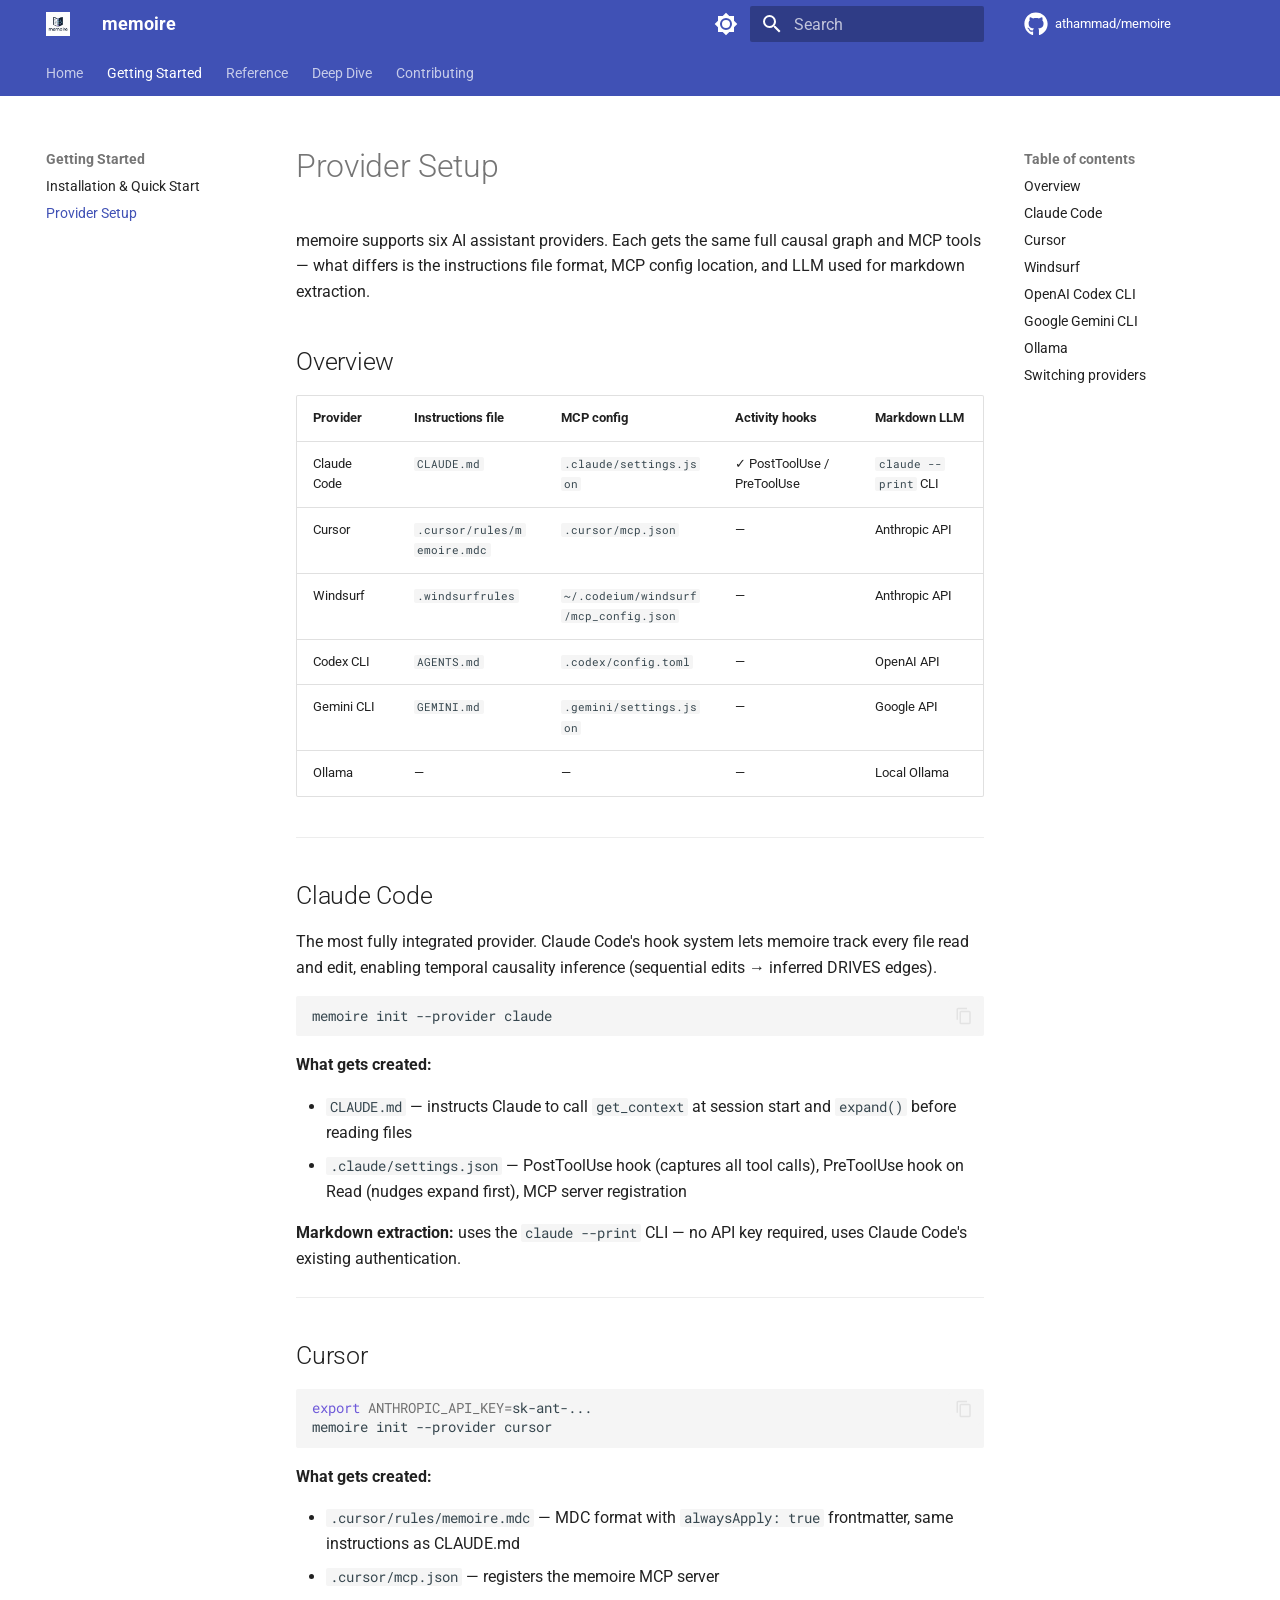
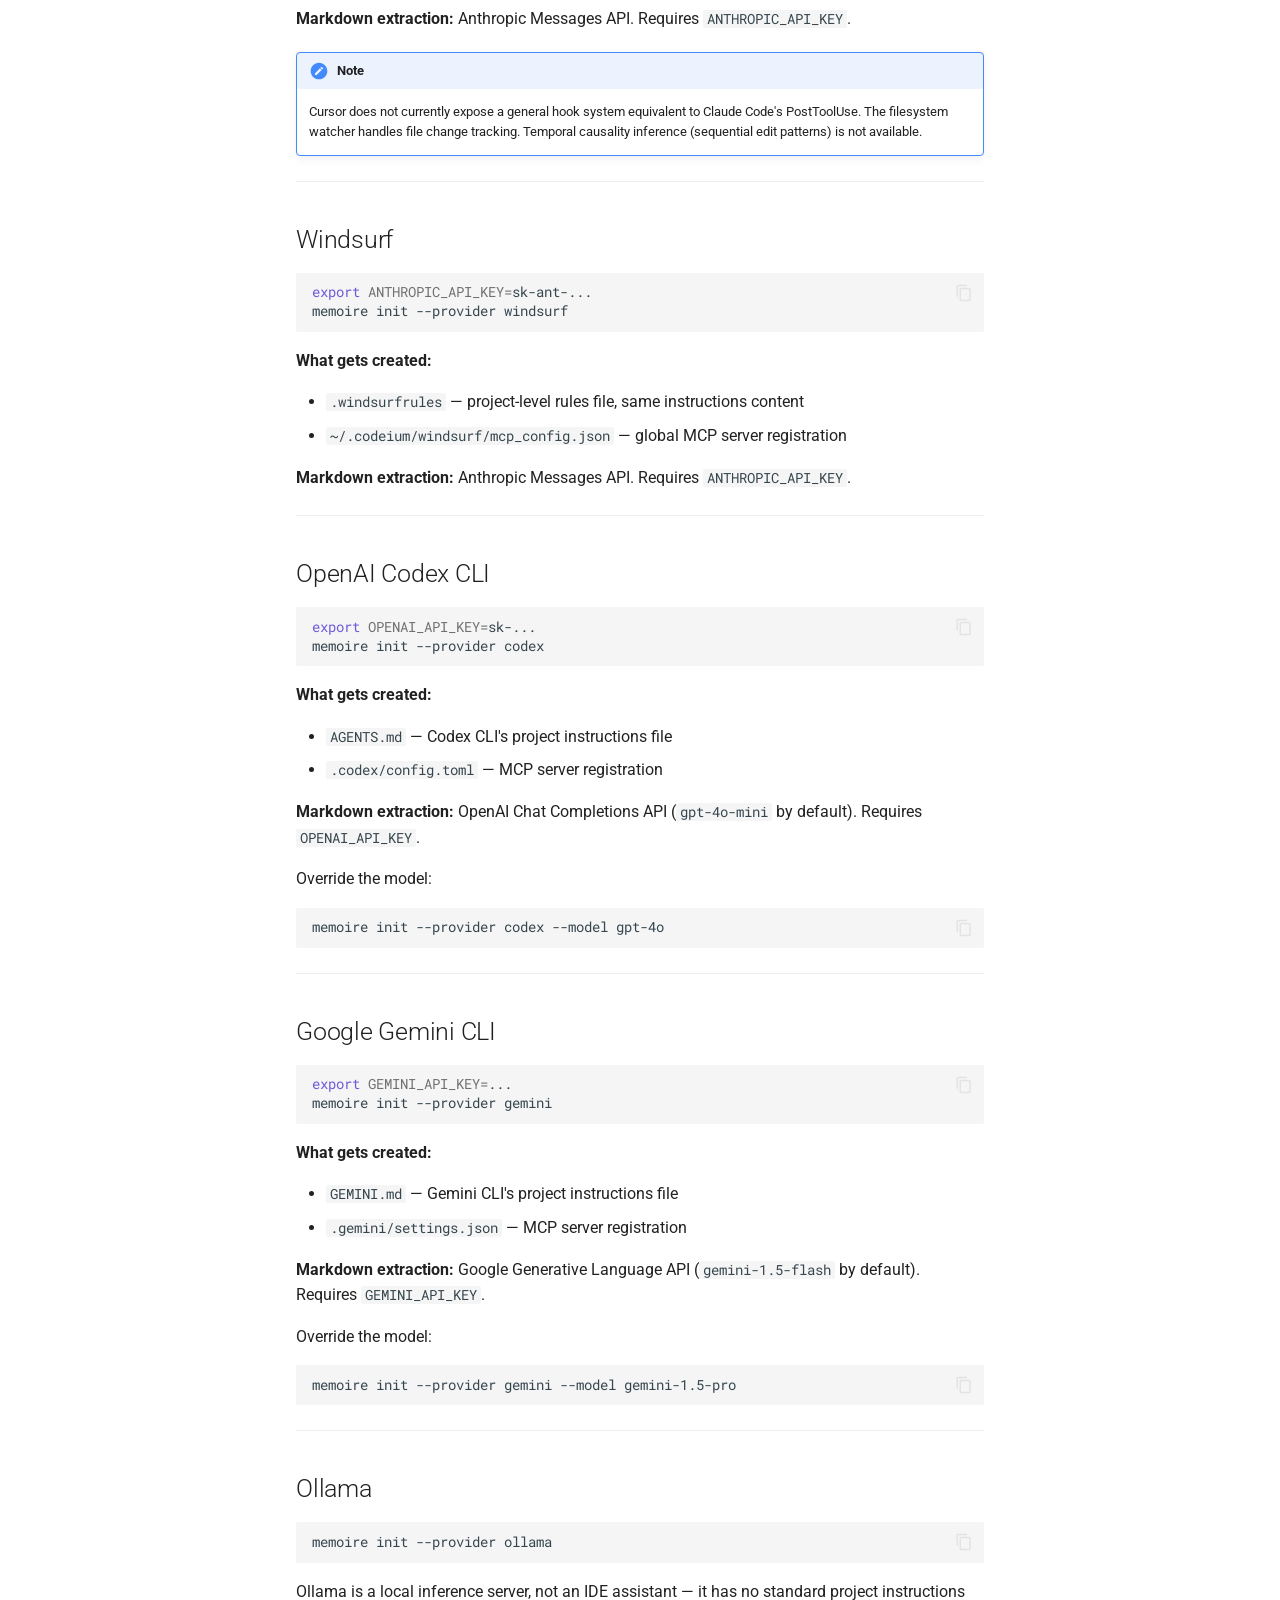
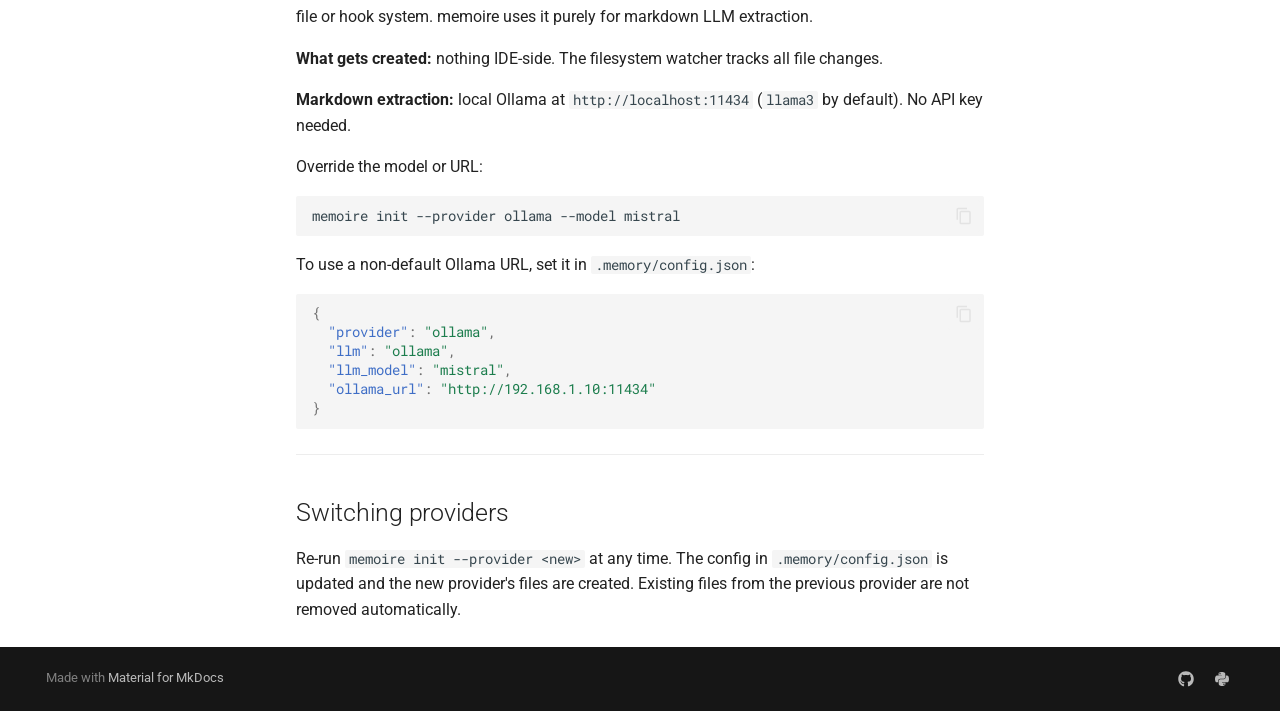
<file: providers/index.html>
<!doctype html>
<html lang="en" class="no-js">
  <head>
    
      <meta charset="utf-8">
      <meta name="viewport" content="width=device-width,initial-scale=1">
      
        <meta name="description" content="Persistent causal project memory for AI coding assistants">
      
      
      
        <link rel="canonical" href="https://athammad.github.io/memoire/providers/">
      
      
        <link rel="prev" href="../quickstart/">
      
      
        <link rel="next" href="../languages/">
      
      
        
      
      
      <link rel="icon" href="../assets/logo.png">
      <meta name="generator" content="mkdocs-1.6.1, mkdocs-material-9.7.6">
    
    
      
        <title>Provider Setup - memoire</title>
      
    
    
      <link rel="stylesheet" href="../assets/stylesheets/main.484c7ddc.min.css">
      
        
        <link rel="stylesheet" href="../assets/stylesheets/palette.ab4e12ef.min.css">
      
      


    
    
      
    
    
      
        
        
        <link rel="preconnect" href="https://fonts.gstatic.com" crossorigin>
        <link rel="stylesheet" href="https://fonts.googleapis.com/css?family=Roboto:300,300i,400,400i,700,700i%7CRoboto+Mono:400,400i,700,700i&display=fallback">
        <style>:root{--md-text-font:"Roboto";--md-code-font:"Roboto Mono"}</style>
      
    
    
    <script>__md_scope=new URL("..",location),__md_hash=e=>[...e].reduce(((e,_)=>(e<<5)-e+_.charCodeAt(0)),0),__md_get=(e,_=localStorage,t=__md_scope)=>JSON.parse(_.getItem(t.pathname+"."+e)),__md_set=(e,_,t=localStorage,a=__md_scope)=>{try{t.setItem(a.pathname+"."+e,JSON.stringify(_))}catch(e){}}</script>
    
      

    
    
  </head>
  
  
    
    
      
    
    
    
    
    <body dir="ltr" data-md-color-scheme="default" data-md-color-primary="indigo" data-md-color-accent="indigo">
  
    
    <input class="md-toggle" data-md-toggle="drawer" type="checkbox" id="__drawer" autocomplete="off">
    <input class="md-toggle" data-md-toggle="search" type="checkbox" id="__search" autocomplete="off">
    <label class="md-overlay" for="__drawer"></label>
    <div data-md-component="skip">
      
        
        <a href="#provider-setup" class="md-skip">
          Skip to content
        </a>
      
    </div>
    <div data-md-component="announce">
      
    </div>
    
    
      

<header class="md-header" data-md-component="header">
  <nav class="md-header__inner md-grid" aria-label="Header">
    <a href=".." title="memoire" class="md-header__button md-logo" aria-label="memoire" data-md-component="logo">
      
  <img src="../assets/logo.png" alt="logo">

    </a>
    <label class="md-header__button md-icon" for="__drawer">
      
      <svg xmlns="http://www.w3.org/2000/svg" viewBox="0 0 24 24"><path d="M3 6h18v2H3zm0 5h18v2H3zm0 5h18v2H3z"/></svg>
    </label>
    <div class="md-header__title" data-md-component="header-title">
      <div class="md-header__ellipsis">
        <div class="md-header__topic">
          <span class="md-ellipsis">
            memoire
          </span>
        </div>
        <div class="md-header__topic" data-md-component="header-topic">
          <span class="md-ellipsis">
            
              Provider Setup
            
          </span>
        </div>
      </div>
    </div>
    
      
        <form class="md-header__option" data-md-component="palette">
  
    
    
    
    <input class="md-option" data-md-color-media="" data-md-color-scheme="default" data-md-color-primary="indigo" data-md-color-accent="indigo"  aria-label="Switch to dark mode"  type="radio" name="__palette" id="__palette_0">
    
      <label class="md-header__button md-icon" title="Switch to dark mode" for="__palette_1" hidden>
        <svg xmlns="http://www.w3.org/2000/svg" viewBox="0 0 24 24"><path d="M12 8a4 4 0 0 0-4 4 4 4 0 0 0 4 4 4 4 0 0 0 4-4 4 4 0 0 0-4-4m0 10a6 6 0 0 1-6-6 6 6 0 0 1 6-6 6 6 0 0 1 6 6 6 6 0 0 1-6 6m8-9.31V4h-4.69L12 .69 8.69 4H4v4.69L.69 12 4 15.31V20h4.69L12 23.31 15.31 20H20v-4.69L23.31 12z"/></svg>
      </label>
    
  
    
    
    
    <input class="md-option" data-md-color-media="" data-md-color-scheme="slate" data-md-color-primary="indigo" data-md-color-accent="indigo"  aria-label="Switch to light mode"  type="radio" name="__palette" id="__palette_1">
    
      <label class="md-header__button md-icon" title="Switch to light mode" for="__palette_0" hidden>
        <svg xmlns="http://www.w3.org/2000/svg" viewBox="0 0 24 24"><path d="M12 18c-.89 0-1.74-.2-2.5-.55C11.56 16.5 13 14.42 13 12s-1.44-4.5-3.5-5.45C10.26 6.2 11.11 6 12 6a6 6 0 0 1 6 6 6 6 0 0 1-6 6m8-9.31V4h-4.69L12 .69 8.69 4H4v4.69L.69 12 4 15.31V20h4.69L12 23.31 15.31 20H20v-4.69L23.31 12z"/></svg>
      </label>
    
  
</form>
      
    
    
      <script>var palette=__md_get("__palette");if(palette&&palette.color){if("(prefers-color-scheme)"===palette.color.media){var media=matchMedia("(prefers-color-scheme: light)"),input=document.querySelector(media.matches?"[data-md-color-media='(prefers-color-scheme: light)']":"[data-md-color-media='(prefers-color-scheme: dark)']");palette.color.media=input.getAttribute("data-md-color-media"),palette.color.scheme=input.getAttribute("data-md-color-scheme"),palette.color.primary=input.getAttribute("data-md-color-primary"),palette.color.accent=input.getAttribute("data-md-color-accent")}for(var[key,value]of Object.entries(palette.color))document.body.setAttribute("data-md-color-"+key,value)}</script>
    
    
    
      
      
        <label class="md-header__button md-icon" for="__search">
          
          <svg xmlns="http://www.w3.org/2000/svg" viewBox="0 0 24 24"><path d="M9.5 3A6.5 6.5 0 0 1 16 9.5c0 1.61-.59 3.09-1.56 4.23l.27.27h.79l5 5-1.5 1.5-5-5v-.79l-.27-.27A6.52 6.52 0 0 1 9.5 16 6.5 6.5 0 0 1 3 9.5 6.5 6.5 0 0 1 9.5 3m0 2C7 5 5 7 5 9.5S7 14 9.5 14 14 12 14 9.5 12 5 9.5 5"/></svg>
        </label>
        <div class="md-search" data-md-component="search" role="dialog">
  <label class="md-search__overlay" for="__search"></label>
  <div class="md-search__inner" role="search">
    <form class="md-search__form" name="search">
      <input type="text" class="md-search__input" name="query" aria-label="Search" placeholder="Search" autocapitalize="off" autocorrect="off" autocomplete="off" spellcheck="false" data-md-component="search-query" required>
      <label class="md-search__icon md-icon" for="__search">
        
        <svg xmlns="http://www.w3.org/2000/svg" viewBox="0 0 24 24"><path d="M9.5 3A6.5 6.5 0 0 1 16 9.5c0 1.61-.59 3.09-1.56 4.23l.27.27h.79l5 5-1.5 1.5-5-5v-.79l-.27-.27A6.52 6.52 0 0 1 9.5 16 6.5 6.5 0 0 1 3 9.5 6.5 6.5 0 0 1 9.5 3m0 2C7 5 5 7 5 9.5S7 14 9.5 14 14 12 14 9.5 12 5 9.5 5"/></svg>
        
        <svg xmlns="http://www.w3.org/2000/svg" viewBox="0 0 24 24"><path d="M20 11v2H8l5.5 5.5-1.42 1.42L4.16 12l7.92-7.92L13.5 5.5 8 11z"/></svg>
      </label>
      <nav class="md-search__options" aria-label="Search">
        
        <button type="reset" class="md-search__icon md-icon" title="Clear" aria-label="Clear" tabindex="-1">
          
          <svg xmlns="http://www.w3.org/2000/svg" viewBox="0 0 24 24"><path d="M19 6.41 17.59 5 12 10.59 6.41 5 5 6.41 10.59 12 5 17.59 6.41 19 12 13.41 17.59 19 19 17.59 13.41 12z"/></svg>
        </button>
      </nav>
      
        <div class="md-search__suggest" data-md-component="search-suggest"></div>
      
    </form>
    <div class="md-search__output">
      <div class="md-search__scrollwrap" tabindex="0" data-md-scrollfix>
        <div class="md-search-result" data-md-component="search-result">
          <div class="md-search-result__meta">
            Initializing search
          </div>
          <ol class="md-search-result__list" role="presentation"></ol>
        </div>
      </div>
    </div>
  </div>
</div>
      
    
    
      <div class="md-header__source">
        <a href="https://github.com/athammad/memoire" title="Go to repository" class="md-source" data-md-component="source">
  <div class="md-source__icon md-icon">
    
    <svg xmlns="http://www.w3.org/2000/svg" viewBox="0 0 512 512"><!--! Font Awesome Free 7.1.0 by @fontawesome - https://fontawesome.com License - https://fontawesome.com/license/free (Icons: CC BY 4.0, Fonts: SIL OFL 1.1, Code: MIT License) Copyright 2025 Fonticons, Inc.--><path d="M173.9 397.4c0 2-2.3 3.6-5.2 3.6-3.3.3-5.6-1.3-5.6-3.6 0-2 2.3-3.6 5.2-3.6 3-.3 5.6 1.3 5.6 3.6m-31.1-4.5c-.7 2 1.3 4.3 4.3 4.9 2.6 1 5.6 0 6.2-2s-1.3-4.3-4.3-5.2c-2.6-.7-5.5.3-6.2 2.3m44.2-1.7c-2.9.7-4.9 2.6-4.6 4.9.3 2 2.9 3.3 5.9 2.6 2.9-.7 4.9-2.6 4.6-4.6-.3-1.9-3-3.2-5.9-2.9M252.8 8C114.1 8 8 113.3 8 252c0 110.9 69.8 205.8 169.5 239.2 12.8 2.3 17.3-5.6 17.3-12.1 0-6.2-.3-40.4-.3-61.4 0 0-70 15-84.7-29.8 0 0-11.4-29.1-27.8-36.6 0 0-22.9-15.7 1.6-15.4 0 0 24.9 2 38.6 25.8 21.9 38.6 58.6 27.5 72.9 20.9 2.3-16 8.8-27.1 16-33.7-55.9-6.2-112.3-14.3-112.3-110.5 0-27.5 7.6-41.3 23.6-58.9-2.6-6.5-11.1-33.3 2.6-67.9 20.9-6.5 69 27 69 27 20-5.6 41.5-8.5 62.8-8.5s42.8 2.9 62.8 8.5c0 0 48.1-33.6 69-27 13.7 34.7 5.2 61.4 2.6 67.9 16 17.7 25.8 31.5 25.8 58.9 0 96.5-58.9 104.2-114.8 110.5 9.2 7.9 17 22.9 17 46.4 0 33.7-.3 75.4-.3 83.6 0 6.5 4.6 14.4 17.3 12.1C436.2 457.8 504 362.9 504 252 504 113.3 391.5 8 252.8 8M105.2 352.9c-1.3 1-1 3.3.7 5.2 1.6 1.6 3.9 2.3 5.2 1 1.3-1 1-3.3-.7-5.2-1.6-1.6-3.9-2.3-5.2-1m-10.8-8.1c-.7 1.3.3 2.9 2.3 3.9 1.6 1 3.6.7 4.3-.7.7-1.3-.3-2.9-2.3-3.9-2-.6-3.6-.3-4.3.7m32.4 35.6c-1.6 1.3-1 4.3 1.3 6.2 2.3 2.3 5.2 2.6 6.5 1 1.3-1.3.7-4.3-1.3-6.2-2.2-2.3-5.2-2.6-6.5-1m-11.4-14.7c-1.6 1-1.6 3.6 0 5.9s4.3 3.3 5.6 2.3c1.6-1.3 1.6-3.9 0-6.2-1.4-2.3-4-3.3-5.6-2"/></svg>
  </div>
  <div class="md-source__repository">
    athammad/memoire
  </div>
</a>
      </div>
    
  </nav>
  
</header>
    
    <div class="md-container" data-md-component="container">
      
      
        
          
            
<nav class="md-tabs" aria-label="Tabs" data-md-component="tabs">
  <div class="md-grid">
    <ul class="md-tabs__list">
      
        
  
  
  
  
    <li class="md-tabs__item">
      <a href=".." class="md-tabs__link">
        
  
  
    
  
  Home

      </a>
    </li>
  

      
        
  
  
  
    
  
  
    
    
      <li class="md-tabs__item md-tabs__item--active">
        <a href="../quickstart/" class="md-tabs__link">
          
  
  
  Getting Started

        </a>
      </li>
    
  

      
        
  
  
  
  
    
    
      <li class="md-tabs__item">
        <a href="../languages/" class="md-tabs__link">
          
  
  
  Reference

        </a>
      </li>
    
  

      
        
  
  
  
  
    
    
      <li class="md-tabs__item">
        <a href="../theory/" class="md-tabs__link">
          
  
  
  Deep Dive

        </a>
      </li>
    
  

      
        
  
  
  
  
    <li class="md-tabs__item">
      <a href="../contributing/" class="md-tabs__link">
        
  
  
    
  
  Contributing

      </a>
    </li>
  

      
    </ul>
  </div>
</nav>
          
        
      
      <main class="md-main" data-md-component="main">
        <div class="md-main__inner md-grid">
          
            
              
              <div class="md-sidebar md-sidebar--primary" data-md-component="sidebar" data-md-type="navigation" >
                <div class="md-sidebar__scrollwrap">
                  <div class="md-sidebar__inner">
                    


  


<nav class="md-nav md-nav--primary md-nav--lifted" aria-label="Navigation" data-md-level="0">
  <label class="md-nav__title" for="__drawer">
    <a href=".." title="memoire" class="md-nav__button md-logo" aria-label="memoire" data-md-component="logo">
      
  <img src="../assets/logo.png" alt="logo">

    </a>
    memoire
  </label>
  
    <div class="md-nav__source">
      <a href="https://github.com/athammad/memoire" title="Go to repository" class="md-source" data-md-component="source">
  <div class="md-source__icon md-icon">
    
    <svg xmlns="http://www.w3.org/2000/svg" viewBox="0 0 512 512"><!--! Font Awesome Free 7.1.0 by @fontawesome - https://fontawesome.com License - https://fontawesome.com/license/free (Icons: CC BY 4.0, Fonts: SIL OFL 1.1, Code: MIT License) Copyright 2025 Fonticons, Inc.--><path d="M173.9 397.4c0 2-2.3 3.6-5.2 3.6-3.3.3-5.6-1.3-5.6-3.6 0-2 2.3-3.6 5.2-3.6 3-.3 5.6 1.3 5.6 3.6m-31.1-4.5c-.7 2 1.3 4.3 4.3 4.9 2.6 1 5.6 0 6.2-2s-1.3-4.3-4.3-5.2c-2.6-.7-5.5.3-6.2 2.3m44.2-1.7c-2.9.7-4.9 2.6-4.6 4.9.3 2 2.9 3.3 5.9 2.6 2.9-.7 4.9-2.6 4.6-4.6-.3-1.9-3-3.2-5.9-2.9M252.8 8C114.1 8 8 113.3 8 252c0 110.9 69.8 205.8 169.5 239.2 12.8 2.3 17.3-5.6 17.3-12.1 0-6.2-.3-40.4-.3-61.4 0 0-70 15-84.7-29.8 0 0-11.4-29.1-27.8-36.6 0 0-22.9-15.7 1.6-15.4 0 0 24.9 2 38.6 25.8 21.9 38.6 58.6 27.5 72.9 20.9 2.3-16 8.8-27.1 16-33.7-55.9-6.2-112.3-14.3-112.3-110.5 0-27.5 7.6-41.3 23.6-58.9-2.6-6.5-11.1-33.3 2.6-67.9 20.9-6.5 69 27 69 27 20-5.6 41.5-8.5 62.8-8.5s42.8 2.9 62.8 8.5c0 0 48.1-33.6 69-27 13.7 34.7 5.2 61.4 2.6 67.9 16 17.7 25.8 31.5 25.8 58.9 0 96.5-58.9 104.2-114.8 110.5 9.2 7.9 17 22.9 17 46.4 0 33.7-.3 75.4-.3 83.6 0 6.5 4.6 14.4 17.3 12.1C436.2 457.8 504 362.9 504 252 504 113.3 391.5 8 252.8 8M105.2 352.9c-1.3 1-1 3.3.7 5.2 1.6 1.6 3.9 2.3 5.2 1 1.3-1 1-3.3-.7-5.2-1.6-1.6-3.9-2.3-5.2-1m-10.8-8.1c-.7 1.3.3 2.9 2.3 3.9 1.6 1 3.6.7 4.3-.7.7-1.3-.3-2.9-2.3-3.9-2-.6-3.6-.3-4.3.7m32.4 35.6c-1.6 1.3-1 4.3 1.3 6.2 2.3 2.3 5.2 2.6 6.5 1 1.3-1.3.7-4.3-1.3-6.2-2.2-2.3-5.2-2.6-6.5-1m-11.4-14.7c-1.6 1-1.6 3.6 0 5.9s4.3 3.3 5.6 2.3c1.6-1.3 1.6-3.9 0-6.2-1.4-2.3-4-3.3-5.6-2"/></svg>
  </div>
  <div class="md-source__repository">
    athammad/memoire
  </div>
</a>
    </div>
  
  <ul class="md-nav__list" data-md-scrollfix>
    
      
      
  
  
  
  
    <li class="md-nav__item">
      <a href=".." class="md-nav__link">
        
  
  
  <span class="md-ellipsis">
    
  
    Home
  

    
  </span>
  
  

      </a>
    </li>
  

    
      
      
  
  
    
  
  
  
    
    
    
    
      
        
        
      
      
        
      
    
    
    <li class="md-nav__item md-nav__item--active md-nav__item--section md-nav__item--nested">
      
        
        
        <input class="md-nav__toggle md-toggle " type="checkbox" id="__nav_2" checked>
        
          
          <label class="md-nav__link" for="__nav_2" id="__nav_2_label" tabindex="">
            
  
  
  <span class="md-ellipsis">
    
  
    Getting Started
  

    
  </span>
  
  

            <span class="md-nav__icon md-icon"></span>
          </label>
        
        <nav class="md-nav" data-md-level="1" aria-labelledby="__nav_2_label" aria-expanded="true">
          <label class="md-nav__title" for="__nav_2">
            <span class="md-nav__icon md-icon"></span>
            
  
    Getting Started
  

          </label>
          <ul class="md-nav__list" data-md-scrollfix>
            
              
                
  
  
  
  
    <li class="md-nav__item">
      <a href="../quickstart/" class="md-nav__link">
        
  
  
  <span class="md-ellipsis">
    
  
    Installation & Quick Start
  

    
  </span>
  
  

      </a>
    </li>
  

              
            
              
                
  
  
    
  
  
  
    <li class="md-nav__item md-nav__item--active">
      
      <input class="md-nav__toggle md-toggle" type="checkbox" id="__toc">
      
      
        
      
      
        <label class="md-nav__link md-nav__link--active" for="__toc">
          
  
  
  <span class="md-ellipsis">
    
  
    Provider Setup
  

    
  </span>
  
  

          <span class="md-nav__icon md-icon"></span>
        </label>
      
      <a href="./" class="md-nav__link md-nav__link--active">
        
  
  
  <span class="md-ellipsis">
    
  
    Provider Setup
  

    
  </span>
  
  

      </a>
      
        

<nav class="md-nav md-nav--secondary" aria-label="Table of contents">
  
  
  
    
  
  
    <label class="md-nav__title" for="__toc">
      <span class="md-nav__icon md-icon"></span>
      Table of contents
    </label>
    <ul class="md-nav__list" data-md-component="toc" data-md-scrollfix>
      
        <li class="md-nav__item">
  <a href="#overview" class="md-nav__link">
    <span class="md-ellipsis">
      
        Overview
      
    </span>
  </a>
  
</li>
      
        <li class="md-nav__item">
  <a href="#claude-code" class="md-nav__link">
    <span class="md-ellipsis">
      
        Claude Code
      
    </span>
  </a>
  
</li>
      
        <li class="md-nav__item">
  <a href="#cursor" class="md-nav__link">
    <span class="md-ellipsis">
      
        Cursor
      
    </span>
  </a>
  
</li>
      
        <li class="md-nav__item">
  <a href="#windsurf" class="md-nav__link">
    <span class="md-ellipsis">
      
        Windsurf
      
    </span>
  </a>
  
</li>
      
        <li class="md-nav__item">
  <a href="#openai-codex-cli" class="md-nav__link">
    <span class="md-ellipsis">
      
        OpenAI Codex CLI
      
    </span>
  </a>
  
</li>
      
        <li class="md-nav__item">
  <a href="#google-gemini-cli" class="md-nav__link">
    <span class="md-ellipsis">
      
        Google Gemini CLI
      
    </span>
  </a>
  
</li>
      
        <li class="md-nav__item">
  <a href="#ollama" class="md-nav__link">
    <span class="md-ellipsis">
      
        Ollama
      
    </span>
  </a>
  
</li>
      
        <li class="md-nav__item">
  <a href="#switching-providers" class="md-nav__link">
    <span class="md-ellipsis">
      
        Switching providers
      
    </span>
  </a>
  
</li>
      
    </ul>
  
</nav>
      
    </li>
  

              
            
          </ul>
        </nav>
      
    </li>
  

    
      
      
  
  
  
  
    
    
    
    
      
      
        
      
    
    
    <li class="md-nav__item md-nav__item--nested">
      
        
        
        <input class="md-nav__toggle md-toggle " type="checkbox" id="__nav_3" >
        
          
          <label class="md-nav__link" for="__nav_3" id="__nav_3_label" tabindex="0">
            
  
  
  <span class="md-ellipsis">
    
  
    Reference
  

    
  </span>
  
  

            <span class="md-nav__icon md-icon"></span>
          </label>
        
        <nav class="md-nav" data-md-level="1" aria-labelledby="__nav_3_label" aria-expanded="false">
          <label class="md-nav__title" for="__nav_3">
            <span class="md-nav__icon md-icon"></span>
            
  
    Reference
  

          </label>
          <ul class="md-nav__list" data-md-scrollfix>
            
              
                
  
  
  
  
    <li class="md-nav__item">
      <a href="../languages/" class="md-nav__link">
        
  
  
  <span class="md-ellipsis">
    
  
    Language Support
  

    
  </span>
  
  

      </a>
    </li>
  

              
            
              
                
  
  
  
  
    <li class="md-nav__item">
      <a href="../mcp/" class="md-nav__link">
        
  
  
  <span class="md-ellipsis">
    
  
    MCP Tools
  

    
  </span>
  
  

      </a>
    </li>
  

              
            
          </ul>
        </nav>
      
    </li>
  

    
      
      
  
  
  
  
    
    
    
    
      
      
        
      
    
    
    <li class="md-nav__item md-nav__item--nested">
      
        
        
        <input class="md-nav__toggle md-toggle " type="checkbox" id="__nav_4" >
        
          
          <label class="md-nav__link" for="__nav_4" id="__nav_4_label" tabindex="0">
            
  
  
  <span class="md-ellipsis">
    
  
    Deep Dive
  

    
  </span>
  
  

            <span class="md-nav__icon md-icon"></span>
          </label>
        
        <nav class="md-nav" data-md-level="1" aria-labelledby="__nav_4_label" aria-expanded="false">
          <label class="md-nav__title" for="__nav_4">
            <span class="md-nav__icon md-icon"></span>
            
  
    Deep Dive
  

          </label>
          <ul class="md-nav__list" data-md-scrollfix>
            
              
                
  
  
  
  
    <li class="md-nav__item">
      <a href="../theory/" class="md-nav__link">
        
  
  
  <span class="md-ellipsis">
    
  
    Theory
  

    
  </span>
  
  

      </a>
    </li>
  

              
            
              
                
  
  
  
  
    <li class="md-nav__item">
      <a href="../design/" class="md-nav__link">
        
  
  
  <span class="md-ellipsis">
    
  
    Design
  

    
  </span>
  
  

      </a>
    </li>
  

              
            
              
                
  
  
  
  
    <li class="md-nav__item">
      <a href="../benchmark/" class="md-nav__link">
        
  
  
  <span class="md-ellipsis">
    
  
    Benchmark
  

    
  </span>
  
  

      </a>
    </li>
  

              
            
          </ul>
        </nav>
      
    </li>
  

    
      
      
  
  
  
  
    <li class="md-nav__item">
      <a href="../contributing/" class="md-nav__link">
        
  
  
  <span class="md-ellipsis">
    
  
    Contributing
  

    
  </span>
  
  

      </a>
    </li>
  

    
  </ul>
</nav>
                  </div>
                </div>
              </div>
            
            
              
              <div class="md-sidebar md-sidebar--secondary" data-md-component="sidebar" data-md-type="toc" >
                <div class="md-sidebar__scrollwrap">
                  <div class="md-sidebar__inner">
                    

<nav class="md-nav md-nav--secondary" aria-label="Table of contents">
  
  
  
    
  
  
    <label class="md-nav__title" for="__toc">
      <span class="md-nav__icon md-icon"></span>
      Table of contents
    </label>
    <ul class="md-nav__list" data-md-component="toc" data-md-scrollfix>
      
        <li class="md-nav__item">
  <a href="#overview" class="md-nav__link">
    <span class="md-ellipsis">
      
        Overview
      
    </span>
  </a>
  
</li>
      
        <li class="md-nav__item">
  <a href="#claude-code" class="md-nav__link">
    <span class="md-ellipsis">
      
        Claude Code
      
    </span>
  </a>
  
</li>
      
        <li class="md-nav__item">
  <a href="#cursor" class="md-nav__link">
    <span class="md-ellipsis">
      
        Cursor
      
    </span>
  </a>
  
</li>
      
        <li class="md-nav__item">
  <a href="#windsurf" class="md-nav__link">
    <span class="md-ellipsis">
      
        Windsurf
      
    </span>
  </a>
  
</li>
      
        <li class="md-nav__item">
  <a href="#openai-codex-cli" class="md-nav__link">
    <span class="md-ellipsis">
      
        OpenAI Codex CLI
      
    </span>
  </a>
  
</li>
      
        <li class="md-nav__item">
  <a href="#google-gemini-cli" class="md-nav__link">
    <span class="md-ellipsis">
      
        Google Gemini CLI
      
    </span>
  </a>
  
</li>
      
        <li class="md-nav__item">
  <a href="#ollama" class="md-nav__link">
    <span class="md-ellipsis">
      
        Ollama
      
    </span>
  </a>
  
</li>
      
        <li class="md-nav__item">
  <a href="#switching-providers" class="md-nav__link">
    <span class="md-ellipsis">
      
        Switching providers
      
    </span>
  </a>
  
</li>
      
    </ul>
  
</nav>
                  </div>
                </div>
              </div>
            
          
          
            <div class="md-content" data-md-component="content">
              
              <article class="md-content__inner md-typeset">
                
                  


  
  


<h1 id="provider-setup">Provider Setup<a class="headerlink" href="#provider-setup" title="Permanent link">&para;</a></h1>
<p>memoire supports six AI assistant providers. Each gets the same full causal graph and MCP tools — what differs is the instructions file format, MCP config location, and LLM used for markdown extraction.</p>
<h2 id="overview">Overview<a class="headerlink" href="#overview" title="Permanent link">&para;</a></h2>
<table>
<thead>
<tr>
<th>Provider</th>
<th>Instructions file</th>
<th>MCP config</th>
<th>Activity hooks</th>
<th>Markdown LLM</th>
</tr>
</thead>
<tbody>
<tr>
<td>Claude Code</td>
<td><code>CLAUDE.md</code></td>
<td><code>.claude/settings.json</code></td>
<td>✓ PostToolUse / PreToolUse</td>
<td><code>claude --print</code> CLI</td>
</tr>
<tr>
<td>Cursor</td>
<td><code>.cursor/rules/memoire.mdc</code></td>
<td><code>.cursor/mcp.json</code></td>
<td>—</td>
<td>Anthropic API</td>
</tr>
<tr>
<td>Windsurf</td>
<td><code>.windsurfrules</code></td>
<td><code>~/.codeium/windsurf/mcp_config.json</code></td>
<td>—</td>
<td>Anthropic API</td>
</tr>
<tr>
<td>Codex CLI</td>
<td><code>AGENTS.md</code></td>
<td><code>.codex/config.toml</code></td>
<td>—</td>
<td>OpenAI API</td>
</tr>
<tr>
<td>Gemini CLI</td>
<td><code>GEMINI.md</code></td>
<td><code>.gemini/settings.json</code></td>
<td>—</td>
<td>Google API</td>
</tr>
<tr>
<td>Ollama</td>
<td>—</td>
<td>—</td>
<td>—</td>
<td>Local Ollama</td>
</tr>
</tbody>
</table>
<hr />
<h2 id="claude-code">Claude Code<a class="headerlink" href="#claude-code" title="Permanent link">&para;</a></h2>
<p>The most fully integrated provider. Claude Code's hook system lets memoire track every file read and edit, enabling temporal causality inference (sequential edits → inferred DRIVES edges).</p>
<div class="highlight"><pre><span></span><code><a id="__codelineno-0-1" name="__codelineno-0-1" href="#__codelineno-0-1"></a>memoire<span class="w"> </span>init<span class="w"> </span>--provider<span class="w"> </span>claude
</code></pre></div>
<p><strong>What gets created:</strong></p>
<ul>
<li><code>CLAUDE.md</code> — instructs Claude to call <code>get_context</code> at session start and <code>expand()</code> before reading files</li>
<li><code>.claude/settings.json</code> — PostToolUse hook (captures all tool calls), PreToolUse hook on Read (nudges expand first), MCP server registration</li>
</ul>
<p><strong>Markdown extraction:</strong> uses the <code>claude --print</code> CLI — no API key required, uses Claude Code's existing authentication.</p>
<hr />
<h2 id="cursor">Cursor<a class="headerlink" href="#cursor" title="Permanent link">&para;</a></h2>
<div class="highlight"><pre><span></span><code><a id="__codelineno-1-1" name="__codelineno-1-1" href="#__codelineno-1-1"></a><span class="nb">export</span><span class="w"> </span><span class="nv">ANTHROPIC_API_KEY</span><span class="o">=</span>sk-ant-...
<a id="__codelineno-1-2" name="__codelineno-1-2" href="#__codelineno-1-2"></a>memoire<span class="w"> </span>init<span class="w"> </span>--provider<span class="w"> </span>cursor
</code></pre></div>
<p><strong>What gets created:</strong></p>
<ul>
<li><code>.cursor/rules/memoire.mdc</code> — MDC format with <code>alwaysApply: true</code> frontmatter, same instructions as CLAUDE.md</li>
<li><code>.cursor/mcp.json</code> — registers the memoire MCP server</li>
</ul>
<p><strong>Markdown extraction:</strong> Anthropic Messages API. Requires <code>ANTHROPIC_API_KEY</code>.</p>
<div class="admonition note">
<p class="admonition-title">Note</p>
<p>Cursor does not currently expose a general hook system equivalent to Claude Code's PostToolUse. The filesystem watcher handles file change tracking. Temporal causality inference (sequential edit patterns) is not available.</p>
</div>
<hr />
<h2 id="windsurf">Windsurf<a class="headerlink" href="#windsurf" title="Permanent link">&para;</a></h2>
<div class="highlight"><pre><span></span><code><a id="__codelineno-2-1" name="__codelineno-2-1" href="#__codelineno-2-1"></a><span class="nb">export</span><span class="w"> </span><span class="nv">ANTHROPIC_API_KEY</span><span class="o">=</span>sk-ant-...
<a id="__codelineno-2-2" name="__codelineno-2-2" href="#__codelineno-2-2"></a>memoire<span class="w"> </span>init<span class="w"> </span>--provider<span class="w"> </span>windsurf
</code></pre></div>
<p><strong>What gets created:</strong></p>
<ul>
<li><code>.windsurfrules</code> — project-level rules file, same instructions content</li>
<li><code>~/.codeium/windsurf/mcp_config.json</code> — global MCP server registration</li>
</ul>
<p><strong>Markdown extraction:</strong> Anthropic Messages API. Requires <code>ANTHROPIC_API_KEY</code>.</p>
<hr />
<h2 id="openai-codex-cli">OpenAI Codex CLI<a class="headerlink" href="#openai-codex-cli" title="Permanent link">&para;</a></h2>
<div class="highlight"><pre><span></span><code><a id="__codelineno-3-1" name="__codelineno-3-1" href="#__codelineno-3-1"></a><span class="nb">export</span><span class="w"> </span><span class="nv">OPENAI_API_KEY</span><span class="o">=</span>sk-...
<a id="__codelineno-3-2" name="__codelineno-3-2" href="#__codelineno-3-2"></a>memoire<span class="w"> </span>init<span class="w"> </span>--provider<span class="w"> </span>codex
</code></pre></div>
<p><strong>What gets created:</strong></p>
<ul>
<li><code>AGENTS.md</code> — Codex CLI's project instructions file</li>
<li><code>.codex/config.toml</code> — MCP server registration</li>
</ul>
<p><strong>Markdown extraction:</strong> OpenAI Chat Completions API (<code>gpt-4o-mini</code> by default). Requires <code>OPENAI_API_KEY</code>.</p>
<p>Override the model:</p>
<div class="highlight"><pre><span></span><code><a id="__codelineno-4-1" name="__codelineno-4-1" href="#__codelineno-4-1"></a>memoire<span class="w"> </span>init<span class="w"> </span>--provider<span class="w"> </span>codex<span class="w"> </span>--model<span class="w"> </span>gpt-4o
</code></pre></div>
<hr />
<h2 id="google-gemini-cli">Google Gemini CLI<a class="headerlink" href="#google-gemini-cli" title="Permanent link">&para;</a></h2>
<div class="highlight"><pre><span></span><code><a id="__codelineno-5-1" name="__codelineno-5-1" href="#__codelineno-5-1"></a><span class="nb">export</span><span class="w"> </span><span class="nv">GEMINI_API_KEY</span><span class="o">=</span>...
<a id="__codelineno-5-2" name="__codelineno-5-2" href="#__codelineno-5-2"></a>memoire<span class="w"> </span>init<span class="w"> </span>--provider<span class="w"> </span>gemini
</code></pre></div>
<p><strong>What gets created:</strong></p>
<ul>
<li><code>GEMINI.md</code> — Gemini CLI's project instructions file</li>
<li><code>.gemini/settings.json</code> — MCP server registration</li>
</ul>
<p><strong>Markdown extraction:</strong> Google Generative Language API (<code>gemini-1.5-flash</code> by default). Requires <code>GEMINI_API_KEY</code>.</p>
<p>Override the model:</p>
<div class="highlight"><pre><span></span><code><a id="__codelineno-6-1" name="__codelineno-6-1" href="#__codelineno-6-1"></a>memoire<span class="w"> </span>init<span class="w"> </span>--provider<span class="w"> </span>gemini<span class="w"> </span>--model<span class="w"> </span>gemini-1.5-pro
</code></pre></div>
<hr />
<h2 id="ollama">Ollama<a class="headerlink" href="#ollama" title="Permanent link">&para;</a></h2>
<div class="highlight"><pre><span></span><code><a id="__codelineno-7-1" name="__codelineno-7-1" href="#__codelineno-7-1"></a>memoire<span class="w"> </span>init<span class="w"> </span>--provider<span class="w"> </span>ollama
</code></pre></div>
<p>Ollama is a local inference server, not an IDE assistant — it has no standard project instructions file or hook system. memoire uses it purely for markdown LLM extraction.</p>
<p><strong>What gets created:</strong> nothing IDE-side. The filesystem watcher tracks all file changes.</p>
<p><strong>Markdown extraction:</strong> local Ollama at <code>http://localhost:11434</code> (<code>llama3</code> by default). No API key needed.</p>
<p>Override the model or URL:</p>
<div class="highlight"><pre><span></span><code><a id="__codelineno-8-1" name="__codelineno-8-1" href="#__codelineno-8-1"></a>memoire<span class="w"> </span>init<span class="w"> </span>--provider<span class="w"> </span>ollama<span class="w"> </span>--model<span class="w"> </span>mistral
</code></pre></div>
<p>To use a non-default Ollama URL, set it in <code>.memory/config.json</code>:</p>
<div class="highlight"><pre><span></span><code><a id="__codelineno-9-1" name="__codelineno-9-1" href="#__codelineno-9-1"></a><span class="p">{</span>
<a id="__codelineno-9-2" name="__codelineno-9-2" href="#__codelineno-9-2"></a><span class="w">  </span><span class="nt">&quot;provider&quot;</span><span class="p">:</span><span class="w"> </span><span class="s2">&quot;ollama&quot;</span><span class="p">,</span>
<a id="__codelineno-9-3" name="__codelineno-9-3" href="#__codelineno-9-3"></a><span class="w">  </span><span class="nt">&quot;llm&quot;</span><span class="p">:</span><span class="w"> </span><span class="s2">&quot;ollama&quot;</span><span class="p">,</span>
<a id="__codelineno-9-4" name="__codelineno-9-4" href="#__codelineno-9-4"></a><span class="w">  </span><span class="nt">&quot;llm_model&quot;</span><span class="p">:</span><span class="w"> </span><span class="s2">&quot;mistral&quot;</span><span class="p">,</span>
<a id="__codelineno-9-5" name="__codelineno-9-5" href="#__codelineno-9-5"></a><span class="w">  </span><span class="nt">&quot;ollama_url&quot;</span><span class="p">:</span><span class="w"> </span><span class="s2">&quot;http://192.168.1.10:11434&quot;</span>
<a id="__codelineno-9-6" name="__codelineno-9-6" href="#__codelineno-9-6"></a><span class="p">}</span>
</code></pre></div>
<hr />
<h2 id="switching-providers">Switching providers<a class="headerlink" href="#switching-providers" title="Permanent link">&para;</a></h2>
<p>Re-run <code>memoire init --provider &lt;new&gt;</code> at any time. The config in <code>.memory/config.json</code> is updated and the new provider's files are created. Existing files from the previous provider are not removed automatically.</p>












                
              </article>
            </div>
          
          
<script>var target=document.getElementById(location.hash.slice(1));target&&target.name&&(target.checked=target.name.startsWith("__tabbed_"))</script>
        </div>
        
          <button type="button" class="md-top md-icon" data-md-component="top" hidden>
  
  <svg xmlns="http://www.w3.org/2000/svg" viewBox="0 0 24 24"><path d="M13 20h-2V8l-5.5 5.5-1.42-1.42L12 4.16l7.92 7.92-1.42 1.42L13 8z"/></svg>
  Back to top
</button>
        
      </main>
      
        <footer class="md-footer">
  
  <div class="md-footer-meta md-typeset">
    <div class="md-footer-meta__inner md-grid">
      <div class="md-copyright">
  
  
    Made with
    <a href="https://squidfunk.github.io/mkdocs-material/" target="_blank" rel="noopener">
      Material for MkDocs
    </a>
  
</div>
      
        
<div class="md-social">
  
    
    
    
    
      
      
    
    <a href="https://github.com/athammad/memoire" target="_blank" rel="noopener" title="github.com" class="md-social__link">
      <svg xmlns="http://www.w3.org/2000/svg" viewBox="0 0 512 512"><!--! Font Awesome Free 7.1.0 by @fontawesome - https://fontawesome.com License - https://fontawesome.com/license/free (Icons: CC BY 4.0, Fonts: SIL OFL 1.1, Code: MIT License) Copyright 2025 Fonticons, Inc.--><path d="M173.9 397.4c0 2-2.3 3.6-5.2 3.6-3.3.3-5.6-1.3-5.6-3.6 0-2 2.3-3.6 5.2-3.6 3-.3 5.6 1.3 5.6 3.6m-31.1-4.5c-.7 2 1.3 4.3 4.3 4.9 2.6 1 5.6 0 6.2-2s-1.3-4.3-4.3-5.2c-2.6-.7-5.5.3-6.2 2.3m44.2-1.7c-2.9.7-4.9 2.6-4.6 4.9.3 2 2.9 3.3 5.9 2.6 2.9-.7 4.9-2.6 4.6-4.6-.3-1.9-3-3.2-5.9-2.9M252.8 8C114.1 8 8 113.3 8 252c0 110.9 69.8 205.8 169.5 239.2 12.8 2.3 17.3-5.6 17.3-12.1 0-6.2-.3-40.4-.3-61.4 0 0-70 15-84.7-29.8 0 0-11.4-29.1-27.8-36.6 0 0-22.9-15.7 1.6-15.4 0 0 24.9 2 38.6 25.8 21.9 38.6 58.6 27.5 72.9 20.9 2.3-16 8.8-27.1 16-33.7-55.9-6.2-112.3-14.3-112.3-110.5 0-27.5 7.6-41.3 23.6-58.9-2.6-6.5-11.1-33.3 2.6-67.9 20.9-6.5 69 27 69 27 20-5.6 41.5-8.5 62.8-8.5s42.8 2.9 62.8 8.5c0 0 48.1-33.6 69-27 13.7 34.7 5.2 61.4 2.6 67.9 16 17.7 25.8 31.5 25.8 58.9 0 96.5-58.9 104.2-114.8 110.5 9.2 7.9 17 22.9 17 46.4 0 33.7-.3 75.4-.3 83.6 0 6.5 4.6 14.4 17.3 12.1C436.2 457.8 504 362.9 504 252 504 113.3 391.5 8 252.8 8M105.2 352.9c-1.3 1-1 3.3.7 5.2 1.6 1.6 3.9 2.3 5.2 1 1.3-1 1-3.3-.7-5.2-1.6-1.6-3.9-2.3-5.2-1m-10.8-8.1c-.7 1.3.3 2.9 2.3 3.9 1.6 1 3.6.7 4.3-.7.7-1.3-.3-2.9-2.3-3.9-2-.6-3.6-.3-4.3.7m32.4 35.6c-1.6 1.3-1 4.3 1.3 6.2 2.3 2.3 5.2 2.6 6.5 1 1.3-1.3.7-4.3-1.3-6.2-2.2-2.3-5.2-2.6-6.5-1m-11.4-14.7c-1.6 1-1.6 3.6 0 5.9s4.3 3.3 5.6 2.3c1.6-1.3 1.6-3.9 0-6.2-1.4-2.3-4-3.3-5.6-2"/></svg>
    </a>
  
    
    
    
    
      
      
    
    <a href="https://pypi.org/project/memoire-ai" target="_blank" rel="noopener" title="pypi.org" class="md-social__link">
      <svg xmlns="http://www.w3.org/2000/svg" viewBox="0 0 448 512"><!--! Font Awesome Free 7.1.0 by @fontawesome - https://fontawesome.com License - https://fontawesome.com/license/free (Icons: CC BY 4.0, Fonts: SIL OFL 1.1, Code: MIT License) Copyright 2025 Fonticons, Inc.--><path d="M439.8 200.5c-7.7-30.9-22.3-54.2-53.4-54.2h-40.1v47.4c0 36.8-31.2 67.8-66.8 67.8H172.7c-29.2 0-53.4 25-53.4 54.3v101.8c0 29 25.2 46 53.4 54.3 33.8 9.9 66.3 11.7 106.8 0 26.9-7.8 53.4-23.5 53.4-54.3v-40.7H226.2v-13.6h160.2c31.1 0 42.6-21.7 53.4-54.2 11.2-33.5 10.7-65.7 0-108.6M286.2 444.7a20.4 20.4 0 1 1 0-40.7 20.4 20.4 0 1 1 0 40.7M167.8 248.1h106.8c29.7 0 53.4-24.5 53.4-54.3V91.9c0-29-24.4-50.7-53.4-55.6-35.8-5.9-74.7-5.6-106.8.1-45.2 8-53.4 24.7-53.4 55.6v40.7h106.9v13.6h-147c-31.1 0-58.3 18.7-66.8 54.2-9.8 40.7-10.2 66.1 0 108.6 7.6 31.6 25.7 54.2 56.8 54.2H101v-48.8c0-35.3 30.5-66.4 66.8-66.4m-6.6-183.4a20.4 20.4 0 1 1 0 40.8 20.4 20.4 0 1 1 0-40.8"/></svg>
    </a>
  
</div>
      
    </div>
  </div>
</footer>
      
    </div>
    <div class="md-dialog" data-md-component="dialog">
      <div class="md-dialog__inner md-typeset"></div>
    </div>
    
    
    
      
      
      <script id="__config" type="application/json">{"annotate": null, "base": "..", "features": ["navigation.tabs", "navigation.sections", "navigation.top", "navigation.instant", "search.highlight", "search.suggest", "content.code.copy", "content.code.annotate"], "search": "../assets/javascripts/workers/search.2c215733.min.js", "tags": null, "translations": {"clipboard.copied": "Copied to clipboard", "clipboard.copy": "Copy to clipboard", "search.result.more.one": "1 more on this page", "search.result.more.other": "# more on this page", "search.result.none": "No matching documents", "search.result.one": "1 matching document", "search.result.other": "# matching documents", "search.result.placeholder": "Type to start searching", "search.result.term.missing": "Missing", "select.version": "Select version"}, "version": null}</script>
    
    
      <script src="../assets/javascripts/bundle.79ae519e.min.js"></script>
      
    
  </body>
</html>
</file>
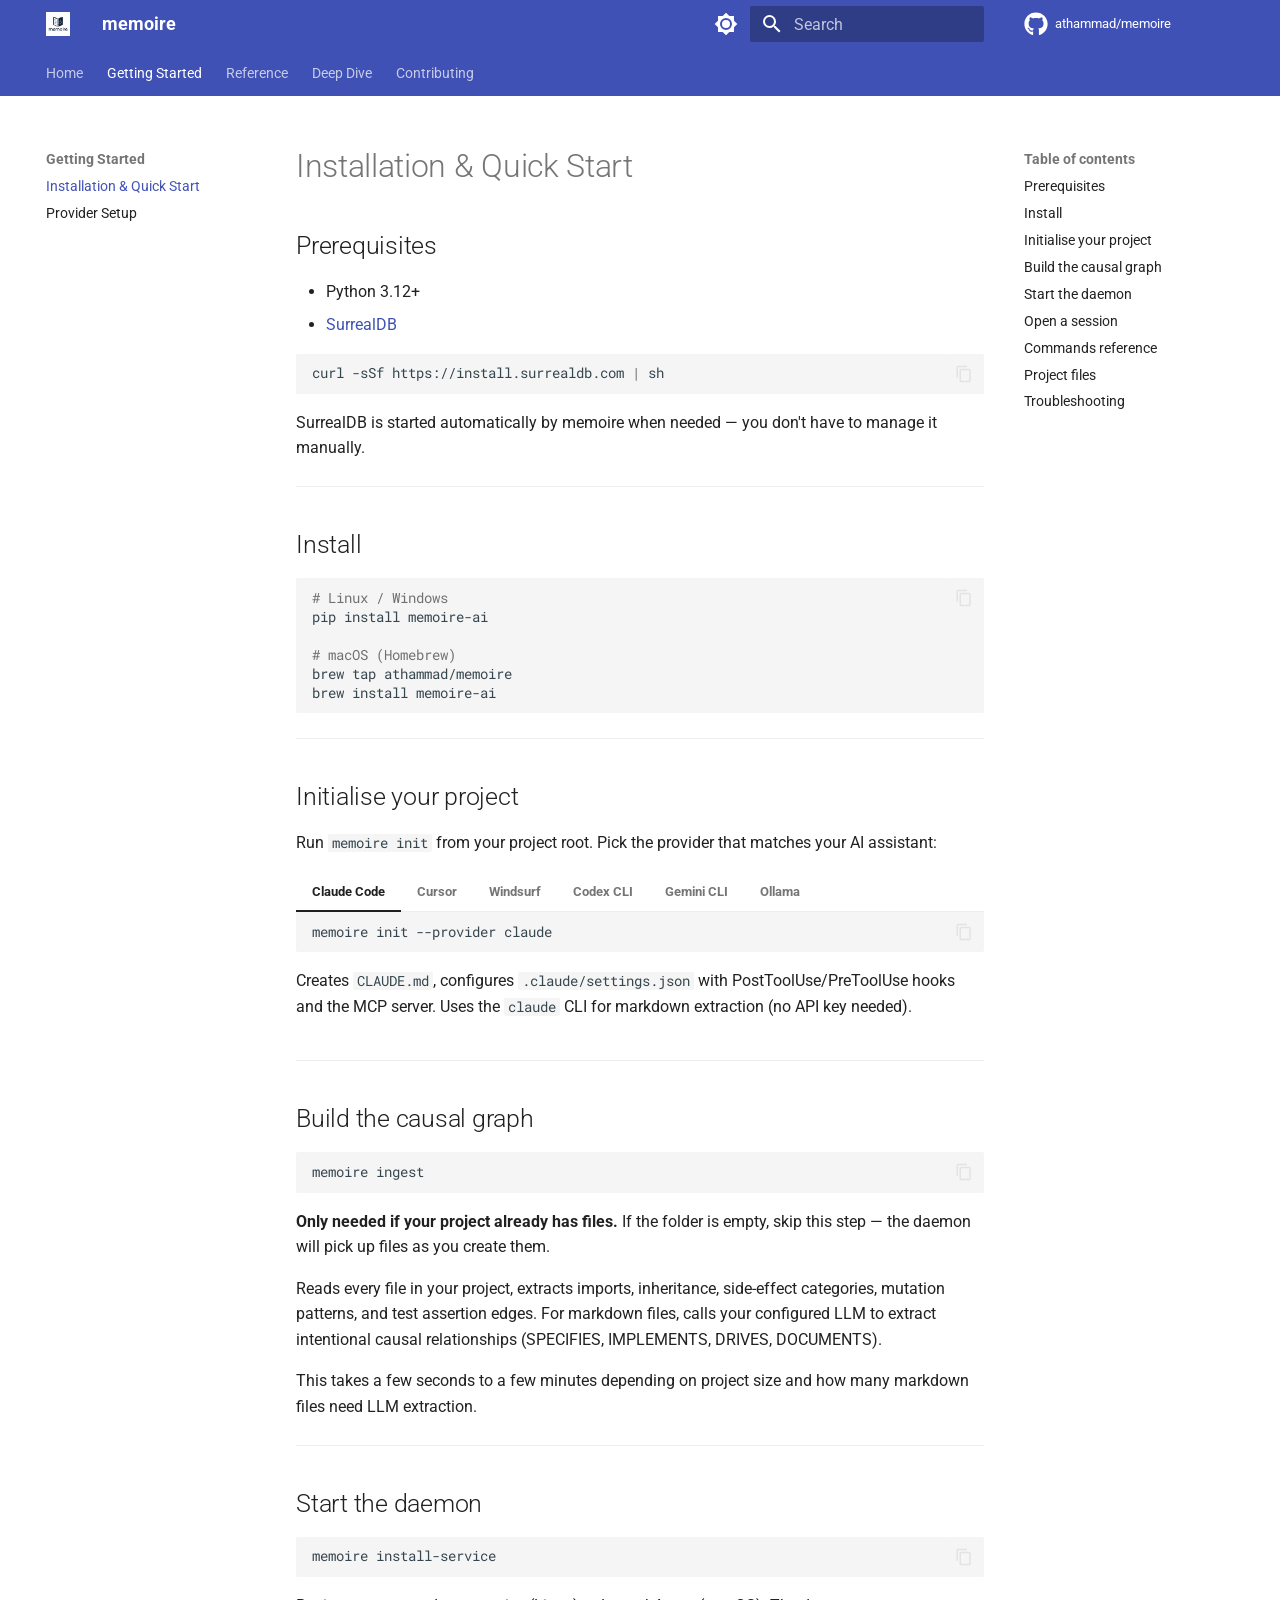
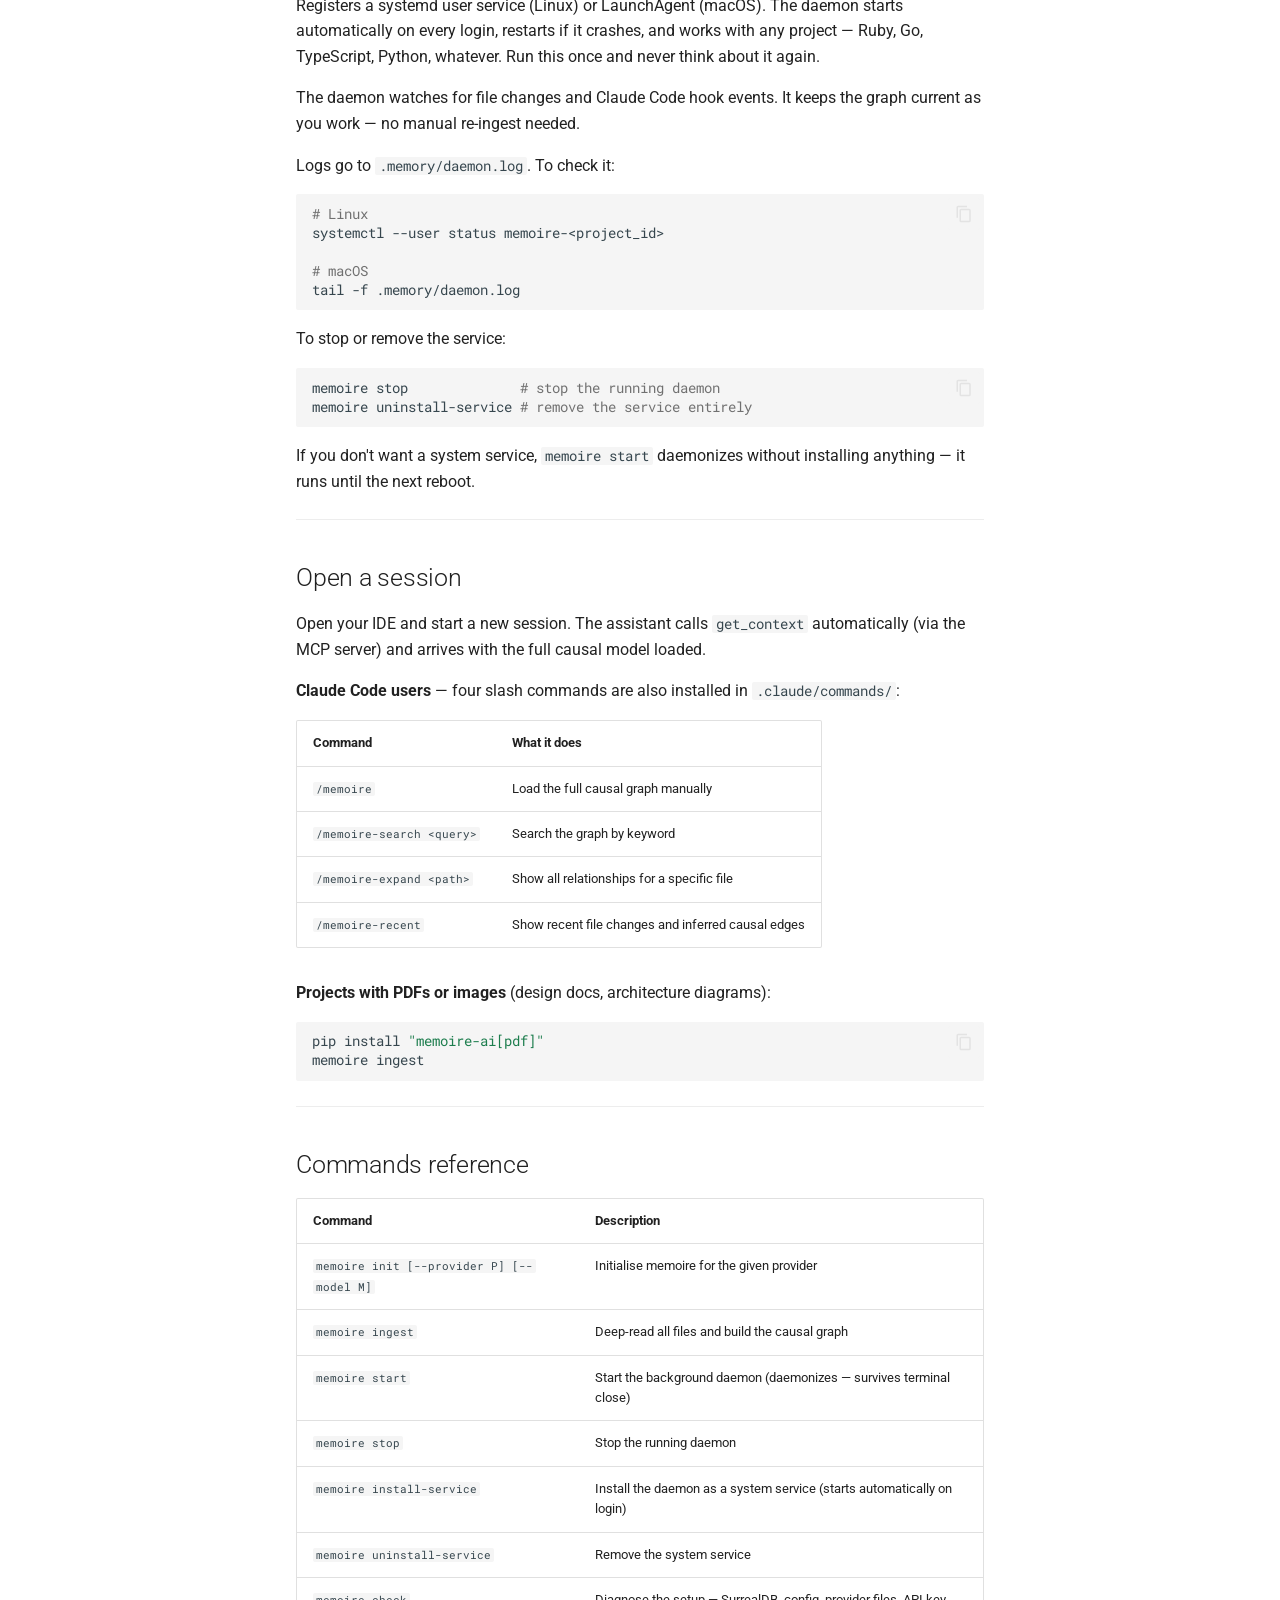
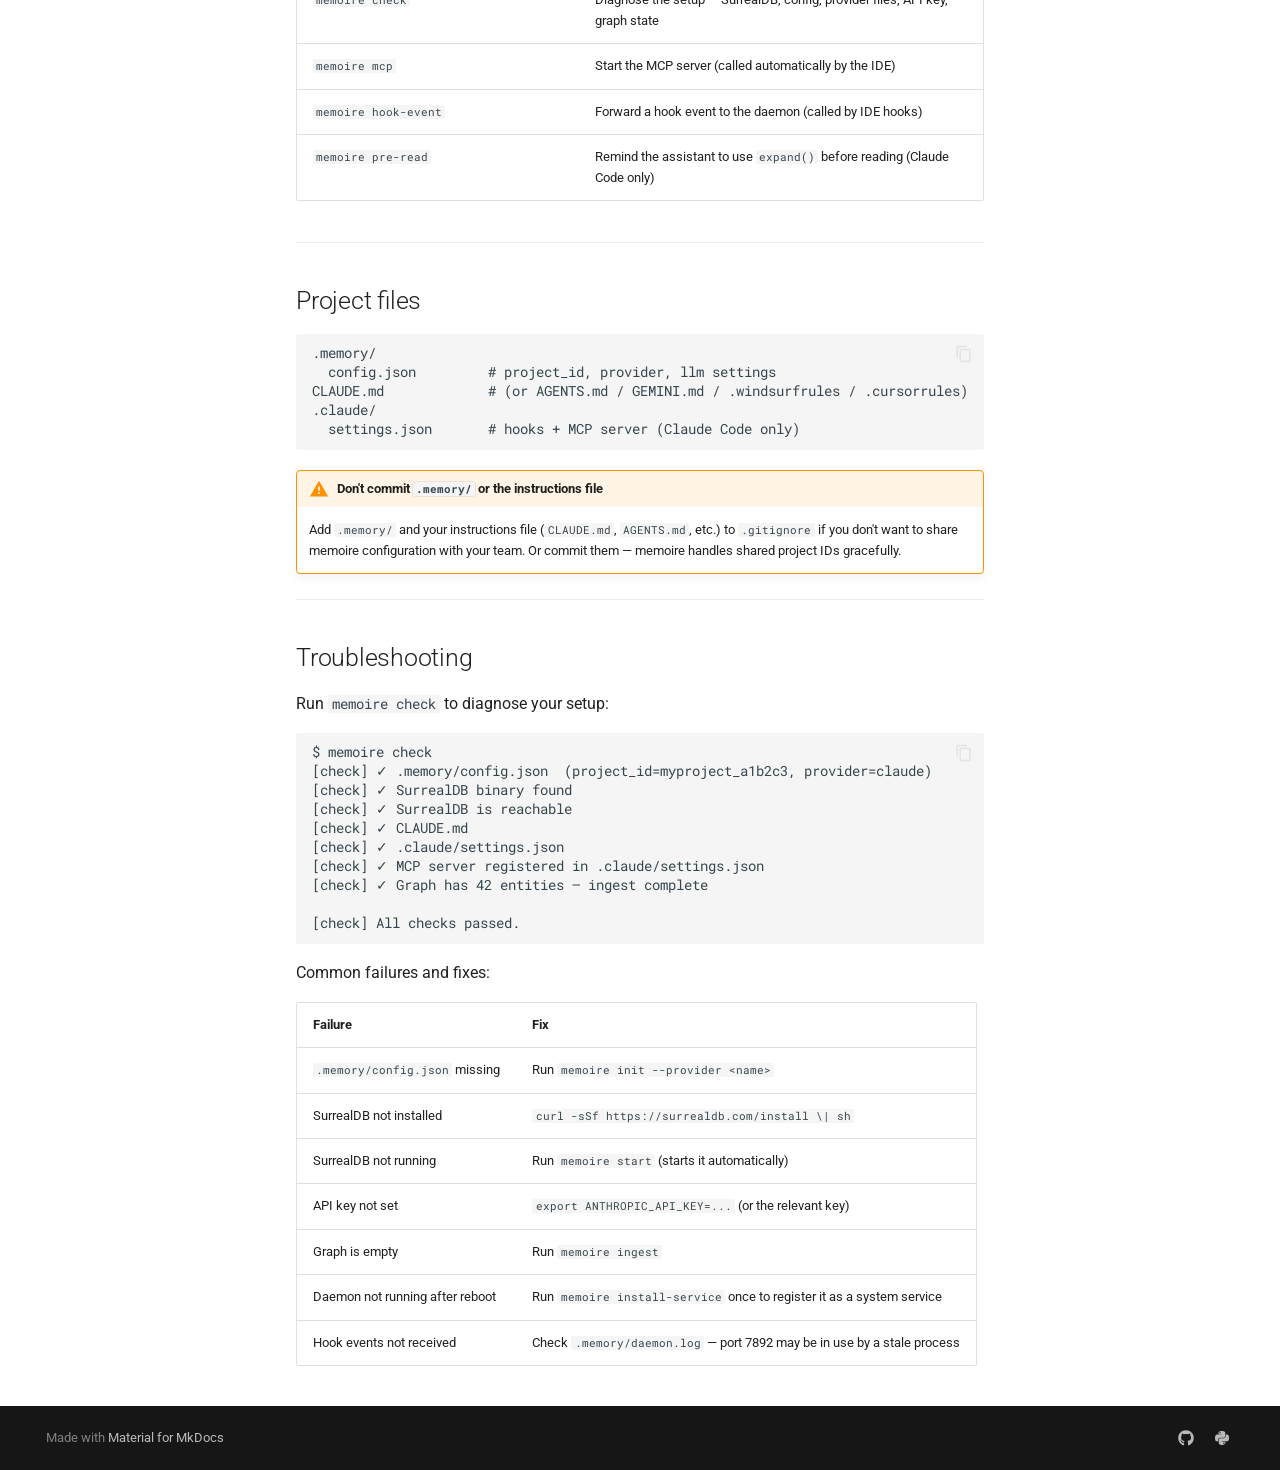
<file: quickstart/index.html>
<!doctype html>
<html lang="en" class="no-js">
  <head>
    
      <meta charset="utf-8">
      <meta name="viewport" content="width=device-width,initial-scale=1">
      
        <meta name="description" content="Persistent causal project memory for AI coding assistants">
      
      
      
        <link rel="canonical" href="https://athammad.github.io/memoire/quickstart/">
      
      
        <link rel="prev" href="..">
      
      
        <link rel="next" href="../providers/">
      
      
        
      
      
      <link rel="icon" href="../assets/logo.png">
      <meta name="generator" content="mkdocs-1.6.1, mkdocs-material-9.7.6">
    
    
      
        <title>Installation & Quick Start - memoire</title>
      
    
    
      <link rel="stylesheet" href="../assets/stylesheets/main.484c7ddc.min.css">
      
        
        <link rel="stylesheet" href="../assets/stylesheets/palette.ab4e12ef.min.css">
      
      


    
    
      
    
    
      
        
        
        <link rel="preconnect" href="https://fonts.gstatic.com" crossorigin>
        <link rel="stylesheet" href="https://fonts.googleapis.com/css?family=Roboto:300,300i,400,400i,700,700i%7CRoboto+Mono:400,400i,700,700i&display=fallback">
        <style>:root{--md-text-font:"Roboto";--md-code-font:"Roboto Mono"}</style>
      
    
    
    <script>__md_scope=new URL("..",location),__md_hash=e=>[...e].reduce(((e,_)=>(e<<5)-e+_.charCodeAt(0)),0),__md_get=(e,_=localStorage,t=__md_scope)=>JSON.parse(_.getItem(t.pathname+"."+e)),__md_set=(e,_,t=localStorage,a=__md_scope)=>{try{t.setItem(a.pathname+"."+e,JSON.stringify(_))}catch(e){}}</script>
    
      

    
    
  </head>
  
  
    
    
      
    
    
    
    
    <body dir="ltr" data-md-color-scheme="default" data-md-color-primary="indigo" data-md-color-accent="indigo">
  
    
    <input class="md-toggle" data-md-toggle="drawer" type="checkbox" id="__drawer" autocomplete="off">
    <input class="md-toggle" data-md-toggle="search" type="checkbox" id="__search" autocomplete="off">
    <label class="md-overlay" for="__drawer"></label>
    <div data-md-component="skip">
      
        
        <a href="#installation-quick-start" class="md-skip">
          Skip to content
        </a>
      
    </div>
    <div data-md-component="announce">
      
    </div>
    
    
      

<header class="md-header" data-md-component="header">
  <nav class="md-header__inner md-grid" aria-label="Header">
    <a href=".." title="memoire" class="md-header__button md-logo" aria-label="memoire" data-md-component="logo">
      
  <img src="../assets/logo.png" alt="logo">

    </a>
    <label class="md-header__button md-icon" for="__drawer">
      
      <svg xmlns="http://www.w3.org/2000/svg" viewBox="0 0 24 24"><path d="M3 6h18v2H3zm0 5h18v2H3zm0 5h18v2H3z"/></svg>
    </label>
    <div class="md-header__title" data-md-component="header-title">
      <div class="md-header__ellipsis">
        <div class="md-header__topic">
          <span class="md-ellipsis">
            memoire
          </span>
        </div>
        <div class="md-header__topic" data-md-component="header-topic">
          <span class="md-ellipsis">
            
              Installation & Quick Start
            
          </span>
        </div>
      </div>
    </div>
    
      
        <form class="md-header__option" data-md-component="palette">
  
    
    
    
    <input class="md-option" data-md-color-media="" data-md-color-scheme="default" data-md-color-primary="indigo" data-md-color-accent="indigo"  aria-label="Switch to dark mode"  type="radio" name="__palette" id="__palette_0">
    
      <label class="md-header__button md-icon" title="Switch to dark mode" for="__palette_1" hidden>
        <svg xmlns="http://www.w3.org/2000/svg" viewBox="0 0 24 24"><path d="M12 8a4 4 0 0 0-4 4 4 4 0 0 0 4 4 4 4 0 0 0 4-4 4 4 0 0 0-4-4m0 10a6 6 0 0 1-6-6 6 6 0 0 1 6-6 6 6 0 0 1 6 6 6 6 0 0 1-6 6m8-9.31V4h-4.69L12 .69 8.69 4H4v4.69L.69 12 4 15.31V20h4.69L12 23.31 15.31 20H20v-4.69L23.31 12z"/></svg>
      </label>
    
  
    
    
    
    <input class="md-option" data-md-color-media="" data-md-color-scheme="slate" data-md-color-primary="indigo" data-md-color-accent="indigo"  aria-label="Switch to light mode"  type="radio" name="__palette" id="__palette_1">
    
      <label class="md-header__button md-icon" title="Switch to light mode" for="__palette_0" hidden>
        <svg xmlns="http://www.w3.org/2000/svg" viewBox="0 0 24 24"><path d="M12 18c-.89 0-1.74-.2-2.5-.55C11.56 16.5 13 14.42 13 12s-1.44-4.5-3.5-5.45C10.26 6.2 11.11 6 12 6a6 6 0 0 1 6 6 6 6 0 0 1-6 6m8-9.31V4h-4.69L12 .69 8.69 4H4v4.69L.69 12 4 15.31V20h4.69L12 23.31 15.31 20H20v-4.69L23.31 12z"/></svg>
      </label>
    
  
</form>
      
    
    
      <script>var palette=__md_get("__palette");if(palette&&palette.color){if("(prefers-color-scheme)"===palette.color.media){var media=matchMedia("(prefers-color-scheme: light)"),input=document.querySelector(media.matches?"[data-md-color-media='(prefers-color-scheme: light)']":"[data-md-color-media='(prefers-color-scheme: dark)']");palette.color.media=input.getAttribute("data-md-color-media"),palette.color.scheme=input.getAttribute("data-md-color-scheme"),palette.color.primary=input.getAttribute("data-md-color-primary"),palette.color.accent=input.getAttribute("data-md-color-accent")}for(var[key,value]of Object.entries(palette.color))document.body.setAttribute("data-md-color-"+key,value)}</script>
    
    
    
      
      
        <label class="md-header__button md-icon" for="__search">
          
          <svg xmlns="http://www.w3.org/2000/svg" viewBox="0 0 24 24"><path d="M9.5 3A6.5 6.5 0 0 1 16 9.5c0 1.61-.59 3.09-1.56 4.23l.27.27h.79l5 5-1.5 1.5-5-5v-.79l-.27-.27A6.52 6.52 0 0 1 9.5 16 6.5 6.5 0 0 1 3 9.5 6.5 6.5 0 0 1 9.5 3m0 2C7 5 5 7 5 9.5S7 14 9.5 14 14 12 14 9.5 12 5 9.5 5"/></svg>
        </label>
        <div class="md-search" data-md-component="search" role="dialog">
  <label class="md-search__overlay" for="__search"></label>
  <div class="md-search__inner" role="search">
    <form class="md-search__form" name="search">
      <input type="text" class="md-search__input" name="query" aria-label="Search" placeholder="Search" autocapitalize="off" autocorrect="off" autocomplete="off" spellcheck="false" data-md-component="search-query" required>
      <label class="md-search__icon md-icon" for="__search">
        
        <svg xmlns="http://www.w3.org/2000/svg" viewBox="0 0 24 24"><path d="M9.5 3A6.5 6.5 0 0 1 16 9.5c0 1.61-.59 3.09-1.56 4.23l.27.27h.79l5 5-1.5 1.5-5-5v-.79l-.27-.27A6.52 6.52 0 0 1 9.5 16 6.5 6.5 0 0 1 3 9.5 6.5 6.5 0 0 1 9.5 3m0 2C7 5 5 7 5 9.5S7 14 9.5 14 14 12 14 9.5 12 5 9.5 5"/></svg>
        
        <svg xmlns="http://www.w3.org/2000/svg" viewBox="0 0 24 24"><path d="M20 11v2H8l5.5 5.5-1.42 1.42L4.16 12l7.92-7.92L13.5 5.5 8 11z"/></svg>
      </label>
      <nav class="md-search__options" aria-label="Search">
        
        <button type="reset" class="md-search__icon md-icon" title="Clear" aria-label="Clear" tabindex="-1">
          
          <svg xmlns="http://www.w3.org/2000/svg" viewBox="0 0 24 24"><path d="M19 6.41 17.59 5 12 10.59 6.41 5 5 6.41 10.59 12 5 17.59 6.41 19 12 13.41 17.59 19 19 17.59 13.41 12z"/></svg>
        </button>
      </nav>
      
        <div class="md-search__suggest" data-md-component="search-suggest"></div>
      
    </form>
    <div class="md-search__output">
      <div class="md-search__scrollwrap" tabindex="0" data-md-scrollfix>
        <div class="md-search-result" data-md-component="search-result">
          <div class="md-search-result__meta">
            Initializing search
          </div>
          <ol class="md-search-result__list" role="presentation"></ol>
        </div>
      </div>
    </div>
  </div>
</div>
      
    
    
      <div class="md-header__source">
        <a href="https://github.com/athammad/memoire" title="Go to repository" class="md-source" data-md-component="source">
  <div class="md-source__icon md-icon">
    
    <svg xmlns="http://www.w3.org/2000/svg" viewBox="0 0 512 512"><!--! Font Awesome Free 7.1.0 by @fontawesome - https://fontawesome.com License - https://fontawesome.com/license/free (Icons: CC BY 4.0, Fonts: SIL OFL 1.1, Code: MIT License) Copyright 2025 Fonticons, Inc.--><path d="M173.9 397.4c0 2-2.3 3.6-5.2 3.6-3.3.3-5.6-1.3-5.6-3.6 0-2 2.3-3.6 5.2-3.6 3-.3 5.6 1.3 5.6 3.6m-31.1-4.5c-.7 2 1.3 4.3 4.3 4.9 2.6 1 5.6 0 6.2-2s-1.3-4.3-4.3-5.2c-2.6-.7-5.5.3-6.2 2.3m44.2-1.7c-2.9.7-4.9 2.6-4.6 4.9.3 2 2.9 3.3 5.9 2.6 2.9-.7 4.9-2.6 4.6-4.6-.3-1.9-3-3.2-5.9-2.9M252.8 8C114.1 8 8 113.3 8 252c0 110.9 69.8 205.8 169.5 239.2 12.8 2.3 17.3-5.6 17.3-12.1 0-6.2-.3-40.4-.3-61.4 0 0-70 15-84.7-29.8 0 0-11.4-29.1-27.8-36.6 0 0-22.9-15.7 1.6-15.4 0 0 24.9 2 38.6 25.8 21.9 38.6 58.6 27.5 72.9 20.9 2.3-16 8.8-27.1 16-33.7-55.9-6.2-112.3-14.3-112.3-110.5 0-27.5 7.6-41.3 23.6-58.9-2.6-6.5-11.1-33.3 2.6-67.9 20.9-6.5 69 27 69 27 20-5.6 41.5-8.5 62.8-8.5s42.8 2.9 62.8 8.5c0 0 48.1-33.6 69-27 13.7 34.7 5.2 61.4 2.6 67.9 16 17.7 25.8 31.5 25.8 58.9 0 96.5-58.9 104.2-114.8 110.5 9.2 7.9 17 22.9 17 46.4 0 33.7-.3 75.4-.3 83.6 0 6.5 4.6 14.4 17.3 12.1C436.2 457.8 504 362.9 504 252 504 113.3 391.5 8 252.8 8M105.2 352.9c-1.3 1-1 3.3.7 5.2 1.6 1.6 3.9 2.3 5.2 1 1.3-1 1-3.3-.7-5.2-1.6-1.6-3.9-2.3-5.2-1m-10.8-8.1c-.7 1.3.3 2.9 2.3 3.9 1.6 1 3.6.7 4.3-.7.7-1.3-.3-2.9-2.3-3.9-2-.6-3.6-.3-4.3.7m32.4 35.6c-1.6 1.3-1 4.3 1.3 6.2 2.3 2.3 5.2 2.6 6.5 1 1.3-1.3.7-4.3-1.3-6.2-2.2-2.3-5.2-2.6-6.5-1m-11.4-14.7c-1.6 1-1.6 3.6 0 5.9s4.3 3.3 5.6 2.3c1.6-1.3 1.6-3.9 0-6.2-1.4-2.3-4-3.3-5.6-2"/></svg>
  </div>
  <div class="md-source__repository">
    athammad/memoire
  </div>
</a>
      </div>
    
  </nav>
  
</header>
    
    <div class="md-container" data-md-component="container">
      
      
        
          
            
<nav class="md-tabs" aria-label="Tabs" data-md-component="tabs">
  <div class="md-grid">
    <ul class="md-tabs__list">
      
        
  
  
  
  
    <li class="md-tabs__item">
      <a href=".." class="md-tabs__link">
        
  
  
    
  
  Home

      </a>
    </li>
  

      
        
  
  
  
    
  
  
    
    
      <li class="md-tabs__item md-tabs__item--active">
        <a href="./" class="md-tabs__link">
          
  
  
  Getting Started

        </a>
      </li>
    
  

      
        
  
  
  
  
    
    
      <li class="md-tabs__item">
        <a href="../languages/" class="md-tabs__link">
          
  
  
  Reference

        </a>
      </li>
    
  

      
        
  
  
  
  
    
    
      <li class="md-tabs__item">
        <a href="../theory/" class="md-tabs__link">
          
  
  
  Deep Dive

        </a>
      </li>
    
  

      
        
  
  
  
  
    <li class="md-tabs__item">
      <a href="../contributing/" class="md-tabs__link">
        
  
  
    
  
  Contributing

      </a>
    </li>
  

      
    </ul>
  </div>
</nav>
          
        
      
      <main class="md-main" data-md-component="main">
        <div class="md-main__inner md-grid">
          
            
              
              <div class="md-sidebar md-sidebar--primary" data-md-component="sidebar" data-md-type="navigation" >
                <div class="md-sidebar__scrollwrap">
                  <div class="md-sidebar__inner">
                    


  


<nav class="md-nav md-nav--primary md-nav--lifted" aria-label="Navigation" data-md-level="0">
  <label class="md-nav__title" for="__drawer">
    <a href=".." title="memoire" class="md-nav__button md-logo" aria-label="memoire" data-md-component="logo">
      
  <img src="../assets/logo.png" alt="logo">

    </a>
    memoire
  </label>
  
    <div class="md-nav__source">
      <a href="https://github.com/athammad/memoire" title="Go to repository" class="md-source" data-md-component="source">
  <div class="md-source__icon md-icon">
    
    <svg xmlns="http://www.w3.org/2000/svg" viewBox="0 0 512 512"><!--! Font Awesome Free 7.1.0 by @fontawesome - https://fontawesome.com License - https://fontawesome.com/license/free (Icons: CC BY 4.0, Fonts: SIL OFL 1.1, Code: MIT License) Copyright 2025 Fonticons, Inc.--><path d="M173.9 397.4c0 2-2.3 3.6-5.2 3.6-3.3.3-5.6-1.3-5.6-3.6 0-2 2.3-3.6 5.2-3.6 3-.3 5.6 1.3 5.6 3.6m-31.1-4.5c-.7 2 1.3 4.3 4.3 4.9 2.6 1 5.6 0 6.2-2s-1.3-4.3-4.3-5.2c-2.6-.7-5.5.3-6.2 2.3m44.2-1.7c-2.9.7-4.9 2.6-4.6 4.9.3 2 2.9 3.3 5.9 2.6 2.9-.7 4.9-2.6 4.6-4.6-.3-1.9-3-3.2-5.9-2.9M252.8 8C114.1 8 8 113.3 8 252c0 110.9 69.8 205.8 169.5 239.2 12.8 2.3 17.3-5.6 17.3-12.1 0-6.2-.3-40.4-.3-61.4 0 0-70 15-84.7-29.8 0 0-11.4-29.1-27.8-36.6 0 0-22.9-15.7 1.6-15.4 0 0 24.9 2 38.6 25.8 21.9 38.6 58.6 27.5 72.9 20.9 2.3-16 8.8-27.1 16-33.7-55.9-6.2-112.3-14.3-112.3-110.5 0-27.5 7.6-41.3 23.6-58.9-2.6-6.5-11.1-33.3 2.6-67.9 20.9-6.5 69 27 69 27 20-5.6 41.5-8.5 62.8-8.5s42.8 2.9 62.8 8.5c0 0 48.1-33.6 69-27 13.7 34.7 5.2 61.4 2.6 67.9 16 17.7 25.8 31.5 25.8 58.9 0 96.5-58.9 104.2-114.8 110.5 9.2 7.9 17 22.9 17 46.4 0 33.7-.3 75.4-.3 83.6 0 6.5 4.6 14.4 17.3 12.1C436.2 457.8 504 362.9 504 252 504 113.3 391.5 8 252.8 8M105.2 352.9c-1.3 1-1 3.3.7 5.2 1.6 1.6 3.9 2.3 5.2 1 1.3-1 1-3.3-.7-5.2-1.6-1.6-3.9-2.3-5.2-1m-10.8-8.1c-.7 1.3.3 2.9 2.3 3.9 1.6 1 3.6.7 4.3-.7.7-1.3-.3-2.9-2.3-3.9-2-.6-3.6-.3-4.3.7m32.4 35.6c-1.6 1.3-1 4.3 1.3 6.2 2.3 2.3 5.2 2.6 6.5 1 1.3-1.3.7-4.3-1.3-6.2-2.2-2.3-5.2-2.6-6.5-1m-11.4-14.7c-1.6 1-1.6 3.6 0 5.9s4.3 3.3 5.6 2.3c1.6-1.3 1.6-3.9 0-6.2-1.4-2.3-4-3.3-5.6-2"/></svg>
  </div>
  <div class="md-source__repository">
    athammad/memoire
  </div>
</a>
    </div>
  
  <ul class="md-nav__list" data-md-scrollfix>
    
      
      
  
  
  
  
    <li class="md-nav__item">
      <a href=".." class="md-nav__link">
        
  
  
  <span class="md-ellipsis">
    
  
    Home
  

    
  </span>
  
  

      </a>
    </li>
  

    
      
      
  
  
    
  
  
  
    
    
    
    
      
        
        
      
      
        
      
    
    
    <li class="md-nav__item md-nav__item--active md-nav__item--section md-nav__item--nested">
      
        
        
        <input class="md-nav__toggle md-toggle " type="checkbox" id="__nav_2" checked>
        
          
          <label class="md-nav__link" for="__nav_2" id="__nav_2_label" tabindex="">
            
  
  
  <span class="md-ellipsis">
    
  
    Getting Started
  

    
  </span>
  
  

            <span class="md-nav__icon md-icon"></span>
          </label>
        
        <nav class="md-nav" data-md-level="1" aria-labelledby="__nav_2_label" aria-expanded="true">
          <label class="md-nav__title" for="__nav_2">
            <span class="md-nav__icon md-icon"></span>
            
  
    Getting Started
  

          </label>
          <ul class="md-nav__list" data-md-scrollfix>
            
              
                
  
  
    
  
  
  
    <li class="md-nav__item md-nav__item--active">
      
      <input class="md-nav__toggle md-toggle" type="checkbox" id="__toc">
      
      
        
      
      
        <label class="md-nav__link md-nav__link--active" for="__toc">
          
  
  
  <span class="md-ellipsis">
    
  
    Installation & Quick Start
  

    
  </span>
  
  

          <span class="md-nav__icon md-icon"></span>
        </label>
      
      <a href="./" class="md-nav__link md-nav__link--active">
        
  
  
  <span class="md-ellipsis">
    
  
    Installation & Quick Start
  

    
  </span>
  
  

      </a>
      
        

<nav class="md-nav md-nav--secondary" aria-label="Table of contents">
  
  
  
    
  
  
    <label class="md-nav__title" for="__toc">
      <span class="md-nav__icon md-icon"></span>
      Table of contents
    </label>
    <ul class="md-nav__list" data-md-component="toc" data-md-scrollfix>
      
        <li class="md-nav__item">
  <a href="#prerequisites" class="md-nav__link">
    <span class="md-ellipsis">
      
        Prerequisites
      
    </span>
  </a>
  
</li>
      
        <li class="md-nav__item">
  <a href="#install" class="md-nav__link">
    <span class="md-ellipsis">
      
        Install
      
    </span>
  </a>
  
</li>
      
        <li class="md-nav__item">
  <a href="#initialise-your-project" class="md-nav__link">
    <span class="md-ellipsis">
      
        Initialise your project
      
    </span>
  </a>
  
</li>
      
        <li class="md-nav__item">
  <a href="#build-the-causal-graph" class="md-nav__link">
    <span class="md-ellipsis">
      
        Build the causal graph
      
    </span>
  </a>
  
</li>
      
        <li class="md-nav__item">
  <a href="#start-the-daemon" class="md-nav__link">
    <span class="md-ellipsis">
      
        Start the daemon
      
    </span>
  </a>
  
</li>
      
        <li class="md-nav__item">
  <a href="#open-a-session" class="md-nav__link">
    <span class="md-ellipsis">
      
        Open a session
      
    </span>
  </a>
  
</li>
      
        <li class="md-nav__item">
  <a href="#commands-reference" class="md-nav__link">
    <span class="md-ellipsis">
      
        Commands reference
      
    </span>
  </a>
  
</li>
      
        <li class="md-nav__item">
  <a href="#project-files" class="md-nav__link">
    <span class="md-ellipsis">
      
        Project files
      
    </span>
  </a>
  
</li>
      
        <li class="md-nav__item">
  <a href="#troubleshooting" class="md-nav__link">
    <span class="md-ellipsis">
      
        Troubleshooting
      
    </span>
  </a>
  
</li>
      
    </ul>
  
</nav>
      
    </li>
  

              
            
              
                
  
  
  
  
    <li class="md-nav__item">
      <a href="../providers/" class="md-nav__link">
        
  
  
  <span class="md-ellipsis">
    
  
    Provider Setup
  

    
  </span>
  
  

      </a>
    </li>
  

              
            
          </ul>
        </nav>
      
    </li>
  

    
      
      
  
  
  
  
    
    
    
    
      
      
        
      
    
    
    <li class="md-nav__item md-nav__item--nested">
      
        
        
        <input class="md-nav__toggle md-toggle " type="checkbox" id="__nav_3" >
        
          
          <label class="md-nav__link" for="__nav_3" id="__nav_3_label" tabindex="0">
            
  
  
  <span class="md-ellipsis">
    
  
    Reference
  

    
  </span>
  
  

            <span class="md-nav__icon md-icon"></span>
          </label>
        
        <nav class="md-nav" data-md-level="1" aria-labelledby="__nav_3_label" aria-expanded="false">
          <label class="md-nav__title" for="__nav_3">
            <span class="md-nav__icon md-icon"></span>
            
  
    Reference
  

          </label>
          <ul class="md-nav__list" data-md-scrollfix>
            
              
                
  
  
  
  
    <li class="md-nav__item">
      <a href="../languages/" class="md-nav__link">
        
  
  
  <span class="md-ellipsis">
    
  
    Language Support
  

    
  </span>
  
  

      </a>
    </li>
  

              
            
              
                
  
  
  
  
    <li class="md-nav__item">
      <a href="../mcp/" class="md-nav__link">
        
  
  
  <span class="md-ellipsis">
    
  
    MCP Tools
  

    
  </span>
  
  

      </a>
    </li>
  

              
            
          </ul>
        </nav>
      
    </li>
  

    
      
      
  
  
  
  
    
    
    
    
      
      
        
      
    
    
    <li class="md-nav__item md-nav__item--nested">
      
        
        
        <input class="md-nav__toggle md-toggle " type="checkbox" id="__nav_4" >
        
          
          <label class="md-nav__link" for="__nav_4" id="__nav_4_label" tabindex="0">
            
  
  
  <span class="md-ellipsis">
    
  
    Deep Dive
  

    
  </span>
  
  

            <span class="md-nav__icon md-icon"></span>
          </label>
        
        <nav class="md-nav" data-md-level="1" aria-labelledby="__nav_4_label" aria-expanded="false">
          <label class="md-nav__title" for="__nav_4">
            <span class="md-nav__icon md-icon"></span>
            
  
    Deep Dive
  

          </label>
          <ul class="md-nav__list" data-md-scrollfix>
            
              
                
  
  
  
  
    <li class="md-nav__item">
      <a href="../theory/" class="md-nav__link">
        
  
  
  <span class="md-ellipsis">
    
  
    Theory
  

    
  </span>
  
  

      </a>
    </li>
  

              
            
              
                
  
  
  
  
    <li class="md-nav__item">
      <a href="../design/" class="md-nav__link">
        
  
  
  <span class="md-ellipsis">
    
  
    Design
  

    
  </span>
  
  

      </a>
    </li>
  

              
            
              
                
  
  
  
  
    <li class="md-nav__item">
      <a href="../benchmark/" class="md-nav__link">
        
  
  
  <span class="md-ellipsis">
    
  
    Benchmark
  

    
  </span>
  
  

      </a>
    </li>
  

              
            
          </ul>
        </nav>
      
    </li>
  

    
      
      
  
  
  
  
    <li class="md-nav__item">
      <a href="../contributing/" class="md-nav__link">
        
  
  
  <span class="md-ellipsis">
    
  
    Contributing
  

    
  </span>
  
  

      </a>
    </li>
  

    
  </ul>
</nav>
                  </div>
                </div>
              </div>
            
            
              
              <div class="md-sidebar md-sidebar--secondary" data-md-component="sidebar" data-md-type="toc" >
                <div class="md-sidebar__scrollwrap">
                  <div class="md-sidebar__inner">
                    

<nav class="md-nav md-nav--secondary" aria-label="Table of contents">
  
  
  
    
  
  
    <label class="md-nav__title" for="__toc">
      <span class="md-nav__icon md-icon"></span>
      Table of contents
    </label>
    <ul class="md-nav__list" data-md-component="toc" data-md-scrollfix>
      
        <li class="md-nav__item">
  <a href="#prerequisites" class="md-nav__link">
    <span class="md-ellipsis">
      
        Prerequisites
      
    </span>
  </a>
  
</li>
      
        <li class="md-nav__item">
  <a href="#install" class="md-nav__link">
    <span class="md-ellipsis">
      
        Install
      
    </span>
  </a>
  
</li>
      
        <li class="md-nav__item">
  <a href="#initialise-your-project" class="md-nav__link">
    <span class="md-ellipsis">
      
        Initialise your project
      
    </span>
  </a>
  
</li>
      
        <li class="md-nav__item">
  <a href="#build-the-causal-graph" class="md-nav__link">
    <span class="md-ellipsis">
      
        Build the causal graph
      
    </span>
  </a>
  
</li>
      
        <li class="md-nav__item">
  <a href="#start-the-daemon" class="md-nav__link">
    <span class="md-ellipsis">
      
        Start the daemon
      
    </span>
  </a>
  
</li>
      
        <li class="md-nav__item">
  <a href="#open-a-session" class="md-nav__link">
    <span class="md-ellipsis">
      
        Open a session
      
    </span>
  </a>
  
</li>
      
        <li class="md-nav__item">
  <a href="#commands-reference" class="md-nav__link">
    <span class="md-ellipsis">
      
        Commands reference
      
    </span>
  </a>
  
</li>
      
        <li class="md-nav__item">
  <a href="#project-files" class="md-nav__link">
    <span class="md-ellipsis">
      
        Project files
      
    </span>
  </a>
  
</li>
      
        <li class="md-nav__item">
  <a href="#troubleshooting" class="md-nav__link">
    <span class="md-ellipsis">
      
        Troubleshooting
      
    </span>
  </a>
  
</li>
      
    </ul>
  
</nav>
                  </div>
                </div>
              </div>
            
          
          
            <div class="md-content" data-md-component="content">
              
              <article class="md-content__inner md-typeset">
                
                  


  
  


<h1 id="installation-quick-start">Installation &amp; Quick Start<a class="headerlink" href="#installation-quick-start" title="Permanent link">&para;</a></h1>
<h2 id="prerequisites">Prerequisites<a class="headerlink" href="#prerequisites" title="Permanent link">&para;</a></h2>
<ul>
<li>Python 3.12+</li>
<li><a href="https://surrealdb.com/install">SurrealDB</a></li>
</ul>
<div class="highlight"><pre><span></span><code><a id="__codelineno-0-1" name="__codelineno-0-1" href="#__codelineno-0-1"></a>curl<span class="w"> </span>-sSf<span class="w"> </span>https://install.surrealdb.com<span class="w"> </span><span class="p">|</span><span class="w"> </span>sh
</code></pre></div>
<p>SurrealDB is started automatically by memoire when needed — you don't have to manage it manually.</p>
<hr />
<h2 id="install">Install<a class="headerlink" href="#install" title="Permanent link">&para;</a></h2>
<div class="highlight"><pre><span></span><code><a id="__codelineno-1-1" name="__codelineno-1-1" href="#__codelineno-1-1"></a><span class="c1"># Linux / Windows</span>
<a id="__codelineno-1-2" name="__codelineno-1-2" href="#__codelineno-1-2"></a>pip<span class="w"> </span>install<span class="w"> </span>memoire-ai
<a id="__codelineno-1-3" name="__codelineno-1-3" href="#__codelineno-1-3"></a>
<a id="__codelineno-1-4" name="__codelineno-1-4" href="#__codelineno-1-4"></a><span class="c1"># macOS (Homebrew)</span>
<a id="__codelineno-1-5" name="__codelineno-1-5" href="#__codelineno-1-5"></a>brew<span class="w"> </span>tap<span class="w"> </span>athammad/memoire
<a id="__codelineno-1-6" name="__codelineno-1-6" href="#__codelineno-1-6"></a>brew<span class="w"> </span>install<span class="w"> </span>memoire-ai
</code></pre></div>
<hr />
<h2 id="initialise-your-project">Initialise your project<a class="headerlink" href="#initialise-your-project" title="Permanent link">&para;</a></h2>
<p>Run <code>memoire init</code> from your project root. Pick the provider that matches your AI assistant:</p>
<div class="tabbed-set tabbed-alternate" data-tabs="1:6"><input checked="checked" id="__tabbed_1_1" name="__tabbed_1" type="radio" /><input id="__tabbed_1_2" name="__tabbed_1" type="radio" /><input id="__tabbed_1_3" name="__tabbed_1" type="radio" /><input id="__tabbed_1_4" name="__tabbed_1" type="radio" /><input id="__tabbed_1_5" name="__tabbed_1" type="radio" /><input id="__tabbed_1_6" name="__tabbed_1" type="radio" /><div class="tabbed-labels"><label for="__tabbed_1_1">Claude Code</label><label for="__tabbed_1_2">Cursor</label><label for="__tabbed_1_3">Windsurf</label><label for="__tabbed_1_4">Codex CLI</label><label for="__tabbed_1_5">Gemini CLI</label><label for="__tabbed_1_6">Ollama</label></div>
<div class="tabbed-content">
<div class="tabbed-block">
<div class="highlight"><pre><span></span><code><a id="__codelineno-2-1" name="__codelineno-2-1" href="#__codelineno-2-1"></a>memoire<span class="w"> </span>init<span class="w"> </span>--provider<span class="w"> </span>claude
</code></pre></div>
<p>Creates <code>CLAUDE.md</code>, configures <code>.claude/settings.json</code> with PostToolUse/PreToolUse hooks and the MCP server. Uses the <code>claude</code> CLI for markdown extraction (no API key needed).</p>
</div>
<div class="tabbed-block">
<div class="highlight"><pre><span></span><code><a id="__codelineno-3-1" name="__codelineno-3-1" href="#__codelineno-3-1"></a><span class="nb">export</span><span class="w"> </span><span class="nv">ANTHROPIC_API_KEY</span><span class="o">=</span>sk-ant-...
<a id="__codelineno-3-2" name="__codelineno-3-2" href="#__codelineno-3-2"></a>memoire<span class="w"> </span>init<span class="w"> </span>--provider<span class="w"> </span>cursor
</code></pre></div>
<p>Creates <code>.cursor/rules/memoire.mdc</code> and <code>.cursor/mcp.json</code>.</p>
</div>
<div class="tabbed-block">
<div class="highlight"><pre><span></span><code><a id="__codelineno-4-1" name="__codelineno-4-1" href="#__codelineno-4-1"></a><span class="nb">export</span><span class="w"> </span><span class="nv">ANTHROPIC_API_KEY</span><span class="o">=</span>sk-ant-...
<a id="__codelineno-4-2" name="__codelineno-4-2" href="#__codelineno-4-2"></a>memoire<span class="w"> </span>init<span class="w"> </span>--provider<span class="w"> </span>windsurf
</code></pre></div>
<p>Creates <code>.windsurfrules</code> and <code>~/.codeium/windsurf/mcp_config.json</code>.</p>
</div>
<div class="tabbed-block">
<div class="highlight"><pre><span></span><code><a id="__codelineno-5-1" name="__codelineno-5-1" href="#__codelineno-5-1"></a><span class="nb">export</span><span class="w"> </span><span class="nv">OPENAI_API_KEY</span><span class="o">=</span>sk-...
<a id="__codelineno-5-2" name="__codelineno-5-2" href="#__codelineno-5-2"></a>memoire<span class="w"> </span>init<span class="w"> </span>--provider<span class="w"> </span>codex
</code></pre></div>
<p>Creates <code>AGENTS.md</code> and <code>.codex/config.toml</code>.</p>
</div>
<div class="tabbed-block">
<div class="highlight"><pre><span></span><code><a id="__codelineno-6-1" name="__codelineno-6-1" href="#__codelineno-6-1"></a><span class="nb">export</span><span class="w"> </span><span class="nv">GEMINI_API_KEY</span><span class="o">=</span>...
<a id="__codelineno-6-2" name="__codelineno-6-2" href="#__codelineno-6-2"></a>memoire<span class="w"> </span>init<span class="w"> </span>--provider<span class="w"> </span>gemini
</code></pre></div>
<p>Creates <code>GEMINI.md</code> and <code>.gemini/settings.json</code>.</p>
</div>
<div class="tabbed-block">
<div class="highlight"><pre><span></span><code><a id="__codelineno-7-1" name="__codelineno-7-1" href="#__codelineno-7-1"></a>memoire<span class="w"> </span>init<span class="w"> </span>--provider<span class="w"> </span>ollama
</code></pre></div>
<p>No instructions file or IDE integration — uses the filesystem watcher and local Ollama for markdown extraction.</p>
</div>
</div>
</div>
<hr />
<h2 id="build-the-causal-graph">Build the causal graph<a class="headerlink" href="#build-the-causal-graph" title="Permanent link">&para;</a></h2>
<div class="highlight"><pre><span></span><code><a id="__codelineno-8-1" name="__codelineno-8-1" href="#__codelineno-8-1"></a>memoire<span class="w"> </span>ingest
</code></pre></div>
<p><strong>Only needed if your project already has files.</strong> If the folder is empty, skip this step — the daemon will pick up files as you create them.</p>
<p>Reads every file in your project, extracts imports, inheritance, side-effect categories, mutation patterns, and test assertion edges. For markdown files, calls your configured LLM to extract intentional causal relationships (SPECIFIES, IMPLEMENTS, DRIVES, DOCUMENTS).</p>
<p>This takes a few seconds to a few minutes depending on project size and how many markdown files need LLM extraction.</p>
<hr />
<h2 id="start-the-daemon">Start the daemon<a class="headerlink" href="#start-the-daemon" title="Permanent link">&para;</a></h2>
<div class="highlight"><pre><span></span><code><a id="__codelineno-9-1" name="__codelineno-9-1" href="#__codelineno-9-1"></a>memoire<span class="w"> </span>install-service
</code></pre></div>
<p>Registers a systemd user service (Linux) or LaunchAgent (macOS). The daemon starts automatically on every login, restarts if it crashes, and works with any project — Ruby, Go, TypeScript, Python, whatever. Run this once and never think about it again.</p>
<p>The daemon watches for file changes and Claude Code hook events. It keeps the graph current as you work — no manual re-ingest needed.</p>
<p>Logs go to <code>.memory/daemon.log</code>. To check it:</p>
<div class="highlight"><pre><span></span><code><a id="__codelineno-10-1" name="__codelineno-10-1" href="#__codelineno-10-1"></a><span class="c1"># Linux</span>
<a id="__codelineno-10-2" name="__codelineno-10-2" href="#__codelineno-10-2"></a>systemctl<span class="w"> </span>--user<span class="w"> </span>status<span class="w"> </span>memoire-&lt;project_id&gt;
<a id="__codelineno-10-3" name="__codelineno-10-3" href="#__codelineno-10-3"></a>
<a id="__codelineno-10-4" name="__codelineno-10-4" href="#__codelineno-10-4"></a><span class="c1"># macOS</span>
<a id="__codelineno-10-5" name="__codelineno-10-5" href="#__codelineno-10-5"></a>tail<span class="w"> </span>-f<span class="w"> </span>.memory/daemon.log
</code></pre></div>
<p>To stop or remove the service:</p>
<div class="highlight"><pre><span></span><code><a id="__codelineno-11-1" name="__codelineno-11-1" href="#__codelineno-11-1"></a>memoire<span class="w"> </span>stop<span class="w">              </span><span class="c1"># stop the running daemon</span>
<a id="__codelineno-11-2" name="__codelineno-11-2" href="#__codelineno-11-2"></a>memoire<span class="w"> </span>uninstall-service<span class="w"> </span><span class="c1"># remove the service entirely</span>
</code></pre></div>
<p>If you don't want a system service, <code>memoire start</code> daemonizes without installing anything — it runs until the next reboot.</p>
<hr />
<h2 id="open-a-session">Open a session<a class="headerlink" href="#open-a-session" title="Permanent link">&para;</a></h2>
<p>Open your IDE and start a new session. The assistant calls <code>get_context</code> automatically (via the MCP server) and arrives with the full causal model loaded.</p>
<p><strong>Claude Code users</strong> — four slash commands are also installed in <code>.claude/commands/</code>:</p>
<table>
<thead>
<tr>
<th>Command</th>
<th>What it does</th>
</tr>
</thead>
<tbody>
<tr>
<td><code>/memoire</code></td>
<td>Load the full causal graph manually</td>
</tr>
<tr>
<td><code>/memoire-search &lt;query&gt;</code></td>
<td>Search the graph by keyword</td>
</tr>
<tr>
<td><code>/memoire-expand &lt;path&gt;</code></td>
<td>Show all relationships for a specific file</td>
</tr>
<tr>
<td><code>/memoire-recent</code></td>
<td>Show recent file changes and inferred causal edges</td>
</tr>
</tbody>
</table>
<p><strong>Projects with PDFs or images</strong> (design docs, architecture diagrams):</p>
<div class="highlight"><pre><span></span><code><a id="__codelineno-12-1" name="__codelineno-12-1" href="#__codelineno-12-1"></a>pip<span class="w"> </span>install<span class="w"> </span><span class="s2">&quot;memoire-ai[pdf]&quot;</span>
<a id="__codelineno-12-2" name="__codelineno-12-2" href="#__codelineno-12-2"></a>memoire<span class="w"> </span>ingest
</code></pre></div>
<hr />
<h2 id="commands-reference">Commands reference<a class="headerlink" href="#commands-reference" title="Permanent link">&para;</a></h2>
<table>
<thead>
<tr>
<th>Command</th>
<th>Description</th>
</tr>
</thead>
<tbody>
<tr>
<td><code>memoire init [--provider P] [--model M]</code></td>
<td>Initialise memoire for the given provider</td>
</tr>
<tr>
<td><code>memoire ingest</code></td>
<td>Deep-read all files and build the causal graph</td>
</tr>
<tr>
<td><code>memoire start</code></td>
<td>Start the background daemon (daemonizes — survives terminal close)</td>
</tr>
<tr>
<td><code>memoire stop</code></td>
<td>Stop the running daemon</td>
</tr>
<tr>
<td><code>memoire install-service</code></td>
<td>Install the daemon as a system service (starts automatically on login)</td>
</tr>
<tr>
<td><code>memoire uninstall-service</code></td>
<td>Remove the system service</td>
</tr>
<tr>
<td><code>memoire check</code></td>
<td>Diagnose the setup — SurrealDB, config, provider files, API key, graph state</td>
</tr>
<tr>
<td><code>memoire mcp</code></td>
<td>Start the MCP server (called automatically by the IDE)</td>
</tr>
<tr>
<td><code>memoire hook-event</code></td>
<td>Forward a hook event to the daemon (called by IDE hooks)</td>
</tr>
<tr>
<td><code>memoire pre-read</code></td>
<td>Remind the assistant to use <code>expand()</code> before reading (Claude Code only)</td>
</tr>
</tbody>
</table>
<hr />
<h2 id="project-files">Project files<a class="headerlink" href="#project-files" title="Permanent link">&para;</a></h2>
<div class="highlight"><pre><span></span><code><a id="__codelineno-13-1" name="__codelineno-13-1" href="#__codelineno-13-1"></a>.memory/
<a id="__codelineno-13-2" name="__codelineno-13-2" href="#__codelineno-13-2"></a>  config.json         # project_id, provider, llm settings
<a id="__codelineno-13-3" name="__codelineno-13-3" href="#__codelineno-13-3"></a>CLAUDE.md             # (or AGENTS.md / GEMINI.md / .windsurfrules / .cursorrules)
<a id="__codelineno-13-4" name="__codelineno-13-4" href="#__codelineno-13-4"></a>.claude/
<a id="__codelineno-13-5" name="__codelineno-13-5" href="#__codelineno-13-5"></a>  settings.json       # hooks + MCP server (Claude Code only)
</code></pre></div>
<div class="admonition warning">
<p class="admonition-title">Don't commit <code>.memory/</code> or the instructions file</p>
<p>Add <code>.memory/</code> and your instructions file (<code>CLAUDE.md</code>, <code>AGENTS.md</code>, etc.) to <code>.gitignore</code> if you don't want to share memoire configuration with your team. Or commit them — memoire handles shared project IDs gracefully.</p>
</div>
<hr />
<h2 id="troubleshooting">Troubleshooting<a class="headerlink" href="#troubleshooting" title="Permanent link">&para;</a></h2>
<p>Run <code>memoire check</code> to diagnose your setup:</p>
<div class="highlight"><pre><span></span><code><a id="__codelineno-14-1" name="__codelineno-14-1" href="#__codelineno-14-1"></a>$ memoire check
<a id="__codelineno-14-2" name="__codelineno-14-2" href="#__codelineno-14-2"></a>[check] ✓ .memory/config.json  (project_id=myproject_a1b2c3, provider=claude)
<a id="__codelineno-14-3" name="__codelineno-14-3" href="#__codelineno-14-3"></a>[check] ✓ SurrealDB binary found
<a id="__codelineno-14-4" name="__codelineno-14-4" href="#__codelineno-14-4"></a>[check] ✓ SurrealDB is reachable
<a id="__codelineno-14-5" name="__codelineno-14-5" href="#__codelineno-14-5"></a>[check] ✓ CLAUDE.md
<a id="__codelineno-14-6" name="__codelineno-14-6" href="#__codelineno-14-6"></a>[check] ✓ .claude/settings.json
<a id="__codelineno-14-7" name="__codelineno-14-7" href="#__codelineno-14-7"></a>[check] ✓ MCP server registered in .claude/settings.json
<a id="__codelineno-14-8" name="__codelineno-14-8" href="#__codelineno-14-8"></a>[check] ✓ Graph has 42 entities — ingest complete
<a id="__codelineno-14-9" name="__codelineno-14-9" href="#__codelineno-14-9"></a>
<a id="__codelineno-14-10" name="__codelineno-14-10" href="#__codelineno-14-10"></a>[check] All checks passed.
</code></pre></div>
<p>Common failures and fixes:</p>
<table>
<thead>
<tr>
<th>Failure</th>
<th>Fix</th>
</tr>
</thead>
<tbody>
<tr>
<td><code>.memory/config.json</code> missing</td>
<td>Run <code>memoire init --provider &lt;name&gt;</code></td>
</tr>
<tr>
<td>SurrealDB not installed</td>
<td><code>curl -sSf https://surrealdb.com/install \| sh</code></td>
</tr>
<tr>
<td>SurrealDB not running</td>
<td>Run <code>memoire start</code> (starts it automatically)</td>
</tr>
<tr>
<td>API key not set</td>
<td><code>export ANTHROPIC_API_KEY=...</code> (or the relevant key)</td>
</tr>
<tr>
<td>Graph is empty</td>
<td>Run <code>memoire ingest</code></td>
</tr>
<tr>
<td>Daemon not running after reboot</td>
<td>Run <code>memoire install-service</code> once to register it as a system service</td>
</tr>
<tr>
<td>Hook events not received</td>
<td>Check <code>.memory/daemon.log</code> — port 7892 may be in use by a stale process</td>
</tr>
</tbody>
</table>












                
              </article>
            </div>
          
          
<script>var target=document.getElementById(location.hash.slice(1));target&&target.name&&(target.checked=target.name.startsWith("__tabbed_"))</script>
        </div>
        
          <button type="button" class="md-top md-icon" data-md-component="top" hidden>
  
  <svg xmlns="http://www.w3.org/2000/svg" viewBox="0 0 24 24"><path d="M13 20h-2V8l-5.5 5.5-1.42-1.42L12 4.16l7.92 7.92-1.42 1.42L13 8z"/></svg>
  Back to top
</button>
        
      </main>
      
        <footer class="md-footer">
  
  <div class="md-footer-meta md-typeset">
    <div class="md-footer-meta__inner md-grid">
      <div class="md-copyright">
  
  
    Made with
    <a href="https://squidfunk.github.io/mkdocs-material/" target="_blank" rel="noopener">
      Material for MkDocs
    </a>
  
</div>
      
        
<div class="md-social">
  
    
    
    
    
      
      
    
    <a href="https://github.com/athammad/memoire" target="_blank" rel="noopener" title="github.com" class="md-social__link">
      <svg xmlns="http://www.w3.org/2000/svg" viewBox="0 0 512 512"><!--! Font Awesome Free 7.1.0 by @fontawesome - https://fontawesome.com License - https://fontawesome.com/license/free (Icons: CC BY 4.0, Fonts: SIL OFL 1.1, Code: MIT License) Copyright 2025 Fonticons, Inc.--><path d="M173.9 397.4c0 2-2.3 3.6-5.2 3.6-3.3.3-5.6-1.3-5.6-3.6 0-2 2.3-3.6 5.2-3.6 3-.3 5.6 1.3 5.6 3.6m-31.1-4.5c-.7 2 1.3 4.3 4.3 4.9 2.6 1 5.6 0 6.2-2s-1.3-4.3-4.3-5.2c-2.6-.7-5.5.3-6.2 2.3m44.2-1.7c-2.9.7-4.9 2.6-4.6 4.9.3 2 2.9 3.3 5.9 2.6 2.9-.7 4.9-2.6 4.6-4.6-.3-1.9-3-3.2-5.9-2.9M252.8 8C114.1 8 8 113.3 8 252c0 110.9 69.8 205.8 169.5 239.2 12.8 2.3 17.3-5.6 17.3-12.1 0-6.2-.3-40.4-.3-61.4 0 0-70 15-84.7-29.8 0 0-11.4-29.1-27.8-36.6 0 0-22.9-15.7 1.6-15.4 0 0 24.9 2 38.6 25.8 21.9 38.6 58.6 27.5 72.9 20.9 2.3-16 8.8-27.1 16-33.7-55.9-6.2-112.3-14.3-112.3-110.5 0-27.5 7.6-41.3 23.6-58.9-2.6-6.5-11.1-33.3 2.6-67.9 20.9-6.5 69 27 69 27 20-5.6 41.5-8.5 62.8-8.5s42.8 2.9 62.8 8.5c0 0 48.1-33.6 69-27 13.7 34.7 5.2 61.4 2.6 67.9 16 17.7 25.8 31.5 25.8 58.9 0 96.5-58.9 104.2-114.8 110.5 9.2 7.9 17 22.9 17 46.4 0 33.7-.3 75.4-.3 83.6 0 6.5 4.6 14.4 17.3 12.1C436.2 457.8 504 362.9 504 252 504 113.3 391.5 8 252.8 8M105.2 352.9c-1.3 1-1 3.3.7 5.2 1.6 1.6 3.9 2.3 5.2 1 1.3-1 1-3.3-.7-5.2-1.6-1.6-3.9-2.3-5.2-1m-10.8-8.1c-.7 1.3.3 2.9 2.3 3.9 1.6 1 3.6.7 4.3-.7.7-1.3-.3-2.9-2.3-3.9-2-.6-3.6-.3-4.3.7m32.4 35.6c-1.6 1.3-1 4.3 1.3 6.2 2.3 2.3 5.2 2.6 6.5 1 1.3-1.3.7-4.3-1.3-6.2-2.2-2.3-5.2-2.6-6.5-1m-11.4-14.7c-1.6 1-1.6 3.6 0 5.9s4.3 3.3 5.6 2.3c1.6-1.3 1.6-3.9 0-6.2-1.4-2.3-4-3.3-5.6-2"/></svg>
    </a>
  
    
    
    
    
      
      
    
    <a href="https://pypi.org/project/memoire-ai" target="_blank" rel="noopener" title="pypi.org" class="md-social__link">
      <svg xmlns="http://www.w3.org/2000/svg" viewBox="0 0 448 512"><!--! Font Awesome Free 7.1.0 by @fontawesome - https://fontawesome.com License - https://fontawesome.com/license/free (Icons: CC BY 4.0, Fonts: SIL OFL 1.1, Code: MIT License) Copyright 2025 Fonticons, Inc.--><path d="M439.8 200.5c-7.7-30.9-22.3-54.2-53.4-54.2h-40.1v47.4c0 36.8-31.2 67.8-66.8 67.8H172.7c-29.2 0-53.4 25-53.4 54.3v101.8c0 29 25.2 46 53.4 54.3 33.8 9.9 66.3 11.7 106.8 0 26.9-7.8 53.4-23.5 53.4-54.3v-40.7H226.2v-13.6h160.2c31.1 0 42.6-21.7 53.4-54.2 11.2-33.5 10.7-65.7 0-108.6M286.2 444.7a20.4 20.4 0 1 1 0-40.7 20.4 20.4 0 1 1 0 40.7M167.8 248.1h106.8c29.7 0 53.4-24.5 53.4-54.3V91.9c0-29-24.4-50.7-53.4-55.6-35.8-5.9-74.7-5.6-106.8.1-45.2 8-53.4 24.7-53.4 55.6v40.7h106.9v13.6h-147c-31.1 0-58.3 18.7-66.8 54.2-9.8 40.7-10.2 66.1 0 108.6 7.6 31.6 25.7 54.2 56.8 54.2H101v-48.8c0-35.3 30.5-66.4 66.8-66.4m-6.6-183.4a20.4 20.4 0 1 1 0 40.8 20.4 20.4 0 1 1 0-40.8"/></svg>
    </a>
  
</div>
      
    </div>
  </div>
</footer>
      
    </div>
    <div class="md-dialog" data-md-component="dialog">
      <div class="md-dialog__inner md-typeset"></div>
    </div>
    
    
    
      
      
      <script id="__config" type="application/json">{"annotate": null, "base": "..", "features": ["navigation.tabs", "navigation.sections", "navigation.top", "navigation.instant", "search.highlight", "search.suggest", "content.code.copy", "content.code.annotate"], "search": "../assets/javascripts/workers/search.2c215733.min.js", "tags": null, "translations": {"clipboard.copied": "Copied to clipboard", "clipboard.copy": "Copy to clipboard", "search.result.more.one": "1 more on this page", "search.result.more.other": "# more on this page", "search.result.none": "No matching documents", "search.result.one": "1 matching document", "search.result.other": "# matching documents", "search.result.placeholder": "Type to start searching", "search.result.term.missing": "Missing", "select.version": "Select version"}, "version": null}</script>
    
    
      <script src="../assets/javascripts/bundle.79ae519e.min.js"></script>
      
    
  </body>
</html>
</file>
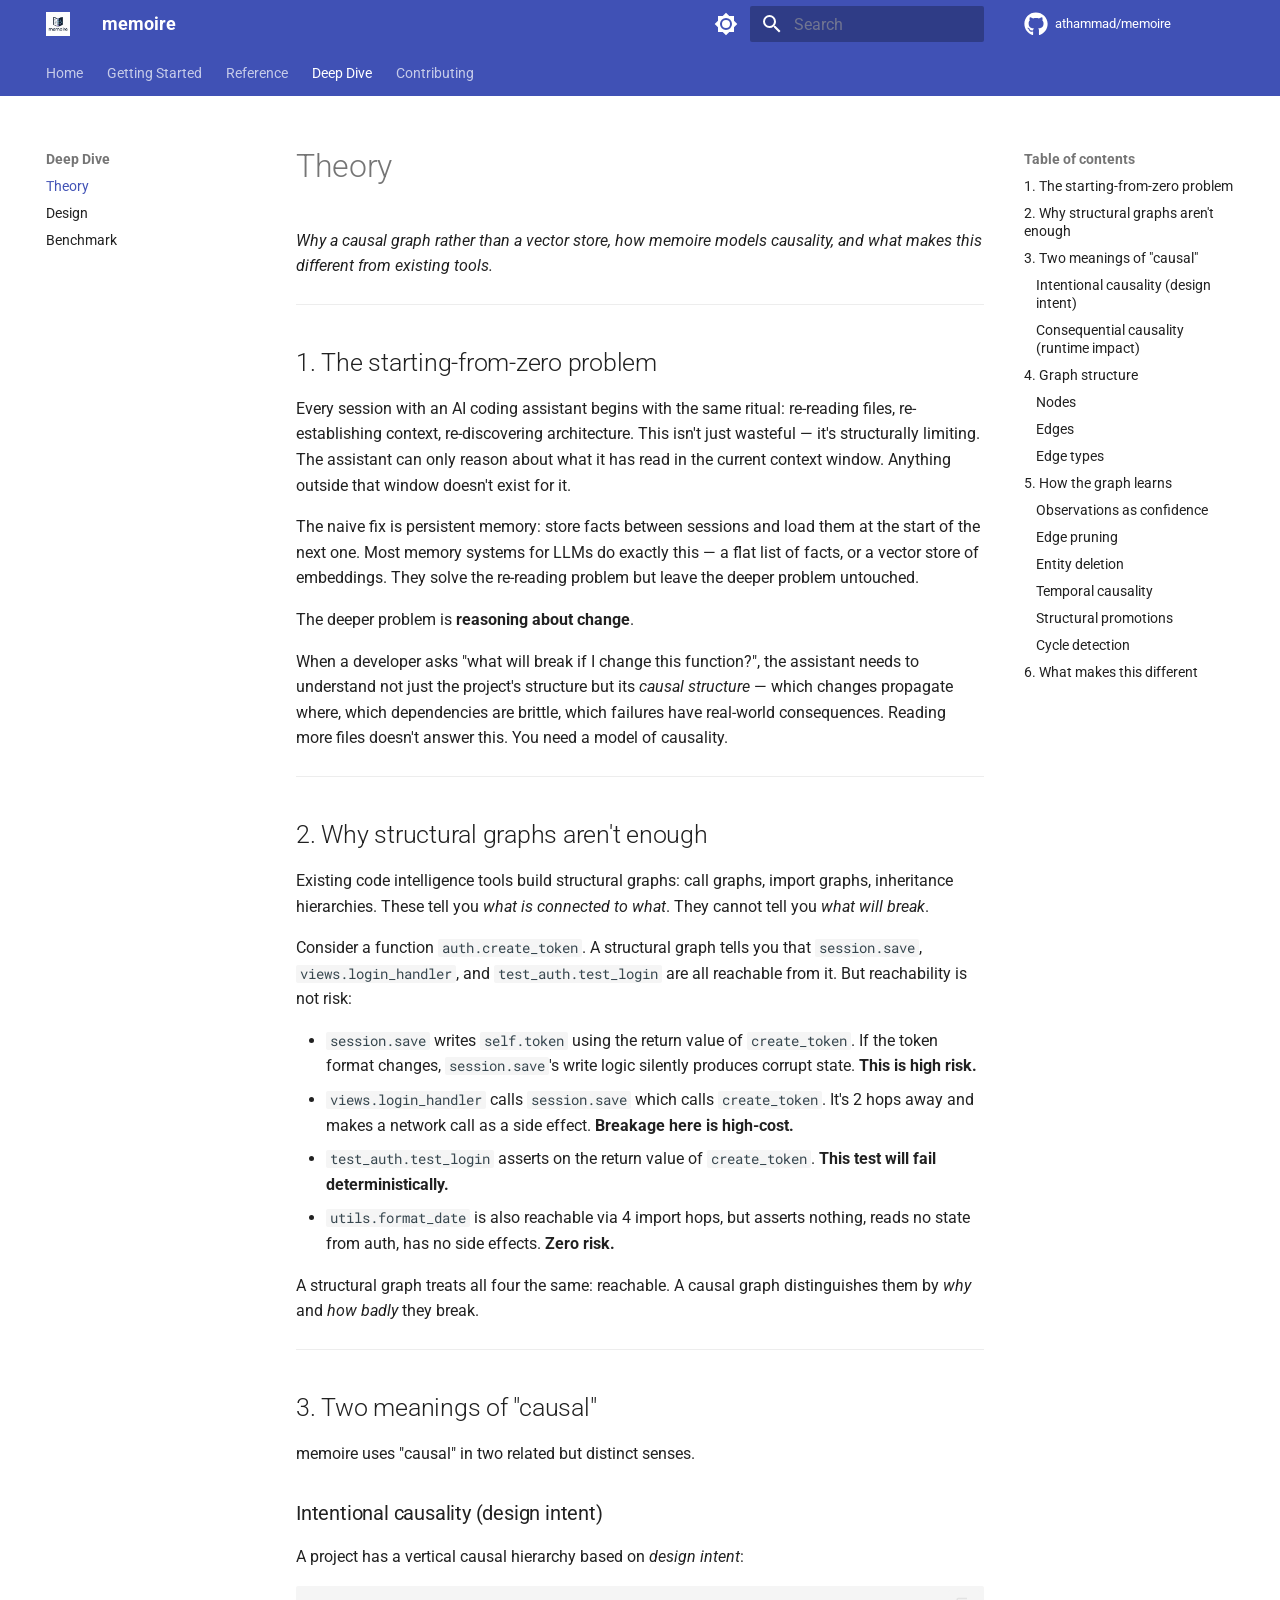
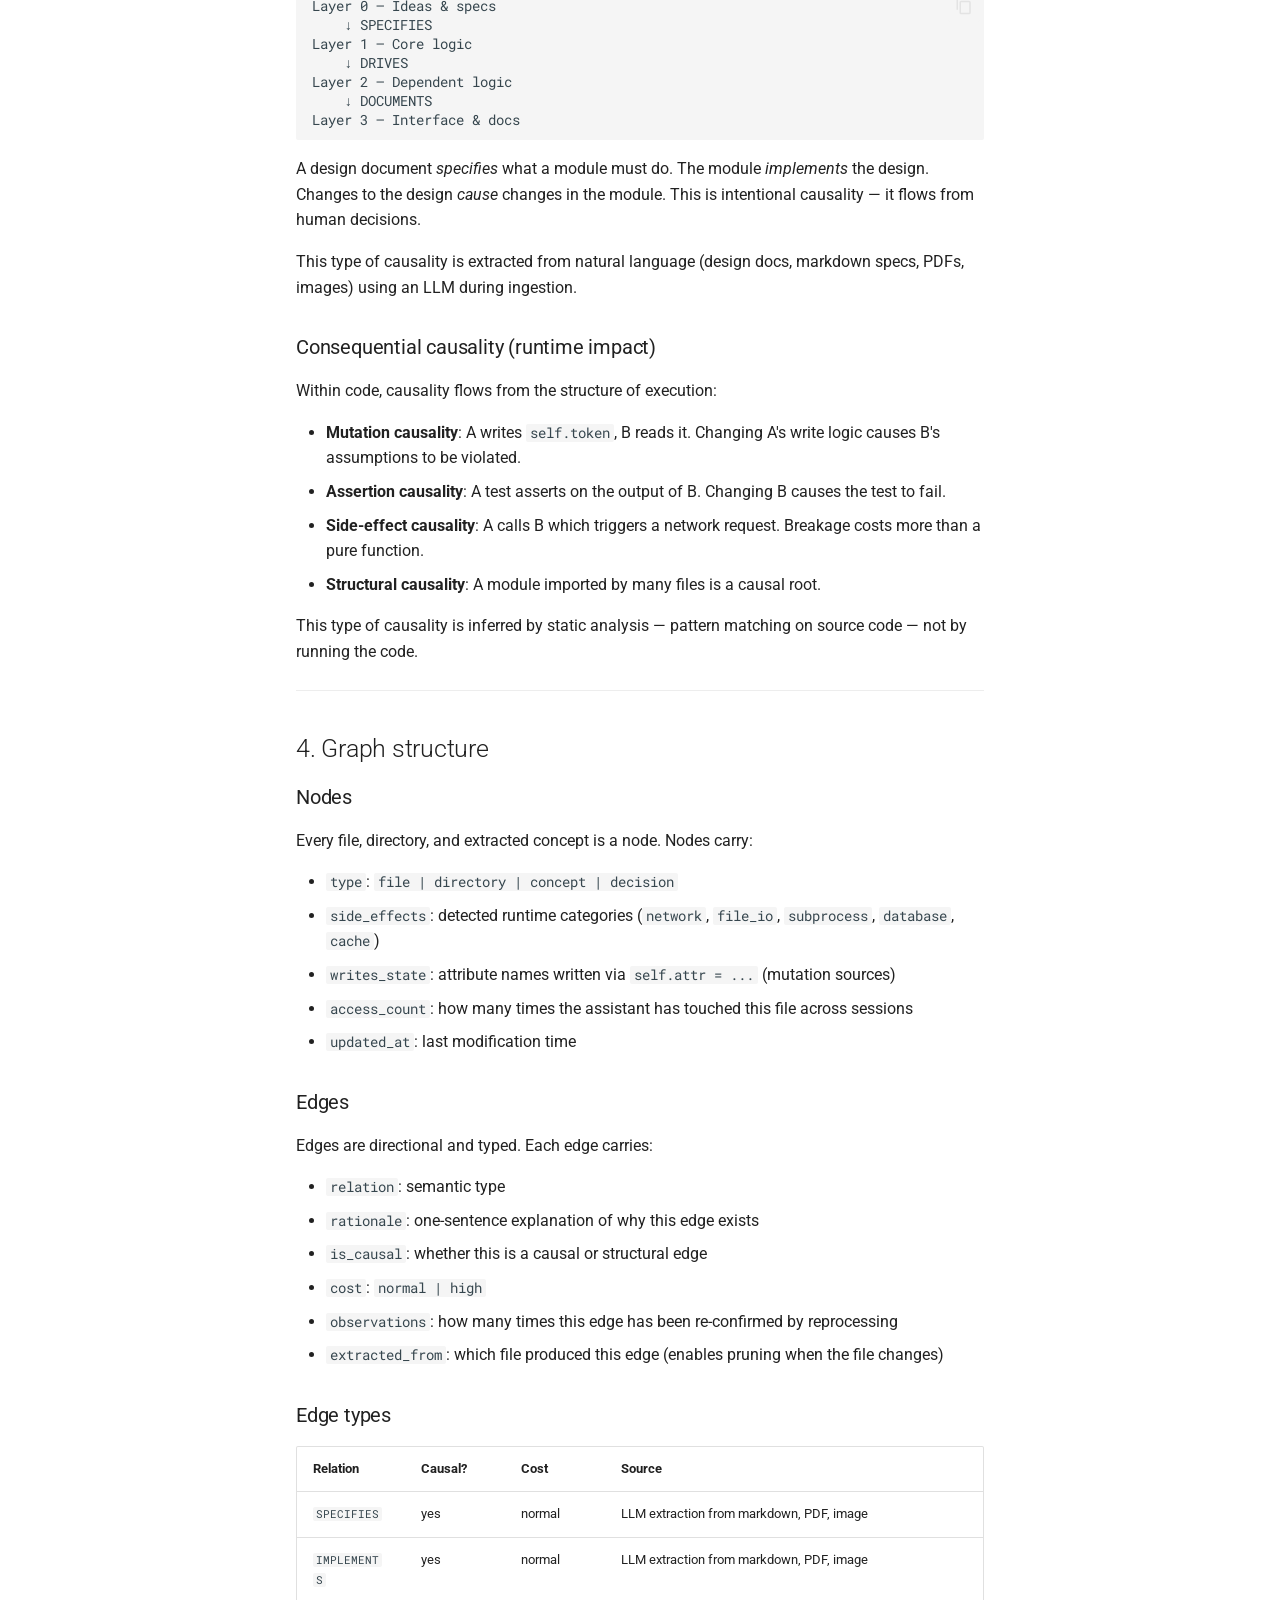
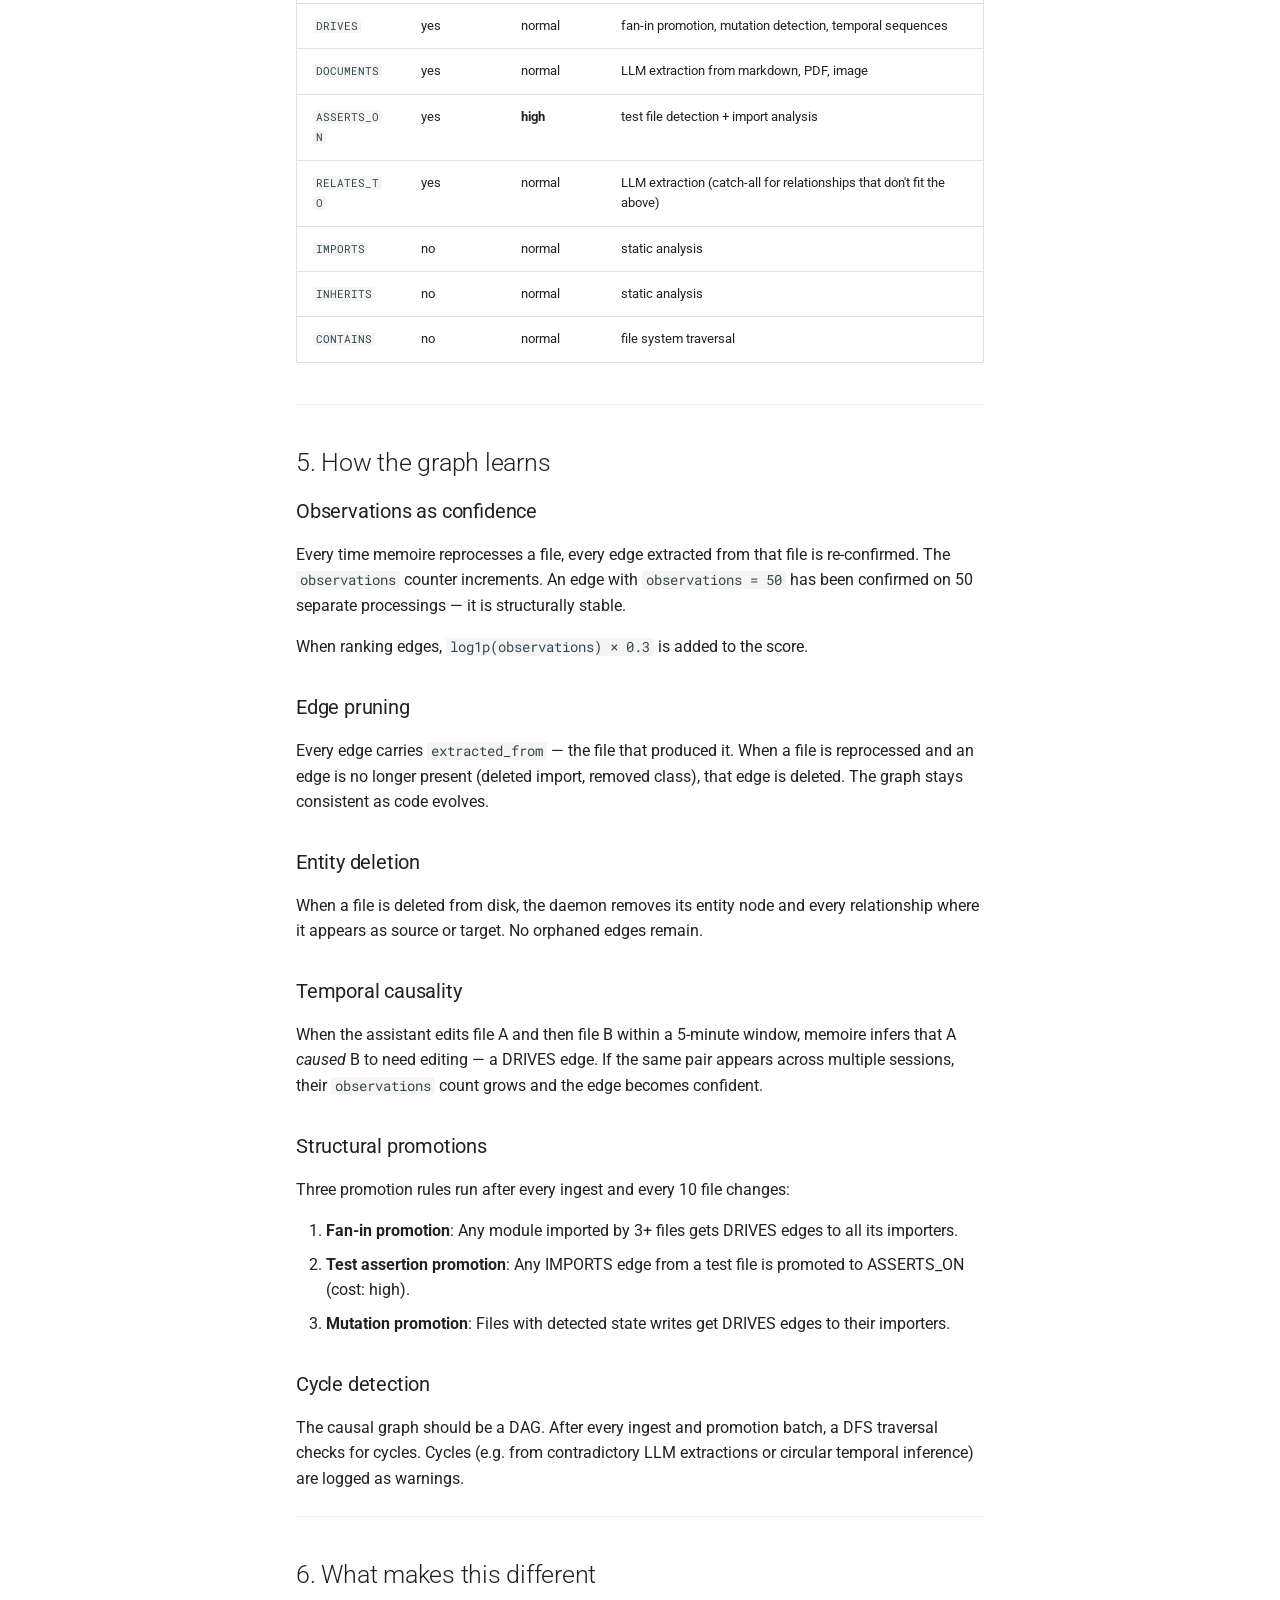
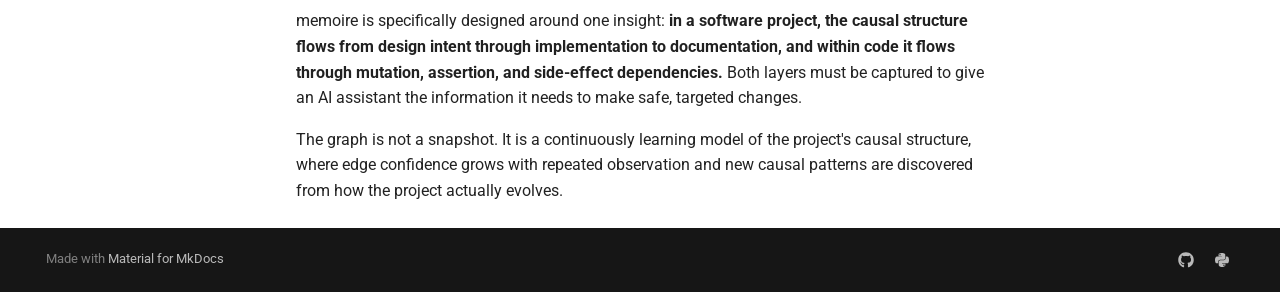
<file: theory/index.html>
<!doctype html>
<html lang="en" class="no-js">
  <head>
    
      <meta charset="utf-8">
      <meta name="viewport" content="width=device-width,initial-scale=1">
      
        <meta name="description" content="Persistent causal project memory for AI coding assistants">
      
      
      
        <link rel="canonical" href="https://athammad.github.io/memoire/theory/">
      
      
        <link rel="prev" href="../mcp/">
      
      
        <link rel="next" href="../design/">
      
      
        
      
      
      <link rel="icon" href="../assets/logo.png">
      <meta name="generator" content="mkdocs-1.6.1, mkdocs-material-9.7.6">
    
    
      
        <title>Theory - memoire</title>
      
    
    
      <link rel="stylesheet" href="../assets/stylesheets/main.484c7ddc.min.css">
      
        
        <link rel="stylesheet" href="../assets/stylesheets/palette.ab4e12ef.min.css">
      
      


    
    
      
    
    
      
        
        
        <link rel="preconnect" href="https://fonts.gstatic.com" crossorigin>
        <link rel="stylesheet" href="https://fonts.googleapis.com/css?family=Roboto:300,300i,400,400i,700,700i%7CRoboto+Mono:400,400i,700,700i&display=fallback">
        <style>:root{--md-text-font:"Roboto";--md-code-font:"Roboto Mono"}</style>
      
    
    
    <script>__md_scope=new URL("..",location),__md_hash=e=>[...e].reduce(((e,_)=>(e<<5)-e+_.charCodeAt(0)),0),__md_get=(e,_=localStorage,t=__md_scope)=>JSON.parse(_.getItem(t.pathname+"."+e)),__md_set=(e,_,t=localStorage,a=__md_scope)=>{try{t.setItem(a.pathname+"."+e,JSON.stringify(_))}catch(e){}}</script>
    
      

    
    
  </head>
  
  
    
    
      
    
    
    
    
    <body dir="ltr" data-md-color-scheme="default" data-md-color-primary="indigo" data-md-color-accent="indigo">
  
    
    <input class="md-toggle" data-md-toggle="drawer" type="checkbox" id="__drawer" autocomplete="off">
    <input class="md-toggle" data-md-toggle="search" type="checkbox" id="__search" autocomplete="off">
    <label class="md-overlay" for="__drawer"></label>
    <div data-md-component="skip">
      
        
        <a href="#theory" class="md-skip">
          Skip to content
        </a>
      
    </div>
    <div data-md-component="announce">
      
    </div>
    
    
      

<header class="md-header" data-md-component="header">
  <nav class="md-header__inner md-grid" aria-label="Header">
    <a href=".." title="memoire" class="md-header__button md-logo" aria-label="memoire" data-md-component="logo">
      
  <img src="../assets/logo.png" alt="logo">

    </a>
    <label class="md-header__button md-icon" for="__drawer">
      
      <svg xmlns="http://www.w3.org/2000/svg" viewBox="0 0 24 24"><path d="M3 6h18v2H3zm0 5h18v2H3zm0 5h18v2H3z"/></svg>
    </label>
    <div class="md-header__title" data-md-component="header-title">
      <div class="md-header__ellipsis">
        <div class="md-header__topic">
          <span class="md-ellipsis">
            memoire
          </span>
        </div>
        <div class="md-header__topic" data-md-component="header-topic">
          <span class="md-ellipsis">
            
              Theory
            
          </span>
        </div>
      </div>
    </div>
    
      
        <form class="md-header__option" data-md-component="palette">
  
    
    
    
    <input class="md-option" data-md-color-media="" data-md-color-scheme="default" data-md-color-primary="indigo" data-md-color-accent="indigo"  aria-label="Switch to dark mode"  type="radio" name="__palette" id="__palette_0">
    
      <label class="md-header__button md-icon" title="Switch to dark mode" for="__palette_1" hidden>
        <svg xmlns="http://www.w3.org/2000/svg" viewBox="0 0 24 24"><path d="M12 8a4 4 0 0 0-4 4 4 4 0 0 0 4 4 4 4 0 0 0 4-4 4 4 0 0 0-4-4m0 10a6 6 0 0 1-6-6 6 6 0 0 1 6-6 6 6 0 0 1 6 6 6 6 0 0 1-6 6m8-9.31V4h-4.69L12 .69 8.69 4H4v4.69L.69 12 4 15.31V20h4.69L12 23.31 15.31 20H20v-4.69L23.31 12z"/></svg>
      </label>
    
  
    
    
    
    <input class="md-option" data-md-color-media="" data-md-color-scheme="slate" data-md-color-primary="indigo" data-md-color-accent="indigo"  aria-label="Switch to light mode"  type="radio" name="__palette" id="__palette_1">
    
      <label class="md-header__button md-icon" title="Switch to light mode" for="__palette_0" hidden>
        <svg xmlns="http://www.w3.org/2000/svg" viewBox="0 0 24 24"><path d="M12 18c-.89 0-1.74-.2-2.5-.55C11.56 16.5 13 14.42 13 12s-1.44-4.5-3.5-5.45C10.26 6.2 11.11 6 12 6a6 6 0 0 1 6 6 6 6 0 0 1-6 6m8-9.31V4h-4.69L12 .69 8.69 4H4v4.69L.69 12 4 15.31V20h4.69L12 23.31 15.31 20H20v-4.69L23.31 12z"/></svg>
      </label>
    
  
</form>
      
    
    
      <script>var palette=__md_get("__palette");if(palette&&palette.color){if("(prefers-color-scheme)"===palette.color.media){var media=matchMedia("(prefers-color-scheme: light)"),input=document.querySelector(media.matches?"[data-md-color-media='(prefers-color-scheme: light)']":"[data-md-color-media='(prefers-color-scheme: dark)']");palette.color.media=input.getAttribute("data-md-color-media"),palette.color.scheme=input.getAttribute("data-md-color-scheme"),palette.color.primary=input.getAttribute("data-md-color-primary"),palette.color.accent=input.getAttribute("data-md-color-accent")}for(var[key,value]of Object.entries(palette.color))document.body.setAttribute("data-md-color-"+key,value)}</script>
    
    
    
      
      
        <label class="md-header__button md-icon" for="__search">
          
          <svg xmlns="http://www.w3.org/2000/svg" viewBox="0 0 24 24"><path d="M9.5 3A6.5 6.5 0 0 1 16 9.5c0 1.61-.59 3.09-1.56 4.23l.27.27h.79l5 5-1.5 1.5-5-5v-.79l-.27-.27A6.52 6.52 0 0 1 9.5 16 6.5 6.5 0 0 1 3 9.5 6.5 6.5 0 0 1 9.5 3m0 2C7 5 5 7 5 9.5S7 14 9.5 14 14 12 14 9.5 12 5 9.5 5"/></svg>
        </label>
        <div class="md-search" data-md-component="search" role="dialog">
  <label class="md-search__overlay" for="__search"></label>
  <div class="md-search__inner" role="search">
    <form class="md-search__form" name="search">
      <input type="text" class="md-search__input" name="query" aria-label="Search" placeholder="Search" autocapitalize="off" autocorrect="off" autocomplete="off" spellcheck="false" data-md-component="search-query" required>
      <label class="md-search__icon md-icon" for="__search">
        
        <svg xmlns="http://www.w3.org/2000/svg" viewBox="0 0 24 24"><path d="M9.5 3A6.5 6.5 0 0 1 16 9.5c0 1.61-.59 3.09-1.56 4.23l.27.27h.79l5 5-1.5 1.5-5-5v-.79l-.27-.27A6.52 6.52 0 0 1 9.5 16 6.5 6.5 0 0 1 3 9.5 6.5 6.5 0 0 1 9.5 3m0 2C7 5 5 7 5 9.5S7 14 9.5 14 14 12 14 9.5 12 5 9.5 5"/></svg>
        
        <svg xmlns="http://www.w3.org/2000/svg" viewBox="0 0 24 24"><path d="M20 11v2H8l5.5 5.5-1.42 1.42L4.16 12l7.92-7.92L13.5 5.5 8 11z"/></svg>
      </label>
      <nav class="md-search__options" aria-label="Search">
        
        <button type="reset" class="md-search__icon md-icon" title="Clear" aria-label="Clear" tabindex="-1">
          
          <svg xmlns="http://www.w3.org/2000/svg" viewBox="0 0 24 24"><path d="M19 6.41 17.59 5 12 10.59 6.41 5 5 6.41 10.59 12 5 17.59 6.41 19 12 13.41 17.59 19 19 17.59 13.41 12z"/></svg>
        </button>
      </nav>
      
        <div class="md-search__suggest" data-md-component="search-suggest"></div>
      
    </form>
    <div class="md-search__output">
      <div class="md-search__scrollwrap" tabindex="0" data-md-scrollfix>
        <div class="md-search-result" data-md-component="search-result">
          <div class="md-search-result__meta">
            Initializing search
          </div>
          <ol class="md-search-result__list" role="presentation"></ol>
        </div>
      </div>
    </div>
  </div>
</div>
      
    
    
      <div class="md-header__source">
        <a href="https://github.com/athammad/memoire" title="Go to repository" class="md-source" data-md-component="source">
  <div class="md-source__icon md-icon">
    
    <svg xmlns="http://www.w3.org/2000/svg" viewBox="0 0 512 512"><!--! Font Awesome Free 7.1.0 by @fontawesome - https://fontawesome.com License - https://fontawesome.com/license/free (Icons: CC BY 4.0, Fonts: SIL OFL 1.1, Code: MIT License) Copyright 2025 Fonticons, Inc.--><path d="M173.9 397.4c0 2-2.3 3.6-5.2 3.6-3.3.3-5.6-1.3-5.6-3.6 0-2 2.3-3.6 5.2-3.6 3-.3 5.6 1.3 5.6 3.6m-31.1-4.5c-.7 2 1.3 4.3 4.3 4.9 2.6 1 5.6 0 6.2-2s-1.3-4.3-4.3-5.2c-2.6-.7-5.5.3-6.2 2.3m44.2-1.7c-2.9.7-4.9 2.6-4.6 4.9.3 2 2.9 3.3 5.9 2.6 2.9-.7 4.9-2.6 4.6-4.6-.3-1.9-3-3.2-5.9-2.9M252.8 8C114.1 8 8 113.3 8 252c0 110.9 69.8 205.8 169.5 239.2 12.8 2.3 17.3-5.6 17.3-12.1 0-6.2-.3-40.4-.3-61.4 0 0-70 15-84.7-29.8 0 0-11.4-29.1-27.8-36.6 0 0-22.9-15.7 1.6-15.4 0 0 24.9 2 38.6 25.8 21.9 38.6 58.6 27.5 72.9 20.9 2.3-16 8.8-27.1 16-33.7-55.9-6.2-112.3-14.3-112.3-110.5 0-27.5 7.6-41.3 23.6-58.9-2.6-6.5-11.1-33.3 2.6-67.9 20.9-6.5 69 27 69 27 20-5.6 41.5-8.5 62.8-8.5s42.8 2.9 62.8 8.5c0 0 48.1-33.6 69-27 13.7 34.7 5.2 61.4 2.6 67.9 16 17.7 25.8 31.5 25.8 58.9 0 96.5-58.9 104.2-114.8 110.5 9.2 7.9 17 22.9 17 46.4 0 33.7-.3 75.4-.3 83.6 0 6.5 4.6 14.4 17.3 12.1C436.2 457.8 504 362.9 504 252 504 113.3 391.5 8 252.8 8M105.2 352.9c-1.3 1-1 3.3.7 5.2 1.6 1.6 3.9 2.3 5.2 1 1.3-1 1-3.3-.7-5.2-1.6-1.6-3.9-2.3-5.2-1m-10.8-8.1c-.7 1.3.3 2.9 2.3 3.9 1.6 1 3.6.7 4.3-.7.7-1.3-.3-2.9-2.3-3.9-2-.6-3.6-.3-4.3.7m32.4 35.6c-1.6 1.3-1 4.3 1.3 6.2 2.3 2.3 5.2 2.6 6.5 1 1.3-1.3.7-4.3-1.3-6.2-2.2-2.3-5.2-2.6-6.5-1m-11.4-14.7c-1.6 1-1.6 3.6 0 5.9s4.3 3.3 5.6 2.3c1.6-1.3 1.6-3.9 0-6.2-1.4-2.3-4-3.3-5.6-2"/></svg>
  </div>
  <div class="md-source__repository">
    athammad/memoire
  </div>
</a>
      </div>
    
  </nav>
  
</header>
    
    <div class="md-container" data-md-component="container">
      
      
        
          
            
<nav class="md-tabs" aria-label="Tabs" data-md-component="tabs">
  <div class="md-grid">
    <ul class="md-tabs__list">
      
        
  
  
  
  
    <li class="md-tabs__item">
      <a href=".." class="md-tabs__link">
        
  
  
    
  
  Home

      </a>
    </li>
  

      
        
  
  
  
  
    
    
      <li class="md-tabs__item">
        <a href="../quickstart/" class="md-tabs__link">
          
  
  
  Getting Started

        </a>
      </li>
    
  

      
        
  
  
  
  
    
    
      <li class="md-tabs__item">
        <a href="../languages/" class="md-tabs__link">
          
  
  
  Reference

        </a>
      </li>
    
  

      
        
  
  
  
    
  
  
    
    
      <li class="md-tabs__item md-tabs__item--active">
        <a href="./" class="md-tabs__link">
          
  
  
  Deep Dive

        </a>
      </li>
    
  

      
        
  
  
  
  
    <li class="md-tabs__item">
      <a href="../contributing/" class="md-tabs__link">
        
  
  
    
  
  Contributing

      </a>
    </li>
  

      
    </ul>
  </div>
</nav>
          
        
      
      <main class="md-main" data-md-component="main">
        <div class="md-main__inner md-grid">
          
            
              
              <div class="md-sidebar md-sidebar--primary" data-md-component="sidebar" data-md-type="navigation" >
                <div class="md-sidebar__scrollwrap">
                  <div class="md-sidebar__inner">
                    


  


<nav class="md-nav md-nav--primary md-nav--lifted" aria-label="Navigation" data-md-level="0">
  <label class="md-nav__title" for="__drawer">
    <a href=".." title="memoire" class="md-nav__button md-logo" aria-label="memoire" data-md-component="logo">
      
  <img src="../assets/logo.png" alt="logo">

    </a>
    memoire
  </label>
  
    <div class="md-nav__source">
      <a href="https://github.com/athammad/memoire" title="Go to repository" class="md-source" data-md-component="source">
  <div class="md-source__icon md-icon">
    
    <svg xmlns="http://www.w3.org/2000/svg" viewBox="0 0 512 512"><!--! Font Awesome Free 7.1.0 by @fontawesome - https://fontawesome.com License - https://fontawesome.com/license/free (Icons: CC BY 4.0, Fonts: SIL OFL 1.1, Code: MIT License) Copyright 2025 Fonticons, Inc.--><path d="M173.9 397.4c0 2-2.3 3.6-5.2 3.6-3.3.3-5.6-1.3-5.6-3.6 0-2 2.3-3.6 5.2-3.6 3-.3 5.6 1.3 5.6 3.6m-31.1-4.5c-.7 2 1.3 4.3 4.3 4.9 2.6 1 5.6 0 6.2-2s-1.3-4.3-4.3-5.2c-2.6-.7-5.5.3-6.2 2.3m44.2-1.7c-2.9.7-4.9 2.6-4.6 4.9.3 2 2.9 3.3 5.9 2.6 2.9-.7 4.9-2.6 4.6-4.6-.3-1.9-3-3.2-5.9-2.9M252.8 8C114.1 8 8 113.3 8 252c0 110.9 69.8 205.8 169.5 239.2 12.8 2.3 17.3-5.6 17.3-12.1 0-6.2-.3-40.4-.3-61.4 0 0-70 15-84.7-29.8 0 0-11.4-29.1-27.8-36.6 0 0-22.9-15.7 1.6-15.4 0 0 24.9 2 38.6 25.8 21.9 38.6 58.6 27.5 72.9 20.9 2.3-16 8.8-27.1 16-33.7-55.9-6.2-112.3-14.3-112.3-110.5 0-27.5 7.6-41.3 23.6-58.9-2.6-6.5-11.1-33.3 2.6-67.9 20.9-6.5 69 27 69 27 20-5.6 41.5-8.5 62.8-8.5s42.8 2.9 62.8 8.5c0 0 48.1-33.6 69-27 13.7 34.7 5.2 61.4 2.6 67.9 16 17.7 25.8 31.5 25.8 58.9 0 96.5-58.9 104.2-114.8 110.5 9.2 7.9 17 22.9 17 46.4 0 33.7-.3 75.4-.3 83.6 0 6.5 4.6 14.4 17.3 12.1C436.2 457.8 504 362.9 504 252 504 113.3 391.5 8 252.8 8M105.2 352.9c-1.3 1-1 3.3.7 5.2 1.6 1.6 3.9 2.3 5.2 1 1.3-1 1-3.3-.7-5.2-1.6-1.6-3.9-2.3-5.2-1m-10.8-8.1c-.7 1.3.3 2.9 2.3 3.9 1.6 1 3.6.7 4.3-.7.7-1.3-.3-2.9-2.3-3.9-2-.6-3.6-.3-4.3.7m32.4 35.6c-1.6 1.3-1 4.3 1.3 6.2 2.3 2.3 5.2 2.6 6.5 1 1.3-1.3.7-4.3-1.3-6.2-2.2-2.3-5.2-2.6-6.5-1m-11.4-14.7c-1.6 1-1.6 3.6 0 5.9s4.3 3.3 5.6 2.3c1.6-1.3 1.6-3.9 0-6.2-1.4-2.3-4-3.3-5.6-2"/></svg>
  </div>
  <div class="md-source__repository">
    athammad/memoire
  </div>
</a>
    </div>
  
  <ul class="md-nav__list" data-md-scrollfix>
    
      
      
  
  
  
  
    <li class="md-nav__item">
      <a href=".." class="md-nav__link">
        
  
  
  <span class="md-ellipsis">
    
  
    Home
  

    
  </span>
  
  

      </a>
    </li>
  

    
      
      
  
  
  
  
    
    
    
    
      
      
        
      
    
    
    <li class="md-nav__item md-nav__item--nested">
      
        
        
        <input class="md-nav__toggle md-toggle " type="checkbox" id="__nav_2" >
        
          
          <label class="md-nav__link" for="__nav_2" id="__nav_2_label" tabindex="0">
            
  
  
  <span class="md-ellipsis">
    
  
    Getting Started
  

    
  </span>
  
  

            <span class="md-nav__icon md-icon"></span>
          </label>
        
        <nav class="md-nav" data-md-level="1" aria-labelledby="__nav_2_label" aria-expanded="false">
          <label class="md-nav__title" for="__nav_2">
            <span class="md-nav__icon md-icon"></span>
            
  
    Getting Started
  

          </label>
          <ul class="md-nav__list" data-md-scrollfix>
            
              
                
  
  
  
  
    <li class="md-nav__item">
      <a href="../quickstart/" class="md-nav__link">
        
  
  
  <span class="md-ellipsis">
    
  
    Installation & Quick Start
  

    
  </span>
  
  

      </a>
    </li>
  

              
            
              
                
  
  
  
  
    <li class="md-nav__item">
      <a href="../providers/" class="md-nav__link">
        
  
  
  <span class="md-ellipsis">
    
  
    Provider Setup
  

    
  </span>
  
  

      </a>
    </li>
  

              
            
          </ul>
        </nav>
      
    </li>
  

    
      
      
  
  
  
  
    
    
    
    
      
      
        
      
    
    
    <li class="md-nav__item md-nav__item--nested">
      
        
        
        <input class="md-nav__toggle md-toggle " type="checkbox" id="__nav_3" >
        
          
          <label class="md-nav__link" for="__nav_3" id="__nav_3_label" tabindex="0">
            
  
  
  <span class="md-ellipsis">
    
  
    Reference
  

    
  </span>
  
  

            <span class="md-nav__icon md-icon"></span>
          </label>
        
        <nav class="md-nav" data-md-level="1" aria-labelledby="__nav_3_label" aria-expanded="false">
          <label class="md-nav__title" for="__nav_3">
            <span class="md-nav__icon md-icon"></span>
            
  
    Reference
  

          </label>
          <ul class="md-nav__list" data-md-scrollfix>
            
              
                
  
  
  
  
    <li class="md-nav__item">
      <a href="../languages/" class="md-nav__link">
        
  
  
  <span class="md-ellipsis">
    
  
    Language Support
  

    
  </span>
  
  

      </a>
    </li>
  

              
            
              
                
  
  
  
  
    <li class="md-nav__item">
      <a href="../mcp/" class="md-nav__link">
        
  
  
  <span class="md-ellipsis">
    
  
    MCP Tools
  

    
  </span>
  
  

      </a>
    </li>
  

              
            
          </ul>
        </nav>
      
    </li>
  

    
      
      
  
  
    
  
  
  
    
    
    
    
      
        
        
      
      
        
      
    
    
    <li class="md-nav__item md-nav__item--active md-nav__item--section md-nav__item--nested">
      
        
        
        <input class="md-nav__toggle md-toggle " type="checkbox" id="__nav_4" checked>
        
          
          <label class="md-nav__link" for="__nav_4" id="__nav_4_label" tabindex="">
            
  
  
  <span class="md-ellipsis">
    
  
    Deep Dive
  

    
  </span>
  
  

            <span class="md-nav__icon md-icon"></span>
          </label>
        
        <nav class="md-nav" data-md-level="1" aria-labelledby="__nav_4_label" aria-expanded="true">
          <label class="md-nav__title" for="__nav_4">
            <span class="md-nav__icon md-icon"></span>
            
  
    Deep Dive
  

          </label>
          <ul class="md-nav__list" data-md-scrollfix>
            
              
                
  
  
    
  
  
  
    <li class="md-nav__item md-nav__item--active">
      
      <input class="md-nav__toggle md-toggle" type="checkbox" id="__toc">
      
      
        
      
      
        <label class="md-nav__link md-nav__link--active" for="__toc">
          
  
  
  <span class="md-ellipsis">
    
  
    Theory
  

    
  </span>
  
  

          <span class="md-nav__icon md-icon"></span>
        </label>
      
      <a href="./" class="md-nav__link md-nav__link--active">
        
  
  
  <span class="md-ellipsis">
    
  
    Theory
  

    
  </span>
  
  

      </a>
      
        

<nav class="md-nav md-nav--secondary" aria-label="Table of contents">
  
  
  
    
  
  
    <label class="md-nav__title" for="__toc">
      <span class="md-nav__icon md-icon"></span>
      Table of contents
    </label>
    <ul class="md-nav__list" data-md-component="toc" data-md-scrollfix>
      
        <li class="md-nav__item">
  <a href="#1-the-starting-from-zero-problem" class="md-nav__link">
    <span class="md-ellipsis">
      
        1. The starting-from-zero problem
      
    </span>
  </a>
  
</li>
      
        <li class="md-nav__item">
  <a href="#2-why-structural-graphs-arent-enough" class="md-nav__link">
    <span class="md-ellipsis">
      
        2. Why structural graphs aren't enough
      
    </span>
  </a>
  
</li>
      
        <li class="md-nav__item">
  <a href="#3-two-meanings-of-causal" class="md-nav__link">
    <span class="md-ellipsis">
      
        3. Two meanings of "causal"
      
    </span>
  </a>
  
    <nav class="md-nav" aria-label="3. Two meanings of &#34;causal&#34;">
      <ul class="md-nav__list">
        
          <li class="md-nav__item">
  <a href="#intentional-causality-design-intent" class="md-nav__link">
    <span class="md-ellipsis">
      
        Intentional causality (design intent)
      
    </span>
  </a>
  
</li>
        
          <li class="md-nav__item">
  <a href="#consequential-causality-runtime-impact" class="md-nav__link">
    <span class="md-ellipsis">
      
        Consequential causality (runtime impact)
      
    </span>
  </a>
  
</li>
        
      </ul>
    </nav>
  
</li>
      
        <li class="md-nav__item">
  <a href="#4-graph-structure" class="md-nav__link">
    <span class="md-ellipsis">
      
        4. Graph structure
      
    </span>
  </a>
  
    <nav class="md-nav" aria-label="4. Graph structure">
      <ul class="md-nav__list">
        
          <li class="md-nav__item">
  <a href="#nodes" class="md-nav__link">
    <span class="md-ellipsis">
      
        Nodes
      
    </span>
  </a>
  
</li>
        
          <li class="md-nav__item">
  <a href="#edges" class="md-nav__link">
    <span class="md-ellipsis">
      
        Edges
      
    </span>
  </a>
  
</li>
        
          <li class="md-nav__item">
  <a href="#edge-types" class="md-nav__link">
    <span class="md-ellipsis">
      
        Edge types
      
    </span>
  </a>
  
</li>
        
      </ul>
    </nav>
  
</li>
      
        <li class="md-nav__item">
  <a href="#5-how-the-graph-learns" class="md-nav__link">
    <span class="md-ellipsis">
      
        5. How the graph learns
      
    </span>
  </a>
  
    <nav class="md-nav" aria-label="5. How the graph learns">
      <ul class="md-nav__list">
        
          <li class="md-nav__item">
  <a href="#observations-as-confidence" class="md-nav__link">
    <span class="md-ellipsis">
      
        Observations as confidence
      
    </span>
  </a>
  
</li>
        
          <li class="md-nav__item">
  <a href="#edge-pruning" class="md-nav__link">
    <span class="md-ellipsis">
      
        Edge pruning
      
    </span>
  </a>
  
</li>
        
          <li class="md-nav__item">
  <a href="#entity-deletion" class="md-nav__link">
    <span class="md-ellipsis">
      
        Entity deletion
      
    </span>
  </a>
  
</li>
        
          <li class="md-nav__item">
  <a href="#temporal-causality" class="md-nav__link">
    <span class="md-ellipsis">
      
        Temporal causality
      
    </span>
  </a>
  
</li>
        
          <li class="md-nav__item">
  <a href="#structural-promotions" class="md-nav__link">
    <span class="md-ellipsis">
      
        Structural promotions
      
    </span>
  </a>
  
</li>
        
          <li class="md-nav__item">
  <a href="#cycle-detection" class="md-nav__link">
    <span class="md-ellipsis">
      
        Cycle detection
      
    </span>
  </a>
  
</li>
        
      </ul>
    </nav>
  
</li>
      
        <li class="md-nav__item">
  <a href="#6-what-makes-this-different" class="md-nav__link">
    <span class="md-ellipsis">
      
        6. What makes this different
      
    </span>
  </a>
  
</li>
      
    </ul>
  
</nav>
      
    </li>
  

              
            
              
                
  
  
  
  
    <li class="md-nav__item">
      <a href="../design/" class="md-nav__link">
        
  
  
  <span class="md-ellipsis">
    
  
    Design
  

    
  </span>
  
  

      </a>
    </li>
  

              
            
              
                
  
  
  
  
    <li class="md-nav__item">
      <a href="../benchmark/" class="md-nav__link">
        
  
  
  <span class="md-ellipsis">
    
  
    Benchmark
  

    
  </span>
  
  

      </a>
    </li>
  

              
            
          </ul>
        </nav>
      
    </li>
  

    
      
      
  
  
  
  
    <li class="md-nav__item">
      <a href="../contributing/" class="md-nav__link">
        
  
  
  <span class="md-ellipsis">
    
  
    Contributing
  

    
  </span>
  
  

      </a>
    </li>
  

    
  </ul>
</nav>
                  </div>
                </div>
              </div>
            
            
              
              <div class="md-sidebar md-sidebar--secondary" data-md-component="sidebar" data-md-type="toc" >
                <div class="md-sidebar__scrollwrap">
                  <div class="md-sidebar__inner">
                    

<nav class="md-nav md-nav--secondary" aria-label="Table of contents">
  
  
  
    
  
  
    <label class="md-nav__title" for="__toc">
      <span class="md-nav__icon md-icon"></span>
      Table of contents
    </label>
    <ul class="md-nav__list" data-md-component="toc" data-md-scrollfix>
      
        <li class="md-nav__item">
  <a href="#1-the-starting-from-zero-problem" class="md-nav__link">
    <span class="md-ellipsis">
      
        1. The starting-from-zero problem
      
    </span>
  </a>
  
</li>
      
        <li class="md-nav__item">
  <a href="#2-why-structural-graphs-arent-enough" class="md-nav__link">
    <span class="md-ellipsis">
      
        2. Why structural graphs aren't enough
      
    </span>
  </a>
  
</li>
      
        <li class="md-nav__item">
  <a href="#3-two-meanings-of-causal" class="md-nav__link">
    <span class="md-ellipsis">
      
        3. Two meanings of "causal"
      
    </span>
  </a>
  
    <nav class="md-nav" aria-label="3. Two meanings of &#34;causal&#34;">
      <ul class="md-nav__list">
        
          <li class="md-nav__item">
  <a href="#intentional-causality-design-intent" class="md-nav__link">
    <span class="md-ellipsis">
      
        Intentional causality (design intent)
      
    </span>
  </a>
  
</li>
        
          <li class="md-nav__item">
  <a href="#consequential-causality-runtime-impact" class="md-nav__link">
    <span class="md-ellipsis">
      
        Consequential causality (runtime impact)
      
    </span>
  </a>
  
</li>
        
      </ul>
    </nav>
  
</li>
      
        <li class="md-nav__item">
  <a href="#4-graph-structure" class="md-nav__link">
    <span class="md-ellipsis">
      
        4. Graph structure
      
    </span>
  </a>
  
    <nav class="md-nav" aria-label="4. Graph structure">
      <ul class="md-nav__list">
        
          <li class="md-nav__item">
  <a href="#nodes" class="md-nav__link">
    <span class="md-ellipsis">
      
        Nodes
      
    </span>
  </a>
  
</li>
        
          <li class="md-nav__item">
  <a href="#edges" class="md-nav__link">
    <span class="md-ellipsis">
      
        Edges
      
    </span>
  </a>
  
</li>
        
          <li class="md-nav__item">
  <a href="#edge-types" class="md-nav__link">
    <span class="md-ellipsis">
      
        Edge types
      
    </span>
  </a>
  
</li>
        
      </ul>
    </nav>
  
</li>
      
        <li class="md-nav__item">
  <a href="#5-how-the-graph-learns" class="md-nav__link">
    <span class="md-ellipsis">
      
        5. How the graph learns
      
    </span>
  </a>
  
    <nav class="md-nav" aria-label="5. How the graph learns">
      <ul class="md-nav__list">
        
          <li class="md-nav__item">
  <a href="#observations-as-confidence" class="md-nav__link">
    <span class="md-ellipsis">
      
        Observations as confidence
      
    </span>
  </a>
  
</li>
        
          <li class="md-nav__item">
  <a href="#edge-pruning" class="md-nav__link">
    <span class="md-ellipsis">
      
        Edge pruning
      
    </span>
  </a>
  
</li>
        
          <li class="md-nav__item">
  <a href="#entity-deletion" class="md-nav__link">
    <span class="md-ellipsis">
      
        Entity deletion
      
    </span>
  </a>
  
</li>
        
          <li class="md-nav__item">
  <a href="#temporal-causality" class="md-nav__link">
    <span class="md-ellipsis">
      
        Temporal causality
      
    </span>
  </a>
  
</li>
        
          <li class="md-nav__item">
  <a href="#structural-promotions" class="md-nav__link">
    <span class="md-ellipsis">
      
        Structural promotions
      
    </span>
  </a>
  
</li>
        
          <li class="md-nav__item">
  <a href="#cycle-detection" class="md-nav__link">
    <span class="md-ellipsis">
      
        Cycle detection
      
    </span>
  </a>
  
</li>
        
      </ul>
    </nav>
  
</li>
      
        <li class="md-nav__item">
  <a href="#6-what-makes-this-different" class="md-nav__link">
    <span class="md-ellipsis">
      
        6. What makes this different
      
    </span>
  </a>
  
</li>
      
    </ul>
  
</nav>
                  </div>
                </div>
              </div>
            
          
          
            <div class="md-content" data-md-component="content">
              
              <article class="md-content__inner md-typeset">
                
                  


  
  


<h1 id="theory">Theory<a class="headerlink" href="#theory" title="Permanent link">&para;</a></h1>
<p><em>Why a causal graph rather than a vector store, how memoire models causality, and what makes this different from existing tools.</em></p>
<hr />
<h2 id="1-the-starting-from-zero-problem">1. The starting-from-zero problem<a class="headerlink" href="#1-the-starting-from-zero-problem" title="Permanent link">&para;</a></h2>
<p>Every session with an AI coding assistant begins with the same ritual: re-reading files, re-establishing context, re-discovering architecture. This isn't just wasteful — it's structurally limiting. The assistant can only reason about what it has read in the current context window. Anything outside that window doesn't exist for it.</p>
<p>The naive fix is persistent memory: store facts between sessions and load them at the start of the next one. Most memory systems for LLMs do exactly this — a flat list of facts, or a vector store of embeddings. They solve the re-reading problem but leave the deeper problem untouched.</p>
<p>The deeper problem is <strong>reasoning about change</strong>.</p>
<p>When a developer asks "what will break if I change this function?", the assistant needs to understand not just the project's structure but its <em>causal structure</em> — which changes propagate where, which dependencies are brittle, which failures have real-world consequences. Reading more files doesn't answer this. You need a model of causality.</p>
<hr />
<h2 id="2-why-structural-graphs-arent-enough">2. Why structural graphs aren't enough<a class="headerlink" href="#2-why-structural-graphs-arent-enough" title="Permanent link">&para;</a></h2>
<p>Existing code intelligence tools build structural graphs: call graphs, import graphs, inheritance hierarchies. These tell you <em>what is connected to what</em>. They cannot tell you <em>what will break</em>.</p>
<p>Consider a function <code>auth.create_token</code>. A structural graph tells you that <code>session.save</code>, <code>views.login_handler</code>, and <code>test_auth.test_login</code> are all reachable from it. But reachability is not risk:</p>
<ul>
<li><code>session.save</code> writes <code>self.token</code> using the return value of <code>create_token</code>. If the token format changes, <code>session.save</code>'s write logic silently produces corrupt state. <strong>This is high risk.</strong></li>
<li><code>views.login_handler</code> calls <code>session.save</code> which calls <code>create_token</code>. It's 2 hops away and makes a network call as a side effect. <strong>Breakage here is high-cost.</strong></li>
<li><code>test_auth.test_login</code> asserts on the return value of <code>create_token</code>. <strong>This test will fail deterministically.</strong></li>
<li><code>utils.format_date</code> is also reachable via 4 import hops, but asserts nothing, reads no state from auth, has no side effects. <strong>Zero risk.</strong></li>
</ul>
<p>A structural graph treats all four the same: reachable. A causal graph distinguishes them by <em>why</em> and <em>how badly</em> they break.</p>
<hr />
<h2 id="3-two-meanings-of-causal">3. Two meanings of "causal"<a class="headerlink" href="#3-two-meanings-of-causal" title="Permanent link">&para;</a></h2>
<p>memoire uses "causal" in two related but distinct senses.</p>
<h3 id="intentional-causality-design-intent">Intentional causality (design intent)<a class="headerlink" href="#intentional-causality-design-intent" title="Permanent link">&para;</a></h3>
<p>A project has a vertical causal hierarchy based on <em>design intent</em>:</p>
<div class="highlight"><pre><span></span><code><a id="__codelineno-0-1" name="__codelineno-0-1" href="#__codelineno-0-1"></a>Layer 0 — Ideas &amp; specs
<a id="__codelineno-0-2" name="__codelineno-0-2" href="#__codelineno-0-2"></a>    ↓ SPECIFIES
<a id="__codelineno-0-3" name="__codelineno-0-3" href="#__codelineno-0-3"></a>Layer 1 — Core logic
<a id="__codelineno-0-4" name="__codelineno-0-4" href="#__codelineno-0-4"></a>    ↓ DRIVES
<a id="__codelineno-0-5" name="__codelineno-0-5" href="#__codelineno-0-5"></a>Layer 2 — Dependent logic
<a id="__codelineno-0-6" name="__codelineno-0-6" href="#__codelineno-0-6"></a>    ↓ DOCUMENTS
<a id="__codelineno-0-7" name="__codelineno-0-7" href="#__codelineno-0-7"></a>Layer 3 — Interface &amp; docs
</code></pre></div>
<p>A design document <em>specifies</em> what a module must do. The module <em>implements</em> the design. Changes to the design <em>cause</em> changes in the module. This is intentional causality — it flows from human decisions.</p>
<p>This type of causality is extracted from natural language (design docs, markdown specs, PDFs, images) using an LLM during ingestion.</p>
<h3 id="consequential-causality-runtime-impact">Consequential causality (runtime impact)<a class="headerlink" href="#consequential-causality-runtime-impact" title="Permanent link">&para;</a></h3>
<p>Within code, causality flows from the structure of execution:</p>
<ul>
<li><strong>Mutation causality</strong>: A writes <code>self.token</code>, B reads it. Changing A's write logic causes B's assumptions to be violated.</li>
<li><strong>Assertion causality</strong>: A test asserts on the output of B. Changing B causes the test to fail.</li>
<li><strong>Side-effect causality</strong>: A calls B which triggers a network request. Breakage costs more than a pure function.</li>
<li><strong>Structural causality</strong>: A module imported by many files is a causal root.</li>
</ul>
<p>This type of causality is inferred by static analysis — pattern matching on source code — not by running the code.</p>
<hr />
<h2 id="4-graph-structure">4. Graph structure<a class="headerlink" href="#4-graph-structure" title="Permanent link">&para;</a></h2>
<h3 id="nodes">Nodes<a class="headerlink" href="#nodes" title="Permanent link">&para;</a></h3>
<p>Every file, directory, and extracted concept is a node. Nodes carry:</p>
<ul>
<li><code>type</code>: <code>file | directory | concept | decision</code></li>
<li><code>side_effects</code>: detected runtime categories (<code>network</code>, <code>file_io</code>, <code>subprocess</code>, <code>database</code>, <code>cache</code>)</li>
<li><code>writes_state</code>: attribute names written via <code>self.attr = ...</code> (mutation sources)</li>
<li><code>access_count</code>: how many times the assistant has touched this file across sessions</li>
<li><code>updated_at</code>: last modification time</li>
</ul>
<h3 id="edges">Edges<a class="headerlink" href="#edges" title="Permanent link">&para;</a></h3>
<p>Edges are directional and typed. Each edge carries:</p>
<ul>
<li><code>relation</code>: semantic type</li>
<li><code>rationale</code>: one-sentence explanation of why this edge exists</li>
<li><code>is_causal</code>: whether this is a causal or structural edge</li>
<li><code>cost</code>: <code>normal | high</code></li>
<li><code>observations</code>: how many times this edge has been re-confirmed by reprocessing</li>
<li><code>extracted_from</code>: which file produced this edge (enables pruning when the file changes)</li>
</ul>
<h3 id="edge-types">Edge types<a class="headerlink" href="#edge-types" title="Permanent link">&para;</a></h3>
<table>
<thead>
<tr>
<th>Relation</th>
<th>Causal?</th>
<th>Cost</th>
<th>Source</th>
</tr>
</thead>
<tbody>
<tr>
<td><code>SPECIFIES</code></td>
<td>yes</td>
<td>normal</td>
<td>LLM extraction from markdown, PDF, image</td>
</tr>
<tr>
<td><code>IMPLEMENTS</code></td>
<td>yes</td>
<td>normal</td>
<td>LLM extraction from markdown, PDF, image</td>
</tr>
<tr>
<td><code>DRIVES</code></td>
<td>yes</td>
<td>normal</td>
<td>fan-in promotion, mutation detection, temporal sequences</td>
</tr>
<tr>
<td><code>DOCUMENTS</code></td>
<td>yes</td>
<td>normal</td>
<td>LLM extraction from markdown, PDF, image</td>
</tr>
<tr>
<td><code>ASSERTS_ON</code></td>
<td>yes</td>
<td><strong>high</strong></td>
<td>test file detection + import analysis</td>
</tr>
<tr>
<td><code>RELATES_TO</code></td>
<td>yes</td>
<td>normal</td>
<td>LLM extraction (catch-all for relationships that don't fit the above)</td>
</tr>
<tr>
<td><code>IMPORTS</code></td>
<td>no</td>
<td>normal</td>
<td>static analysis</td>
</tr>
<tr>
<td><code>INHERITS</code></td>
<td>no</td>
<td>normal</td>
<td>static analysis</td>
</tr>
<tr>
<td><code>CONTAINS</code></td>
<td>no</td>
<td>normal</td>
<td>file system traversal</td>
</tr>
</tbody>
</table>
<hr />
<h2 id="5-how-the-graph-learns">5. How the graph learns<a class="headerlink" href="#5-how-the-graph-learns" title="Permanent link">&para;</a></h2>
<h3 id="observations-as-confidence">Observations as confidence<a class="headerlink" href="#observations-as-confidence" title="Permanent link">&para;</a></h3>
<p>Every time memoire reprocesses a file, every edge extracted from that file is re-confirmed. The <code>observations</code> counter increments. An edge with <code>observations = 50</code> has been confirmed on 50 separate processings — it is structurally stable.</p>
<p>When ranking edges, <code>log1p(observations) × 0.3</code> is added to the score.</p>
<h3 id="edge-pruning">Edge pruning<a class="headerlink" href="#edge-pruning" title="Permanent link">&para;</a></h3>
<p>Every edge carries <code>extracted_from</code> — the file that produced it. When a file is reprocessed and an edge is no longer present (deleted import, removed class), that edge is deleted. The graph stays consistent as code evolves.</p>
<h3 id="entity-deletion">Entity deletion<a class="headerlink" href="#entity-deletion" title="Permanent link">&para;</a></h3>
<p>When a file is deleted from disk, the daemon removes its entity node and every relationship where it appears as source or target. No orphaned edges remain.</p>
<h3 id="temporal-causality">Temporal causality<a class="headerlink" href="#temporal-causality" title="Permanent link">&para;</a></h3>
<p>When the assistant edits file A and then file B within a 5-minute window, memoire infers that A <em>caused</em> B to need editing — a DRIVES edge. If the same pair appears across multiple sessions, their <code>observations</code> count grows and the edge becomes confident.</p>
<h3 id="structural-promotions">Structural promotions<a class="headerlink" href="#structural-promotions" title="Permanent link">&para;</a></h3>
<p>Three promotion rules run after every ingest and every 10 file changes:</p>
<ol>
<li><strong>Fan-in promotion</strong>: Any module imported by 3+ files gets DRIVES edges to all its importers.</li>
<li><strong>Test assertion promotion</strong>: Any IMPORTS edge from a test file is promoted to ASSERTS_ON (cost: high).</li>
<li><strong>Mutation promotion</strong>: Files with detected state writes get DRIVES edges to their importers.</li>
</ol>
<h3 id="cycle-detection">Cycle detection<a class="headerlink" href="#cycle-detection" title="Permanent link">&para;</a></h3>
<p>The causal graph should be a DAG. After every ingest and promotion batch, a DFS traversal checks for cycles. Cycles (e.g. from contradictory LLM extractions or circular temporal inference) are logged as warnings.</p>
<hr />
<h2 id="6-what-makes-this-different">6. What makes this different<a class="headerlink" href="#6-what-makes-this-different" title="Permanent link">&para;</a></h2>
<p>memoire is specifically designed around one insight: <strong>in a software project, the causal structure flows from design intent through implementation to documentation, and within code it flows through mutation, assertion, and side-effect dependencies.</strong> Both layers must be captured to give an AI assistant the information it needs to make safe, targeted changes.</p>
<p>The graph is not a snapshot. It is a continuously learning model of the project's causal structure, where edge confidence grows with repeated observation and new causal patterns are discovered from how the project actually evolves.</p>












                
              </article>
            </div>
          
          
<script>var target=document.getElementById(location.hash.slice(1));target&&target.name&&(target.checked=target.name.startsWith("__tabbed_"))</script>
        </div>
        
          <button type="button" class="md-top md-icon" data-md-component="top" hidden>
  
  <svg xmlns="http://www.w3.org/2000/svg" viewBox="0 0 24 24"><path d="M13 20h-2V8l-5.5 5.5-1.42-1.42L12 4.16l7.92 7.92-1.42 1.42L13 8z"/></svg>
  Back to top
</button>
        
      </main>
      
        <footer class="md-footer">
  
  <div class="md-footer-meta md-typeset">
    <div class="md-footer-meta__inner md-grid">
      <div class="md-copyright">
  
  
    Made with
    <a href="https://squidfunk.github.io/mkdocs-material/" target="_blank" rel="noopener">
      Material for MkDocs
    </a>
  
</div>
      
        
<div class="md-social">
  
    
    
    
    
      
      
    
    <a href="https://github.com/athammad/memoire" target="_blank" rel="noopener" title="github.com" class="md-social__link">
      <svg xmlns="http://www.w3.org/2000/svg" viewBox="0 0 512 512"><!--! Font Awesome Free 7.1.0 by @fontawesome - https://fontawesome.com License - https://fontawesome.com/license/free (Icons: CC BY 4.0, Fonts: SIL OFL 1.1, Code: MIT License) Copyright 2025 Fonticons, Inc.--><path d="M173.9 397.4c0 2-2.3 3.6-5.2 3.6-3.3.3-5.6-1.3-5.6-3.6 0-2 2.3-3.6 5.2-3.6 3-.3 5.6 1.3 5.6 3.6m-31.1-4.5c-.7 2 1.3 4.3 4.3 4.9 2.6 1 5.6 0 6.2-2s-1.3-4.3-4.3-5.2c-2.6-.7-5.5.3-6.2 2.3m44.2-1.7c-2.9.7-4.9 2.6-4.6 4.9.3 2 2.9 3.3 5.9 2.6 2.9-.7 4.9-2.6 4.6-4.6-.3-1.9-3-3.2-5.9-2.9M252.8 8C114.1 8 8 113.3 8 252c0 110.9 69.8 205.8 169.5 239.2 12.8 2.3 17.3-5.6 17.3-12.1 0-6.2-.3-40.4-.3-61.4 0 0-70 15-84.7-29.8 0 0-11.4-29.1-27.8-36.6 0 0-22.9-15.7 1.6-15.4 0 0 24.9 2 38.6 25.8 21.9 38.6 58.6 27.5 72.9 20.9 2.3-16 8.8-27.1 16-33.7-55.9-6.2-112.3-14.3-112.3-110.5 0-27.5 7.6-41.3 23.6-58.9-2.6-6.5-11.1-33.3 2.6-67.9 20.9-6.5 69 27 69 27 20-5.6 41.5-8.5 62.8-8.5s42.8 2.9 62.8 8.5c0 0 48.1-33.6 69-27 13.7 34.7 5.2 61.4 2.6 67.9 16 17.7 25.8 31.5 25.8 58.9 0 96.5-58.9 104.2-114.8 110.5 9.2 7.9 17 22.9 17 46.4 0 33.7-.3 75.4-.3 83.6 0 6.5 4.6 14.4 17.3 12.1C436.2 457.8 504 362.9 504 252 504 113.3 391.5 8 252.8 8M105.2 352.9c-1.3 1-1 3.3.7 5.2 1.6 1.6 3.9 2.3 5.2 1 1.3-1 1-3.3-.7-5.2-1.6-1.6-3.9-2.3-5.2-1m-10.8-8.1c-.7 1.3.3 2.9 2.3 3.9 1.6 1 3.6.7 4.3-.7.7-1.3-.3-2.9-2.3-3.9-2-.6-3.6-.3-4.3.7m32.4 35.6c-1.6 1.3-1 4.3 1.3 6.2 2.3 2.3 5.2 2.6 6.5 1 1.3-1.3.7-4.3-1.3-6.2-2.2-2.3-5.2-2.6-6.5-1m-11.4-14.7c-1.6 1-1.6 3.6 0 5.9s4.3 3.3 5.6 2.3c1.6-1.3 1.6-3.9 0-6.2-1.4-2.3-4-3.3-5.6-2"/></svg>
    </a>
  
    
    
    
    
      
      
    
    <a href="https://pypi.org/project/memoire-ai" target="_blank" rel="noopener" title="pypi.org" class="md-social__link">
      <svg xmlns="http://www.w3.org/2000/svg" viewBox="0 0 448 512"><!--! Font Awesome Free 7.1.0 by @fontawesome - https://fontawesome.com License - https://fontawesome.com/license/free (Icons: CC BY 4.0, Fonts: SIL OFL 1.1, Code: MIT License) Copyright 2025 Fonticons, Inc.--><path d="M439.8 200.5c-7.7-30.9-22.3-54.2-53.4-54.2h-40.1v47.4c0 36.8-31.2 67.8-66.8 67.8H172.7c-29.2 0-53.4 25-53.4 54.3v101.8c0 29 25.2 46 53.4 54.3 33.8 9.9 66.3 11.7 106.8 0 26.9-7.8 53.4-23.5 53.4-54.3v-40.7H226.2v-13.6h160.2c31.1 0 42.6-21.7 53.4-54.2 11.2-33.5 10.7-65.7 0-108.6M286.2 444.7a20.4 20.4 0 1 1 0-40.7 20.4 20.4 0 1 1 0 40.7M167.8 248.1h106.8c29.7 0 53.4-24.5 53.4-54.3V91.9c0-29-24.4-50.7-53.4-55.6-35.8-5.9-74.7-5.6-106.8.1-45.2 8-53.4 24.7-53.4 55.6v40.7h106.9v13.6h-147c-31.1 0-58.3 18.7-66.8 54.2-9.8 40.7-10.2 66.1 0 108.6 7.6 31.6 25.7 54.2 56.8 54.2H101v-48.8c0-35.3 30.5-66.4 66.8-66.4m-6.6-183.4a20.4 20.4 0 1 1 0 40.8 20.4 20.4 0 1 1 0-40.8"/></svg>
    </a>
  
</div>
      
    </div>
  </div>
</footer>
      
    </div>
    <div class="md-dialog" data-md-component="dialog">
      <div class="md-dialog__inner md-typeset"></div>
    </div>
    
    
    
      
      
      <script id="__config" type="application/json">{"annotate": null, "base": "..", "features": ["navigation.tabs", "navigation.sections", "navigation.top", "navigation.instant", "search.highlight", "search.suggest", "content.code.copy", "content.code.annotate"], "search": "../assets/javascripts/workers/search.2c215733.min.js", "tags": null, "translations": {"clipboard.copied": "Copied to clipboard", "clipboard.copy": "Copy to clipboard", "search.result.more.one": "1 more on this page", "search.result.more.other": "# more on this page", "search.result.none": "No matching documents", "search.result.one": "1 matching document", "search.result.other": "# matching documents", "search.result.placeholder": "Type to start searching", "search.result.term.missing": "Missing", "select.version": "Select version"}, "version": null}</script>
    
    
      <script src="../assets/javascripts/bundle.79ae519e.min.js"></script>
      
    
  </body>
</html>
</file>
<file: assets/stylesheets/main.484c7ddc.min.css>
@charset "UTF-8";html{-webkit-text-size-adjust:none;-moz-text-size-adjust:none;text-size-adjust:none;box-sizing:border-box}*,:after,:before{box-sizing:inherit}@media (prefers-reduced-motion){*,:after,:before{transition:none!important}}body{margin:0}a,button,input,label{-webkit-tap-highlight-color:transparent}a{color:inherit;text-decoration:none}hr{border:0;box-sizing:initial;display:block;height:.05rem;overflow:visible;padding:0}small{font-size:80%}sub,sup{line-height:1em}img{border-style:none}table{border-collapse:initial;border-spacing:0}td,th{font-weight:400;vertical-align:top}button{background:#0000;border:0;font-family:inherit;font-size:inherit;margin:0;padding:0}input{border:0;outline:none}:root{--md-primary-fg-color:#4051b5;--md-primary-fg-color--light:#5d6cc0;--md-primary-fg-color--dark:#303fa1;--md-primary-bg-color:#fff;--md-primary-bg-color--light:#ffffffb3;--md-accent-fg-color:#526cfe;--md-accent-fg-color--transparent:#526cfe1a;--md-accent-bg-color:#fff;--md-accent-bg-color--light:#ffffffb3}[data-md-color-scheme=default]{color-scheme:light}[data-md-color-scheme=default] img[src$="#gh-dark-mode-only"],[data-md-color-scheme=default] img[src$="#only-dark"]{display:none}:root,[data-md-color-scheme=default]{--md-hue:225deg;--md-default-fg-color:#000000de;--md-default-fg-color--light:#0000008a;--md-default-fg-color--lighter:#00000052;--md-default-fg-color--lightest:#00000012;--md-default-bg-color:#fff;--md-default-bg-color--light:#ffffffb3;--md-default-bg-color--lighter:#ffffff4d;--md-default-bg-color--lightest:#ffffff1f;--md-code-fg-color:#36464e;--md-code-bg-color:#f5f5f5;--md-code-bg-color--light:#f5f5f5b3;--md-code-bg-color--lighter:#f5f5f54d;--md-code-hl-color:#4287ff;--md-code-hl-color--light:#4287ff1a;--md-code-hl-number-color:#d52a2a;--md-code-hl-special-color:#db1457;--md-code-hl-function-color:#a846b9;--md-code-hl-constant-color:#6e59d9;--md-code-hl-keyword-color:#3f6ec6;--md-code-hl-string-color:#1c7d4d;--md-code-hl-name-color:var(--md-code-fg-color);--md-code-hl-operator-color:var(--md-default-fg-color--light);--md-code-hl-punctuation-color:var(--md-default-fg-color--light);--md-code-hl-comment-color:var(--md-default-fg-color--light);--md-code-hl-generic-color:var(--md-default-fg-color--light);--md-code-hl-variable-color:var(--md-default-fg-color--light);--md-typeset-color:var(--md-default-fg-color);--md-typeset-a-color:var(--md-primary-fg-color);--md-typeset-del-color:#f5503d26;--md-typeset-ins-color:#0bd57026;--md-typeset-kbd-color:#fafafa;--md-typeset-kbd-accent-color:#fff;--md-typeset-kbd-border-color:#b8b8b8;--md-typeset-mark-color:#ffff0080;--md-typeset-table-color:#0000001f;--md-typeset-table-color--light:rgba(0,0,0,.035);--md-admonition-fg-color:var(--md-default-fg-color);--md-admonition-bg-color:var(--md-default-bg-color);--md-warning-fg-color:#000000de;--md-warning-bg-color:#ff9;--md-footer-fg-color:#fff;--md-footer-fg-color--light:#ffffffb3;--md-footer-fg-color--lighter:#ffffff73;--md-footer-bg-color:#000000de;--md-footer-bg-color--dark:#00000052;--md-shadow-z1:0 0.2rem 0.5rem #0000000d,0 0 0.05rem #0000001a;--md-shadow-z2:0 0.2rem 0.5rem #0000001a,0 0 0.05rem #00000040;--md-shadow-z3:0 0.2rem 0.5rem #0003,0 0 0.05rem #00000059}.md-icon svg{fill:currentcolor;display:block;height:1.2rem;width:1.2rem}body{-webkit-font-smoothing:antialiased;-moz-osx-font-smoothing:grayscale;--md-text-font-family:var(--md-text-font,_),-apple-system,BlinkMacSystemFont,Helvetica,Arial,sans-serif;--md-code-font-family:var(--md-code-font,_),SFMono-Regular,Consolas,Menlo,monospace}aside,body,input{font-feature-settings:"kern","liga";color:var(--md-typeset-color);font-family:var(--md-text-font-family)}code,kbd,pre{font-feature-settings:"kern";font-family:var(--md-code-font-family)}:root{--md-typeset-table-sort-icon:url('data:image/svg+xml;charset=utf-8,<svg xmlns="http://www.w3.org/2000/svg" viewBox="0 0 24 24"><path d="m18 21-4-4h3V7h-3l4-4 4 4h-3v10h3M2 19v-2h10v2M2 13v-2h7v2M2 7V5h4v2z"/></svg>');--md-typeset-table-sort-icon--asc:url('data:image/svg+xml;charset=utf-8,<svg xmlns="http://www.w3.org/2000/svg" viewBox="0 0 24 24"><path d="M19 17h3l-4 4-4-4h3V3h2M2 17h10v2H2M6 5v2H2V5m0 6h7v2H2z"/></svg>');--md-typeset-table-sort-icon--desc:url('data:image/svg+xml;charset=utf-8,<svg xmlns="http://www.w3.org/2000/svg" viewBox="0 0 24 24"><path d="M19 7h3l-4-4-4 4h3v14h2M2 17h10v2H2M6 5v2H2V5m0 6h7v2H2z"/></svg>')}.md-typeset{-webkit-print-color-adjust:exact;color-adjust:exact;font-size:.8rem;line-height:1.6;overflow-wrap:break-word}@media print{.md-typeset{font-size:.68rem}}.md-typeset blockquote,.md-typeset dl,.md-typeset figure,.md-typeset ol,.md-typeset pre,.md-typeset ul{margin-bottom:1em;margin-top:1em}.md-typeset h1{color:var(--md-default-fg-color--light);font-size:2em;line-height:1.3;margin:0 0 1.25em}.md-typeset h1,.md-typeset h2{font-weight:300;letter-spacing:-.01em}.md-typeset h2{font-size:1.5625em;line-height:1.4;margin:1.6em 0 .64em}.md-typeset h3{font-size:1.25em;font-weight:400;letter-spacing:-.01em;line-height:1.5;margin:1.6em 0 .8em}.md-typeset h2+h3{margin-top:.8em}.md-typeset h4{font-weight:700;letter-spacing:-.01em;margin:1em 0}.md-typeset h5,.md-typeset h6{color:var(--md-default-fg-color--light);font-size:.8em;font-weight:700;letter-spacing:-.01em;margin:1.25em 0}.md-typeset h5{text-transform:uppercase}.md-typeset h5 code{text-transform:none}.md-typeset hr{border-bottom:.05rem solid var(--md-default-fg-color--lightest);display:flow-root;margin:1.5em 0}.md-typeset a{color:var(--md-typeset-a-color);word-break:break-word}.md-typeset a,.md-typeset a:before{transition:color 125ms}.md-typeset a:focus,.md-typeset a:hover{color:var(--md-accent-fg-color)}.md-typeset a:focus code,.md-typeset a:hover code{background-color:var(--md-accent-fg-color--transparent);color:var(--md-accent-fg-color)}.md-typeset a code{color:var(--md-typeset-a-color)}.md-typeset a.focus-visible{outline-color:var(--md-accent-fg-color);outline-offset:.2rem}.md-typeset code,.md-typeset kbd,.md-typeset pre{color:var(--md-code-fg-color);direction:ltr;font-variant-ligatures:none;transition:background-color 125ms}@media print{.md-typeset code,.md-typeset kbd,.md-typeset pre{white-space:pre-wrap}}.md-typeset code{background-color:var(--md-code-bg-color);border-radius:.1rem;-webkit-box-decoration-break:clone;box-decoration-break:clone;font-size:.85em;padding:0 .2941176471em;transition:color 125ms,background-color 125ms;word-break:break-word}.md-typeset code:not(.focus-visible){-webkit-tap-highlight-color:transparent;outline:none}.md-typeset pre{display:flow-root;line-height:1.4;position:relative}.md-typeset pre>code{-webkit-box-decoration-break:slice;box-decoration-break:slice;box-shadow:none;display:block;margin:0;outline-color:var(--md-accent-fg-color);overflow:auto;padding:.7720588235em 1.1764705882em;scrollbar-color:var(--md-default-fg-color--lighter) #0000;scrollbar-width:thin;touch-action:auto;word-break:normal}.md-typeset pre>code:hover{scrollbar-color:var(--md-accent-fg-color) #0000}.md-typeset pre>code::-webkit-scrollbar{height:.2rem;width:.2rem}.md-typeset pre>code::-webkit-scrollbar-thumb{background-color:var(--md-default-fg-color--lighter)}.md-typeset pre>code::-webkit-scrollbar-thumb:hover{background-color:var(--md-accent-fg-color)}.md-typeset kbd{background-color:var(--md-typeset-kbd-color);border-radius:.1rem;box-shadow:0 .1rem 0 .05rem var(--md-typeset-kbd-border-color),0 .1rem 0 var(--md-typeset-kbd-border-color),0 -.1rem .2rem var(--md-typeset-kbd-accent-color) inset;color:var(--md-default-fg-color);display:inline-block;font-size:.75em;padding:0 .6666666667em;vertical-align:text-top;word-break:break-word}.md-typeset mark{background-color:var(--md-typeset-mark-color);-webkit-box-decoration-break:clone;box-decoration-break:clone;color:inherit;word-break:break-word}.md-typeset abbr{cursor:help;text-decoration:none}.md-typeset [data-preview],.md-typeset abbr{border-bottom:.05rem dotted var(--md-default-fg-color--light)}.md-typeset small{opacity:.75}[dir=ltr] .md-typeset sub,[dir=ltr] .md-typeset sup{margin-left:.078125em}[dir=rtl] .md-typeset sub,[dir=rtl] .md-typeset sup{margin-right:.078125em}[dir=ltr] .md-typeset blockquote{padding-left:.6rem}[dir=rtl] .md-typeset blockquote{padding-right:.6rem}[dir=ltr] .md-typeset blockquote{border-left:.2rem solid var(--md-default-fg-color--lighter)}[dir=rtl] .md-typeset blockquote{border-right:.2rem solid var(--md-default-fg-color--lighter)}.md-typeset blockquote{color:var(--md-default-fg-color--light);margin-left:0;margin-right:0}.md-typeset ul{list-style-type:disc}.md-typeset ul[type]{list-style-type:revert-layer}[dir=ltr] .md-typeset ol,[dir=ltr] .md-typeset ul{margin-left:.625em}[dir=rtl] .md-typeset ol,[dir=rtl] .md-typeset ul{margin-right:.625em}.md-typeset ol,.md-typeset ul{padding:0}.md-typeset ol:not([hidden]),.md-typeset ul:not([hidden]){display:flow-root}.md-typeset ol ol,.md-typeset ul ol{list-style-type:lower-alpha}.md-typeset ol ol ol,.md-typeset ul ol ol{list-style-type:lower-roman}.md-typeset ol ol ol ol,.md-typeset ul ol ol ol{list-style-type:upper-alpha}.md-typeset ol ol ol ol ol,.md-typeset ul ol ol ol ol{list-style-type:upper-roman}.md-typeset ol[type],.md-typeset ul[type]{list-style-type:revert-layer}[dir=ltr] .md-typeset ol li,[dir=ltr] .md-typeset ul li{margin-left:1.25em}[dir=rtl] .md-typeset ol li,[dir=rtl] .md-typeset ul li{margin-right:1.25em}.md-typeset ol li,.md-typeset ul li{margin-bottom:.5em}.md-typeset ol li blockquote,.md-typeset ol li p,.md-typeset ul li blockquote,.md-typeset ul li p{margin:.5em 0}.md-typeset ol li:last-child,.md-typeset ul li:last-child{margin-bottom:0}[dir=ltr] .md-typeset ol li ol,[dir=ltr] .md-typeset ol li ul,[dir=ltr] .md-typeset ul li ol,[dir=ltr] .md-typeset ul li ul{margin-left:.625em}[dir=rtl] .md-typeset ol li ol,[dir=rtl] .md-typeset ol li ul,[dir=rtl] .md-typeset ul li ol,[dir=rtl] .md-typeset ul li ul{margin-right:.625em}.md-typeset ol li ol,.md-typeset ol li ul,.md-typeset ul li ol,.md-typeset ul li ul{margin-bottom:.5em;margin-top:.5em}[dir=ltr] .md-typeset dd{margin-left:1.875em}[dir=rtl] .md-typeset dd{margin-right:1.875em}.md-typeset dd{margin-bottom:1.5em;margin-top:1em}.md-typeset img,.md-typeset svg,.md-typeset video{height:auto;max-width:100%}.md-typeset img[align=left]{margin:1em 1em 1em 0}.md-typeset img[align=right]{margin:1em 0 1em 1em}.md-typeset img[align]:only-child{margin-top:0}.md-typeset figure{display:flow-root;margin:1em auto;max-width:100%;text-align:center;width:fit-content}.md-typeset figure img{display:block;margin:0 auto}.md-typeset figcaption{font-style:italic;margin:1em auto;max-width:24rem}.md-typeset iframe{max-width:100%}.md-typeset table:not([class]){background-color:var(--md-default-bg-color);border:.05rem solid var(--md-typeset-table-color);border-radius:.1rem;display:inline-block;font-size:.64rem;max-width:100%;overflow:auto;touch-action:auto}@media print{.md-typeset table:not([class]){display:table}}.md-typeset table:not([class])+*{margin-top:1.5em}.md-typeset table:not([class]) td>:first-child,.md-typeset table:not([class]) th>:first-child{margin-top:0}.md-typeset table:not([class]) td>:last-child,.md-typeset table:not([class]) th>:last-child{margin-bottom:0}.md-typeset table:not([class]) td:not([align]),.md-typeset table:not([class]) th:not([align]){text-align:left}[dir=rtl] .md-typeset table:not([class]) td:not([align]),[dir=rtl] .md-typeset table:not([class]) th:not([align]){text-align:right}.md-typeset table:not([class]) th{font-weight:700;min-width:5rem;padding:.9375em 1.25em;vertical-align:top}.md-typeset table:not([class]) td{border-top:.05rem solid var(--md-typeset-table-color);padding:.9375em 1.25em;vertical-align:top}.md-typeset table:not([class]) tbody tr{transition:background-color 125ms}.md-typeset table:not([class]) tbody tr:hover{background-color:var(--md-typeset-table-color--light);box-shadow:0 .05rem 0 var(--md-default-bg-color) inset}.md-typeset table:not([class]) a{word-break:normal}.md-typeset table th[role=columnheader]{cursor:pointer}[dir=ltr] .md-typeset table th[role=columnheader]:after{margin-left:.5em}[dir=rtl] .md-typeset table th[role=columnheader]:after{margin-right:.5em}.md-typeset table th[role=columnheader]:after{content:"";display:inline-block;height:1.2em;-webkit-mask-image:var(--md-typeset-table-sort-icon);mask-image:var(--md-typeset-table-sort-icon);-webkit-mask-repeat:no-repeat;mask-repeat:no-repeat;-webkit-mask-size:contain;mask-size:contain;transition:background-color 125ms;vertical-align:text-bottom;width:1.2em}.md-typeset table th[role=columnheader]:hover:after{background-color:var(--md-default-fg-color--lighter)}.md-typeset table th[role=columnheader][aria-sort=ascending]:after{background-color:var(--md-default-fg-color--light);-webkit-mask-image:var(--md-typeset-table-sort-icon--asc);mask-image:var(--md-typeset-table-sort-icon--asc)}.md-typeset table th[role=columnheader][aria-sort=descending]:after{background-color:var(--md-default-fg-color--light);-webkit-mask-image:var(--md-typeset-table-sort-icon--desc);mask-image:var(--md-typeset-table-sort-icon--desc)}.md-typeset__scrollwrap{margin:1em -.8rem;overflow-x:auto;touch-action:auto}.md-typeset__table{display:inline-block;margin-bottom:.5em;padding:0 .8rem}@media print{.md-typeset__table{display:block}}html .md-typeset__table table{display:table;margin:0;overflow:hidden;width:100%}@media screen and (max-width:44.984375em){.md-content__inner>pre{margin:1em -.8rem}.md-content__inner>pre code{border-radius:0}}.md-typeset .md-author{border-radius:100%;display:block;flex-shrink:0;height:1.6rem;overflow:hidden;position:relative;transition:color 125ms,transform 125ms;width:1.6rem}.md-typeset .md-author img{display:block}.md-typeset .md-author--more{background:var(--md-default-fg-color--lightest);color:var(--md-default-fg-color--lighter);font-size:.6rem;font-weight:700;line-height:1.6rem;text-align:center}.md-typeset .md-author--long{height:2.4rem;width:2.4rem}.md-typeset a.md-author{transform:scale(1)}.md-typeset a.md-author img{border-radius:100%;filter:grayscale(100%) opacity(75%);transition:filter 125ms}.md-typeset a.md-author:focus,.md-typeset a.md-author:hover{transform:scale(1.1);z-index:1}.md-typeset a.md-author:focus img,.md-typeset a.md-author:hover img{filter:grayscale(0)}.md-banner{background-color:var(--md-footer-bg-color);color:var(--md-footer-fg-color);overflow:auto}@media print{.md-banner{display:none}}.md-banner--warning{background-color:var(--md-warning-bg-color);color:var(--md-warning-fg-color)}.md-banner__inner{font-size:.7rem;margin:.6rem auto;padding:0 .8rem}[dir=ltr] .md-banner__button{float:right}[dir=rtl] .md-banner__button{float:left}.md-banner__button{color:inherit;cursor:pointer;transition:opacity .25s}.no-js .md-banner__button{display:none}.md-banner__button:hover{opacity:.7}html{font-size:125%;height:100%;overflow-x:hidden}@media screen and (min-width:100em){html{font-size:137.5%}}@media screen and (min-width:125em){html{font-size:150%}}body{background-color:var(--md-default-bg-color);display:flex;flex-direction:column;font-size:.5rem;min-height:100%;position:relative;width:100%}@media print{body{display:block}}@media screen and (max-width:59.984375em){body[data-md-scrolllock]{position:fixed}}.md-grid{margin-left:auto;margin-right:auto;max-width:61rem}.md-container{display:flex;flex-direction:column;flex-grow:1}@media print{.md-container{display:block}}.md-main{flex-grow:1}.md-main__inner{display:flex;height:100%;margin-top:1.5rem}.md-ellipsis{overflow:hidden;text-overflow:ellipsis}.md-toggle{display:none}.md-option{height:0;opacity:0;position:absolute;width:0}.md-option:checked+label:not([hidden]){display:block}.md-option.focus-visible+label{outline-color:var(--md-accent-fg-color);outline-style:auto}.md-skip{background-color:var(--md-default-fg-color);border-radius:.1rem;color:var(--md-default-bg-color);font-size:.64rem;margin:.5rem;opacity:0;outline-color:var(--md-accent-fg-color);padding:.3rem .5rem;position:fixed;transform:translateY(.4rem);z-index:-1}.md-skip:focus{opacity:1;transform:translateY(0);transition:transform .25s cubic-bezier(.4,0,.2,1),opacity 175ms 75ms;z-index:10}@page{margin:25mm}:root{--md-clipboard-icon:url('data:image/svg+xml;charset=utf-8,<svg xmlns="http://www.w3.org/2000/svg" viewBox="0 0 24 24"><path d="M19 21H8V7h11m0-2H8a2 2 0 0 0-2 2v14a2 2 0 0 0 2 2h11a2 2 0 0 0 2-2V7a2 2 0 0 0-2-2m-3-4H4a2 2 0 0 0-2 2v14h2V3h12z"/></svg>')}.md-clipboard{border-radius:.1rem;color:var(--md-default-fg-color--lightest);cursor:pointer;height:1.5em;outline-color:var(--md-accent-fg-color);outline-offset:.1rem;transition:color .25s;width:1.5em;z-index:1}@media print{.md-clipboard{display:none}}.md-clipboard:not(.focus-visible){-webkit-tap-highlight-color:transparent;outline:none}:hover>.md-clipboard{color:var(--md-default-fg-color--light)}.md-clipboard:focus,.md-clipboard:hover{color:var(--md-accent-fg-color)}.md-clipboard:after{background-color:currentcolor;content:"";display:block;height:1.125em;margin:0 auto;-webkit-mask-image:var(--md-clipboard-icon);mask-image:var(--md-clipboard-icon);-webkit-mask-position:center;mask-position:center;-webkit-mask-repeat:no-repeat;mask-repeat:no-repeat;-webkit-mask-size:contain;mask-size:contain;width:1.125em}.md-clipboard--inline{cursor:pointer}.md-clipboard--inline code{transition:color .25s,background-color .25s}.md-clipboard--inline:focus code,.md-clipboard--inline:hover code{background-color:var(--md-accent-fg-color--transparent);color:var(--md-accent-fg-color)}:root{--md-code-select-icon:url('data:image/svg+xml;charset=utf-8,<svg xmlns="http://www.w3.org/2000/svg" viewBox="0 0 24 24"><path d="M19 19h-4v2h4c1.1 0 2-.9 2-2v-4h-2m0-12h-4v2h4v4h2V5c0-1.1-.9-2-2-2M5 5h4V3H5c-1.1 0-2 .9-2 2v4h2m0 6H3v4c0 1.1.9 2 2 2h4v-2H5zm2-4h2v2H7zm4 0h2v2h-2zm4 0h2v2h-2zM7 7h2v2H7zm4 0h2v2h-2zm4 0h2v2h-2zm-8 8h2v2H7zm4 0h2v2h-2zm4 0h2v2h-2z"/></svg>');--md-code-copy-icon:url('data:image/svg+xml;charset=utf-8,<svg xmlns="http://www.w3.org/2000/svg" viewBox="0 0 24 24"><path d="M19 21H8V7h11m0-2H8a2 2 0 0 0-2 2v14a2 2 0 0 0 2 2h11a2 2 0 0 0 2-2V7a2 2 0 0 0-2-2m-3-4H4a2 2 0 0 0-2 2v14h2V3h12z"/></svg>')}.md-typeset .md-code__content{display:grid}.md-code__nav{background-color:var(--md-code-bg-color--lighter);border-radius:.1rem;display:flex;gap:.2rem;padding:.2rem;position:absolute;right:.25em;top:.25em;transition:background-color .25s;z-index:1}:hover>.md-code__nav{background-color:var(--md-code-bg-color--light)}.md-code__button{color:var(--md-default-fg-color--lightest);cursor:pointer;display:block;height:1.5em;outline-color:var(--md-accent-fg-color);outline-offset:.1rem;transition:color .25s;width:1.5em}:hover>*>.md-code__button{color:var(--md-default-fg-color--light)}.md-code__button.focus-visible,.md-code__button:hover{color:var(--md-accent-fg-color)}.md-code__button--active{color:var(--md-default-fg-color)!important}.md-code__button:after{background-color:currentcolor;content:"";display:block;height:1.125em;margin:0 auto;-webkit-mask-position:center;mask-position:center;-webkit-mask-repeat:no-repeat;mask-repeat:no-repeat;-webkit-mask-size:contain;mask-size:contain;width:1.125em}.md-code__button[data-md-type=select]:after{-webkit-mask-image:var(--md-code-select-icon);mask-image:var(--md-code-select-icon)}.md-code__button[data-md-type=copy]:after{-webkit-mask-image:var(--md-code-copy-icon);mask-image:var(--md-code-copy-icon)}@keyframes consent{0%{opacity:0;transform:translateY(100%)}to{opacity:1;transform:translateY(0)}}@keyframes overlay{0%{opacity:0}to{opacity:1}}.md-consent__overlay{animation:overlay .25s both;-webkit-backdrop-filter:blur(.1rem);backdrop-filter:blur(.1rem);background-color:#0000008a;height:100%;opacity:1;position:fixed;top:0;width:100%;z-index:5}.md-consent__inner{animation:consent .5s cubic-bezier(.1,.7,.1,1) both;background-color:var(--md-default-bg-color);border:0;border-radius:.1rem;bottom:0;box-shadow:0 0 .2rem #0000001a,0 .2rem .4rem #0003;max-height:100%;overflow:auto;padding:0;position:fixed;width:100%;z-index:5}.md-consent__form{padding:.8rem}.md-consent__settings{display:none;margin:1em 0}input:checked+.md-consent__settings{display:block}.md-consent__controls{margin-bottom:.8rem}.md-typeset .md-consent__controls .md-button{display:inline}@media screen and (max-width:44.984375em){.md-typeset .md-consent__controls .md-button{display:block;margin-top:.4rem;text-align:center;width:100%}}.md-consent label{cursor:pointer}.md-content{flex-grow:1;min-width:0}.md-content__inner{margin:0 .8rem 1.2rem;padding-top:.6rem}@media screen and (min-width:76.25em){[dir=ltr] .md-sidebar--primary:not([hidden])~.md-content>.md-content__inner{margin-left:1.2rem}[dir=ltr] .md-sidebar--secondary:not([hidden])~.md-content>.md-content__inner,[dir=rtl] .md-sidebar--primary:not([hidden])~.md-content>.md-content__inner{margin-right:1.2rem}[dir=rtl] .md-sidebar--secondary:not([hidden])~.md-content>.md-content__inner{margin-left:1.2rem}}.md-content__inner:before{content:"";display:block;height:.4rem}.md-content__inner>:last-child{margin-bottom:0}[dir=ltr] .md-content__button{float:right}[dir=rtl] .md-content__button{float:left}[dir=ltr] .md-content__button{margin-left:.4rem}[dir=rtl] .md-content__button{margin-right:.4rem}.md-content__button{margin:.4rem 0;padding:0}@media print{.md-content__button{display:none}}.md-typeset .md-content__button{color:var(--md-default-fg-color--lighter)}.md-content__button svg{display:inline;vertical-align:top}[dir=rtl] .md-content__button svg{transform:scaleX(-1)}[dir=ltr] .md-dialog{right:.8rem}[dir=rtl] .md-dialog{left:.8rem}.md-dialog{background-color:var(--md-default-fg-color);border-radius:.1rem;bottom:.8rem;box-shadow:var(--md-shadow-z3);min-width:11.1rem;opacity:0;padding:.4rem .6rem;pointer-events:none;position:fixed;transform:translateY(100%);transition:transform 0ms .4s,opacity .4s;z-index:4}@media print{.md-dialog{display:none}}.md-dialog--active{opacity:1;pointer-events:auto;transform:translateY(0);transition:transform .4s cubic-bezier(.075,.85,.175,1),opacity .4s}.md-dialog__inner{color:var(--md-default-bg-color);font-size:.7rem}.md-feedback{margin:2em 0 1em;text-align:center}.md-feedback fieldset{border:none;margin:0;padding:0}.md-feedback__title{font-weight:700;margin:1em auto}.md-feedback__inner{position:relative}.md-feedback__list{display:flex;flex-wrap:wrap;place-content:baseline center;position:relative}.md-feedback__list:hover .md-icon:not(:disabled){color:var(--md-default-fg-color--lighter)}:disabled .md-feedback__list{min-height:1.8rem}.md-feedback__icon{color:var(--md-default-fg-color--light);cursor:pointer;flex-shrink:0;margin:0 .1rem;transition:color 125ms}.md-feedback__icon:not(:disabled).md-icon:hover{color:var(--md-accent-fg-color)}.md-feedback__icon:disabled{color:var(--md-default-fg-color--lightest);pointer-events:none}.md-feedback__note{opacity:0;position:relative;transform:translateY(.4rem);transition:transform .4s cubic-bezier(.1,.7,.1,1),opacity .15s}.md-feedback__note>*{margin:0 auto;max-width:16rem}:disabled .md-feedback__note{opacity:1;transform:translateY(0)}@media print{.md-feedback{display:none}}.md-footer{background-color:var(--md-footer-bg-color);color:var(--md-footer-fg-color)}@media print{.md-footer{display:none}}.md-footer__inner{justify-content:space-between;overflow:auto;padding:.2rem}.md-footer__inner:not([hidden]){display:flex}.md-footer__link{align-items:end;display:flex;flex-grow:0.01;margin-bottom:.4rem;margin-top:1rem;max-width:100%;outline-color:var(--md-accent-fg-color);overflow:hidden;transition:opacity .25s}.md-footer__link:focus,.md-footer__link:hover{opacity:.7}[dir=rtl] .md-footer__link svg{transform:scaleX(-1)}@media screen and (max-width:44.984375em){.md-footer__link--prev{flex-shrink:0}.md-footer__link--prev .md-footer__title{display:none}}[dir=ltr] .md-footer__link--next{margin-left:auto}[dir=rtl] .md-footer__link--next{margin-right:auto}.md-footer__link--next{text-align:right}[dir=rtl] .md-footer__link--next{text-align:left}.md-footer__title{flex-grow:1;font-size:.9rem;margin-bottom:.7rem;max-width:calc(100% - 2.4rem);padding:0 1rem;white-space:nowrap}.md-footer__button{margin:.2rem;padding:.4rem}.md-footer__direction{font-size:.64rem;opacity:.7}.md-footer-meta{background-color:var(--md-footer-bg-color--dark)}.md-footer-meta__inner{display:flex;flex-wrap:wrap;justify-content:space-between;padding:.2rem}html .md-footer-meta.md-typeset a{color:var(--md-footer-fg-color--light)}html .md-footer-meta.md-typeset a:focus,html .md-footer-meta.md-typeset a:hover{color:var(--md-footer-fg-color)}.md-copyright{color:var(--md-footer-fg-color--lighter);font-size:.64rem;margin:auto .6rem;padding:.4rem 0;width:100%}@media screen and (min-width:45em){.md-copyright{width:auto}}.md-copyright__highlight{color:var(--md-footer-fg-color--light)}.md-social{display:inline-flex;gap:.2rem;margin:0 .4rem;padding:.2rem 0 .6rem}@media screen and (min-width:45em){.md-social{padding:.6rem 0}}.md-social__link{display:inline-block;height:1.6rem;text-align:center;width:1.6rem}.md-social__link:before{line-height:1.9}.md-social__link svg{fill:currentcolor;max-height:.8rem;vertical-align:-25%}.md-typeset .md-button{border:.1rem solid;border-radius:.1rem;color:var(--md-primary-fg-color);cursor:pointer;display:inline-block;font-weight:700;padding:.625em 2em;transition:color 125ms,background-color 125ms,border-color 125ms}.md-typeset .md-button--primary{background-color:var(--md-primary-fg-color);border-color:var(--md-primary-fg-color);color:var(--md-primary-bg-color)}.md-typeset .md-button:focus,.md-typeset .md-button:hover{background-color:var(--md-accent-fg-color);border-color:var(--md-accent-fg-color);color:var(--md-accent-bg-color)}[dir=ltr] .md-typeset .md-input{border-top-left-radius:.1rem}[dir=ltr] .md-typeset .md-input,[dir=rtl] .md-typeset .md-input{border-top-right-radius:.1rem}[dir=rtl] .md-typeset .md-input{border-top-left-radius:.1rem}.md-typeset .md-input{border-bottom:.1rem solid var(--md-default-fg-color--lighter);box-shadow:var(--md-shadow-z1);font-size:.8rem;height:1.8rem;padding:0 .6rem;transition:border .25s,box-shadow .25s}.md-typeset .md-input:focus,.md-typeset .md-input:hover{border-bottom-color:var(--md-accent-fg-color);box-shadow:var(--md-shadow-z2)}.md-typeset .md-input--stretch{width:100%}.md-header{background-color:var(--md-primary-fg-color);box-shadow:0 0 .2rem #0000,0 .2rem .4rem #0000;color:var(--md-primary-bg-color);display:block;left:0;position:sticky;right:0;top:0;z-index:4}@media print{.md-header{display:none}}.md-header[hidden]{transform:translateY(-100%);transition:transform .25s cubic-bezier(.8,0,.6,1),box-shadow .25s}.md-header--shadow{box-shadow:0 0 .2rem #0000001a,0 .2rem .4rem #0003;transition:transform .25s cubic-bezier(.1,.7,.1,1),box-shadow .25s}.md-header__inner{align-items:center;display:flex;padding:0 .2rem}.md-header__button{color:currentcolor;cursor:pointer;margin:.2rem;outline-color:var(--md-accent-fg-color);padding:.4rem;position:relative;transition:opacity .25s;vertical-align:middle;z-index:1}.md-header__button:hover{opacity:.7}.md-header__button:not([hidden]){display:inline-block}.md-header__button:not(.focus-visible){-webkit-tap-highlight-color:transparent;outline:none}.md-header__button.md-logo{margin:.2rem;padding:.4rem}@media screen and (max-width:76.234375em){.md-header__button.md-logo{display:none}}.md-header__button.md-logo img,.md-header__button.md-logo svg{fill:currentcolor;display:block;height:1.2rem;width:auto}@media screen and (min-width:60em){.md-header__button[for=__search]{display:none}}.no-js .md-header__button[for=__search]{display:none}[dir=rtl] .md-header__button[for=__search] svg{transform:scaleX(-1)}@media screen and (min-width:76.25em){.md-header__button[for=__drawer]{display:none}}.md-header__topic{display:flex;max-width:100%;position:absolute;transition:transform .4s cubic-bezier(.1,.7,.1,1),opacity .15s;white-space:nowrap}.md-header__topic+.md-header__topic{opacity:0;pointer-events:none;transform:translateX(1.25rem);transition:transform .4s cubic-bezier(1,.7,.1,.1),opacity .15s;z-index:-1}[dir=rtl] .md-header__topic+.md-header__topic{transform:translateX(-1.25rem)}.md-header__topic:first-child{font-weight:700}[dir=ltr] .md-header__title{margin-left:1rem;margin-right:.4rem}[dir=rtl] .md-header__title{margin-left:.4rem;margin-right:1rem}.md-header__title{flex-grow:1;font-size:.9rem;height:2.4rem;line-height:2.4rem}.md-header__title--active .md-header__topic{opacity:0;pointer-events:none;transform:translateX(-1.25rem);transition:transform .4s cubic-bezier(1,.7,.1,.1),opacity .15s;z-index:-1}[dir=rtl] .md-header__title--active .md-header__topic{transform:translateX(1.25rem)}.md-header__title--active .md-header__topic+.md-header__topic{opacity:1;pointer-events:auto;transform:translateX(0);transition:transform .4s cubic-bezier(.1,.7,.1,1),opacity .15s;z-index:0}.md-header__title>.md-header__ellipsis{height:100%;position:relative;width:100%}.md-header__option{display:flex;flex-shrink:0;max-width:100%;transition:max-width 0ms .25s,opacity .25s .25s;white-space:nowrap}[data-md-toggle=search]:checked~.md-header .md-header__option{max-width:0;opacity:0;transition:max-width 0ms,opacity 0ms}.md-header__option>input{bottom:0}.md-header__source{display:none}@media screen and (min-width:60em){[dir=ltr] .md-header__source{margin-left:1rem}[dir=rtl] .md-header__source{margin-right:1rem}.md-header__source{display:block;max-width:11.7rem;width:11.7rem}}@media screen and (min-width:76.25em){[dir=ltr] .md-header__source{margin-left:1.4rem}[dir=rtl] .md-header__source{margin-right:1.4rem}}.md-meta{color:var(--md-default-fg-color--light);font-size:.7rem;line-height:1.3}.md-meta__list{display:inline-flex;flex-wrap:wrap;list-style:none;margin:0;padding:0}.md-meta__item:not(:last-child):after{content:"·";margin-left:.2rem;margin-right:.2rem}.md-meta__link{color:var(--md-typeset-a-color)}.md-meta__link:focus,.md-meta__link:hover{color:var(--md-accent-fg-color)}.md-draft{background-color:#ff1744;border-radius:.125em;color:#fff;display:inline-block;font-weight:700;padding-left:.5714285714em;padding-right:.5714285714em}:root{--md-nav-icon--prev:url('data:image/svg+xml;charset=utf-8,<svg xmlns="http://www.w3.org/2000/svg" viewBox="0 0 24 24"><path d="M20 11v2H8l5.5 5.5-1.42 1.42L4.16 12l7.92-7.92L13.5 5.5 8 11z"/></svg>');--md-nav-icon--next:url('data:image/svg+xml;charset=utf-8,<svg xmlns="http://www.w3.org/2000/svg" viewBox="0 0 24 24"><path d="M8.59 16.58 13.17 12 8.59 7.41 10 6l6 6-6 6z"/></svg>');--md-toc-icon:url('data:image/svg+xml;charset=utf-8,<svg xmlns="http://www.w3.org/2000/svg" viewBox="0 0 24 24"><path d="M3 9h14V7H3zm0 4h14v-2H3zm0 4h14v-2H3zm16 0h2v-2h-2zm0-10v2h2V7zm0 6h2v-2h-2z"/></svg>')}.md-nav{font-size:.7rem;line-height:1.3}.md-nav__title{color:var(--md-default-fg-color--light);display:block;font-weight:700;overflow:hidden;padding:0 .6rem;text-overflow:ellipsis}.md-nav__title .md-nav__button{display:none}.md-nav__title .md-nav__button img{height:100%;width:auto}.md-nav__title .md-nav__button.md-logo img,.md-nav__title .md-nav__button.md-logo svg{fill:currentcolor;display:block;height:2.4rem;max-width:100%;object-fit:contain;width:auto}.md-nav__list{list-style:none;margin:0;padding:0}.md-nav__link{align-items:flex-start;display:flex;gap:.4rem;margin-top:.625em;scroll-snap-align:start;transition:color 125ms}.md-nav__link--passed,.md-nav__link--passed code{color:var(--md-default-fg-color--light)}.md-nav__item .md-nav__link--active,.md-nav__item .md-nav__link--active code{color:var(--md-typeset-a-color)}.md-nav__link .md-ellipsis{position:relative}.md-nav__link .md-ellipsis code{word-break:normal}[dir=ltr] .md-nav__link .md-icon:last-child{margin-left:auto}[dir=rtl] .md-nav__link .md-icon:last-child{margin-right:auto}.md-nav__link .md-typeset{font-size:.7rem;line-height:1.3}.md-nav__link svg{fill:currentcolor;flex-shrink:0;height:1.3em;position:relative}.md-nav__link[for]:focus,.md-nav__link[for]:hover,.md-nav__link[href]:focus,.md-nav__link[href]:hover{color:var(--md-accent-fg-color);cursor:pointer}.md-nav__link[for]:focus code,.md-nav__link[for]:hover code,.md-nav__link[href]:focus code,.md-nav__link[href]:hover code{background-color:var(--md-accent-fg-color--transparent);color:var(--md-accent-fg-color)}.md-nav__link.focus-visible{outline-color:var(--md-accent-fg-color);outline-offset:.2rem}.md-nav--primary .md-nav__link[for=__toc]{display:none}.md-nav--primary .md-nav__link[for=__toc] .md-icon:after{background-color:currentcolor;display:block;height:100%;-webkit-mask-image:var(--md-toc-icon);mask-image:var(--md-toc-icon);width:100%}.md-nav--primary .md-nav__link[for=__toc]~.md-nav{display:none}.md-nav__container>.md-nav__link{margin-top:0}.md-nav__container>.md-nav__link:first-child{flex-grow:1;min-width:0}.md-nav__icon{flex-shrink:0}.md-nav__source{display:none}@media screen and (max-width:76.234375em){.md-nav--primary,.md-nav--primary .md-nav{background-color:var(--md-default-bg-color);display:flex;flex-direction:column;height:100%;left:0;position:absolute;right:0;top:0;z-index:1}.md-nav--primary .md-nav__item,.md-nav--primary .md-nav__title{font-size:.8rem;line-height:1.5}.md-nav--primary .md-nav__title{background-color:var(--md-default-fg-color--lightest);color:var(--md-default-fg-color--light);cursor:pointer;height:5.6rem;line-height:2.4rem;padding:3rem .8rem .2rem;position:relative;white-space:nowrap}[dir=ltr] .md-nav--primary .md-nav__title .md-nav__icon{left:.4rem}[dir=rtl] .md-nav--primary .md-nav__title .md-nav__icon{right:.4rem}.md-nav--primary .md-nav__title .md-nav__icon{display:block;height:1.2rem;margin:.2rem;position:absolute;top:.4rem;width:1.2rem}.md-nav--primary .md-nav__title .md-nav__icon:after{background-color:currentcolor;content:"";display:block;height:100%;-webkit-mask-image:var(--md-nav-icon--prev);mask-image:var(--md-nav-icon--prev);-webkit-mask-position:center;mask-position:center;-webkit-mask-repeat:no-repeat;mask-repeat:no-repeat;-webkit-mask-size:contain;mask-size:contain;width:100%}.md-nav--primary .md-nav__title~.md-nav__list{background-color:var(--md-default-bg-color);box-shadow:0 .05rem 0 var(--md-default-fg-color--lightest) inset;overflow-y:auto;scroll-snap-type:y mandatory;touch-action:pan-y}.md-nav--primary .md-nav__title~.md-nav__list>:first-child{border-top:0}.md-nav--primary .md-nav__title[for=__drawer]{background-color:var(--md-primary-fg-color);color:var(--md-primary-bg-color);font-weight:700}.md-nav--primary .md-nav__title .md-logo{display:block;left:.2rem;margin:.2rem;padding:.4rem;position:absolute;right:.2rem;top:.2rem}.md-nav--primary .md-nav__list{flex:1}.md-nav--primary .md-nav__item{border-top:.05rem solid var(--md-default-fg-color--lightest)}.md-nav--primary .md-nav__item--active>.md-nav__link{color:var(--md-typeset-a-color)}.md-nav--primary .md-nav__item--active>.md-nav__link:focus,.md-nav--primary .md-nav__item--active>.md-nav__link:hover{color:var(--md-accent-fg-color)}.md-nav--primary .md-nav__link{margin-top:0;padding:.6rem .8rem}.md-nav--primary .md-nav__link svg{margin-top:.1em}.md-nav--primary .md-nav__link>.md-nav__link{padding:0}[dir=ltr] .md-nav--primary .md-nav__link .md-nav__icon{margin-right:-.2rem}[dir=rtl] .md-nav--primary .md-nav__link .md-nav__icon{margin-left:-.2rem}.md-nav--primary .md-nav__link .md-nav__icon{font-size:1.2rem;height:1.2rem;width:1.2rem}.md-nav--primary .md-nav__link .md-nav__icon:after{background-color:currentcolor;content:"";display:block;height:100%;-webkit-mask-image:var(--md-nav-icon--next);mask-image:var(--md-nav-icon--next);-webkit-mask-position:center;mask-position:center;-webkit-mask-repeat:no-repeat;mask-repeat:no-repeat;-webkit-mask-size:contain;mask-size:contain;width:100%}[dir=rtl] .md-nav--primary .md-nav__icon:after{transform:scale(-1)}.md-nav--primary .md-nav--secondary .md-nav{background-color:initial;position:static}[dir=ltr] .md-nav--primary .md-nav--secondary .md-nav .md-nav__link{padding-left:1.4rem}[dir=rtl] .md-nav--primary .md-nav--secondary .md-nav .md-nav__link{padding-right:1.4rem}[dir=ltr] .md-nav--primary .md-nav--secondary .md-nav .md-nav .md-nav__link{padding-left:2rem}[dir=rtl] .md-nav--primary .md-nav--secondary .md-nav .md-nav .md-nav__link{padding-right:2rem}[dir=ltr] .md-nav--primary .md-nav--secondary .md-nav .md-nav .md-nav .md-nav__link{padding-left:2.6rem}[dir=rtl] .md-nav--primary .md-nav--secondary .md-nav .md-nav .md-nav .md-nav__link{padding-right:2.6rem}[dir=ltr] .md-nav--primary .md-nav--secondary .md-nav .md-nav .md-nav .md-nav .md-nav__link{padding-left:3.2rem}[dir=rtl] .md-nav--primary .md-nav--secondary .md-nav .md-nav .md-nav .md-nav .md-nav__link{padding-right:3.2rem}.md-nav--secondary{background-color:initial}.md-nav__toggle~.md-nav{display:flex;opacity:0;transform:translateX(100%);transition:transform .25s cubic-bezier(.8,0,.6,1),opacity 125ms 50ms}[dir=rtl] .md-nav__toggle~.md-nav{transform:translateX(-100%)}.md-nav__toggle:checked~.md-nav{opacity:1;transform:translateX(0);transition:transform .25s cubic-bezier(.4,0,.2,1),opacity 125ms 125ms}.md-nav__toggle:checked~.md-nav>.md-nav__list{backface-visibility:hidden}}@media screen and (max-width:59.984375em){.md-nav--primary .md-nav__link[for=__toc]{display:flex}.md-nav--primary .md-nav__link[for=__toc] .md-icon:after{content:""}.md-nav--primary .md-nav__link[for=__toc]+.md-nav__link{display:none}.md-nav--primary .md-nav__link[for=__toc]~.md-nav{display:flex}.md-nav__source{background-color:var(--md-primary-fg-color--dark);color:var(--md-primary-bg-color);display:block;padding:0 .2rem}}@media screen and (min-width:60em) and (max-width:76.234375em){.md-nav--integrated .md-nav__link[for=__toc]{display:flex}.md-nav--integrated .md-nav__link[for=__toc] .md-icon:after{content:""}.md-nav--integrated .md-nav__link[for=__toc]+.md-nav__link{display:none}.md-nav--integrated .md-nav__link[for=__toc]~.md-nav{display:flex}}@media screen and (min-width:60em){.md-nav{margin-bottom:-.4rem}.md-nav--secondary .md-nav__title{background:var(--md-default-bg-color);box-shadow:0 0 .4rem .4rem var(--md-default-bg-color);position:sticky;top:0;z-index:1}.md-nav--secondary .md-nav__title[for=__toc]{scroll-snap-align:start}.md-nav--secondary .md-nav__title .md-nav__icon{display:none}[dir=ltr] .md-nav--secondary .md-nav__list{padding-left:.6rem}[dir=rtl] .md-nav--secondary .md-nav__list{padding-right:.6rem}.md-nav--secondary .md-nav__list{padding-bottom:.4rem}[dir=ltr] .md-nav--secondary .md-nav__item>.md-nav__link{margin-right:.4rem}[dir=rtl] .md-nav--secondary .md-nav__item>.md-nav__link{margin-left:.4rem}}@media screen and (min-width:76.25em){.md-nav{margin-bottom:-.4rem;transition:max-height .25s cubic-bezier(.86,0,.07,1)}.md-nav--primary .md-nav__title{background:var(--md-default-bg-color);box-shadow:0 0 .4rem .4rem var(--md-default-bg-color);position:sticky;top:0;z-index:1}.md-nav--primary .md-nav__title[for=__drawer]{scroll-snap-align:start}.md-nav--primary .md-nav__title .md-nav__icon{display:none}[dir=ltr] .md-nav--primary .md-nav__list{padding-left:.6rem}[dir=rtl] .md-nav--primary .md-nav__list{padding-right:.6rem}.md-nav--primary .md-nav__list{padding-bottom:.4rem}[dir=ltr] .md-nav--primary .md-nav__item>.md-nav__link{margin-right:.4rem}[dir=rtl] .md-nav--primary .md-nav__item>.md-nav__link{margin-left:.4rem}.md-nav__toggle~.md-nav{display:grid;grid-template-rows:minmax(.4rem,0fr);opacity:0;transition:grid-template-rows .25s cubic-bezier(.86,0,.07,1),opacity .25s,visibility 0ms .25s;visibility:collapse}.md-nav__toggle~.md-nav>.md-nav__list{overflow:hidden}.md-nav__toggle.md-toggle--indeterminate~.md-nav,.md-nav__toggle:checked~.md-nav{grid-template-rows:minmax(.4rem,1fr);opacity:1;transition:grid-template-rows .25s cubic-bezier(.86,0,.07,1),opacity .15s .1s,visibility 0ms;visibility:visible}.md-nav__toggle.md-toggle--indeterminate~.md-nav{transition:none}.md-nav__item--nested>.md-nav>.md-nav__title{display:none}.md-nav__item--section{display:block;margin:1.25em 0}.md-nav__item--section:last-child{margin-bottom:0}.md-nav__item--section>.md-nav__link{font-weight:700}.md-nav__item--section>.md-nav__link[for]{color:var(--md-default-fg-color--light)}.md-nav__item--section>.md-nav__link:not(.md-nav__container){pointer-events:none}.md-nav__item--section>.md-nav__link .md-icon,.md-nav__item--section>.md-nav__link>[for]{display:none}[dir=ltr] .md-nav__item--section>.md-nav{margin-left:-.6rem}[dir=rtl] .md-nav__item--section>.md-nav{margin-right:-.6rem}.md-nav__item--section>.md-nav{display:block;opacity:1;visibility:visible}.md-nav__item--section>.md-nav>.md-nav__list>.md-nav__item{padding:0}.md-nav__icon{border-radius:100%;height:.9rem;transition:background-color .25s;width:.9rem}.md-nav__icon:hover{background-color:var(--md-accent-fg-color--transparent)}.md-nav__icon:after{background-color:currentcolor;border-radius:100%;content:"";display:inline-block;height:100%;-webkit-mask-image:var(--md-nav-icon--next);mask-image:var(--md-nav-icon--next);-webkit-mask-position:center;mask-position:center;-webkit-mask-repeat:no-repeat;mask-repeat:no-repeat;-webkit-mask-size:contain;mask-size:contain;transition:transform .25s;vertical-align:-.1rem;width:100%}[dir=rtl] .md-nav__icon:after{transform:rotate(180deg)}.md-nav__item--nested .md-nav__toggle:checked~.md-nav__link .md-nav__icon:after,.md-nav__item--nested .md-toggle--indeterminate~.md-nav__link .md-nav__icon:after{transform:rotate(90deg)}.md-nav--lifted>.md-nav__list>.md-nav__item,.md-nav--lifted>.md-nav__title{display:none}.md-nav--lifted>.md-nav__list>.md-nav__item--active{display:block}.md-nav--lifted>.md-nav__list>.md-nav__item--active>.md-nav__link{background:var(--md-default-bg-color);box-shadow:0 0 .4rem .4rem var(--md-default-bg-color);margin-top:0;position:sticky;top:0;z-index:1}.md-nav--lifted>.md-nav__list>.md-nav__item--active>.md-nav__link:not(.md-nav__container){pointer-events:none}.md-nav--lifted>.md-nav__list>.md-nav__item--active.md-nav__item--section{margin:0}[dir=ltr] .md-nav--lifted>.md-nav__list>.md-nav__item>.md-nav:not(.md-nav--secondary){margin-left:-.6rem}[dir=rtl] .md-nav--lifted>.md-nav__list>.md-nav__item>.md-nav:not(.md-nav--secondary){margin-right:-.6rem}.md-nav--lifted>.md-nav__list>.md-nav__item>[for]{color:var(--md-default-fg-color--light)}.md-nav--lifted .md-nav[data-md-level="1"]{grid-template-rows:minmax(.4rem,1fr);opacity:1;visibility:visible}[dir=ltr] .md-nav--integrated>.md-nav__list>.md-nav__item--active .md-nav--secondary{border-left:.05rem solid var(--md-primary-fg-color)}[dir=rtl] .md-nav--integrated>.md-nav__list>.md-nav__item--active .md-nav--secondary{border-right:.05rem solid var(--md-primary-fg-color)}.md-nav--integrated>.md-nav__list>.md-nav__item--active .md-nav--secondary{display:block;margin-bottom:1.25em;opacity:1;visibility:visible}.md-nav--integrated>.md-nav__list>.md-nav__item--active .md-nav--secondary>.md-nav__list{overflow:visible;padding-bottom:0}.md-nav--integrated>.md-nav__list>.md-nav__item--active .md-nav--secondary>.md-nav__title{display:none}}.md-pagination{font-size:.8rem;font-weight:700;gap:.4rem}.md-pagination,.md-pagination>*{align-items:center;display:flex;justify-content:center}.md-pagination>*{border-radius:.2rem;height:1.8rem;min-width:1.8rem;text-align:center}.md-pagination__current{background-color:var(--md-default-fg-color--lightest);color:var(--md-default-fg-color--light)}.md-pagination__link{transition:color 125ms,background-color 125ms}.md-pagination__link:focus,.md-pagination__link:hover{background-color:var(--md-accent-fg-color--transparent);color:var(--md-accent-fg-color)}.md-pagination__link:focus svg,.md-pagination__link:hover svg{color:var(--md-accent-fg-color)}.md-pagination__link.focus-visible{outline-color:var(--md-accent-fg-color);outline-offset:.2rem}.md-pagination__link svg{fill:currentcolor;color:var(--md-default-fg-color--lighter);display:block;max-height:100%;width:1.2rem}:root{--md-path-icon:url('data:image/svg+xml;charset=utf-8,<svg xmlns="http://www.w3.org/2000/svg" viewBox="0 0 24 24"><path d="M8.59 16.58 13.17 12 8.59 7.41 10 6l6 6-6 6z"/></svg>')}.md-path{font-size:.7rem;margin:0 .8rem;overflow:auto;padding-top:1.2rem}.md-path:not([hidden]){display:block}@media screen and (min-width:76.25em){.md-path{margin:0 1.2rem}}.md-path__list{align-items:center;display:flex;gap:.2rem;list-style:none;margin:0;padding:0}.md-path__item:not(:first-child){display:inline-flex;gap:.2rem;white-space:nowrap}.md-path__item:not(:first-child):before{background-color:var(--md-default-fg-color--lighter);content:"";display:inline;height:.8rem;-webkit-mask-image:var(--md-path-icon);mask-image:var(--md-path-icon);width:.8rem}.md-path__link{align-items:center;color:var(--md-default-fg-color--light);display:flex}.md-path__link:focus,.md-path__link:hover{color:var(--md-accent-fg-color)}:root{--md-post-pin-icon:url('data:image/svg+xml;charset=utf-8,<svg xmlns="http://www.w3.org/2000/svg" viewBox="0 0 24 24"><path d="M16 12V4h1V2H7v2h1v8l-2 2v2h5.2v6h1.6v-6H18v-2z"/></svg>')}.md-post__back{border-bottom:.05rem solid var(--md-default-fg-color--lightest);margin-bottom:1.2rem;padding-bottom:1.2rem}@media screen and (max-width:76.234375em){.md-post__back{display:none}}[dir=rtl] .md-post__back svg{transform:scaleX(-1)}.md-post__authors{display:flex;flex-direction:column;gap:.6rem;margin:0 .6rem 1.2rem}.md-post .md-post__meta a{transition:color 125ms}.md-post .md-post__meta a:focus,.md-post .md-post__meta a:hover{color:var(--md-accent-fg-color)}.md-post__title{color:var(--md-default-fg-color--light);font-weight:700}.md-post--excerpt{margin-bottom:3.2rem}.md-post--excerpt .md-post__header{align-items:center;display:flex;gap:.6rem;min-height:1.6rem}.md-post--excerpt .md-post__authors{align-items:center;display:inline-flex;flex-direction:row;gap:.2rem;margin:0;min-height:2.4rem}[dir=ltr] .md-post--excerpt .md-post__meta .md-meta__list{margin-right:.4rem}[dir=rtl] .md-post--excerpt .md-post__meta .md-meta__list{margin-left:.4rem}.md-post--excerpt .md-post__content>:first-child{--md-scroll-margin:6rem;margin-top:0}.md-post>.md-nav--secondary{margin:1em 0}.md-pin{background:var(--md-default-fg-color--lightest);border-radius:1rem;margin-top:-.05rem;padding:.2rem}.md-pin:after{background-color:currentcolor;content:"";display:block;height:.6rem;margin:0 auto;-webkit-mask-image:var(--md-post-pin-icon);mask-image:var(--md-post-pin-icon);-webkit-mask-position:center;mask-position:center;-webkit-mask-repeat:no-repeat;mask-repeat:no-repeat;-webkit-mask-size:contain;mask-size:contain;width:.6rem}.md-profile{align-items:center;display:flex;font-size:.7rem;gap:.6rem;line-height:1.4;width:100%}.md-profile__description{flex-grow:1}.md-content--post{display:flex}@media screen and (max-width:76.234375em){.md-content--post{flex-flow:column-reverse}}.md-content--post>.md-content__inner{flex-grow:1;min-width:0}@media screen and (min-width:76.25em){[dir=ltr] .md-content--post>.md-content__inner{margin-left:1.2rem}[dir=rtl] .md-content--post>.md-content__inner{margin-right:1.2rem}}@media screen and (max-width:76.234375em){.md-sidebar.md-sidebar--post{padding:0;position:static;width:100%}.md-sidebar.md-sidebar--post .md-sidebar__scrollwrap{overflow:visible}.md-sidebar.md-sidebar--post .md-sidebar__inner{padding:0}.md-sidebar.md-sidebar--post .md-post__meta{margin-left:.6rem;margin-right:.6rem}.md-sidebar.md-sidebar--post .md-nav__item{border:none;display:inline}.md-sidebar.md-sidebar--post .md-nav__list{display:inline-flex;flex-wrap:wrap;gap:.6rem;padding-bottom:.6rem;padding-top:.6rem}.md-sidebar.md-sidebar--post .md-nav__link{padding:0}.md-sidebar.md-sidebar--post .md-nav{height:auto;margin-bottom:0;position:static}}:root{--md-progress-value:0;--md-progress-delay:400ms}.md-progress{background:var(--md-primary-bg-color);height:.075rem;opacity:min(clamp(0,var(--md-progress-value),1),clamp(0,100 - var(--md-progress-value),1));position:fixed;top:0;transform:scaleX(calc(var(--md-progress-value)*1%));transform-origin:left;transition:transform .5s cubic-bezier(.19,1,.22,1),opacity .25s var(--md-progress-delay);width:100%;z-index:4}:root{--md-search-result-icon:url('data:image/svg+xml;charset=utf-8,<svg xmlns="http://www.w3.org/2000/svg" viewBox="0 0 24 24"><path d="M14 2H6a2 2 0 0 0-2 2v16a2 2 0 0 0 2 2h7c-.41-.25-.8-.56-1.14-.9-.33-.33-.61-.7-.86-1.1H6V4h7v5h5v1.18c.71.16 1.39.43 2 .82V8zm6.31 16.9c1.33-2.11.69-4.9-1.4-6.22-2.11-1.33-4.91-.68-6.22 1.4-1.34 2.11-.69 4.89 1.4 6.22 1.46.93 3.32.93 4.79.02L22 23.39 23.39 22zm-3.81.1a2.5 2.5 0 0 1-2.5-2.5 2.5 2.5 0 0 1 2.5-2.5 2.5 2.5 0 0 1 2.5 2.5 2.5 2.5 0 0 1-2.5 2.5"/></svg>')}.md-search{position:relative}@media screen and (min-width:60em){.md-search{padding:.2rem 0}}.no-js .md-search{display:none}.md-search__overlay{opacity:0;z-index:1}@media screen and (max-width:59.984375em){[dir=ltr] .md-search__overlay{left:-2.2rem}[dir=rtl] .md-search__overlay{right:-2.2rem}.md-search__overlay{background-color:var(--md-default-bg-color);border-radius:1rem;height:2rem;overflow:hidden;pointer-events:none;position:absolute;top:-1rem;transform-origin:center;transition:transform .3s .1s,opacity .2s .2s;width:2rem}[data-md-toggle=search]:checked~.md-header .md-search__overlay{opacity:1;transition:transform .4s,opacity .1s}}@media screen and (min-width:60em){[dir=ltr] .md-search__overlay{left:0}[dir=rtl] .md-search__overlay{right:0}.md-search__overlay{background-color:#0000008a;cursor:pointer;height:0;position:fixed;top:0;transition:width 0ms .25s,height 0ms .25s,opacity .25s;width:0}[data-md-toggle=search]:checked~.md-header .md-search__overlay{height:200vh;opacity:1;transition:width 0ms,height 0ms,opacity .25s;width:100%}}@media screen and (max-width:29.984375em){[data-md-toggle=search]:checked~.md-header .md-search__overlay{transform:scale(45)}}@media screen and (min-width:30em) and (max-width:44.984375em){[data-md-toggle=search]:checked~.md-header .md-search__overlay{transform:scale(60)}}@media screen and (min-width:45em) and (max-width:59.984375em){[data-md-toggle=search]:checked~.md-header .md-search__overlay{transform:scale(75)}}.md-search__inner{backface-visibility:hidden}@media screen and (max-width:59.984375em){[dir=ltr] .md-search__inner{left:0}[dir=rtl] .md-search__inner{right:0}.md-search__inner{height:0;opacity:0;overflow:hidden;position:fixed;top:0;transform:translateX(5%);transition:width 0ms .3s,height 0ms .3s,transform .15s cubic-bezier(.4,0,.2,1) .15s,opacity .15s .15s;width:0;z-index:2}[dir=rtl] .md-search__inner{transform:translateX(-5%)}[data-md-toggle=search]:checked~.md-header .md-search__inner{height:100%;opacity:1;transform:translateX(0);transition:width 0ms 0ms,height 0ms 0ms,transform .15s cubic-bezier(.1,.7,.1,1) .15s,opacity .15s .15s;width:100%}}@media screen and (min-width:60em){[dir=ltr] .md-search__inner{float:right}[dir=rtl] .md-search__inner{float:left}.md-search__inner{padding:.1rem 0;position:relative;transition:width .25s cubic-bezier(.1,.7,.1,1);width:11.7rem}}@media screen and (min-width:60em) and (max-width:76.234375em){[data-md-toggle=search]:checked~.md-header .md-search__inner{width:23.4rem}}@media screen and (min-width:76.25em){[data-md-toggle=search]:checked~.md-header .md-search__inner{width:34.4rem}}.md-search__form{background-color:var(--md-default-bg-color);box-shadow:0 0 .6rem #0000;height:2.4rem;position:relative;transition:color .25s,background-color .25s;z-index:2}@media screen and (min-width:60em){.md-search__form{background-color:#00000042;border-radius:.1rem;height:1.8rem}.md-search__form:hover{background-color:#ffffff1f}}[data-md-toggle=search]:checked~.md-header .md-search__form{background-color:var(--md-default-bg-color);border-radius:.1rem .1rem 0 0;box-shadow:0 0 .6rem #00000012;color:var(--md-default-fg-color)}[dir=ltr] .md-search__input{padding-left:3.6rem;padding-right:2.2rem}[dir=rtl] .md-search__input{padding-left:2.2rem;padding-right:3.6rem}.md-search__input{background:#0000;font-size:.9rem;height:100%;position:relative;text-overflow:ellipsis;width:100%;z-index:2}.md-search__input::placeholder{transition:color .25s}.md-search__input::placeholder,.md-search__input~.md-search__icon{color:var(--md-default-fg-color--light)}.md-search__input::-ms-clear{display:none}@media screen and (max-width:59.984375em){.md-search__input{font-size:.9rem;height:2.4rem;width:100%}}@media screen and (min-width:60em){[dir=ltr] .md-search__input{padding-left:2.2rem}[dir=rtl] .md-search__input{padding-right:2.2rem}.md-search__input{color:inherit;font-size:.8rem}.md-search__input::placeholder{color:var(--md-primary-bg-color--light)}.md-search__input+.md-search__icon{color:var(--md-primary-bg-color)}[data-md-toggle=search]:checked~.md-header .md-search__input{text-overflow:clip}[data-md-toggle=search]:checked~.md-header .md-search__input+.md-search__icon{color:var(--md-default-fg-color--light)}[data-md-toggle=search]:checked~.md-header .md-search__input::placeholder{color:#0000}}.md-search__icon{cursor:pointer;display:inline-block;height:1.2rem;transition:color .25s,opacity .25s;width:1.2rem}.md-search__icon:hover{opacity:.7}[dir=ltr] .md-search__icon[for=__search]{left:.5rem}[dir=rtl] .md-search__icon[for=__search]{right:.5rem}.md-search__icon[for=__search]{position:absolute;top:.3rem;z-index:2}[dir=rtl] .md-search__icon[for=__search] svg{transform:scaleX(-1)}@media screen and (max-width:59.984375em){[dir=ltr] .md-search__icon[for=__search]{left:.8rem}[dir=rtl] .md-search__icon[for=__search]{right:.8rem}.md-search__icon[for=__search]{top:.6rem}.md-search__icon[for=__search] svg:first-child{display:none}}@media screen and (min-width:60em){.md-search__icon[for=__search]{pointer-events:none}.md-search__icon[for=__search] svg:last-child{display:none}}[dir=ltr] .md-search__options{right:.5rem}[dir=rtl] .md-search__options{left:.5rem}.md-search__options{pointer-events:none;position:absolute;top:.3rem;z-index:2}@media screen and (max-width:59.984375em){[dir=ltr] .md-search__options{right:.8rem}[dir=rtl] .md-search__options{left:.8rem}.md-search__options{top:.6rem}}[dir=ltr] .md-search__options>.md-icon{margin-left:.2rem}[dir=rtl] .md-search__options>.md-icon{margin-right:.2rem}.md-search__options>.md-icon{color:var(--md-default-fg-color--light);opacity:0;transform:scale(.75);transition:transform .15s cubic-bezier(.1,.7,.1,1),opacity .15s}.md-search__options>.md-icon:not(.focus-visible){-webkit-tap-highlight-color:transparent;outline:none}[data-md-toggle=search]:checked~.md-header .md-search__input:valid~.md-search__options>.md-icon{opacity:1;pointer-events:auto;transform:scale(1)}[data-md-toggle=search]:checked~.md-header .md-search__input:valid~.md-search__options>.md-icon:hover{opacity:.7}[dir=ltr] .md-search__suggest{padding-left:3.6rem;padding-right:2.2rem}[dir=rtl] .md-search__suggest{padding-left:2.2rem;padding-right:3.6rem}.md-search__suggest{align-items:center;color:var(--md-default-fg-color--lighter);display:flex;font-size:.9rem;height:100%;opacity:0;position:absolute;top:0;transition:opacity 50ms;white-space:nowrap;width:100%}@media screen and (min-width:60em){[dir=ltr] .md-search__suggest{padding-left:2.2rem}[dir=rtl] .md-search__suggest{padding-right:2.2rem}.md-search__suggest{font-size:.8rem}}[data-md-toggle=search]:checked~.md-header .md-search__suggest{opacity:1;transition:opacity .3s .1s}[dir=ltr] .md-search__output{border-bottom-left-radius:.1rem}[dir=ltr] .md-search__output,[dir=rtl] .md-search__output{border-bottom-right-radius:.1rem}[dir=rtl] .md-search__output{border-bottom-left-radius:.1rem}.md-search__output{overflow:hidden;position:absolute;width:100%;z-index:1}@media screen and (max-width:59.984375em){.md-search__output{bottom:0;top:2.4rem}}@media screen and (min-width:60em){.md-search__output{opacity:0;top:1.9rem;transition:opacity .4s}[data-md-toggle=search]:checked~.md-header .md-search__output{box-shadow:var(--md-shadow-z3);opacity:1}}.md-search__scrollwrap{backface-visibility:hidden;background-color:var(--md-default-bg-color);height:100%;overflow-y:auto;touch-action:pan-y}@media (-webkit-max-device-pixel-ratio:1),(max-resolution:1dppx){.md-search__scrollwrap{transform:translateZ(0)}}@media screen and (min-width:60em) and (max-width:76.234375em){.md-search__scrollwrap{width:23.4rem}}@media screen and (min-width:76.25em){.md-search__scrollwrap{width:34.4rem}}@media screen and (min-width:60em){.md-search__scrollwrap{max-height:0;scrollbar-color:var(--md-default-fg-color--lighter) #0000;scrollbar-width:thin}[data-md-toggle=search]:checked~.md-header .md-search__scrollwrap{max-height:75vh}.md-search__scrollwrap:hover{scrollbar-color:var(--md-accent-fg-color) #0000}.md-search__scrollwrap::-webkit-scrollbar{height:.2rem;width:.2rem}.md-search__scrollwrap::-webkit-scrollbar-thumb{background-color:var(--md-default-fg-color--lighter)}.md-search__scrollwrap::-webkit-scrollbar-thumb:hover{background-color:var(--md-accent-fg-color)}}.md-search-result{color:var(--md-default-fg-color);word-break:break-word}.md-search-result__meta{background-color:var(--md-default-fg-color--lightest);color:var(--md-default-fg-color--light);font-size:.64rem;line-height:1.8rem;padding:0 .8rem;scroll-snap-align:start}@media screen and (min-width:60em){[dir=ltr] .md-search-result__meta{padding-left:2.2rem}[dir=rtl] .md-search-result__meta{padding-right:2.2rem}}.md-search-result__list{list-style:none;margin:0;padding:0;-webkit-user-select:none;user-select:none}.md-search-result__item{box-shadow:0 -.05rem var(--md-default-fg-color--lightest)}.md-search-result__item:first-child{box-shadow:none}.md-search-result__link{display:block;outline:none;scroll-snap-align:start;transition:background-color .25s}.md-search-result__link:focus,.md-search-result__link:hover{background-color:var(--md-accent-fg-color--transparent)}.md-search-result__link:last-child p:last-child{margin-bottom:.6rem}.md-search-result__more>summary{cursor:pointer;display:block;outline:none;position:sticky;scroll-snap-align:start;top:0;z-index:1}.md-search-result__more>summary::marker{display:none}.md-search-result__more>summary::-webkit-details-marker{display:none}.md-search-result__more>summary>div{color:var(--md-typeset-a-color);font-size:.64rem;padding:.75em .8rem;transition:color .25s,background-color .25s}@media screen and (min-width:60em){[dir=ltr] .md-search-result__more>summary>div{padding-left:2.2rem}[dir=rtl] .md-search-result__more>summary>div{padding-right:2.2rem}}.md-search-result__more>summary:focus>div,.md-search-result__more>summary:hover>div{background-color:var(--md-accent-fg-color--transparent);color:var(--md-accent-fg-color)}.md-search-result__more[open]>summary{background-color:var(--md-default-bg-color)}.md-search-result__article{overflow:hidden;padding:0 .8rem;position:relative}@media screen and (min-width:60em){[dir=ltr] .md-search-result__article{padding-left:2.2rem}[dir=rtl] .md-search-result__article{padding-right:2.2rem}}[dir=ltr] .md-search-result__icon{left:0}[dir=rtl] .md-search-result__icon{right:0}.md-search-result__icon{color:var(--md-default-fg-color--light);height:1.2rem;margin:.5rem;position:absolute;width:1.2rem}@media screen and (max-width:59.984375em){.md-search-result__icon{display:none}}.md-search-result__icon:after{background-color:currentcolor;content:"";display:inline-block;height:100%;-webkit-mask-image:var(--md-search-result-icon);mask-image:var(--md-search-result-icon);-webkit-mask-position:center;mask-position:center;-webkit-mask-repeat:no-repeat;mask-repeat:no-repeat;-webkit-mask-size:contain;mask-size:contain;width:100%}[dir=rtl] .md-search-result__icon:after{transform:scaleX(-1)}.md-search-result .md-typeset{color:var(--md-default-fg-color--light);font-size:.64rem;line-height:1.6}.md-search-result .md-typeset h1{color:var(--md-default-fg-color);font-size:.8rem;font-weight:400;line-height:1.4;margin:.55rem 0}.md-search-result .md-typeset h1 mark{text-decoration:none}.md-search-result .md-typeset h2{color:var(--md-default-fg-color);font-size:.64rem;font-weight:700;line-height:1.6;margin:.5em 0}.md-search-result .md-typeset h2 mark{text-decoration:none}.md-search-result__terms{color:var(--md-default-fg-color);display:block;font-size:.64rem;font-style:italic;margin:.5em 0}.md-search-result mark{background-color:initial;color:var(--md-accent-fg-color);text-decoration:underline}.md-select{position:relative;z-index:1}.md-select__inner{background-color:var(--md-default-bg-color);border-radius:.1rem;box-shadow:var(--md-shadow-z2);color:var(--md-default-fg-color);left:50%;margin-top:.2rem;max-height:0;opacity:0;position:absolute;top:calc(100% - .2rem);transform:translate3d(-50%,.3rem,0);transition:transform .25s 375ms,opacity .25s .25s,max-height 0ms .5s}.md-select:focus-within .md-select__inner,.md-select:hover .md-select__inner{max-height:10rem;opacity:1;transform:translate3d(-50%,0,0);transition:transform .25s cubic-bezier(.1,.7,.1,1),opacity .25s,max-height 0ms}.md-select__inner:after{border-bottom:.2rem solid #0000;border-bottom-color:var(--md-default-bg-color);border-left:.2rem solid #0000;border-right:.2rem solid #0000;border-top:0;content:"";height:0;left:50%;margin-left:-.2rem;margin-top:-.2rem;position:absolute;top:0;width:0}.md-select__list{border-radius:.1rem;font-size:.8rem;list-style-type:none;margin:0;max-height:inherit;overflow:auto;padding:0}.md-select__item{line-height:1.8rem}[dir=ltr] .md-select__link{padding-left:.6rem;padding-right:1.2rem}[dir=rtl] .md-select__link{padding-left:1.2rem;padding-right:.6rem}.md-select__link{cursor:pointer;display:block;outline:none;scroll-snap-align:start;transition:background-color .25s,color .25s;width:100%}.md-select__link:focus,.md-select__link:hover{color:var(--md-accent-fg-color)}.md-select__link:focus{background-color:var(--md-default-fg-color--lightest)}.md-sidebar{align-self:flex-start;flex-shrink:0;padding:1.2rem 0;position:sticky;top:2.4rem;width:12.1rem}@media print{.md-sidebar{display:none}}@media screen and (max-width:76.234375em){[dir=ltr] .md-sidebar--primary{left:-12.1rem}[dir=rtl] .md-sidebar--primary{right:-12.1rem}.md-sidebar--primary{background-color:var(--md-default-bg-color);display:block;height:100%;position:fixed;top:0;transform:translateX(0);transition:transform .25s cubic-bezier(.4,0,.2,1),box-shadow .25s;width:12.1rem;z-index:5}[data-md-toggle=drawer]:checked~.md-container .md-sidebar--primary{box-shadow:var(--md-shadow-z3);transform:translateX(12.1rem)}[dir=rtl] [data-md-toggle=drawer]:checked~.md-container .md-sidebar--primary{transform:translateX(-12.1rem)}.md-sidebar--primary .md-sidebar__scrollwrap{bottom:0;left:0;margin:0;overflow:hidden;position:absolute;right:0;scroll-snap-type:none;top:0}}@media screen and (min-width:76.25em){.md-sidebar{height:0}.no-js .md-sidebar{height:auto}.md-header--lifted~.md-container .md-sidebar{top:4.8rem}}.md-sidebar--secondary{display:none;order:2}@media screen and (min-width:60em){.md-sidebar--secondary{height:0}.no-js .md-sidebar--secondary{height:auto}.md-sidebar--secondary:not([hidden]){display:block}.md-sidebar--secondary .md-sidebar__scrollwrap{touch-action:pan-y}}.md-sidebar__scrollwrap{backface-visibility:hidden;margin:0 .2rem;overflow-y:auto;scrollbar-color:var(--md-default-fg-color--lighter) #0000}@media screen and (min-width:60em){.md-sidebar__scrollwrap{scrollbar-gutter:stable;scrollbar-width:thin}}.md-sidebar__scrollwrap::-webkit-scrollbar{height:.2rem;width:.2rem}.md-sidebar__scrollwrap:focus-within,.md-sidebar__scrollwrap:hover{scrollbar-color:var(--md-accent-fg-color) #0000}.md-sidebar__scrollwrap:focus-within::-webkit-scrollbar-thumb,.md-sidebar__scrollwrap:hover::-webkit-scrollbar-thumb{background-color:var(--md-default-fg-color--lighter)}.md-sidebar__scrollwrap:focus-within::-webkit-scrollbar-thumb:hover,.md-sidebar__scrollwrap:hover::-webkit-scrollbar-thumb:hover{background-color:var(--md-accent-fg-color)}@supports selector(::-webkit-scrollbar){.md-sidebar__scrollwrap{scrollbar-gutter:auto}[dir=ltr] .md-sidebar__inner{padding-right:calc(100% - 11.5rem)}[dir=rtl] .md-sidebar__inner{padding-left:calc(100% - 11.5rem)}}@media screen and (max-width:76.234375em){.md-overlay{background-color:#0000008a;height:0;opacity:0;position:fixed;top:0;transition:width 0ms .25s,height 0ms .25s,opacity .25s;width:0;z-index:5}[data-md-toggle=drawer]:checked~.md-overlay{height:100%;opacity:1;transition:width 0ms,height 0ms,opacity .25s;width:100%}}@keyframes facts{0%{height:0}to{height:.65rem}}@keyframes fact{0%{opacity:0;transform:translateY(100%)}50%{opacity:0}to{opacity:1;transform:translateY(0)}}:root{--md-source-forks-icon:url('data:image/svg+xml;charset=utf-8,<svg xmlns="http://www.w3.org/2000/svg" viewBox="0 0 16 16"><path d="M5 5.372v.878c0 .414.336.75.75.75h4.5a.75.75 0 0 0 .75-.75v-.878a2.25 2.25 0 1 1 1.5 0v.878a2.25 2.25 0 0 1-2.25 2.25h-1.5v2.128a2.251 2.251 0 1 1-1.5 0V8.5h-1.5A2.25 2.25 0 0 1 3.5 6.25v-.878a2.25 2.25 0 1 1 1.5 0M5 3.25a.75.75 0 1 0-1.5 0 .75.75 0 0 0 1.5 0m6.75.75a.75.75 0 1 0 0-1.5.75.75 0 0 0 0 1.5m-3 8.75a.75.75 0 1 0-1.5 0 .75.75 0 0 0 1.5 0"/></svg>');--md-source-repositories-icon:url('data:image/svg+xml;charset=utf-8,<svg xmlns="http://www.w3.org/2000/svg" viewBox="0 0 16 16"><path d="M2 2.5A2.5 2.5 0 0 1 4.5 0h8.75a.75.75 0 0 1 .75.75v12.5a.75.75 0 0 1-.75.75h-2.5a.75.75 0 0 1 0-1.5h1.75v-2h-8a1 1 0 0 0-.714 1.7.75.75 0 1 1-1.072 1.05A2.5 2.5 0 0 1 2 11.5Zm10.5-1h-8a1 1 0 0 0-1 1v6.708A2.5 2.5 0 0 1 4.5 9h8ZM5 12.25a.25.25 0 0 1 .25-.25h3.5a.25.25 0 0 1 .25.25v3.25a.25.25 0 0 1-.4.2l-1.45-1.087a.25.25 0 0 0-.3 0L5.4 15.7a.25.25 0 0 1-.4-.2Z"/></svg>');--md-source-stars-icon:url('data:image/svg+xml;charset=utf-8,<svg xmlns="http://www.w3.org/2000/svg" viewBox="0 0 16 16"><path d="M8 .25a.75.75 0 0 1 .673.418l1.882 3.815 4.21.612a.75.75 0 0 1 .416 1.279l-3.046 2.97.719 4.192a.751.751 0 0 1-1.088.791L8 12.347l-3.766 1.98a.75.75 0 0 1-1.088-.79l.72-4.194L.818 6.374a.75.75 0 0 1 .416-1.28l4.21-.611L7.327.668A.75.75 0 0 1 8 .25m0 2.445L6.615 5.5a.75.75 0 0 1-.564.41l-3.097.45 2.24 2.184a.75.75 0 0 1 .216.664l-.528 3.084 2.769-1.456a.75.75 0 0 1 .698 0l2.77 1.456-.53-3.084a.75.75 0 0 1 .216-.664l2.24-2.183-3.096-.45a.75.75 0 0 1-.564-.41z"/></svg>');--md-source-version-icon:url('data:image/svg+xml;charset=utf-8,<svg xmlns="http://www.w3.org/2000/svg" viewBox="0 0 16 16"><path d="M1 7.775V2.75C1 1.784 1.784 1 2.75 1h5.025c.464 0 .91.184 1.238.513l6.25 6.25a1.75 1.75 0 0 1 0 2.474l-5.026 5.026a1.75 1.75 0 0 1-2.474 0l-6.25-6.25A1.75 1.75 0 0 1 1 7.775m1.5 0c0 .066.026.13.073.177l6.25 6.25a.25.25 0 0 0 .354 0l5.025-5.025a.25.25 0 0 0 0-.354l-6.25-6.25a.25.25 0 0 0-.177-.073H2.75a.25.25 0 0 0-.25.25ZM6 5a1 1 0 1 1 0 2 1 1 0 0 1 0-2"/></svg>')}.md-source{backface-visibility:hidden;display:block;font-size:.65rem;line-height:1.2;outline-color:var(--md-accent-fg-color);transition:opacity .25s;white-space:nowrap}.md-source:hover{opacity:.7}.md-source__icon{display:inline-block;height:2.4rem;vertical-align:middle;width:2rem}[dir=ltr] .md-source__icon svg{margin-left:.6rem}[dir=rtl] .md-source__icon svg{margin-right:.6rem}.md-source__icon svg{margin-top:.6rem}[dir=ltr] .md-source__icon+.md-source__repository{padding-left:2rem}[dir=rtl] .md-source__icon+.md-source__repository{padding-right:2rem}[dir=ltr] .md-source__icon+.md-source__repository{margin-left:-2rem}[dir=rtl] .md-source__icon+.md-source__repository{margin-right:-2rem}[dir=ltr] .md-source__repository{margin-left:.6rem}[dir=rtl] .md-source__repository{margin-right:.6rem}.md-source__repository{display:inline-block;max-width:calc(100% - 1.2rem);overflow:hidden;text-overflow:ellipsis;vertical-align:middle}.md-source__facts{display:flex;font-size:.55rem;gap:.4rem;list-style-type:none;margin:.1rem 0 0;opacity:.75;overflow:hidden;padding:0;width:100%}.md-source__repository--active .md-source__facts{animation:facts .25s ease-in}.md-source__fact{overflow:hidden;text-overflow:ellipsis}.md-source__repository--active .md-source__fact{animation:fact .4s ease-out}[dir=ltr] .md-source__fact:before{margin-right:.1rem}[dir=rtl] .md-source__fact:before{margin-left:.1rem}.md-source__fact:before{background-color:currentcolor;content:"";display:inline-block;height:.6rem;-webkit-mask-position:center;mask-position:center;-webkit-mask-repeat:no-repeat;mask-repeat:no-repeat;-webkit-mask-size:contain;mask-size:contain;vertical-align:text-top;width:.6rem}.md-source__fact:nth-child(1n+2){flex-shrink:0}.md-source__fact--version:before{-webkit-mask-image:var(--md-source-version-icon);mask-image:var(--md-source-version-icon)}.md-source__fact--stars:before{-webkit-mask-image:var(--md-source-stars-icon);mask-image:var(--md-source-stars-icon)}.md-source__fact--forks:before{-webkit-mask-image:var(--md-source-forks-icon);mask-image:var(--md-source-forks-icon)}.md-source__fact--repositories:before{-webkit-mask-image:var(--md-source-repositories-icon);mask-image:var(--md-source-repositories-icon)}.md-source-file{margin:1em 0}[dir=ltr] .md-source-file__fact{margin-right:.6rem}[dir=rtl] .md-source-file__fact{margin-left:.6rem}.md-source-file__fact{align-items:center;color:var(--md-default-fg-color--light);display:inline-flex;font-size:.68rem;gap:.3rem}.md-source-file__fact .md-icon{flex-shrink:0;margin-bottom:.05rem}[dir=ltr] .md-source-file__fact .md-author{float:left}[dir=rtl] .md-source-file__fact .md-author{float:right}.md-source-file__fact .md-author{margin-right:.2rem}.md-source-file__fact svg{width:.9rem}:root{--md-status:url('data:image/svg+xml;charset=utf-8,<svg xmlns="http://www.w3.org/2000/svg" viewBox="0 0 24 24"><path d="M11 9h2V7h-2m1 13c-4.41 0-8-3.59-8-8s3.59-8 8-8 8 3.59 8 8-3.59 8-8 8m0-18A10 10 0 0 0 2 12a10 10 0 0 0 10 10 10 10 0 0 0 10-10A10 10 0 0 0 12 2m-1 15h2v-6h-2z"/></svg>');--md-status--new:url('data:image/svg+xml;charset=utf-8,<svg xmlns="http://www.w3.org/2000/svg" viewBox="0 0 24 24"><path d="m23 12-2.44-2.78.34-3.68-3.61-.82-1.89-3.18L12 3 8.6 1.54 6.71 4.72l-3.61.81.34 3.68L1 12l2.44 2.78-.34 3.69 3.61.82 1.89 3.18L12 21l3.4 1.46 1.89-3.18 3.61-.82-.34-3.68zm-10 5h-2v-2h2zm0-4h-2V7h2z"/></svg>');--md-status--deprecated:url('data:image/svg+xml;charset=utf-8,<svg xmlns="http://www.w3.org/2000/svg" viewBox="0 0 24 24"><path d="M9 3v1H4v2h1v13a2 2 0 0 0 2 2h10a2 2 0 0 0 2-2V6h1V4h-5V3zm0 5h2v9H9zm4 0h2v9h-2z"/></svg>');--md-status--encrypted:url('data:image/svg+xml;charset=utf-8,<svg xmlns="http://www.w3.org/2000/svg" viewBox="0 0 24 24"><path d="M12 1 3 5v6c0 5.55 3.84 10.74 9 12 5.16-1.26 9-6.45 9-12V5zm0 6c1.4 0 2.8 1.1 2.8 2.5V11c.6 0 1.2.6 1.2 1.3v3.5c0 .6-.6 1.2-1.3 1.2H9.2c-.6 0-1.2-.6-1.2-1.3v-3.5c0-.6.6-1.2 1.2-1.2V9.5C9.2 8.1 10.6 7 12 7m0 1.2c-.8 0-1.5.5-1.5 1.3V11h3V9.5c0-.8-.7-1.3-1.5-1.3"/></svg>')}.md-status:after{background-color:var(--md-default-fg-color--light);content:"";display:inline-block;height:1.125em;-webkit-mask-image:var(--md-status);mask-image:var(--md-status);-webkit-mask-position:center;mask-position:center;-webkit-mask-repeat:no-repeat;mask-repeat:no-repeat;-webkit-mask-size:contain;mask-size:contain;vertical-align:text-bottom;width:1.125em}.md-status:hover:after{background-color:currentcolor}.md-status--new:after{-webkit-mask-image:var(--md-status--new);mask-image:var(--md-status--new)}.md-status--deprecated:after{-webkit-mask-image:var(--md-status--deprecated);mask-image:var(--md-status--deprecated)}.md-status--encrypted:after{-webkit-mask-image:var(--md-status--encrypted);mask-image:var(--md-status--encrypted)}.md-tabs{background-color:var(--md-primary-fg-color);color:var(--md-primary-bg-color);display:block;line-height:1.3;overflow:auto;width:100%;z-index:3}@media print{.md-tabs{display:none}}@media screen and (max-width:76.234375em){.md-tabs{display:none}}.md-tabs[hidden]{pointer-events:none}[dir=ltr] .md-tabs__list{margin-left:.2rem}[dir=rtl] .md-tabs__list{margin-right:.2rem}.md-tabs__list{contain:content;display:flex;list-style:none;margin:0;overflow:auto;padding:0;scrollbar-width:none;white-space:nowrap}.md-tabs__list::-webkit-scrollbar{display:none}.md-tabs__item{height:2.4rem;padding-left:.6rem;padding-right:.6rem}.md-tabs__item--active .md-tabs__link{color:inherit;opacity:1}.md-tabs__link{backface-visibility:hidden;display:flex;font-size:.7rem;margin-top:.8rem;opacity:.7;outline-color:var(--md-accent-fg-color);outline-offset:.2rem;transition:transform .4s cubic-bezier(.1,.7,.1,1),opacity .25s}.md-tabs__link:focus,.md-tabs__link:hover{color:inherit;opacity:1}[dir=ltr] .md-tabs__link svg{margin-right:.4rem}[dir=rtl] .md-tabs__link svg{margin-left:.4rem}.md-tabs__link svg{fill:currentcolor;height:1.3em}.md-tabs__item:nth-child(2) .md-tabs__link{transition-delay:20ms}.md-tabs__item:nth-child(3) .md-tabs__link{transition-delay:40ms}.md-tabs__item:nth-child(4) .md-tabs__link{transition-delay:60ms}.md-tabs__item:nth-child(5) .md-tabs__link{transition-delay:80ms}.md-tabs__item:nth-child(6) .md-tabs__link{transition-delay:.1s}.md-tabs__item:nth-child(7) .md-tabs__link{transition-delay:.12s}.md-tabs__item:nth-child(8) .md-tabs__link{transition-delay:.14s}.md-tabs__item:nth-child(9) .md-tabs__link{transition-delay:.16s}.md-tabs__item:nth-child(10) .md-tabs__link{transition-delay:.18s}.md-tabs__item:nth-child(11) .md-tabs__link{transition-delay:.2s}.md-tabs__item:nth-child(12) .md-tabs__link{transition-delay:.22s}.md-tabs__item:nth-child(13) .md-tabs__link{transition-delay:.24s}.md-tabs__item:nth-child(14) .md-tabs__link{transition-delay:.26s}.md-tabs__item:nth-child(15) .md-tabs__link{transition-delay:.28s}.md-tabs__item:nth-child(16) .md-tabs__link{transition-delay:.3s}.md-tabs[hidden] .md-tabs__link{opacity:0;transform:translateY(50%);transition:transform 0ms .1s,opacity .1s}:root{--md-tag-icon:url('data:image/svg+xml;charset=utf-8,<svg xmlns="http://www.w3.org/2000/svg" viewBox="0 0 24 24"><path d="m5.41 21 .71-4h-4l.35-2h4l1.06-6h-4l.35-2h4l.71-4h2l-.71 4h6l.71-4h2l-.71 4h4l-.35 2h-4l-1.06 6h4l-.35 2h-4l-.71 4h-2l.71-4h-6l-.71 4zM9.53 9l-1.06 6h6l1.06-6z"/></svg>')}.md-typeset .md-tags:not([hidden]){display:inline-flex;flex-wrap:wrap;gap:.5em;margin-bottom:.75em;margin-top:-.125em}.md-typeset .md-tag{align-items:center;background:var(--md-default-fg-color--lightest);border-radius:2.4rem;display:inline-flex;font-size:.64rem;font-size:min(.8em,.64rem);font-weight:700;gap:.5em;letter-spacing:normal;line-height:1.6;padding:.3125em .78125em}.md-typeset .md-tag[href]{-webkit-tap-highlight-color:transparent;color:inherit;outline:none;transition:color 125ms,background-color 125ms}.md-typeset .md-tag[href]:focus,.md-typeset .md-tag[href]:hover{background-color:var(--md-accent-fg-color);color:var(--md-accent-bg-color)}[id]>.md-typeset .md-tag{vertical-align:text-top}.md-typeset .md-tag-shadow{opacity:.5}.md-typeset .md-tag-icon:before{background-color:var(--md-default-fg-color--lighter);content:"";display:inline-block;height:1.2em;-webkit-mask-image:var(--md-tag-icon);mask-image:var(--md-tag-icon);-webkit-mask-position:center;mask-position:center;-webkit-mask-repeat:no-repeat;mask-repeat:no-repeat;-webkit-mask-size:contain;mask-size:contain;transition:background-color 125ms;vertical-align:text-bottom;width:1.2em}.md-typeset .md-tag-icon[href]:focus:before,.md-typeset .md-tag-icon[href]:hover:before{background-color:var(--md-accent-bg-color)}@keyframes pulse{0%{transform:scale(.95)}75%{transform:scale(1)}to{transform:scale(.95)}}:root{--md-annotation-bg-icon:url('data:image/svg+xml;charset=utf-8,<svg xmlns="http://www.w3.org/2000/svg" viewBox="0 0 24 24"><path d="M12 2A10 10 0 0 0 2 12a10 10 0 0 0 10 10 10 10 0 0 0 10-10A10 10 0 0 0 12 2"/></svg>');--md-annotation-icon:url('data:image/svg+xml;charset=utf-8,<svg xmlns="http://www.w3.org/2000/svg" viewBox="0 0 24 24"><path d="M17 13h-4v4h-2v-4H7v-2h4V7h2v4h4m-5-9A10 10 0 0 0 2 12a10 10 0 0 0 10 10 10 10 0 0 0 10-10A10 10 0 0 0 12 2"/></svg>')}.md-tooltip{backface-visibility:hidden;background-color:var(--md-default-bg-color);border-radius:.1rem;box-shadow:var(--md-shadow-z2);color:var(--md-default-fg-color);font-family:var(--md-text-font-family);left:clamp(var(--md-tooltip-0,0rem) + .8rem,var(--md-tooltip-x),100vw + var(--md-tooltip-0,0rem) + .8rem - var(--md-tooltip-width) - 2 * .8rem);max-width:calc(100vw - 1.6rem);opacity:0;position:absolute;top:var(--md-tooltip-y);transform:translateY(-.4rem);transition:transform 0ms .25s,opacity .25s,z-index .25s;width:var(--md-tooltip-width);z-index:0}.md-tooltip--active{opacity:1;transform:translateY(0);transition:transform .25s cubic-bezier(.1,.7,.1,1),opacity .25s,z-index 0ms;z-index:2}.md-tooltip--inline{font-weight:700;-webkit-user-select:none;user-select:none;width:auto}.md-tooltip--inline:not(.md-tooltip--active){transform:translateY(.2rem) scale(.9)}.md-tooltip--inline .md-tooltip__inner{font-size:.5rem;padding:.2rem .4rem}[hidden]+.md-tooltip--inline{display:none}.focus-visible>.md-tooltip,.md-tooltip:target{outline:var(--md-accent-fg-color) auto}.md-tooltip__inner{font-size:.64rem;padding:.8rem}.md-tooltip__inner.md-typeset>:first-child{margin-top:0}.md-tooltip__inner.md-typeset>:last-child{margin-bottom:0}.md-annotation{font-style:normal;font-weight:400;outline:none;text-align:initial;vertical-align:text-bottom;white-space:normal}[dir=rtl] .md-annotation{direction:rtl}code .md-annotation{font-family:var(--md-code-font-family);font-size:inherit}.md-annotation:not([hidden]){display:inline-block;line-height:1.25}.md-annotation__index{border-radius:.01px;cursor:pointer;display:inline-block;margin-left:.4ch;margin-right:.4ch;outline:none;overflow:hidden;position:relative;-webkit-user-select:none;user-select:none;vertical-align:text-top;z-index:0}.md-annotation .md-annotation__index{transition:z-index .25s}@media screen{.md-annotation__index{width:2.2ch}[data-md-visible]>.md-annotation__index{animation:pulse 2s infinite}.md-annotation__index:before{background:var(--md-default-bg-color);-webkit-mask-image:var(--md-annotation-bg-icon);mask-image:var(--md-annotation-bg-icon)}.md-annotation__index:after,.md-annotation__index:before{content:"";height:2.2ch;-webkit-mask-position:center;mask-position:center;-webkit-mask-repeat:no-repeat;mask-repeat:no-repeat;-webkit-mask-size:contain;mask-size:contain;position:absolute;top:-.1ch;width:2.2ch;z-index:-1}.md-annotation__index:after{background-color:var(--md-default-fg-color--lighter);-webkit-mask-image:var(--md-annotation-icon);mask-image:var(--md-annotation-icon);transform:scale(1.0001);transition:background-color .25s,transform .25s}.md-tooltip--active+.md-annotation__index:after{transform:rotate(45deg)}.md-tooltip--active+.md-annotation__index:after,:hover>.md-annotation__index:after{background-color:var(--md-accent-fg-color)}}.md-tooltip--active+.md-annotation__index{animation-play-state:paused;transition-duration:0ms;z-index:2}.md-annotation__index [data-md-annotation-id]{display:inline-block}@media print{.md-annotation__index [data-md-annotation-id]{background:var(--md-default-fg-color--lighter);border-radius:2ch;color:var(--md-default-bg-color);font-weight:700;padding:0 .6ch;white-space:nowrap}.md-annotation__index [data-md-annotation-id]:after{content:attr(data-md-annotation-id)}}.md-typeset .md-annotation-list{counter-reset:annotation;list-style:none!important}.md-typeset .md-annotation-list li{position:relative}[dir=ltr] .md-typeset .md-annotation-list li:before{left:-2.125em}[dir=rtl] .md-typeset .md-annotation-list li:before{right:-2.125em}.md-typeset .md-annotation-list li:before{background:var(--md-default-fg-color--lighter);border-radius:2ch;color:var(--md-default-bg-color);content:counter(annotation);counter-increment:annotation;font-size:.8875em;font-weight:700;height:2ch;line-height:1.25;min-width:2ch;padding:0 .6ch;position:absolute;text-align:center;top:.25em}:root{--md-tooltip-width:20rem;--md-tooltip-tail:0.3rem}.md-tooltip2{backface-visibility:hidden;color:var(--md-default-fg-color);font-family:var(--md-text-font-family);opacity:0;pointer-events:none;position:absolute;top:calc(var(--md-tooltip-host-y) + var(--md-tooltip-y));transform:translateY(-.4rem);transform-origin:calc(var(--md-tooltip-host-x) + var(--md-tooltip-x)) 0;transition:transform 0ms .25s,opacity .25s,z-index .25s;width:100%;z-index:0}.md-tooltip2:before{border-left:var(--md-tooltip-tail) solid #0000;border-right:var(--md-tooltip-tail) solid #0000;content:"";display:block;left:clamp(1.5 * .8rem,var(--md-tooltip-host-x) + var(--md-tooltip-x) - var(--md-tooltip-tail),100vw - 2 * var(--md-tooltip-tail) - 1.5 * .8rem);position:absolute;z-index:1}.md-tooltip2--top:before{border-top:var(--md-tooltip-tail) solid var(--md-default-bg-color);bottom:calc(var(--md-tooltip-tail)*-1 + .025rem);filter:drop-shadow(0 1px 0 hsla(0,0%,0%,.05))}.md-tooltip2--bottom:before{border-bottom:var(--md-tooltip-tail) solid var(--md-default-bg-color);filter:drop-shadow(0 -1px 0 hsla(0,0%,0%,.05));top:calc(var(--md-tooltip-tail)*-1 + .025rem)}.md-tooltip2--active{opacity:1;transform:translateY(0);transition:transform .4s cubic-bezier(0,1,.5,1),opacity .25s,z-index 0ms;z-index:2}.md-tooltip2__inner{scrollbar-gutter:stable;background-color:var(--md-default-bg-color);border-radius:.1rem;box-shadow:var(--md-shadow-z2);left:clamp(.8rem,var(--md-tooltip-host-x) - .8rem,100vw - var(--md-tooltip-width) - .8rem);max-height:40vh;max-width:calc(100vw - 1.6rem);position:relative;scrollbar-width:thin}.md-tooltip2__inner::-webkit-scrollbar{height:.2rem;width:.2rem}.md-tooltip2__inner::-webkit-scrollbar-thumb{background-color:var(--md-default-fg-color--lighter)}.md-tooltip2__inner::-webkit-scrollbar-thumb:hover{background-color:var(--md-accent-fg-color)}[role=dialog]>.md-tooltip2__inner{font-size:.64rem;overflow:auto;padding:0 .8rem;pointer-events:auto;width:var(--md-tooltip-width)}[role=dialog]>.md-tooltip2__inner:after,[role=dialog]>.md-tooltip2__inner:before{content:"";display:block;height:.8rem;position:sticky;width:100%;z-index:10}[role=dialog]>.md-tooltip2__inner:before{background:linear-gradient(var(--md-default-bg-color),#0000 75%);top:0}[role=dialog]>.md-tooltip2__inner:after{background:linear-gradient(#0000,var(--md-default-bg-color) 75%);bottom:0}[role=tooltip]>.md-tooltip2__inner{font-size:.5rem;font-weight:700;left:clamp(.8rem,var(--md-tooltip-host-x) + var(--md-tooltip-x) - var(--md-tooltip-width)/2,100vw - var(--md-tooltip-width) - .8rem);max-width:min(100vw - 2 * .8rem,400px);padding:.2rem .4rem;-webkit-user-select:none;user-select:none;width:fit-content}.md-tooltip2__inner.md-typeset>:first-child{margin-top:0}.md-tooltip2__inner.md-typeset>:last-child{margin-bottom:0}[dir=ltr] .md-top{margin-left:50%}[dir=rtl] .md-top{margin-right:50%}.md-top{background-color:var(--md-default-bg-color);border-radius:1.6rem;box-shadow:var(--md-shadow-z2);color:var(--md-default-fg-color--light);cursor:pointer;display:block;font-size:.7rem;outline:none;padding:.4rem .8rem;position:fixed;top:3.2rem;transform:translate(-50%);transition:color 125ms,background-color 125ms,transform 125ms cubic-bezier(.4,0,.2,1),opacity 125ms;z-index:2}@media print{.md-top{display:none}}[dir=rtl] .md-top{transform:translate(50%)}.md-top[hidden]{opacity:0;pointer-events:none;transform:translate(-50%,.2rem);transition-duration:0ms}[dir=rtl] .md-top[hidden]{transform:translate(50%,.2rem)}.md-top:focus,.md-top:hover{background-color:var(--md-accent-fg-color);color:var(--md-accent-bg-color)}.md-top svg{display:inline-block;vertical-align:-.5em}@keyframes hoverfix{0%{pointer-events:none}}:root{--md-version-icon:url('data:image/svg+xml;charset=utf-8,<svg xmlns="http://www.w3.org/2000/svg" viewBox="0 0 320 512"><!--! Font Awesome Free 7.1.0 by @fontawesome - https://fontawesome.com License - https://fontawesome.com/license/free (Icons: CC BY 4.0, Fonts: SIL OFL 1.1, Code: MIT License) Copyright 2025 Fonticons, Inc.--><path d="M140.3 376.8c12.6 10.2 31.1 9.5 42.8-2.2l128-128c9.2-9.2 11.9-22.9 6.9-34.9S301.4 192 288.5 192h-256c-12.9 0-24.6 7.8-29.6 19.8s-2.2 25.7 7 34.8l128 128z"/></svg>')}.md-version{flex-shrink:0;font-size:.8rem;height:2.4rem}[dir=ltr] .md-version__current{margin-left:1.4rem;margin-right:.4rem}[dir=rtl] .md-version__current{margin-left:.4rem;margin-right:1.4rem}.md-version__current{color:inherit;cursor:pointer;outline:none;position:relative;top:.05rem}[dir=ltr] .md-version__current:after{margin-left:.4rem}[dir=rtl] .md-version__current:after{margin-right:.4rem}.md-version__current:after{background-color:currentcolor;content:"";display:inline-block;height:.6rem;-webkit-mask-image:var(--md-version-icon);mask-image:var(--md-version-icon);-webkit-mask-position:center;mask-position:center;-webkit-mask-repeat:no-repeat;mask-repeat:no-repeat;-webkit-mask-size:contain;mask-size:contain;width:.4rem}.md-version__alias{margin-left:.3rem;opacity:.7}.md-version__list{background-color:var(--md-default-bg-color);border-radius:.1rem;box-shadow:var(--md-shadow-z2);color:var(--md-default-fg-color);list-style-type:none;margin:.2rem .8rem;max-height:0;opacity:0;overflow:auto;padding:0;position:absolute;scroll-snap-type:y mandatory;top:.15rem;transition:max-height 0ms .5s,opacity .25s .25s;z-index:3}.md-version:focus-within .md-version__list,.md-version:hover .md-version__list{max-height:10rem;opacity:1;transition:max-height 0ms,opacity .25s}@media (hover:none),(pointer:coarse){.md-version:hover .md-version__list{animation:hoverfix .25s forwards}.md-version:focus-within .md-version__list{animation:none}}.md-version__item{line-height:1.8rem}[dir=ltr] .md-version__link{padding-left:.6rem;padding-right:1.2rem}[dir=rtl] .md-version__link{padding-left:1.2rem;padding-right:.6rem}.md-version__link{cursor:pointer;display:block;outline:none;scroll-snap-align:start;transition:color .25s,background-color .25s;white-space:nowrap;width:100%}.md-version__link:focus,.md-version__link:hover{color:var(--md-accent-fg-color)}.md-version__link:focus{background-color:var(--md-default-fg-color--lightest)}:root{--md-admonition-icon--note:url('data:image/svg+xml;charset=utf-8,<svg xmlns="http://www.w3.org/2000/svg" viewBox="0 0 24 24"><path d="M12 2C6.47 2 2 6.47 2 12s4.47 10 10 10 10-4.47 10-10S17.53 2 12 2m3.1 5.07c.14 0 .28.05.4.16l1.27 1.27c.23.22.23.57 0 .78l-1 1-2.05-2.05 1-1c.1-.11.24-.16.38-.16m-1.97 1.74 2.06 2.06-6.06 6.06H7.07v-2.06z"/></svg>');--md-admonition-icon--abstract:url('data:image/svg+xml;charset=utf-8,<svg xmlns="http://www.w3.org/2000/svg" viewBox="0 0 24 24"><path d="M17 9H7V7h10m0 6H7v-2h10m-3 6H7v-2h7M12 3a1 1 0 0 1 1 1 1 1 0 0 1-1 1 1 1 0 0 1-1-1 1 1 0 0 1 1-1m7 0h-4.18C14.4 1.84 13.3 1 12 1s-2.4.84-2.82 2H5a2 2 0 0 0-2 2v14a2 2 0 0 0 2 2h14a2 2 0 0 0 2-2V5a2 2 0 0 0-2-2"/></svg>');--md-admonition-icon--info:url('data:image/svg+xml;charset=utf-8,<svg xmlns="http://www.w3.org/2000/svg" viewBox="0 0 24 24"><path d="M13 9h-2V7h2m0 10h-2v-6h2m-1-9A10 10 0 0 0 2 12a10 10 0 0 0 10 10 10 10 0 0 0 10-10A10 10 0 0 0 12 2"/></svg>');--md-admonition-icon--tip:url('data:image/svg+xml;charset=utf-8,<svg xmlns="http://www.w3.org/2000/svg" viewBox="0 0 24 24"><path d="M17.66 11.2c-.23-.3-.51-.56-.77-.82-.67-.6-1.43-1.03-2.07-1.66C13.33 7.26 13 4.85 13.95 3c-.95.23-1.78.75-2.49 1.32-2.59 2.08-3.61 5.75-2.39 8.9.04.1.08.2.08.33 0 .22-.15.42-.35.5-.23.1-.47.04-.66-.12a.6.6 0 0 1-.14-.17c-1.13-1.43-1.31-3.48-.55-5.12C5.78 10 4.87 12.3 5 14.47c.06.5.12 1 .29 1.5.14.6.41 1.2.71 1.73 1.08 1.73 2.95 2.97 4.96 3.22 2.14.27 4.43-.12 6.07-1.6 1.83-1.66 2.47-4.32 1.53-6.6l-.13-.26c-.21-.46-.77-1.26-.77-1.26m-3.16 6.3c-.28.24-.74.5-1.1.6-1.12.4-2.24-.16-2.9-.82 1.19-.28 1.9-1.16 2.11-2.05.17-.8-.15-1.46-.28-2.23-.12-.74-.1-1.37.17-2.06.19.38.39.76.63 1.06.77 1 1.98 1.44 2.24 2.8.04.14.06.28.06.43.03.82-.33 1.72-.93 2.27"/></svg>');--md-admonition-icon--success:url('data:image/svg+xml;charset=utf-8,<svg xmlns="http://www.w3.org/2000/svg" viewBox="0 0 24 24"><path d="M21 7 9 19l-5.5-5.5 1.41-1.41L9 16.17 19.59 5.59z"/></svg>');--md-admonition-icon--question:url('data:image/svg+xml;charset=utf-8,<svg xmlns="http://www.w3.org/2000/svg" viewBox="0 0 24 24"><path d="m15.07 11.25-.9.92C13.45 12.89 13 13.5 13 15h-2v-.5c0-1.11.45-2.11 1.17-2.83l1.24-1.26c.37-.36.59-.86.59-1.41a2 2 0 0 0-2-2 2 2 0 0 0-2 2H8a4 4 0 0 1 4-4 4 4 0 0 1 4 4 3.2 3.2 0 0 1-.93 2.25M13 19h-2v-2h2M12 2A10 10 0 0 0 2 12a10 10 0 0 0 10 10 10 10 0 0 0 10-10c0-5.53-4.5-10-10-10"/></svg>');--md-admonition-icon--warning:url('data:image/svg+xml;charset=utf-8,<svg xmlns="http://www.w3.org/2000/svg" viewBox="0 0 24 24"><path d="M13 14h-2V9h2m0 9h-2v-2h2M1 21h22L12 2z"/></svg>');--md-admonition-icon--failure:url('data:image/svg+xml;charset=utf-8,<svg xmlns="http://www.w3.org/2000/svg" viewBox="0 0 24 24"><path d="M19 6.41 17.59 5 12 10.59 6.41 5 5 6.41 10.59 12 5 17.59 6.41 19 12 13.41 17.59 19 19 17.59 13.41 12z"/></svg>');--md-admonition-icon--danger:url('data:image/svg+xml;charset=utf-8,<svg xmlns="http://www.w3.org/2000/svg" viewBox="0 0 24 24"><path d="m11.5 20 4.86-9.73H13V4l-5 9.73h3.5zM12 2c2.75 0 5.1 1 7.05 2.95S22 9.25 22 12s-1 5.1-2.95 7.05S14.75 22 12 22s-5.1-1-7.05-2.95S2 14.75 2 12s1-5.1 2.95-7.05S9.25 2 12 2"/></svg>');--md-admonition-icon--bug:url('data:image/svg+xml;charset=utf-8,<svg xmlns="http://www.w3.org/2000/svg" viewBox="0 0 24 24"><path d="M11 13h2v1h-2zm10-8v6c0 5.5-3.8 10.7-9 12-5.2-1.3-9-6.5-9-12V5l9-4zm-4 5h-2.2c-.2-.6-.6-1.1-1.1-1.5l1.2-1.2-.7-.7L12.8 8H12c-.2 0-.5 0-.7.1L9.9 6.6l-.8.8 1.2 1.2c-.5.3-.9.8-1.1 1.4H7v1h2v1H7v1h2v1H7v1h2.2c.4 1.2 1.5 2 2.8 2s2.4-.8 2.8-2H17v-1h-2v-1h2v-1h-2v-1h2zm-6 2h2v-1h-2z"/></svg>');--md-admonition-icon--example:url('data:image/svg+xml;charset=utf-8,<svg xmlns="http://www.w3.org/2000/svg" viewBox="0 0 24 24"><path d="M7 2v2h1v14a4 4 0 0 0 4 4 4 4 0 0 0 4-4V4h1V2zm4 14c-.6 0-1-.4-1-1s.4-1 1-1 1 .4 1 1-.4 1-1 1m2-4c-.6 0-1-.4-1-1s.4-1 1-1 1 .4 1 1-.4 1-1 1m1-5h-4V4h4z"/></svg>');--md-admonition-icon--quote:url('data:image/svg+xml;charset=utf-8,<svg xmlns="http://www.w3.org/2000/svg" viewBox="0 0 24 24"><path d="M14 17h3l2-4V7h-6v6h3M6 17h3l2-4V7H5v6h3z"/></svg>')}.md-typeset .admonition,.md-typeset details{background-color:var(--md-admonition-bg-color);border:.075rem solid #448aff;border-radius:.2rem;box-shadow:var(--md-shadow-z1);color:var(--md-admonition-fg-color);display:flow-root;font-size:.64rem;margin:1.5625em 0;padding:0 .6rem;page-break-inside:avoid;transition:box-shadow 125ms}@media print{.md-typeset .admonition,.md-typeset details{box-shadow:none}}.md-typeset .admonition:focus-within,.md-typeset details:focus-within{box-shadow:0 0 0 .2rem #448aff1a}.md-typeset .admonition>*,.md-typeset details>*{box-sizing:border-box}.md-typeset .admonition .admonition,.md-typeset .admonition details,.md-typeset details .admonition,.md-typeset details details{margin-bottom:1em;margin-top:1em}.md-typeset .admonition .md-typeset__scrollwrap,.md-typeset details .md-typeset__scrollwrap{margin:1em -.6rem}.md-typeset .admonition .md-typeset__table,.md-typeset details .md-typeset__table{padding:0 .6rem}.md-typeset .admonition>.tabbed-set:only-child,.md-typeset details>.tabbed-set:only-child{margin-top:0}html .md-typeset .admonition>:last-child,html .md-typeset details>:last-child{margin-bottom:.6rem}[dir=ltr] .md-typeset .admonition-title,[dir=ltr] .md-typeset summary{padding-left:2rem;padding-right:.6rem}[dir=rtl] .md-typeset .admonition-title,[dir=rtl] .md-typeset summary{padding-left:.6rem;padding-right:2rem}[dir=ltr] .md-typeset .admonition-title,[dir=ltr] .md-typeset summary{border-left-width:.2rem}[dir=rtl] .md-typeset .admonition-title,[dir=rtl] .md-typeset summary{border-right-width:.2rem}[dir=ltr] .md-typeset .admonition-title,[dir=ltr] .md-typeset summary{border-top-left-radius:.1rem}[dir=ltr] .md-typeset .admonition-title,[dir=ltr] .md-typeset summary,[dir=rtl] .md-typeset .admonition-title,[dir=rtl] .md-typeset summary{border-top-right-radius:.1rem}[dir=rtl] .md-typeset .admonition-title,[dir=rtl] .md-typeset summary{border-top-left-radius:.1rem}.md-typeset .admonition-title,.md-typeset summary{background-color:#448aff1a;border:none;font-weight:700;margin:0 -.6rem;padding-bottom:.4rem;padding-top:.4rem;position:relative}html .md-typeset .admonition-title:last-child,html .md-typeset summary:last-child{margin-bottom:0}[dir=ltr] .md-typeset .admonition-title:before,[dir=ltr] .md-typeset summary:before{left:.6rem}[dir=rtl] .md-typeset .admonition-title:before,[dir=rtl] .md-typeset summary:before{right:.6rem}.md-typeset .admonition-title:before,.md-typeset summary:before{background-color:#448aff;content:"";height:1rem;-webkit-mask-image:var(--md-admonition-icon--note);mask-image:var(--md-admonition-icon--note);-webkit-mask-position:center;mask-position:center;-webkit-mask-repeat:no-repeat;mask-repeat:no-repeat;-webkit-mask-size:contain;mask-size:contain;position:absolute;top:.625em;width:1rem}.md-typeset .admonition-title code,.md-typeset summary code{box-shadow:0 0 0 .05rem var(--md-default-fg-color--lightest)}.md-typeset .admonition.note,.md-typeset details.note{border-color:#448aff}.md-typeset .admonition.note:focus-within,.md-typeset details.note:focus-within{box-shadow:0 0 0 .2rem #448aff1a}.md-typeset .note>.admonition-title,.md-typeset .note>summary{background-color:#448aff1a}.md-typeset .note>.admonition-title:before,.md-typeset .note>summary:before{background-color:#448aff;-webkit-mask-image:var(--md-admonition-icon--note);mask-image:var(--md-admonition-icon--note)}.md-typeset .note>.admonition-title:after,.md-typeset .note>summary:after{color:#448aff}.md-typeset .admonition.abstract,.md-typeset details.abstract{border-color:#00b0ff}.md-typeset .admonition.abstract:focus-within,.md-typeset details.abstract:focus-within{box-shadow:0 0 0 .2rem #00b0ff1a}.md-typeset .abstract>.admonition-title,.md-typeset .abstract>summary{background-color:#00b0ff1a}.md-typeset .abstract>.admonition-title:before,.md-typeset .abstract>summary:before{background-color:#00b0ff;-webkit-mask-image:var(--md-admonition-icon--abstract);mask-image:var(--md-admonition-icon--abstract)}.md-typeset .abstract>.admonition-title:after,.md-typeset .abstract>summary:after{color:#00b0ff}.md-typeset .admonition.info,.md-typeset details.info{border-color:#00b8d4}.md-typeset .admonition.info:focus-within,.md-typeset details.info:focus-within{box-shadow:0 0 0 .2rem #00b8d41a}.md-typeset .info>.admonition-title,.md-typeset .info>summary{background-color:#00b8d41a}.md-typeset .info>.admonition-title:before,.md-typeset .info>summary:before{background-color:#00b8d4;-webkit-mask-image:var(--md-admonition-icon--info);mask-image:var(--md-admonition-icon--info)}.md-typeset .info>.admonition-title:after,.md-typeset .info>summary:after{color:#00b8d4}.md-typeset .admonition.tip,.md-typeset details.tip{border-color:#00bfa5}.md-typeset .admonition.tip:focus-within,.md-typeset details.tip:focus-within{box-shadow:0 0 0 .2rem #00bfa51a}.md-typeset .tip>.admonition-title,.md-typeset .tip>summary{background-color:#00bfa51a}.md-typeset .tip>.admonition-title:before,.md-typeset .tip>summary:before{background-color:#00bfa5;-webkit-mask-image:var(--md-admonition-icon--tip);mask-image:var(--md-admonition-icon--tip)}.md-typeset .tip>.admonition-title:after,.md-typeset .tip>summary:after{color:#00bfa5}.md-typeset .admonition.success,.md-typeset details.success{border-color:#00c853}.md-typeset .admonition.success:focus-within,.md-typeset details.success:focus-within{box-shadow:0 0 0 .2rem #00c8531a}.md-typeset .success>.admonition-title,.md-typeset .success>summary{background-color:#00c8531a}.md-typeset .success>.admonition-title:before,.md-typeset .success>summary:before{background-color:#00c853;-webkit-mask-image:var(--md-admonition-icon--success);mask-image:var(--md-admonition-icon--success)}.md-typeset .success>.admonition-title:after,.md-typeset .success>summary:after{color:#00c853}.md-typeset .admonition.question,.md-typeset details.question{border-color:#64dd17}.md-typeset .admonition.question:focus-within,.md-typeset details.question:focus-within{box-shadow:0 0 0 .2rem #64dd171a}.md-typeset .question>.admonition-title,.md-typeset .question>summary{background-color:#64dd171a}.md-typeset .question>.admonition-title:before,.md-typeset .question>summary:before{background-color:#64dd17;-webkit-mask-image:var(--md-admonition-icon--question);mask-image:var(--md-admonition-icon--question)}.md-typeset .question>.admonition-title:after,.md-typeset .question>summary:after{color:#64dd17}.md-typeset .admonition.warning,.md-typeset details.warning{border-color:#ff9100}.md-typeset .admonition.warning:focus-within,.md-typeset details.warning:focus-within{box-shadow:0 0 0 .2rem #ff91001a}.md-typeset .warning>.admonition-title,.md-typeset .warning>summary{background-color:#ff91001a}.md-typeset .warning>.admonition-title:before,.md-typeset .warning>summary:before{background-color:#ff9100;-webkit-mask-image:var(--md-admonition-icon--warning);mask-image:var(--md-admonition-icon--warning)}.md-typeset .warning>.admonition-title:after,.md-typeset .warning>summary:after{color:#ff9100}.md-typeset .admonition.failure,.md-typeset details.failure{border-color:#ff5252}.md-typeset .admonition.failure:focus-within,.md-typeset details.failure:focus-within{box-shadow:0 0 0 .2rem #ff52521a}.md-typeset .failure>.admonition-title,.md-typeset .failure>summary{background-color:#ff52521a}.md-typeset .failure>.admonition-title:before,.md-typeset .failure>summary:before{background-color:#ff5252;-webkit-mask-image:var(--md-admonition-icon--failure);mask-image:var(--md-admonition-icon--failure)}.md-typeset .failure>.admonition-title:after,.md-typeset .failure>summary:after{color:#ff5252}.md-typeset .admonition.danger,.md-typeset details.danger{border-color:#ff1744}.md-typeset .admonition.danger:focus-within,.md-typeset details.danger:focus-within{box-shadow:0 0 0 .2rem #ff17441a}.md-typeset .danger>.admonition-title,.md-typeset .danger>summary{background-color:#ff17441a}.md-typeset .danger>.admonition-title:before,.md-typeset .danger>summary:before{background-color:#ff1744;-webkit-mask-image:var(--md-admonition-icon--danger);mask-image:var(--md-admonition-icon--danger)}.md-typeset .danger>.admonition-title:after,.md-typeset .danger>summary:after{color:#ff1744}.md-typeset .admonition.bug,.md-typeset details.bug{border-color:#f50057}.md-typeset .admonition.bug:focus-within,.md-typeset details.bug:focus-within{box-shadow:0 0 0 .2rem #f500571a}.md-typeset .bug>.admonition-title,.md-typeset .bug>summary{background-color:#f500571a}.md-typeset .bug>.admonition-title:before,.md-typeset .bug>summary:before{background-color:#f50057;-webkit-mask-image:var(--md-admonition-icon--bug);mask-image:var(--md-admonition-icon--bug)}.md-typeset .bug>.admonition-title:after,.md-typeset .bug>summary:after{color:#f50057}.md-typeset .admonition.example,.md-typeset details.example{border-color:#7c4dff}.md-typeset .admonition.example:focus-within,.md-typeset details.example:focus-within{box-shadow:0 0 0 .2rem #7c4dff1a}.md-typeset .example>.admonition-title,.md-typeset .example>summary{background-color:#7c4dff1a}.md-typeset .example>.admonition-title:before,.md-typeset .example>summary:before{background-color:#7c4dff;-webkit-mask-image:var(--md-admonition-icon--example);mask-image:var(--md-admonition-icon--example)}.md-typeset .example>.admonition-title:after,.md-typeset .example>summary:after{color:#7c4dff}.md-typeset .admonition.quote,.md-typeset details.quote{border-color:#9e9e9e}.md-typeset .admonition.quote:focus-within,.md-typeset details.quote:focus-within{box-shadow:0 0 0 .2rem #9e9e9e1a}.md-typeset .quote>.admonition-title,.md-typeset .quote>summary{background-color:#9e9e9e1a}.md-typeset .quote>.admonition-title:before,.md-typeset .quote>summary:before{background-color:#9e9e9e;-webkit-mask-image:var(--md-admonition-icon--quote);mask-image:var(--md-admonition-icon--quote)}.md-typeset .quote>.admonition-title:after,.md-typeset .quote>summary:after{color:#9e9e9e}:root{--md-footnotes-icon:url('data:image/svg+xml;charset=utf-8,<svg xmlns="http://www.w3.org/2000/svg" viewBox="0 0 24 24"><path d="M19 7v4H5.83l3.58-3.59L8 6l-6 6 6 6 1.41-1.42L5.83 13H21V7z"/></svg>')}.md-typeset .footnote{color:var(--md-default-fg-color--light);font-size:.64rem}[dir=ltr] .md-typeset .footnote>ol{margin-left:0}[dir=rtl] .md-typeset .footnote>ol{margin-right:0}.md-typeset .footnote>ol>li{transition:color 125ms}.md-typeset .footnote>ol>li:target{color:var(--md-default-fg-color)}.md-typeset .footnote>ol>li:focus-within .footnote-backref{opacity:1;transform:translateX(0);transition:none}.md-typeset .footnote>ol>li:hover .footnote-backref,.md-typeset .footnote>ol>li:target .footnote-backref{opacity:1;transform:translateX(0)}.md-typeset .footnote>ol>li>:first-child{margin-top:0}.md-typeset .footnote-ref{font-size:.75em;font-weight:700}html .md-typeset .footnote-ref{outline-offset:.1rem}.md-typeset [id^="fnref:"]:target>.footnote-ref{outline:auto}.md-typeset .footnote-backref{color:var(--md-typeset-a-color);display:inline-block;font-size:0;opacity:0;transform:translateX(.25rem);transition:color .25s,transform .25s .25s,opacity 125ms .25s;vertical-align:text-bottom}@media print{.md-typeset .footnote-backref{color:var(--md-typeset-a-color);opacity:1;transform:translateX(0)}}[dir=rtl] .md-typeset .footnote-backref{transform:translateX(-.25rem)}.md-typeset .footnote-backref:hover{color:var(--md-accent-fg-color)}.md-typeset .footnote-backref:before{background-color:currentcolor;content:"";display:inline-block;height:.8rem;-webkit-mask-image:var(--md-footnotes-icon);mask-image:var(--md-footnotes-icon);-webkit-mask-position:center;mask-position:center;-webkit-mask-repeat:no-repeat;mask-repeat:no-repeat;-webkit-mask-size:contain;mask-size:contain;width:.8rem}[dir=rtl] .md-typeset .footnote-backref:before{transform:scaleX(-1)}[dir=ltr] .md-typeset .headerlink{margin-left:.5rem}[dir=rtl] .md-typeset .headerlink{margin-right:.5rem}.md-typeset .headerlink{color:var(--md-default-fg-color--lighter);display:inline-block;opacity:0;transition:color .25s,opacity 125ms}@media print{.md-typeset .headerlink{display:none}}.md-typeset .headerlink:focus,.md-typeset :hover>.headerlink,.md-typeset :target>.headerlink{opacity:1;transition:color .25s,opacity 125ms}.md-typeset .headerlink:focus,.md-typeset .headerlink:hover,.md-typeset :target>.headerlink{color:var(--md-accent-fg-color)}.md-typeset :target{--md-scroll-margin:3.6rem;--md-scroll-offset:0rem;scroll-margin-top:calc(var(--md-scroll-margin) - var(--md-scroll-offset))}@media screen and (min-width:76.25em){.md-header--lifted~.md-container .md-typeset :target{--md-scroll-margin:6rem}}.md-typeset h1:target,.md-typeset h2:target,.md-typeset h3:target{--md-scroll-offset:0.2rem}.md-typeset h4:target{--md-scroll-offset:0.15rem}.md-typeset div.arithmatex{overflow:auto}@media screen and (max-width:44.984375em){.md-typeset div.arithmatex{margin:0 -.8rem}.md-typeset div.arithmatex>*{width:min-content}}.md-typeset div.arithmatex>*{margin-left:auto!important;margin-right:auto!important;padding:0 .8rem;touch-action:auto}.md-typeset div.arithmatex>* mjx-container{margin:0!important}.md-typeset div.arithmatex mjx-assistive-mml{height:0}.md-typeset .katex-html svg{max-width:revert}.md-typeset del.critic{background-color:var(--md-typeset-del-color)}.md-typeset del.critic,.md-typeset ins.critic{-webkit-box-decoration-break:clone;box-decoration-break:clone}.md-typeset ins.critic{background-color:var(--md-typeset-ins-color)}.md-typeset .critic.comment{-webkit-box-decoration-break:clone;box-decoration-break:clone;color:var(--md-code-hl-comment-color)}.md-typeset .critic.comment:before{content:"/* "}.md-typeset .critic.comment:after{content:" */"}.md-typeset .critic.block{box-shadow:none;display:block;margin:1em 0;overflow:auto;padding-left:.8rem;padding-right:.8rem}.md-typeset .critic.block>:first-child{margin-top:.5em}.md-typeset .critic.block>:last-child{margin-bottom:.5em}:root{--md-details-icon:url('data:image/svg+xml;charset=utf-8,<svg xmlns="http://www.w3.org/2000/svg" viewBox="0 0 24 24"><path d="M8.59 16.58 13.17 12 8.59 7.41 10 6l6 6-6 6z"/></svg>')}.md-typeset details{display:flow-root;overflow:visible;padding-top:0}.md-typeset details[open]>summary:after{transform:rotate(90deg)}.md-typeset details:not([open]){box-shadow:none;padding-bottom:0}.md-typeset details:not([open])>summary{border-radius:.1rem}[dir=ltr] .md-typeset summary{padding-right:1.8rem}[dir=rtl] .md-typeset summary{padding-left:1.8rem}[dir=ltr] .md-typeset summary{border-top-left-radius:.1rem}[dir=ltr] .md-typeset summary,[dir=rtl] .md-typeset summary{border-top-right-radius:.1rem}[dir=rtl] .md-typeset summary{border-top-left-radius:.1rem}.md-typeset summary{cursor:pointer;display:block;min-height:1rem;overflow:hidden}.md-typeset summary.focus-visible{outline-color:var(--md-accent-fg-color);outline-offset:.2rem}.md-typeset summary:not(.focus-visible){-webkit-tap-highlight-color:transparent;outline:none}[dir=ltr] .md-typeset summary:after{right:.4rem}[dir=rtl] .md-typeset summary:after{left:.4rem}.md-typeset summary:after{background-color:currentcolor;content:"";height:1rem;-webkit-mask-image:var(--md-details-icon);mask-image:var(--md-details-icon);-webkit-mask-position:center;mask-position:center;-webkit-mask-repeat:no-repeat;mask-repeat:no-repeat;-webkit-mask-size:contain;mask-size:contain;position:absolute;top:.625em;transform:rotate(0deg);transition:transform .25s;width:1rem}[dir=rtl] .md-typeset summary:after{transform:rotate(180deg)}.md-typeset summary::marker{display:none}.md-typeset summary::-webkit-details-marker{display:none}.md-typeset .emojione,.md-typeset .gemoji,.md-typeset .twemoji{--md-icon-size:1.125em;display:inline-flex;height:var(--md-icon-size);vertical-align:text-top}.md-typeset .emojione svg,.md-typeset .gemoji svg,.md-typeset .twemoji svg{fill:currentcolor;max-height:100%;width:var(--md-icon-size)}.md-typeset .lg,.md-typeset .xl,.md-typeset .xxl,.md-typeset .xxxl{vertical-align:text-bottom}.md-typeset .middle{vertical-align:middle}.md-typeset .lg{--md-icon-size:1.5em}.md-typeset .xl{--md-icon-size:2.25em}.md-typeset .xxl{--md-icon-size:3em}.md-typeset .xxxl{--md-icon-size:4em}.highlight .o,.highlight .ow{color:var(--md-code-hl-operator-color)}.highlight .p{color:var(--md-code-hl-punctuation-color)}.highlight .cpf,.highlight .l,.highlight .s,.highlight .s1,.highlight .s2,.highlight .sb,.highlight .sc,.highlight .si,.highlight .ss{color:var(--md-code-hl-string-color)}.highlight .cp,.highlight .se,.highlight .sh,.highlight .sr,.highlight .sx{color:var(--md-code-hl-special-color)}.highlight .il,.highlight .m,.highlight .mb,.highlight .mf,.highlight .mh,.highlight .mi,.highlight .mo{color:var(--md-code-hl-number-color)}.highlight .k,.highlight .kd,.highlight .kn,.highlight .kp,.highlight .kr,.highlight .kt{color:var(--md-code-hl-keyword-color)}.highlight .kc,.highlight .n{color:var(--md-code-hl-name-color)}.highlight .bp,.highlight .nb,.highlight .no{color:var(--md-code-hl-constant-color)}.highlight .nc,.highlight .ne,.highlight .nf,.highlight .nn{color:var(--md-code-hl-function-color)}.highlight .nd,.highlight .ni,.highlight .nl,.highlight .nt{color:var(--md-code-hl-keyword-color)}.highlight .c,.highlight .c1,.highlight .ch,.highlight .cm,.highlight .cs,.highlight .sd{color:var(--md-code-hl-comment-color)}.highlight .na,.highlight .nv,.highlight .vc,.highlight .vg,.highlight .vi{color:var(--md-code-hl-variable-color)}.highlight .ge,.highlight .gh,.highlight .go,.highlight .gp,.highlight .gr,.highlight .gs,.highlight .gt,.highlight .gu{color:var(--md-code-hl-generic-color)}.highlight .gd,.highlight .gi{border-radius:.1rem;margin:0 -.125em;padding:0 .125em}.highlight .gd{background-color:var(--md-typeset-del-color)}.highlight .gi{background-color:var(--md-typeset-ins-color)}.highlight .hll{background-color:var(--md-code-hl-color--light);box-shadow:2px 0 0 0 var(--md-code-hl-color) inset;display:block;margin:0 -1.1764705882em;padding:0 1.1764705882em}.highlight span.filename{background-color:var(--md-code-bg-color);border-bottom:.05rem solid var(--md-default-fg-color--lightest);border-top-left-radius:.1rem;border-top-right-radius:.1rem;display:flow-root;font-size:.85em;font-weight:700;margin-top:1em;padding:.6617647059em 1.1764705882em;position:relative}.highlight span.filename+pre{margin-top:0}.highlight span.filename+pre>code{border-top-left-radius:0;border-top-right-radius:0}.highlight [data-linenos]:before{background-color:var(--md-code-bg-color);box-shadow:-.05rem 0 var(--md-default-fg-color--lightest) inset;color:var(--md-default-fg-color--light);content:attr(data-linenos);float:left;left:-1.1764705882em;margin-left:-1.1764705882em;margin-right:1.1764705882em;padding-left:1.1764705882em;position:sticky;-webkit-user-select:none;user-select:none;z-index:3}.highlight code a[id]{position:absolute;visibility:hidden}.highlight code[data-md-copying]{display:initial}.highlight code[data-md-copying] .hll{display:contents}.highlight code[data-md-copying] .md-annotation{display:none}.highlighttable{display:flow-root}.highlighttable tbody,.highlighttable td{display:block;padding:0}.highlighttable tr{display:flex}.highlighttable pre{margin:0}.highlighttable th.filename{flex-grow:1;padding:0;text-align:left}.highlighttable th.filename span.filename{margin-top:0}.highlighttable .linenos{background-color:var(--md-code-bg-color);border-bottom-left-radius:.1rem;border-top-left-radius:.1rem;font-size:.85em;padding:.7720588235em 0 .7720588235em 1.1764705882em;-webkit-user-select:none;user-select:none}.highlighttable .linenodiv{box-shadow:-.05rem 0 var(--md-default-fg-color--lightest) inset}.highlighttable .linenodiv pre{color:var(--md-default-fg-color--light);text-align:right}.highlighttable .linenodiv span[class]{padding-right:.5882352941em}.highlighttable .code{flex:1;min-width:0}.linenodiv a{color:inherit}.md-typeset .highlighttable{direction:ltr;margin:1em 0}.md-typeset .highlighttable>tbody>tr>.code>div>pre>code{border-bottom-left-radius:0;border-top-left-radius:0}.md-typeset .highlight+.result{border:.05rem solid var(--md-code-bg-color);border-bottom-left-radius:.1rem;border-bottom-right-radius:.1rem;border-top-width:.1rem;margin-top:-1.125em;overflow:visible;padding:0 1em}.md-typeset .highlight+.result:after{clear:both;content:"";display:block}@media screen and (max-width:44.984375em){.md-content__inner>.highlight{margin:1em -.8rem}.md-content__inner>.highlight>.filename,.md-content__inner>.highlight>.highlighttable>tbody>tr>.code>div>pre>code,.md-content__inner>.highlight>.highlighttable>tbody>tr>.filename span.filename,.md-content__inner>.highlight>.highlighttable>tbody>tr>.linenos,.md-content__inner>.highlight>pre>code{border-radius:0}.md-content__inner>.highlight+.result{border-left-width:0;border-radius:0;border-right-width:0;margin-left:-.8rem;margin-right:-.8rem}}.md-typeset .keys kbd:after,.md-typeset .keys kbd:before{-moz-osx-font-smoothing:initial;-webkit-font-smoothing:initial;color:inherit;margin:0;position:relative}.md-typeset .keys span{color:var(--md-default-fg-color--light);padding:0 .2em}.md-typeset .keys .key-alt:before,.md-typeset .keys .key-left-alt:before,.md-typeset .keys .key-right-alt:before{content:"⎇";padding-right:.4em}.md-typeset .keys .key-command:before,.md-typeset .keys .key-left-command:before,.md-typeset .keys .key-right-command:before{content:"⌘";padding-right:.4em}.md-typeset .keys .key-control:before,.md-typeset .keys .key-left-control:before,.md-typeset .keys .key-right-control:before{content:"⌃";padding-right:.4em}.md-typeset .keys .key-left-meta:before,.md-typeset .keys .key-meta:before,.md-typeset .keys .key-right-meta:before{content:"◆";padding-right:.4em}.md-typeset .keys .key-left-option:before,.md-typeset .keys .key-option:before,.md-typeset .keys .key-right-option:before{content:"⌥";padding-right:.4em}.md-typeset .keys .key-left-shift:before,.md-typeset .keys .key-right-shift:before,.md-typeset .keys .key-shift:before{content:"⇧";padding-right:.4em}.md-typeset .keys .key-left-super:before,.md-typeset .keys .key-right-super:before,.md-typeset .keys .key-super:before{content:"❖";padding-right:.4em}.md-typeset .keys .key-left-windows:before,.md-typeset .keys .key-right-windows:before,.md-typeset .keys .key-windows:before{content:"⊞";padding-right:.4em}.md-typeset .keys .key-arrow-down:before{content:"↓";padding-right:.4em}.md-typeset .keys .key-arrow-left:before{content:"←";padding-right:.4em}.md-typeset .keys .key-arrow-right:before{content:"→";padding-right:.4em}.md-typeset .keys .key-arrow-up:before{content:"↑";padding-right:.4em}.md-typeset .keys .key-backspace:before{content:"⌫";padding-right:.4em}.md-typeset .keys .key-backtab:before{content:"⇤";padding-right:.4em}.md-typeset .keys .key-caps-lock:before{content:"⇪";padding-right:.4em}.md-typeset .keys .key-clear:before{content:"⌧";padding-right:.4em}.md-typeset .keys .key-context-menu:before{content:"☰";padding-right:.4em}.md-typeset .keys .key-delete:before{content:"⌦";padding-right:.4em}.md-typeset .keys .key-eject:before{content:"⏏";padding-right:.4em}.md-typeset .keys .key-end:before{content:"⤓";padding-right:.4em}.md-typeset .keys .key-escape:before{content:"⎋";padding-right:.4em}.md-typeset .keys .key-home:before{content:"⤒";padding-right:.4em}.md-typeset .keys .key-insert:before{content:"⎀";padding-right:.4em}.md-typeset .keys .key-page-down:before{content:"⇟";padding-right:.4em}.md-typeset .keys .key-page-up:before{content:"⇞";padding-right:.4em}.md-typeset .keys .key-print-screen:before{content:"⎙";padding-right:.4em}.md-typeset .keys .key-tab:after{content:"⇥";padding-left:.4em}.md-typeset .keys .key-num-enter:after{content:"⌤";padding-left:.4em}.md-typeset .keys .key-enter:after{content:"⏎";padding-left:.4em}:root{--md-tabbed-icon--prev:url('data:image/svg+xml;charset=utf-8,<svg xmlns="http://www.w3.org/2000/svg" viewBox="0 0 24 24"><path d="M15.41 16.58 10.83 12l4.58-4.59L14 6l-6 6 6 6z"/></svg>');--md-tabbed-icon--next:url('data:image/svg+xml;charset=utf-8,<svg xmlns="http://www.w3.org/2000/svg" viewBox="0 0 24 24"><path d="M8.59 16.58 13.17 12 8.59 7.41 10 6l6 6-6 6z"/></svg>')}.md-typeset .tabbed-set{border-radius:.1rem;display:flex;flex-flow:column wrap;margin:1em 0;position:relative}.md-typeset .tabbed-set>input{height:0;opacity:0;position:absolute;width:0}.md-typeset .tabbed-set>input:target{--md-scroll-offset:0.625em}.md-typeset .tabbed-set>input.focus-visible~.tabbed-labels:before{background-color:var(--md-accent-fg-color)}.md-typeset .tabbed-labels{-ms-overflow-style:none;box-shadow:0 -.05rem var(--md-default-fg-color--lightest) inset;display:flex;max-width:100%;overflow:auto;scrollbar-width:none}@media print{.md-typeset .tabbed-labels{display:contents}}@media screen{.js .md-typeset .tabbed-labels{position:relative}.js .md-typeset .tabbed-labels:before{background:var(--md-default-fg-color);bottom:0;content:"";display:block;height:2px;left:0;position:absolute;transform:translateX(var(--md-indicator-x));transition:width 225ms,background-color .25s,transform .25s;transition-timing-function:cubic-bezier(.4,0,.2,1);width:var(--md-indicator-width)}}.md-typeset .tabbed-labels::-webkit-scrollbar{display:none}.md-typeset .tabbed-labels>label{border-bottom:.1rem solid #0000;border-radius:.1rem .1rem 0 0;color:var(--md-default-fg-color--light);cursor:pointer;flex-shrink:0;font-size:.64rem;font-weight:700;padding:.78125em 1.25em .625em;scroll-margin-inline-start:1rem;transition:background-color .25s,color .25s;white-space:nowrap;width:auto}@media print{.md-typeset .tabbed-labels>label:first-child{order:1}.md-typeset .tabbed-labels>label:nth-child(2){order:2}.md-typeset .tabbed-labels>label:nth-child(3){order:3}.md-typeset .tabbed-labels>label:nth-child(4){order:4}.md-typeset .tabbed-labels>label:nth-child(5){order:5}.md-typeset .tabbed-labels>label:nth-child(6){order:6}.md-typeset .tabbed-labels>label:nth-child(7){order:7}.md-typeset .tabbed-labels>label:nth-child(8){order:8}.md-typeset .tabbed-labels>label:nth-child(9){order:9}.md-typeset .tabbed-labels>label:nth-child(10){order:10}.md-typeset .tabbed-labels>label:nth-child(11){order:11}.md-typeset .tabbed-labels>label:nth-child(12){order:12}.md-typeset .tabbed-labels>label:nth-child(13){order:13}.md-typeset .tabbed-labels>label:nth-child(14){order:14}.md-typeset .tabbed-labels>label:nth-child(15){order:15}.md-typeset .tabbed-labels>label:nth-child(16){order:16}.md-typeset .tabbed-labels>label:nth-child(17){order:17}.md-typeset .tabbed-labels>label:nth-child(18){order:18}.md-typeset .tabbed-labels>label:nth-child(19){order:19}.md-typeset .tabbed-labels>label:nth-child(20){order:20}}.md-typeset .tabbed-labels>label:hover{color:var(--md-default-fg-color)}.md-typeset .tabbed-labels>label>[href]:first-child{color:inherit}.md-typeset .tabbed-labels--linked>label{padding:0}.md-typeset .tabbed-labels--linked>label>a{display:block;padding:.78125em 1.25em .625em}.md-typeset .tabbed-content{width:100%}@media print{.md-typeset .tabbed-content{display:contents}}.md-typeset .tabbed-block{display:none}@media print{.md-typeset .tabbed-block{display:block}.md-typeset .tabbed-block:first-child{order:1}.md-typeset .tabbed-block:nth-child(2){order:2}.md-typeset .tabbed-block:nth-child(3){order:3}.md-typeset .tabbed-block:nth-child(4){order:4}.md-typeset .tabbed-block:nth-child(5){order:5}.md-typeset .tabbed-block:nth-child(6){order:6}.md-typeset .tabbed-block:nth-child(7){order:7}.md-typeset .tabbed-block:nth-child(8){order:8}.md-typeset .tabbed-block:nth-child(9){order:9}.md-typeset .tabbed-block:nth-child(10){order:10}.md-typeset .tabbed-block:nth-child(11){order:11}.md-typeset .tabbed-block:nth-child(12){order:12}.md-typeset .tabbed-block:nth-child(13){order:13}.md-typeset .tabbed-block:nth-child(14){order:14}.md-typeset .tabbed-block:nth-child(15){order:15}.md-typeset .tabbed-block:nth-child(16){order:16}.md-typeset .tabbed-block:nth-child(17){order:17}.md-typeset .tabbed-block:nth-child(18){order:18}.md-typeset .tabbed-block:nth-child(19){order:19}.md-typeset .tabbed-block:nth-child(20){order:20}}.md-typeset .tabbed-block>.highlight:first-child>pre,.md-typeset .tabbed-block>pre:first-child{margin:0}.md-typeset .tabbed-block>.highlight:first-child>pre>code,.md-typeset .tabbed-block>pre:first-child>code{border-top-left-radius:0;border-top-right-radius:0}.md-typeset .tabbed-block>.highlight:first-child>.filename{border-top-left-radius:0;border-top-right-radius:0;margin:0}.md-typeset .tabbed-block>.highlight:first-child>.highlighttable{margin:0}.md-typeset .tabbed-block>.highlight:first-child>.highlighttable>tbody>tr>.filename span.filename,.md-typeset .tabbed-block>.highlight:first-child>.highlighttable>tbody>tr>.linenos{border-top-left-radius:0;border-top-right-radius:0;margin:0}.md-typeset .tabbed-block>.highlight:first-child>.highlighttable>tbody>tr>.code>div>pre>code{border-top-left-radius:0;border-top-right-radius:0}.md-typeset .tabbed-block>.highlight:first-child+.result{margin-top:-.125em}.md-typeset .tabbed-block>.tabbed-set{margin:0}.md-typeset .tabbed-button{align-self:center;border-radius:100%;color:var(--md-default-fg-color--light);cursor:pointer;display:block;height:.9rem;margin-top:.1rem;pointer-events:auto;transition:background-color .25s;width:.9rem}.md-typeset .tabbed-button:hover{background-color:var(--md-accent-fg-color--transparent);color:var(--md-accent-fg-color)}.md-typeset .tabbed-button:after{background-color:currentcolor;content:"";display:block;height:100%;-webkit-mask-image:var(--md-tabbed-icon--prev);mask-image:var(--md-tabbed-icon--prev);-webkit-mask-position:center;mask-position:center;-webkit-mask-repeat:no-repeat;mask-repeat:no-repeat;-webkit-mask-size:contain;mask-size:contain;transition:background-color .25s,transform .25s;width:100%}.md-typeset .tabbed-control{background:linear-gradient(to right,var(--md-default-bg-color) 60%,#0000);display:flex;height:1.9rem;justify-content:start;pointer-events:none;position:absolute;transition:opacity 125ms;width:1.2rem}[dir=rtl] .md-typeset .tabbed-control{transform:rotate(180deg)}.md-typeset .tabbed-control[hidden]{opacity:0}.md-typeset .tabbed-control--next{background:linear-gradient(to left,var(--md-default-bg-color) 60%,#0000);justify-content:end;right:0}.md-typeset .tabbed-control--next .tabbed-button:after{-webkit-mask-image:var(--md-tabbed-icon--next);mask-image:var(--md-tabbed-icon--next)}@media screen and (max-width:44.984375em){[dir=ltr] .md-content__inner>.tabbed-set .tabbed-labels{padding-left:.8rem}[dir=rtl] .md-content__inner>.tabbed-set .tabbed-labels{padding-right:.8rem}.md-content__inner>.tabbed-set .tabbed-labels{margin:0 -.8rem;max-width:100vw;scroll-padding-inline-start:.8rem}[dir=ltr] .md-content__inner>.tabbed-set .tabbed-labels:after{padding-right:.8rem}[dir=rtl] .md-content__inner>.tabbed-set .tabbed-labels:after{padding-left:.8rem}.md-content__inner>.tabbed-set .tabbed-labels:after{content:""}[dir=ltr] .md-content__inner>.tabbed-set .tabbed-labels~.tabbed-control--prev{padding-left:.8rem}[dir=rtl] .md-content__inner>.tabbed-set .tabbed-labels~.tabbed-control--prev{padding-right:.8rem}[dir=ltr] .md-content__inner>.tabbed-set .tabbed-labels~.tabbed-control--prev{margin-left:-.8rem}[dir=rtl] .md-content__inner>.tabbed-set .tabbed-labels~.tabbed-control--prev{margin-right:-.8rem}.md-content__inner>.tabbed-set .tabbed-labels~.tabbed-control--prev{width:2rem}[dir=ltr] .md-content__inner>.tabbed-set .tabbed-labels~.tabbed-control--next{padding-right:.8rem}[dir=rtl] .md-content__inner>.tabbed-set .tabbed-labels~.tabbed-control--next{padding-left:.8rem}[dir=ltr] .md-content__inner>.tabbed-set .tabbed-labels~.tabbed-control--next{margin-right:-.8rem}[dir=rtl] .md-content__inner>.tabbed-set .tabbed-labels~.tabbed-control--next{margin-left:-.8rem}.md-content__inner>.tabbed-set .tabbed-labels~.tabbed-control--next{width:2rem}}@media screen{.md-typeset .tabbed-set>input:first-child:checked~.tabbed-labels>:first-child,.md-typeset .tabbed-set>input:nth-child(10):checked~.tabbed-labels>:nth-child(10),.md-typeset .tabbed-set>input:nth-child(11):checked~.tabbed-labels>:nth-child(11),.md-typeset .tabbed-set>input:nth-child(12):checked~.tabbed-labels>:nth-child(12),.md-typeset .tabbed-set>input:nth-child(13):checked~.tabbed-labels>:nth-child(13),.md-typeset .tabbed-set>input:nth-child(14):checked~.tabbed-labels>:nth-child(14),.md-typeset .tabbed-set>input:nth-child(15):checked~.tabbed-labels>:nth-child(15),.md-typeset .tabbed-set>input:nth-child(16):checked~.tabbed-labels>:nth-child(16),.md-typeset .tabbed-set>input:nth-child(17):checked~.tabbed-labels>:nth-child(17),.md-typeset .tabbed-set>input:nth-child(18):checked~.tabbed-labels>:nth-child(18),.md-typeset .tabbed-set>input:nth-child(19):checked~.tabbed-labels>:nth-child(19),.md-typeset .tabbed-set>input:nth-child(2):checked~.tabbed-labels>:nth-child(2),.md-typeset .tabbed-set>input:nth-child(20):checked~.tabbed-labels>:nth-child(20),.md-typeset .tabbed-set>input:nth-child(3):checked~.tabbed-labels>:nth-child(3),.md-typeset .tabbed-set>input:nth-child(4):checked~.tabbed-labels>:nth-child(4),.md-typeset .tabbed-set>input:nth-child(5):checked~.tabbed-labels>:nth-child(5),.md-typeset .tabbed-set>input:nth-child(6):checked~.tabbed-labels>:nth-child(6),.md-typeset .tabbed-set>input:nth-child(7):checked~.tabbed-labels>:nth-child(7),.md-typeset .tabbed-set>input:nth-child(8):checked~.tabbed-labels>:nth-child(8),.md-typeset .tabbed-set>input:nth-child(9):checked~.tabbed-labels>:nth-child(9){color:var(--md-default-fg-color)}.md-typeset .no-js .tabbed-set>input:first-child:checked~.tabbed-labels>:first-child,.md-typeset .no-js .tabbed-set>input:nth-child(10):checked~.tabbed-labels>:nth-child(10),.md-typeset .no-js .tabbed-set>input:nth-child(11):checked~.tabbed-labels>:nth-child(11),.md-typeset .no-js .tabbed-set>input:nth-child(12):checked~.tabbed-labels>:nth-child(12),.md-typeset .no-js .tabbed-set>input:nth-child(13):checked~.tabbed-labels>:nth-child(13),.md-typeset .no-js .tabbed-set>input:nth-child(14):checked~.tabbed-labels>:nth-child(14),.md-typeset .no-js .tabbed-set>input:nth-child(15):checked~.tabbed-labels>:nth-child(15),.md-typeset .no-js .tabbed-set>input:nth-child(16):checked~.tabbed-labels>:nth-child(16),.md-typeset .no-js .tabbed-set>input:nth-child(17):checked~.tabbed-labels>:nth-child(17),.md-typeset .no-js .tabbed-set>input:nth-child(18):checked~.tabbed-labels>:nth-child(18),.md-typeset .no-js .tabbed-set>input:nth-child(19):checked~.tabbed-labels>:nth-child(19),.md-typeset .no-js .tabbed-set>input:nth-child(2):checked~.tabbed-labels>:nth-child(2),.md-typeset .no-js .tabbed-set>input:nth-child(20):checked~.tabbed-labels>:nth-child(20),.md-typeset .no-js .tabbed-set>input:nth-child(3):checked~.tabbed-labels>:nth-child(3),.md-typeset .no-js .tabbed-set>input:nth-child(4):checked~.tabbed-labels>:nth-child(4),.md-typeset .no-js .tabbed-set>input:nth-child(5):checked~.tabbed-labels>:nth-child(5),.md-typeset .no-js .tabbed-set>input:nth-child(6):checked~.tabbed-labels>:nth-child(6),.md-typeset .no-js .tabbed-set>input:nth-child(7):checked~.tabbed-labels>:nth-child(7),.md-typeset .no-js .tabbed-set>input:nth-child(8):checked~.tabbed-labels>:nth-child(8),.md-typeset .no-js .tabbed-set>input:nth-child(9):checked~.tabbed-labels>:nth-child(9),.md-typeset [role=dialog] .tabbed-set>input:first-child:checked~.tabbed-labels>:first-child,.md-typeset [role=dialog] .tabbed-set>input:nth-child(10):checked~.tabbed-labels>:nth-child(10),.md-typeset [role=dialog] .tabbed-set>input:nth-child(11):checked~.tabbed-labels>:nth-child(11),.md-typeset [role=dialog] .tabbed-set>input:nth-child(12):checked~.tabbed-labels>:nth-child(12),.md-typeset [role=dialog] .tabbed-set>input:nth-child(13):checked~.tabbed-labels>:nth-child(13),.md-typeset [role=dialog] .tabbed-set>input:nth-child(14):checked~.tabbed-labels>:nth-child(14),.md-typeset [role=dialog] .tabbed-set>input:nth-child(15):checked~.tabbed-labels>:nth-child(15),.md-typeset [role=dialog] .tabbed-set>input:nth-child(16):checked~.tabbed-labels>:nth-child(16),.md-typeset [role=dialog] .tabbed-set>input:nth-child(17):checked~.tabbed-labels>:nth-child(17),.md-typeset [role=dialog] .tabbed-set>input:nth-child(18):checked~.tabbed-labels>:nth-child(18),.md-typeset [role=dialog] .tabbed-set>input:nth-child(19):checked~.tabbed-labels>:nth-child(19),.md-typeset [role=dialog] .tabbed-set>input:nth-child(2):checked~.tabbed-labels>:nth-child(2),.md-typeset [role=dialog] .tabbed-set>input:nth-child(20):checked~.tabbed-labels>:nth-child(20),.md-typeset [role=dialog] .tabbed-set>input:nth-child(3):checked~.tabbed-labels>:nth-child(3),.md-typeset [role=dialog] .tabbed-set>input:nth-child(4):checked~.tabbed-labels>:nth-child(4),.md-typeset [role=dialog] .tabbed-set>input:nth-child(5):checked~.tabbed-labels>:nth-child(5),.md-typeset [role=dialog] .tabbed-set>input:nth-child(6):checked~.tabbed-labels>:nth-child(6),.md-typeset [role=dialog] .tabbed-set>input:nth-child(7):checked~.tabbed-labels>:nth-child(7),.md-typeset [role=dialog] .tabbed-set>input:nth-child(8):checked~.tabbed-labels>:nth-child(8),.md-typeset [role=dialog] .tabbed-set>input:nth-child(9):checked~.tabbed-labels>:nth-child(9),.no-js .md-typeset .tabbed-set>input:first-child:checked~.tabbed-labels>:first-child,.no-js .md-typeset .tabbed-set>input:nth-child(10):checked~.tabbed-labels>:nth-child(10),.no-js .md-typeset .tabbed-set>input:nth-child(11):checked~.tabbed-labels>:nth-child(11),.no-js .md-typeset .tabbed-set>input:nth-child(12):checked~.tabbed-labels>:nth-child(12),.no-js .md-typeset .tabbed-set>input:nth-child(13):checked~.tabbed-labels>:nth-child(13),.no-js .md-typeset .tabbed-set>input:nth-child(14):checked~.tabbed-labels>:nth-child(14),.no-js .md-typeset .tabbed-set>input:nth-child(15):checked~.tabbed-labels>:nth-child(15),.no-js .md-typeset .tabbed-set>input:nth-child(16):checked~.tabbed-labels>:nth-child(16),.no-js .md-typeset .tabbed-set>input:nth-child(17):checked~.tabbed-labels>:nth-child(17),.no-js .md-typeset .tabbed-set>input:nth-child(18):checked~.tabbed-labels>:nth-child(18),.no-js .md-typeset .tabbed-set>input:nth-child(19):checked~.tabbed-labels>:nth-child(19),.no-js .md-typeset .tabbed-set>input:nth-child(2):checked~.tabbed-labels>:nth-child(2),.no-js .md-typeset .tabbed-set>input:nth-child(20):checked~.tabbed-labels>:nth-child(20),.no-js .md-typeset .tabbed-set>input:nth-child(3):checked~.tabbed-labels>:nth-child(3),.no-js .md-typeset .tabbed-set>input:nth-child(4):checked~.tabbed-labels>:nth-child(4),.no-js .md-typeset .tabbed-set>input:nth-child(5):checked~.tabbed-labels>:nth-child(5),.no-js .md-typeset .tabbed-set>input:nth-child(6):checked~.tabbed-labels>:nth-child(6),.no-js .md-typeset .tabbed-set>input:nth-child(7):checked~.tabbed-labels>:nth-child(7),.no-js .md-typeset .tabbed-set>input:nth-child(8):checked~.tabbed-labels>:nth-child(8),.no-js .md-typeset .tabbed-set>input:nth-child(9):checked~.tabbed-labels>:nth-child(9),[role=dialog] .md-typeset .tabbed-set>input:first-child:checked~.tabbed-labels>:first-child,[role=dialog] .md-typeset .tabbed-set>input:nth-child(10):checked~.tabbed-labels>:nth-child(10),[role=dialog] .md-typeset .tabbed-set>input:nth-child(11):checked~.tabbed-labels>:nth-child(11),[role=dialog] .md-typeset .tabbed-set>input:nth-child(12):checked~.tabbed-labels>:nth-child(12),[role=dialog] .md-typeset .tabbed-set>input:nth-child(13):checked~.tabbed-labels>:nth-child(13),[role=dialog] .md-typeset .tabbed-set>input:nth-child(14):checked~.tabbed-labels>:nth-child(14),[role=dialog] .md-typeset .tabbed-set>input:nth-child(15):checked~.tabbed-labels>:nth-child(15),[role=dialog] .md-typeset .tabbed-set>input:nth-child(16):checked~.tabbed-labels>:nth-child(16),[role=dialog] .md-typeset .tabbed-set>input:nth-child(17):checked~.tabbed-labels>:nth-child(17),[role=dialog] .md-typeset .tabbed-set>input:nth-child(18):checked~.tabbed-labels>:nth-child(18),[role=dialog] .md-typeset .tabbed-set>input:nth-child(19):checked~.tabbed-labels>:nth-child(19),[role=dialog] .md-typeset .tabbed-set>input:nth-child(2):checked~.tabbed-labels>:nth-child(2),[role=dialog] .md-typeset .tabbed-set>input:nth-child(20):checked~.tabbed-labels>:nth-child(20),[role=dialog] .md-typeset .tabbed-set>input:nth-child(3):checked~.tabbed-labels>:nth-child(3),[role=dialog] .md-typeset .tabbed-set>input:nth-child(4):checked~.tabbed-labels>:nth-child(4),[role=dialog] .md-typeset .tabbed-set>input:nth-child(5):checked~.tabbed-labels>:nth-child(5),[role=dialog] .md-typeset .tabbed-set>input:nth-child(6):checked~.tabbed-labels>:nth-child(6),[role=dialog] .md-typeset .tabbed-set>input:nth-child(7):checked~.tabbed-labels>:nth-child(7),[role=dialog] .md-typeset .tabbed-set>input:nth-child(8):checked~.tabbed-labels>:nth-child(8),[role=dialog] .md-typeset .tabbed-set>input:nth-child(9):checked~.tabbed-labels>:nth-child(9){border-color:var(--md-default-fg-color)}}.md-typeset .tabbed-set>input:first-child.focus-visible~.tabbed-labels>:first-child,.md-typeset .tabbed-set>input:nth-child(10).focus-visible~.tabbed-labels>:nth-child(10),.md-typeset .tabbed-set>input:nth-child(11).focus-visible~.tabbed-labels>:nth-child(11),.md-typeset .tabbed-set>input:nth-child(12).focus-visible~.tabbed-labels>:nth-child(12),.md-typeset .tabbed-set>input:nth-child(13).focus-visible~.tabbed-labels>:nth-child(13),.md-typeset .tabbed-set>input:nth-child(14).focus-visible~.tabbed-labels>:nth-child(14),.md-typeset .tabbed-set>input:nth-child(15).focus-visible~.tabbed-labels>:nth-child(15),.md-typeset .tabbed-set>input:nth-child(16).focus-visible~.tabbed-labels>:nth-child(16),.md-typeset .tabbed-set>input:nth-child(17).focus-visible~.tabbed-labels>:nth-child(17),.md-typeset .tabbed-set>input:nth-child(18).focus-visible~.tabbed-labels>:nth-child(18),.md-typeset .tabbed-set>input:nth-child(19).focus-visible~.tabbed-labels>:nth-child(19),.md-typeset .tabbed-set>input:nth-child(2).focus-visible~.tabbed-labels>:nth-child(2),.md-typeset .tabbed-set>input:nth-child(20).focus-visible~.tabbed-labels>:nth-child(20),.md-typeset .tabbed-set>input:nth-child(3).focus-visible~.tabbed-labels>:nth-child(3),.md-typeset .tabbed-set>input:nth-child(4).focus-visible~.tabbed-labels>:nth-child(4),.md-typeset .tabbed-set>input:nth-child(5).focus-visible~.tabbed-labels>:nth-child(5),.md-typeset .tabbed-set>input:nth-child(6).focus-visible~.tabbed-labels>:nth-child(6),.md-typeset .tabbed-set>input:nth-child(7).focus-visible~.tabbed-labels>:nth-child(7),.md-typeset .tabbed-set>input:nth-child(8).focus-visible~.tabbed-labels>:nth-child(8),.md-typeset .tabbed-set>input:nth-child(9).focus-visible~.tabbed-labels>:nth-child(9){color:var(--md-accent-fg-color)}.md-typeset .tabbed-set>input:first-child:checked~.tabbed-content>:first-child,.md-typeset .tabbed-set>input:nth-child(10):checked~.tabbed-content>:nth-child(10),.md-typeset .tabbed-set>input:nth-child(11):checked~.tabbed-content>:nth-child(11),.md-typeset .tabbed-set>input:nth-child(12):checked~.tabbed-content>:nth-child(12),.md-typeset .tabbed-set>input:nth-child(13):checked~.tabbed-content>:nth-child(13),.md-typeset .tabbed-set>input:nth-child(14):checked~.tabbed-content>:nth-child(14),.md-typeset .tabbed-set>input:nth-child(15):checked~.tabbed-content>:nth-child(15),.md-typeset .tabbed-set>input:nth-child(16):checked~.tabbed-content>:nth-child(16),.md-typeset .tabbed-set>input:nth-child(17):checked~.tabbed-content>:nth-child(17),.md-typeset .tabbed-set>input:nth-child(18):checked~.tabbed-content>:nth-child(18),.md-typeset .tabbed-set>input:nth-child(19):checked~.tabbed-content>:nth-child(19),.md-typeset .tabbed-set>input:nth-child(2):checked~.tabbed-content>:nth-child(2),.md-typeset .tabbed-set>input:nth-child(20):checked~.tabbed-content>:nth-child(20),.md-typeset .tabbed-set>input:nth-child(3):checked~.tabbed-content>:nth-child(3),.md-typeset .tabbed-set>input:nth-child(4):checked~.tabbed-content>:nth-child(4),.md-typeset .tabbed-set>input:nth-child(5):checked~.tabbed-content>:nth-child(5),.md-typeset .tabbed-set>input:nth-child(6):checked~.tabbed-content>:nth-child(6),.md-typeset .tabbed-set>input:nth-child(7):checked~.tabbed-content>:nth-child(7),.md-typeset .tabbed-set>input:nth-child(8):checked~.tabbed-content>:nth-child(8),.md-typeset .tabbed-set>input:nth-child(9):checked~.tabbed-content>:nth-child(9){display:block}:root{--md-tasklist-icon:url('data:image/svg+xml;charset=utf-8,<svg xmlns="http://www.w3.org/2000/svg" viewBox="0 0 24 24"><path d="M1 12C1 5.925 5.925 1 12 1s11 4.925 11 11-4.925 11-11 11S1 18.075 1 12m16.28-2.72a.75.75 0 0 0-.018-1.042.75.75 0 0 0-1.042-.018l-5.97 5.97-2.47-2.47a.75.75 0 0 0-1.042.018.75.75 0 0 0-.018 1.042l3 3a.75.75 0 0 0 1.06 0Z"/></svg>');--md-tasklist-icon--checked:url('data:image/svg+xml;charset=utf-8,<svg xmlns="http://www.w3.org/2000/svg" viewBox="0 0 24 24"><path d="M1 12C1 5.925 5.925 1 12 1s11 4.925 11 11-4.925 11-11 11S1 18.075 1 12m16.28-2.72a.75.75 0 0 0-.018-1.042.75.75 0 0 0-1.042-.018l-5.97 5.97-2.47-2.47a.75.75 0 0 0-1.042.018.75.75 0 0 0-.018 1.042l3 3a.75.75 0 0 0 1.06 0Z"/></svg>')}.md-typeset .task-list-item{list-style-type:none;position:relative}[dir=ltr] .md-typeset .task-list-item [type=checkbox]{left:-2em}[dir=rtl] .md-typeset .task-list-item [type=checkbox]{right:-2em}.md-typeset .task-list-item [type=checkbox]{position:absolute;top:.45em}.md-typeset .task-list-control [type=checkbox]{opacity:0;z-index:-1}[dir=ltr] .md-typeset .task-list-indicator:before{left:-1.5em}[dir=rtl] .md-typeset .task-list-indicator:before{right:-1.5em}.md-typeset .task-list-indicator:before{background-color:var(--md-default-fg-color--lightest);content:"";height:1.25em;-webkit-mask-image:var(--md-tasklist-icon);mask-image:var(--md-tasklist-icon);-webkit-mask-position:center;mask-position:center;-webkit-mask-repeat:no-repeat;mask-repeat:no-repeat;-webkit-mask-size:contain;mask-size:contain;position:absolute;top:.15em;width:1.25em}.md-typeset [type=checkbox]:checked+.task-list-indicator:before{background-color:#00e676;-webkit-mask-image:var(--md-tasklist-icon--checked);mask-image:var(--md-tasklist-icon--checked)}@media print{.giscus,[id=__comments]{display:none}}:root>*{--md-mermaid-font-family:var(--md-text-font-family),sans-serif;--md-mermaid-edge-color:var(--md-code-fg-color);--md-mermaid-node-bg-color:var(--md-accent-fg-color--transparent);--md-mermaid-node-fg-color:var(--md-accent-fg-color);--md-mermaid-label-bg-color:var(--md-default-bg-color);--md-mermaid-label-fg-color:var(--md-code-fg-color);--md-mermaid-sequence-actor-bg-color:var(--md-mermaid-label-bg-color);--md-mermaid-sequence-actor-fg-color:var(--md-mermaid-label-fg-color);--md-mermaid-sequence-actor-border-color:var(--md-mermaid-node-fg-color);--md-mermaid-sequence-actor-line-color:var(--md-default-fg-color--lighter);--md-mermaid-sequence-actorman-bg-color:var(--md-mermaid-label-bg-color);--md-mermaid-sequence-actorman-line-color:var(--md-mermaid-node-fg-color);--md-mermaid-sequence-box-bg-color:var(--md-mermaid-node-bg-color);--md-mermaid-sequence-box-fg-color:var(--md-mermaid-edge-color);--md-mermaid-sequence-label-bg-color:var(--md-mermaid-node-bg-color);--md-mermaid-sequence-label-fg-color:var(--md-mermaid-node-fg-color);--md-mermaid-sequence-loop-bg-color:var(--md-mermaid-node-bg-color);--md-mermaid-sequence-loop-fg-color:var(--md-mermaid-edge-color);--md-mermaid-sequence-loop-border-color:var(--md-mermaid-node-fg-color);--md-mermaid-sequence-message-fg-color:var(--md-mermaid-edge-color);--md-mermaid-sequence-message-line-color:var(--md-mermaid-edge-color);--md-mermaid-sequence-note-bg-color:var(--md-mermaid-label-bg-color);--md-mermaid-sequence-note-fg-color:var(--md-mermaid-edge-color);--md-mermaid-sequence-note-border-color:var(--md-mermaid-label-fg-color);--md-mermaid-sequence-number-bg-color:var(--md-mermaid-node-fg-color);--md-mermaid-sequence-number-fg-color:var(--md-accent-bg-color)}.mermaid{line-height:normal;margin:1em 0}.md-typeset .grid{grid-gap:.4rem;display:grid;grid-template-columns:repeat(auto-fit,minmax(min(100%,16rem),1fr));margin:1em 0}.md-typeset .grid.cards>ol,.md-typeset .grid.cards>ul{display:contents}.md-typeset .grid.cards>ol>li,.md-typeset .grid.cards>ul>li,.md-typeset .grid>.card{border:.05rem solid var(--md-default-fg-color--lightest);border-radius:.1rem;display:block;margin:0;padding:.8rem;transition:border .25s,box-shadow .25s}.md-typeset .grid.cards>ol>li:focus-within,.md-typeset .grid.cards>ol>li:hover,.md-typeset .grid.cards>ul>li:focus-within,.md-typeset .grid.cards>ul>li:hover,.md-typeset .grid>.card:focus-within,.md-typeset .grid>.card:hover{border-color:#0000;box-shadow:var(--md-shadow-z2)}.md-typeset .grid.cards>ol>li>hr,.md-typeset .grid.cards>ul>li>hr,.md-typeset .grid>.card>hr{margin-bottom:1em;margin-top:1em}.md-typeset .grid.cards>ol>li>:first-child,.md-typeset .grid.cards>ul>li>:first-child,.md-typeset .grid>.card>:first-child{margin-top:0}.md-typeset .grid.cards>ol>li>:last-child,.md-typeset .grid.cards>ul>li>:last-child,.md-typeset .grid>.card>:last-child{margin-bottom:0}.md-typeset .grid>*,.md-typeset .grid>.admonition,.md-typeset .grid>.highlight>*,.md-typeset .grid>.highlighttable,.md-typeset .grid>.md-typeset details,.md-typeset .grid>details,.md-typeset .grid>pre{margin-bottom:0;margin-top:0}.md-typeset .grid>.highlight>pre:only-child,.md-typeset .grid>.highlight>pre>code,.md-typeset .grid>.highlighttable,.md-typeset .grid>.highlighttable>tbody,.md-typeset .grid>.highlighttable>tbody>tr,.md-typeset .grid>.highlighttable>tbody>tr>.code,.md-typeset .grid>.highlighttable>tbody>tr>.code>.highlight,.md-typeset .grid>.highlighttable>tbody>tr>.code>.highlight>pre,.md-typeset .grid>.highlighttable>tbody>tr>.code>.highlight>pre>code{height:100%}.md-typeset .grid>.tabbed-set{margin-bottom:0;margin-top:0}@media screen and (min-width:45em){[dir=ltr] .md-typeset .inline{float:left}[dir=rtl] .md-typeset .inline{float:right}[dir=ltr] .md-typeset .inline{margin-right:.8rem}[dir=rtl] .md-typeset .inline{margin-left:.8rem}.md-typeset .inline{margin-bottom:.8rem;margin-top:0;width:11.7rem}[dir=ltr] .md-typeset .inline.end{float:right}[dir=rtl] .md-typeset .inline.end{float:left}[dir=ltr] .md-typeset .inline.end{margin-left:.8rem;margin-right:0}[dir=rtl] .md-typeset .inline.end{margin-left:0;margin-right:.8rem}}
</file>
<file: assets/stylesheets/palette.ab4e12ef.min.css>
@media screen{[data-md-color-scheme=slate]{--md-default-fg-color:hsla(var(--md-hue),15%,90%,0.82);--md-default-fg-color--light:hsla(var(--md-hue),15%,90%,0.56);--md-default-fg-color--lighter:hsla(var(--md-hue),15%,90%,0.32);--md-default-fg-color--lightest:hsla(var(--md-hue),15%,90%,0.12);--md-default-bg-color:hsla(var(--md-hue),15%,14%,1);--md-default-bg-color--light:hsla(var(--md-hue),15%,14%,0.54);--md-default-bg-color--lighter:hsla(var(--md-hue),15%,14%,0.26);--md-default-bg-color--lightest:hsla(var(--md-hue),15%,14%,0.07);--md-code-fg-color:hsla(var(--md-hue),18%,86%,0.82);--md-code-bg-color:hsla(var(--md-hue),15%,18%,1);--md-code-bg-color--light:hsla(var(--md-hue),15%,18%,0.9);--md-code-bg-color--lighter:hsla(var(--md-hue),15%,18%,0.54);--md-code-hl-color:#2977ff;--md-code-hl-color--light:#2977ff1a;--md-code-hl-number-color:#e6695b;--md-code-hl-special-color:#f06090;--md-code-hl-function-color:#c973d9;--md-code-hl-constant-color:#9383e2;--md-code-hl-keyword-color:#6791e0;--md-code-hl-string-color:#2fb170;--md-code-hl-name-color:var(--md-code-fg-color);--md-code-hl-operator-color:var(--md-default-fg-color--light);--md-code-hl-punctuation-color:var(--md-default-fg-color--light);--md-code-hl-comment-color:var(--md-default-fg-color--light);--md-code-hl-generic-color:var(--md-default-fg-color--light);--md-code-hl-variable-color:var(--md-default-fg-color--light);--md-typeset-color:var(--md-default-fg-color);--md-typeset-a-color:var(--md-primary-fg-color);--md-typeset-kbd-color:hsla(var(--md-hue),15%,90%,0.12);--md-typeset-kbd-accent-color:hsla(var(--md-hue),15%,90%,0.2);--md-typeset-kbd-border-color:hsla(var(--md-hue),15%,14%,1);--md-typeset-mark-color:#4287ff4d;--md-typeset-table-color:hsla(var(--md-hue),15%,95%,0.12);--md-typeset-table-color--light:hsla(var(--md-hue),15%,95%,0.035);--md-admonition-fg-color:var(--md-default-fg-color);--md-admonition-bg-color:var(--md-default-bg-color);--md-footer-bg-color:hsla(var(--md-hue),15%,10%,0.87);--md-footer-bg-color--dark:hsla(var(--md-hue),15%,8%,1);--md-shadow-z1:0 0.2rem 0.5rem #0000000d,0 0 0.05rem #0000001a;--md-shadow-z2:0 0.2rem 0.5rem #00000040,0 0 0.05rem #00000040;--md-shadow-z3:0 0.2rem 0.5rem #0006,0 0 0.05rem #00000059;color-scheme:dark}[data-md-color-scheme=slate] img[src$="#gh-light-mode-only"],[data-md-color-scheme=slate] img[src$="#only-light"]{display:none}[data-md-color-scheme=slate][data-md-color-primary=pink]{--md-typeset-a-color:#ed5487}[data-md-color-scheme=slate][data-md-color-primary=purple]{--md-typeset-a-color:#c46fd3}[data-md-color-scheme=slate][data-md-color-primary=deep-purple]{--md-typeset-a-color:#a47bea}[data-md-color-scheme=slate][data-md-color-primary=indigo]{--md-typeset-a-color:#5488e8}[data-md-color-scheme=slate][data-md-color-primary=teal]{--md-typeset-a-color:#00ccb8}[data-md-color-scheme=slate][data-md-color-primary=green]{--md-typeset-a-color:#71c174}[data-md-color-scheme=slate][data-md-color-primary=deep-orange]{--md-typeset-a-color:#ff764d}[data-md-color-scheme=slate][data-md-color-primary=brown]{--md-typeset-a-color:#c1775c}[data-md-color-scheme=slate][data-md-color-primary=black],[data-md-color-scheme=slate][data-md-color-primary=blue-grey],[data-md-color-scheme=slate][data-md-color-primary=grey],[data-md-color-scheme=slate][data-md-color-primary=white]{--md-typeset-a-color:#5e8bde}[data-md-color-switching] *,[data-md-color-switching] :after,[data-md-color-switching] :before{transition-duration:0ms!important}}[data-md-color-accent=red]{--md-accent-fg-color:#ff1947;--md-accent-fg-color--transparent:#ff19471a;--md-accent-bg-color:#fff;--md-accent-bg-color--light:#ffffffb3}[data-md-color-accent=pink]{--md-accent-fg-color:#f50056;--md-accent-fg-color--transparent:#f500561a;--md-accent-bg-color:#fff;--md-accent-bg-color--light:#ffffffb3}[data-md-color-accent=purple]{--md-accent-fg-color:#df41fb;--md-accent-fg-color--transparent:#df41fb1a;--md-accent-bg-color:#fff;--md-accent-bg-color--light:#ffffffb3}[data-md-color-accent=deep-purple]{--md-accent-fg-color:#7c4dff;--md-accent-fg-color--transparent:#7c4dff1a;--md-accent-bg-color:#fff;--md-accent-bg-color--light:#ffffffb3}[data-md-color-accent=indigo]{--md-accent-fg-color:#526cfe;--md-accent-fg-color--transparent:#526cfe1a;--md-accent-bg-color:#fff;--md-accent-bg-color--light:#ffffffb3}[data-md-color-accent=blue]{--md-accent-fg-color:#4287ff;--md-accent-fg-color--transparent:#4287ff1a;--md-accent-bg-color:#fff;--md-accent-bg-color--light:#ffffffb3}[data-md-color-accent=light-blue]{--md-accent-fg-color:#0091eb;--md-accent-fg-color--transparent:#0091eb1a;--md-accent-bg-color:#fff;--md-accent-bg-color--light:#ffffffb3}[data-md-color-accent=cyan]{--md-accent-fg-color:#00bad6;--md-accent-fg-color--transparent:#00bad61a;--md-accent-bg-color:#fff;--md-accent-bg-color--light:#ffffffb3}[data-md-color-accent=teal]{--md-accent-fg-color:#00bda4;--md-accent-fg-color--transparent:#00bda41a;--md-accent-bg-color:#fff;--md-accent-bg-color--light:#ffffffb3}[data-md-color-accent=green]{--md-accent-fg-color:#00c753;--md-accent-fg-color--transparent:#00c7531a;--md-accent-bg-color:#fff;--md-accent-bg-color--light:#ffffffb3}[data-md-color-accent=light-green]{--md-accent-fg-color:#63de17;--md-accent-fg-color--transparent:#63de171a;--md-accent-bg-color:#fff;--md-accent-bg-color--light:#ffffffb3}[data-md-color-accent=lime]{--md-accent-fg-color:#b0eb00;--md-accent-fg-color--transparent:#b0eb001a;--md-accent-bg-color:#000000de;--md-accent-bg-color--light:#0000008a}[data-md-color-accent=yellow]{--md-accent-fg-color:#ffd500;--md-accent-fg-color--transparent:#ffd5001a;--md-accent-bg-color:#000000de;--md-accent-bg-color--light:#0000008a}[data-md-color-accent=amber]{--md-accent-fg-color:#fa0;--md-accent-fg-color--transparent:#ffaa001a;--md-accent-bg-color:#000000de;--md-accent-bg-color--light:#0000008a}[data-md-color-accent=orange]{--md-accent-fg-color:#ff9100;--md-accent-fg-color--transparent:#ff91001a;--md-accent-bg-color:#000000de;--md-accent-bg-color--light:#0000008a}[data-md-color-accent=deep-orange]{--md-accent-fg-color:#ff6e42;--md-accent-fg-color--transparent:#ff6e421a;--md-accent-bg-color:#fff;--md-accent-bg-color--light:#ffffffb3}[data-md-color-primary=red]{--md-primary-fg-color:#ef5552;--md-primary-fg-color--light:#e57171;--md-primary-fg-color--dark:#e53734;--md-primary-bg-color:#fff;--md-primary-bg-color--light:#ffffffb3}[data-md-color-primary=pink]{--md-primary-fg-color:#e92063;--md-primary-fg-color--light:#ec417a;--md-primary-fg-color--dark:#c3185d;--md-primary-bg-color:#fff;--md-primary-bg-color--light:#ffffffb3}[data-md-color-primary=purple]{--md-primary-fg-color:#ab47bd;--md-primary-fg-color--light:#bb69c9;--md-primary-fg-color--dark:#8c24a8;--md-primary-bg-color:#fff;--md-primary-bg-color--light:#ffffffb3}[data-md-color-primary=deep-purple]{--md-primary-fg-color:#7e56c2;--md-primary-fg-color--light:#9574cd;--md-primary-fg-color--dark:#673ab6;--md-primary-bg-color:#fff;--md-primary-bg-color--light:#ffffffb3}[data-md-color-primary=indigo]{--md-primary-fg-color:#4051b5;--md-primary-fg-color--light:#5d6cc0;--md-primary-fg-color--dark:#303fa1;--md-primary-bg-color:#fff;--md-primary-bg-color--light:#ffffffb3}[data-md-color-primary=blue]{--md-primary-fg-color:#2094f3;--md-primary-fg-color--light:#42a5f5;--md-primary-fg-color--dark:#1975d2;--md-primary-bg-color:#fff;--md-primary-bg-color--light:#ffffffb3}[data-md-color-primary=light-blue]{--md-primary-fg-color:#02a6f2;--md-primary-fg-color--light:#28b5f6;--md-primary-fg-color--dark:#0287cf;--md-primary-bg-color:#fff;--md-primary-bg-color--light:#ffffffb3}[data-md-color-primary=cyan]{--md-primary-fg-color:#00bdd6;--md-primary-fg-color--light:#25c5da;--md-primary-fg-color--dark:#0097a8;--md-primary-bg-color:#fff;--md-primary-bg-color--light:#ffffffb3}[data-md-color-primary=teal]{--md-primary-fg-color:#009485;--md-primary-fg-color--light:#26a699;--md-primary-fg-color--dark:#007a6c;--md-primary-bg-color:#fff;--md-primary-bg-color--light:#ffffffb3}[data-md-color-primary=green]{--md-primary-fg-color:#4cae4f;--md-primary-fg-color--light:#68bb6c;--md-primary-fg-color--dark:#398e3d;--md-primary-bg-color:#fff;--md-primary-bg-color--light:#ffffffb3}[data-md-color-primary=light-green]{--md-primary-fg-color:#8bc34b;--md-primary-fg-color--light:#9ccc66;--md-primary-fg-color--dark:#689f38;--md-primary-bg-color:#fff;--md-primary-bg-color--light:#ffffffb3}[data-md-color-primary=lime]{--md-primary-fg-color:#cbdc38;--md-primary-fg-color--light:#d3e156;--md-primary-fg-color--dark:#b0b52c;--md-primary-bg-color:#000000de;--md-primary-bg-color--light:#0000008a}[data-md-color-primary=yellow]{--md-primary-fg-color:#ffec3d;--md-primary-fg-color--light:#ffee57;--md-primary-fg-color--dark:#fbc02d;--md-primary-bg-color:#000000de;--md-primary-bg-color--light:#0000008a}[data-md-color-primary=amber]{--md-primary-fg-color:#ffc105;--md-primary-fg-color--light:#ffc929;--md-primary-fg-color--dark:#ffa200;--md-primary-bg-color:#000000de;--md-primary-bg-color--light:#0000008a}[data-md-color-primary=orange]{--md-primary-fg-color:#ffa724;--md-primary-fg-color--light:#ffa724;--md-primary-fg-color--dark:#fa8900;--md-primary-bg-color:#000000de;--md-primary-bg-color--light:#0000008a}[data-md-color-primary=deep-orange]{--md-primary-fg-color:#ff6e42;--md-primary-fg-color--light:#ff8a66;--md-primary-fg-color--dark:#f4511f;--md-primary-bg-color:#fff;--md-primary-bg-color--light:#ffffffb3}[data-md-color-primary=brown]{--md-primary-fg-color:#795649;--md-primary-fg-color--light:#8d6e62;--md-primary-fg-color--dark:#5d4037;--md-primary-bg-color:#fff;--md-primary-bg-color--light:#ffffffb3}[data-md-color-primary=grey]{--md-primary-fg-color:#757575;--md-primary-fg-color--light:#9e9e9e;--md-primary-fg-color--dark:#616161;--md-primary-bg-color:#fff;--md-primary-bg-color--light:#ffffffb3;--md-typeset-a-color:#4051b5}[data-md-color-primary=blue-grey]{--md-primary-fg-color:#546d78;--md-primary-fg-color--light:#607c8a;--md-primary-fg-color--dark:#455a63;--md-primary-bg-color:#fff;--md-primary-bg-color--light:#ffffffb3;--md-typeset-a-color:#4051b5}[data-md-color-primary=light-green]:not([data-md-color-scheme=slate]){--md-typeset-a-color:#72ad2e}[data-md-color-primary=lime]:not([data-md-color-scheme=slate]){--md-typeset-a-color:#8b990a}[data-md-color-primary=yellow]:not([data-md-color-scheme=slate]){--md-typeset-a-color:#b8a500}[data-md-color-primary=amber]:not([data-md-color-scheme=slate]){--md-typeset-a-color:#d19d00}[data-md-color-primary=orange]:not([data-md-color-scheme=slate]){--md-typeset-a-color:#e68a00}[data-md-color-primary=white]{--md-primary-fg-color:hsla(var(--md-hue),0%,100%,1);--md-primary-fg-color--light:hsla(var(--md-hue),0%,100%,0.7);--md-primary-fg-color--dark:hsla(var(--md-hue),0%,0%,0.07);--md-primary-bg-color:hsla(var(--md-hue),0%,0%,0.87);--md-primary-bg-color--light:hsla(var(--md-hue),0%,0%,0.54);--md-typeset-a-color:#4051b5}[data-md-color-primary=white] .md-button{color:var(--md-typeset-a-color)}[data-md-color-primary=white] .md-button--primary{background-color:var(--md-typeset-a-color);border-color:var(--md-typeset-a-color);color:hsla(var(--md-hue),0%,100%,1)}@media screen and (min-width:60em){[data-md-color-primary=white] .md-search__form{background-color:hsla(var(--md-hue),0%,0%,.07)}[data-md-color-primary=white] .md-search__form:hover{background-color:hsla(var(--md-hue),0%,0%,.32)}[data-md-color-primary=white] .md-search__input+.md-search__icon{color:hsla(var(--md-hue),0%,0%,.87)}}@media screen and (min-width:76.25em){[data-md-color-primary=white] .md-tabs{border-bottom:.05rem solid #00000012}}[data-md-color-primary=black]{--md-primary-fg-color:hsla(var(--md-hue),15%,9%,1);--md-primary-fg-color--light:hsla(var(--md-hue),15%,9%,0.54);--md-primary-fg-color--dark:hsla(var(--md-hue),15%,9%,1);--md-primary-bg-color:hsla(var(--md-hue),15%,100%,1);--md-primary-bg-color--light:hsla(var(--md-hue),15%,100%,0.7);--md-typeset-a-color:#4051b5}[data-md-color-primary=black] .md-button{color:var(--md-typeset-a-color)}[data-md-color-primary=black] .md-button--primary{background-color:var(--md-typeset-a-color);border-color:var(--md-typeset-a-color);color:hsla(var(--md-hue),0%,100%,1)}[data-md-color-primary=black] .md-header{background-color:hsla(var(--md-hue),15%,9%,1)}@media screen and (max-width:59.984375em){[data-md-color-primary=black] .md-nav__source{background-color:hsla(var(--md-hue),15%,11%,.87)}}@media screen and (max-width:76.234375em){html [data-md-color-primary=black] .md-nav--primary .md-nav__title[for=__drawer]{background-color:hsla(var(--md-hue),15%,9%,1)}}@media screen and (min-width:76.25em){[data-md-color-primary=black] .md-tabs{background-color:hsla(var(--md-hue),15%,9%,1)}}
</file>
